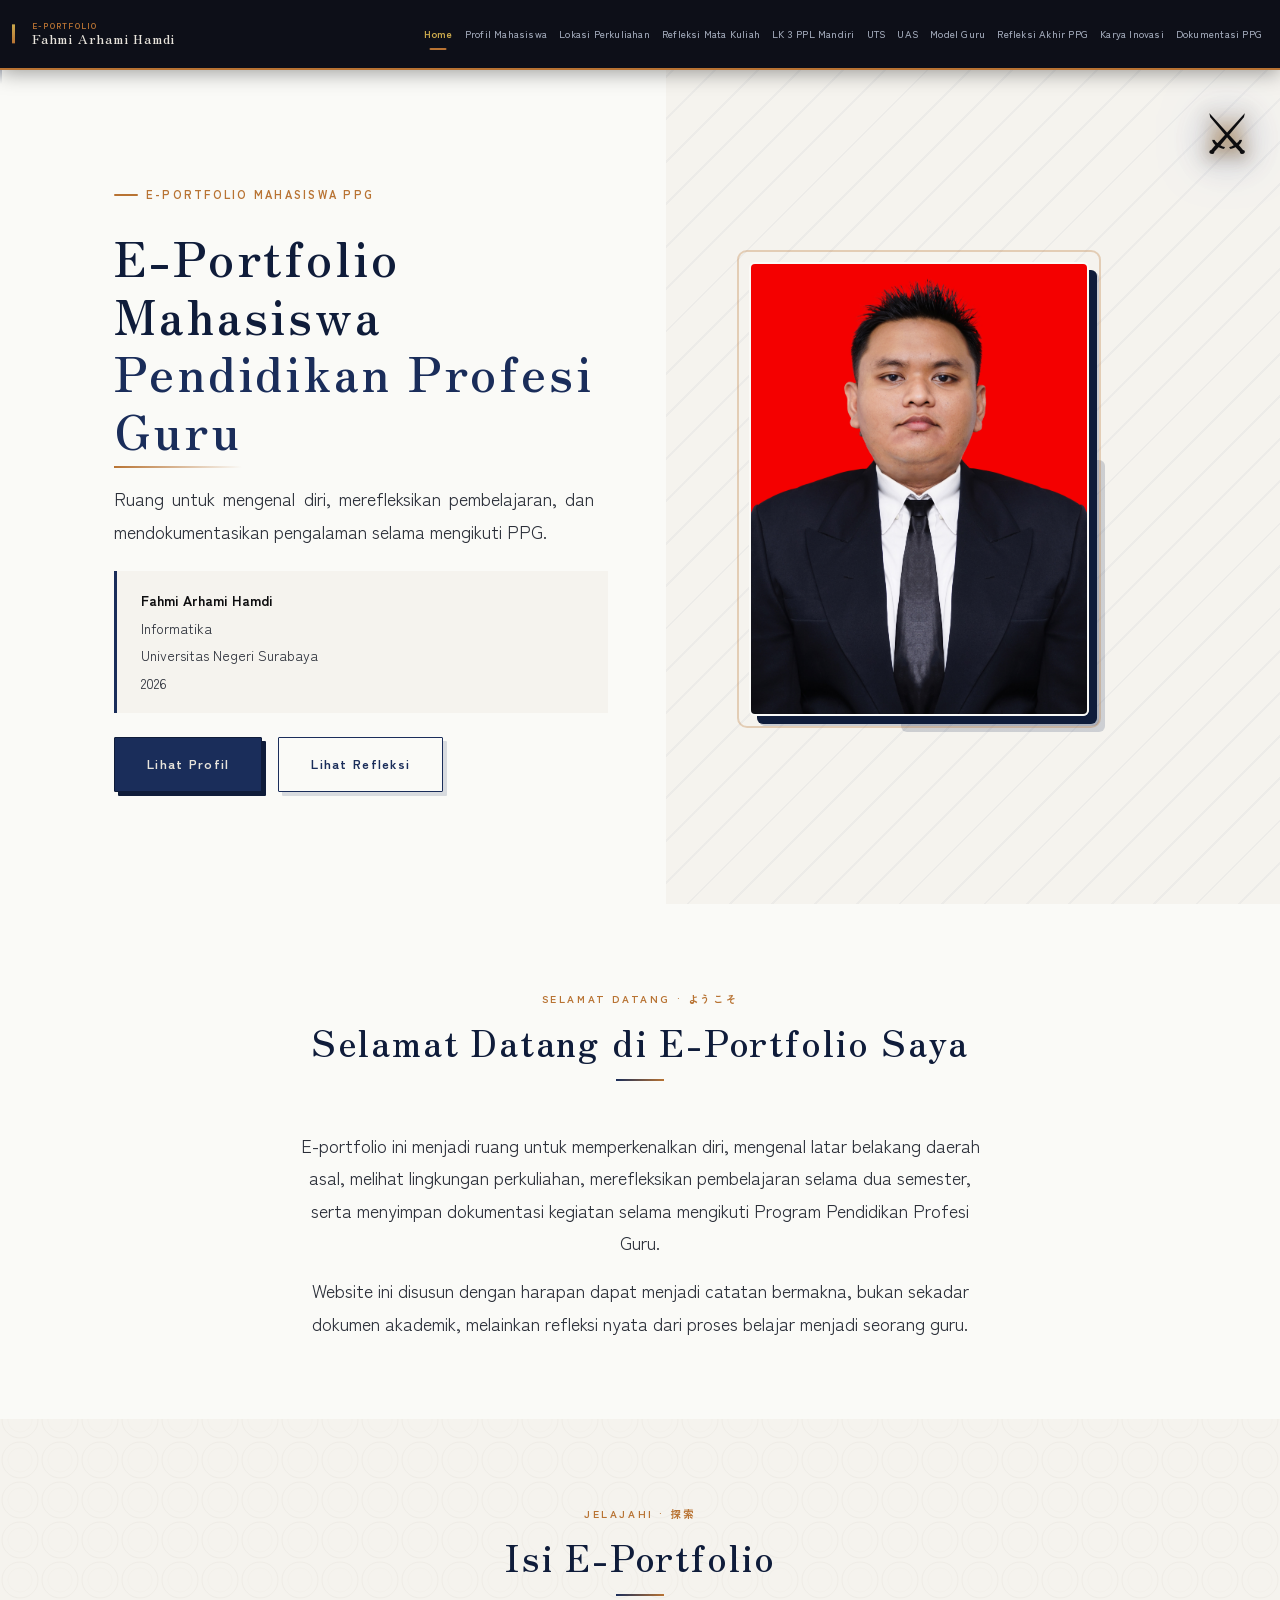
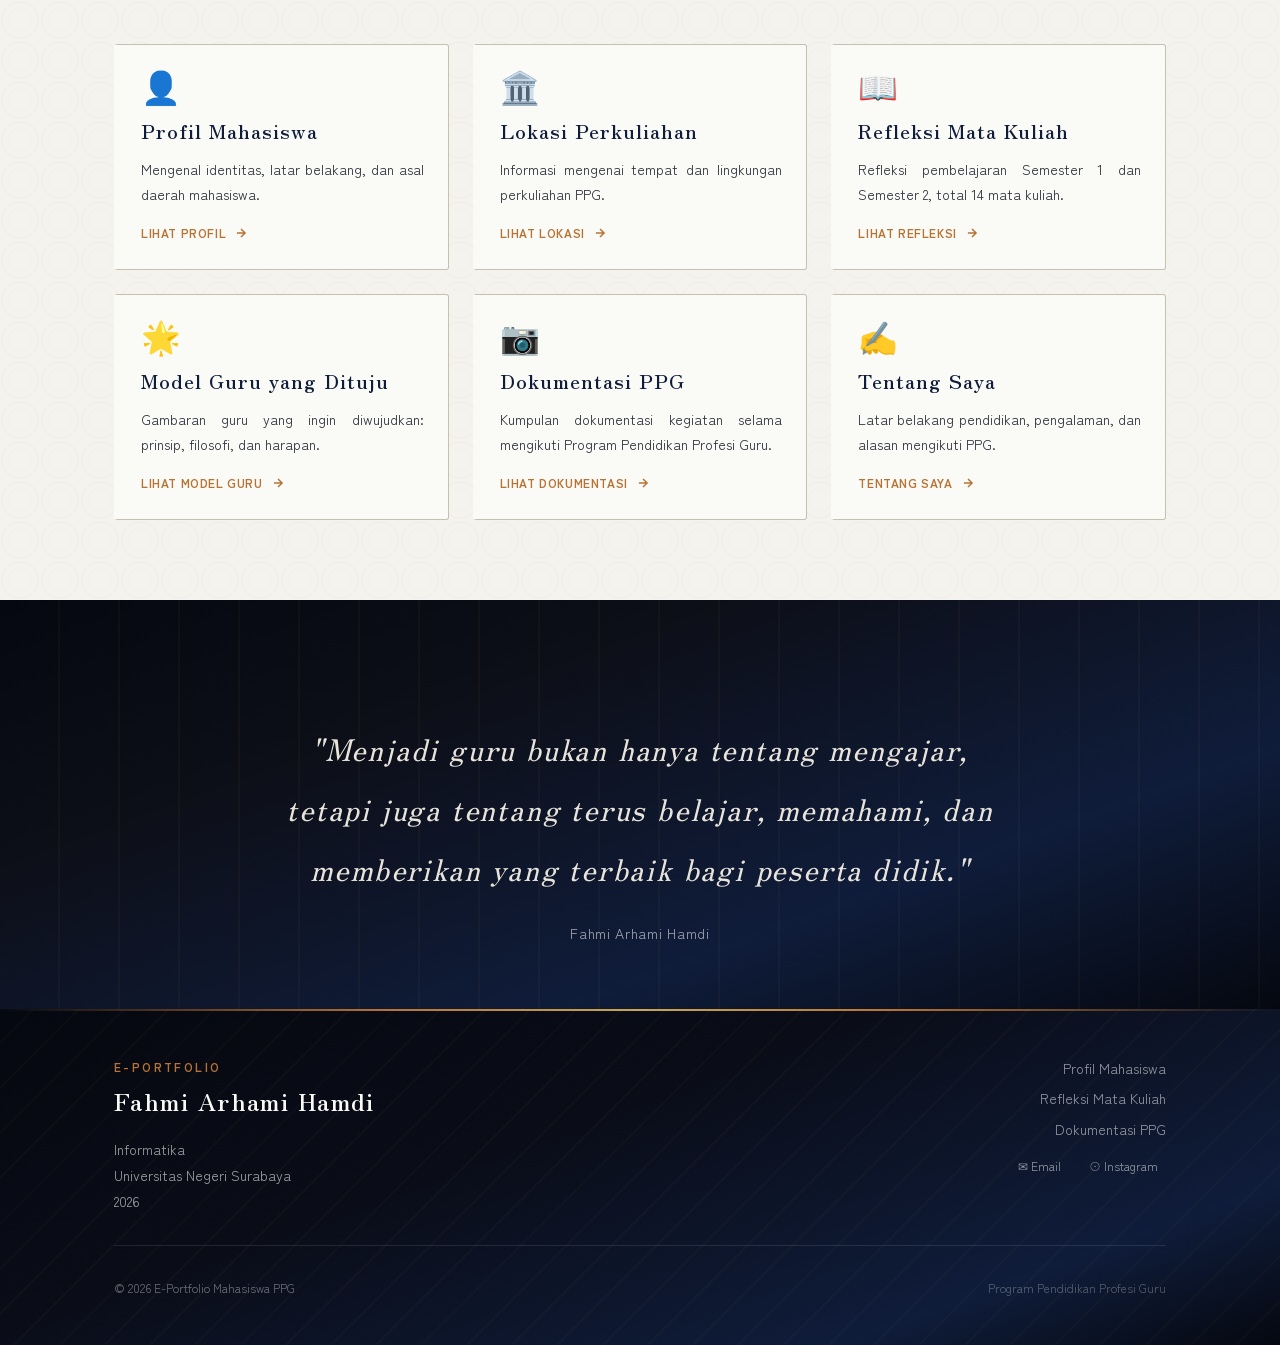
<file: index.html>
﻿<!DOCTYPE html>
<html lang="id">
<head>
  <meta charset="UTF-8" />
  <meta name="viewport" content="width=device-width, initial-scale=1.0" />
  <meta name="description" content="E-Portfolio Mahasiswa PPG — Ruang Refleksi dan Dokumentasi Akademik" />
  <title>E-Portfolio Mahasiswa PPG</title>
  <link rel="stylesheet" href="css/style.css" />
  <link rel="stylesheet" href="css/japan.css" />
  <link rel="preconnect" href="https://fonts.googleapis.com" />
  <link rel="preconnect" href="https://fonts.gstatic.com" crossorigin />
</head>
<body>

  <!-- ============================================================
       NAVBAR
  ============================================================ -->
  <header class="navbar" id="navbar" role="banner">
    <div class="navbar__inner">

      <a href="index.html" class="navbar__brand" aria-label="Beranda E-Portfolio PPG">
        <span class="navbar__brand-top">E-Portfolio</span>
        <span class="navbar__brand-name" id="navbar-name">Mahasiswa PPG</span>
      </a>

      <nav class="navbar__nav" role="navigation" aria-label="Navigasi Utama">
        <a href="index.html"        class="navbar__link active">Home</a>
        <a href="profil.html"       class="navbar__link">Profil Mahasiswa</a>
        <a href="lokasi.html"       class="navbar__link">Lokasi Perkuliahan</a>
        <a href="refleksi.html"     class="navbar__link">Refleksi Mata Kuliah</a>
        <a href="lk3.html"          class="navbar__link">LK 3 PPL Mandiri</a>
        <a href="uts.html"          class="navbar__link">UTS</a>
        <a href="uas.html"            class="navbar__link">UAS</a>
        <a href="model-guru.html"   class="navbar__link">Model Guru</a>
        <a href="refleksi-akhir.html" class="navbar__link">Refleksi Akhir PPG</a>
        <a href="karya-inovasi.html"   class="navbar__link">Karya Inovasi</a>
        <a href="dokumentasi.html"  class="navbar__link">Dokumentasi PPG</a>
      </nav>

      <button class="navbar__toggle" id="navToggle" aria-label="Buka menu" aria-expanded="false" aria-controls="navDrawer">
        <span></span>
        <span></span>
        <span></span>
      </button>

    </div>
  </header>

  <!-- Wave bar dekorasi Jepang -->
  <div class="jp-wave-bar" aria-hidden="true"></div>

  <!-- Mobile Drawer -->
  <nav class="navbar__drawer" id="navDrawer" role="navigation" aria-label="Menu Mobile">
    <a href="index.html"        class="navbar__link active">Home</a>
    <a href="profil.html"       class="navbar__link">Profil Mahasiswa</a>
    <a href="lokasi.html"       class="navbar__link">Lokasi Perkuliahan</a>
    <a href="refleksi.html"     class="navbar__link">Refleksi Mata Kuliah</a>
    <a href="lk3.html"          class="navbar__link">LK 3 PPL Mandiri</a>
    <a href="uts.html"          class="navbar__link">UTS</a>
        <a href="uas.html"            class="navbar__link">UAS</a>
    <a href="model-guru.html"   class="navbar__link">Model Guru</a>
        <a href="refleksi-akhir.html" class="navbar__link">Refleksi Akhir PPG</a>
    <a href="karya-inovasi.html"   class="navbar__link">Karya Inovasi</a>
        <a href="dokumentasi.html"  class="navbar__link">Dokumentasi PPG</a>
  </nav>

  <main id="main-content">

    <!-- ============================================================
         HERO SECTION
    ============================================================= -->
    <section class="hero" aria-label="Pengenalan">
      <!-- Ornamen samurai pojok -->
      <div class="hero__sakura-corner" aria-hidden="true">⚔</div>
      <div class="hero__inner">

        <div class="hero__content">
          <span class="hero__eyebrow fade-in">E-Portfolio Mahasiswa PPG</span>

          <h1 class="hero__title fade-up delay-1">
            E-Portfolio Mahasiswa<br>
            <span>Pendidikan Profesi Guru</span>
          </h1>

          <p class="hero__subtitle fade-up delay-2">
            Ruang untuk mengenal diri, merefleksikan pembelajaran, dan mendokumentasikan pengalaman selama mengikuti PPG.
          </p>

          <div class="hero__meta fade-up delay-3">
            <div class="hero__meta-item">
              <strong id="hero-nama">[ Nama Mahasiswa ]</strong>
            </div>
            <div class="hero__meta-item" id="hero-prodi">[ Bidang Studi ]</div>
            <div class="hero__meta-item" id="hero-univ">[ Universitas / LPTK ]</div>
            <div class="hero__meta-item" id="hero-tahun">[ Tahun PPG ]</div>
          </div>

          <div class="hero__actions fade-up delay-4">
            <a href="profil.html" class="btn btn--primary btn--lg">Lihat Profil</a>
            <a href="refleksi.html" class="btn btn--outline btn--lg">Lihat Refleksi</a>
          </div>
        </div>

        <div class="hero__visual fade-in delay-2">
          <div class="hero__photo-wrap">
            <div class="hero__photo-placeholder" id="hero-photo-wrap">
              <!-- Foto akan dimuat via JS -->
              <svg viewBox="0 0 24 24" fill="none" stroke="currentColor" stroke-width="1" aria-hidden="true">
                <path d="M20 21v-2a4 4 0 0 0-4-4H8a4 4 0 0 0-4 4v2"/>
                <circle cx="12" cy="7" r="4"/>
              </svg>
              <span>Foto Mahasiswa</span>
            </div>
          </div>
        </div>

      </div>
    </section>

    <!-- ============================================================
         PENGANTAR E-PORTFOLIO
    ============================================================ -->
    <section class="section section--white" aria-labelledby="pengantar-title">
      <div class="container">
        <div class="section-header fade-up">
          <span class="section-label">Selamat Datang · ようこそ</span>
          <h2 class="section-title" id="pengantar-title">Selamat Datang di E-Portfolio Saya</h2>
          <div class="divider"></div>
        </div>

        <div style="max-width: 680px; margin-inline: auto; text-align: center;" class="fade-up delay-2">
          <p style="font-size: var(--text-md); color: var(--color-text-secondary); line-height: var(--leading-loose);">
            E-portfolio ini menjadi ruang untuk memperkenalkan diri, mengenal latar belakang daerah asal,
            melihat lingkungan perkuliahan, merefleksikan pembelajaran selama dua semester, serta menyimpan
            dokumentasi kegiatan selama mengikuti Program Pendidikan Profesi Guru.
          </p>
          <p style="font-size: var(--text-md); color: var(--color-text-secondary); line-height: var(--leading-loose); margin-top: var(--space-4);">
            Website ini disusun dengan harapan dapat menjadi catatan bermakna, bukan sekadar dokumen
            akademik, melainkan refleksi nyata dari proses belajar menjadi seorang guru.
          </p>
        </div>
      </div>
    </section>

    <!-- ============================================================
         NAVIGASI CEPAT — 6 CARD
    ============================================================ -->
    <section class="section" aria-labelledby="navcard-title">
      <div class="container">
        <div class="section-header fade-up">
          <span class="section-label">Jelajahi · 探索</span>
          <h2 class="section-title" id="navcard-title">Isi E-Portfolio</h2>
          <div class="divider"></div>
        </div>

        <div class="grid-3" id="navcard-grid">
          <!-- Card 1: Profil Mahasiswa -->
          <a href="profil.html" class="card card--clickable fade-up delay-1" aria-label="Profil Mahasiswa">
            <div class="card__icon">👤</div>
            <h3 class="card__title">Profil Mahasiswa</h3>
            <p class="card__body">Mengenal identitas, latar belakang, dan asal daerah mahasiswa.</p>
            <span class="card__arrow">Lihat Profil <svg width="14" height="14" viewBox="0 0 24 24" fill="none" stroke="currentColor" stroke-width="2.5" aria-hidden="true"><path d="M5 12h14M12 5l7 7-7 7"/></svg></span>
          </a>

          <!-- Card 2: Lokasi Perkuliahan -->
          <a href="lokasi.html" class="card card--clickable fade-up delay-2" aria-label="Lokasi Perkuliahan">
            <div class="card__icon">🏛️</div>
            <h3 class="card__title">Lokasi Perkuliahan</h3>
            <p class="card__body">Informasi mengenai tempat dan lingkungan perkuliahan PPG.</p>
            <span class="card__arrow">Lihat Lokasi <svg width="14" height="14" viewBox="0 0 24 24" fill="none" stroke="currentColor" stroke-width="2.5" aria-hidden="true"><path d="M5 12h14M12 5l7 7-7 7"/></svg></span>
          </a>

          <!-- Card 3: Refleksi Mata Kuliah -->
          <a href="refleksi.html" class="card card--clickable fade-up delay-3" aria-label="Refleksi Mata Kuliah">
            <div class="card__icon">📖</div>
            <h3 class="card__title">Refleksi Mata Kuliah</h3>
            <p class="card__body">Refleksi pembelajaran Semester 1 dan Semester 2, total 14 mata kuliah.</p>
            <span class="card__arrow">Lihat Refleksi <svg width="14" height="14" viewBox="0 0 24 24" fill="none" stroke="currentColor" stroke-width="2.5" aria-hidden="true"><path d="M5 12h14M12 5l7 7-7 7"/></svg></span>
          </a>

          <!-- Card 4: Model Guru -->
          <a href="model-guru.html" class="card card--clickable fade-up delay-1" aria-label="Model Guru yang Dituju">
            <div class="card__icon">🌟</div>
            <h3 class="card__title">Model Guru yang Dituju</h3>
            <p class="card__body">Gambaran guru yang ingin diwujudkan: prinsip, filosofi, dan harapan.</p>
            <span class="card__arrow">Lihat Model Guru <svg width="14" height="14" viewBox="0 0 24 24" fill="none" stroke="currentColor" stroke-width="2.5" aria-hidden="true"><path d="M5 12h14M12 5l7 7-7 7"/></svg></span>
          </a>

          <!-- Card 5: Dokumentasi PPG -->
          <a href="dokumentasi.html" class="card card--clickable fade-up delay-2" aria-label="Dokumentasi PPG">
            <div class="card__icon">📷</div>
            <h3 class="card__title">Dokumentasi PPG</h3>
            <p class="card__body">Kumpulan dokumentasi kegiatan selama mengikuti Program Pendidikan Profesi Guru.</p>
            <span class="card__arrow">Lihat Dokumentasi <svg width="14" height="14" viewBox="0 0 24 24" fill="none" stroke="currentColor" stroke-width="2.5" aria-hidden="true"><path d="M5 12h14M12 5l7 7-7 7"/></svg></span>
          </a>

          <!-- Card 6: Tentang Saya -->
          <a href="profil.html#tentang-saya" class="card card--clickable fade-up delay-3" aria-label="Tentang Saya">
            <div class="card__icon">✍️</div>
            <h3 class="card__title">Tentang Saya</h3>
            <p class="card__body">Latar belakang pendidikan, pengalaman, dan alasan mengikuti PPG.</p>
            <span class="card__arrow">Tentang Saya <svg width="14" height="14" viewBox="0 0 24 24" fill="none" stroke="currentColor" stroke-width="2.5" aria-hidden="true"><path d="M5 12h14M12 5l7 7-7 7"/></svg></span>
          </a>
        </div>

      </div>
    </section>

    <!-- ============================================================
         QUOTE SECTION
    ============================================================ -->
    <section class="quote-section" aria-label="Kutipan inspirasi">
      <div class="quote-section__inner">
        <!-- Ornamen mon Jepang -->
        <div style="font-size:1.5rem; opacity:0.18; margin-bottom:var(--space-4); letter-spacing:0.6em;" aria-hidden="true">武 道 義</div>
        <p class="quote-section__text fade-up" id="home-quote">
          "Menjadi guru bukan hanya tentang mengajar, tetapi juga tentang terus belajar,
          memahami, dan memberikan yang terbaik bagi peserta didik."
        </p>
        <p class="quote-section__attr fade-up delay-2" id="home-quote-attr">E-Portfolio Mahasiswa PPG</p>
      </div>
    </section>

  </main>

  <!-- ============================================================
       FOOTER
  ============================================================ -->
  <footer class="footer" role="contentinfo">
    <div class="footer__inner">

      <div class="footer__brand">
        <span class="footer__brand-label">E-Portfolio</span>
        <span class="footer__brand-name" id="footer-nama">Mahasiswa PPG</span>
        <div class="footer__meta" style="margin-top: var(--space-3);">
          <span id="footer-prodi"></span>
          <span id="footer-univ"></span>
          <span id="footer-tahun"></span>
        </div>
      </div>

      <div style="display:flex; flex-direction:column; gap: var(--space-3); align-items: flex-end;">
        <nav aria-label="Tautan cepat footer" style="display:flex; flex-direction:column; gap: var(--space-2); align-items:flex-end;">
          <a href="profil.html"      style="font-size: var(--text-sm); color: rgba(255,255,255,0.55); transition: color var(--transition-fast);" onmouseover="this.style.color='#fff'" onmouseout="this.style.color='rgba(255,255,255,0.55)'">Profil Mahasiswa</a>
          <a href="refleksi.html"    style="font-size: var(--text-sm); color: rgba(255,255,255,0.55); transition: color var(--transition-fast);" onmouseover="this.style.color='#fff'" onmouseout="this.style.color='rgba(255,255,255,0.55)'">Refleksi Mata Kuliah</a>
          <a href="dokumentasi.html" style="font-size: var(--text-sm); color: rgba(255,255,255,0.55); transition: color var(--transition-fast);" onmouseover="this.style.color='#fff'" onmouseout="this.style.color='rgba(255,255,255,0.55)'">Dokumentasi PPG</a>
        </nav>
        <div class="footer__social" id="footer-social"></div>
      </div>

      <div class="footer__divider"></div>

      <div class="footer__bottom">
        <p class="footer__copyright" id="footer-copyright">© 2026 E-Portfolio Mahasiswa PPG</p>
        <p style="font-size: var(--text-xs); color: rgba(255,255,255,0.3);">Program Pendidikan Profesi Guru</p>
      </div>

    </div>
  </footer>

  <!-- Scripts -->
  <script src="js/data.js"></script>
  <script src="js/main.js"></script>
  <script src="js/sakura.js"></script>

  <!-- Inline init untuk halaman Home -->
  <script>
    document.addEventListener('DOMContentLoaded', function () {
      const p = DATA.profil;

      // Navbar brand name
      document.getElementById('navbar-name').textContent = p.namaLengkap || 'Mahasiswa PPG';

      // Hero
      document.getElementById('hero-nama').textContent      = p.namaLengkap  || '[ Nama Mahasiswa ]';
      document.getElementById('hero-prodi').textContent     = p.bidangStudi  || '[ Bidang Studi ]';
      document.getElementById('hero-univ').textContent      = p.universitas  || '[ Universitas / LPTK ]';
      document.getElementById('hero-tahun').textContent     = p.tahunPPG     || '[ Tahun PPG ]';

      // Hero foto
      const wrap = document.getElementById('hero-photo-wrap');
      if (p.fotoProfil && !p.fotoProfil.includes('[')) {
        wrap.outerHTML = `<img src="${p.fotoProfil}" alt="Foto ${p.namaLengkap}" class="hero__photo">`;
      }

      // Quote
      if (DATA.modelGuru && DATA.modelGuru.quote) {
        document.getElementById('home-quote').textContent = DATA.modelGuru.quote;
      }
      document.getElementById('home-quote-attr').textContent = p.namaLengkap || 'Mahasiswa PPG';

      // Footer
      document.getElementById('footer-nama').textContent      = p.namaLengkap || 'Mahasiswa PPG';
      document.getElementById('footer-prodi').textContent     = p.bidangStudi || '';
      document.getElementById('footer-univ').textContent      = p.universitas  || '';
      document.getElementById('footer-tahun').textContent     = p.tahunPPG     || '';
      document.getElementById('footer-copyright').textContent = '© ' + new Date().getFullYear() + ' E-Portfolio Mahasiswa PPG';

      // Footer social
      const socialWrap = document.getElementById('footer-social');
      if (p.email && !p.email.includes('[')) {
        const a = document.createElement('a');
        a.href    = 'https://mail.google.com/mail/?view=cm&to=' + p.email;
        a.target  = '_blank';
        a.rel     = 'noopener noreferrer';
        a.innerHTML = '✉ Email';
        socialWrap.appendChild(a);
      }
      if (p.instagram && !p.instagram.includes('[')) {
        const a = document.createElement('a');
        a.href = p.instagram;
        a.target = '_blank';
        a.rel = 'noopener noreferrer';
        a.textContent = '⊙ Instagram';
        socialWrap.appendChild(a);
      }
      if (p.linkedin && !p.linkedin.includes('[')) {
        const a = document.createElement('a');
        a.href = p.linkedin;
        a.target = '_blank';
        a.rel = 'noopener noreferrer';
        a.textContent = '⊞ LinkedIn';
        socialWrap.appendChild(a);
      }
    });
  </script>

</body>
</html>
</file>
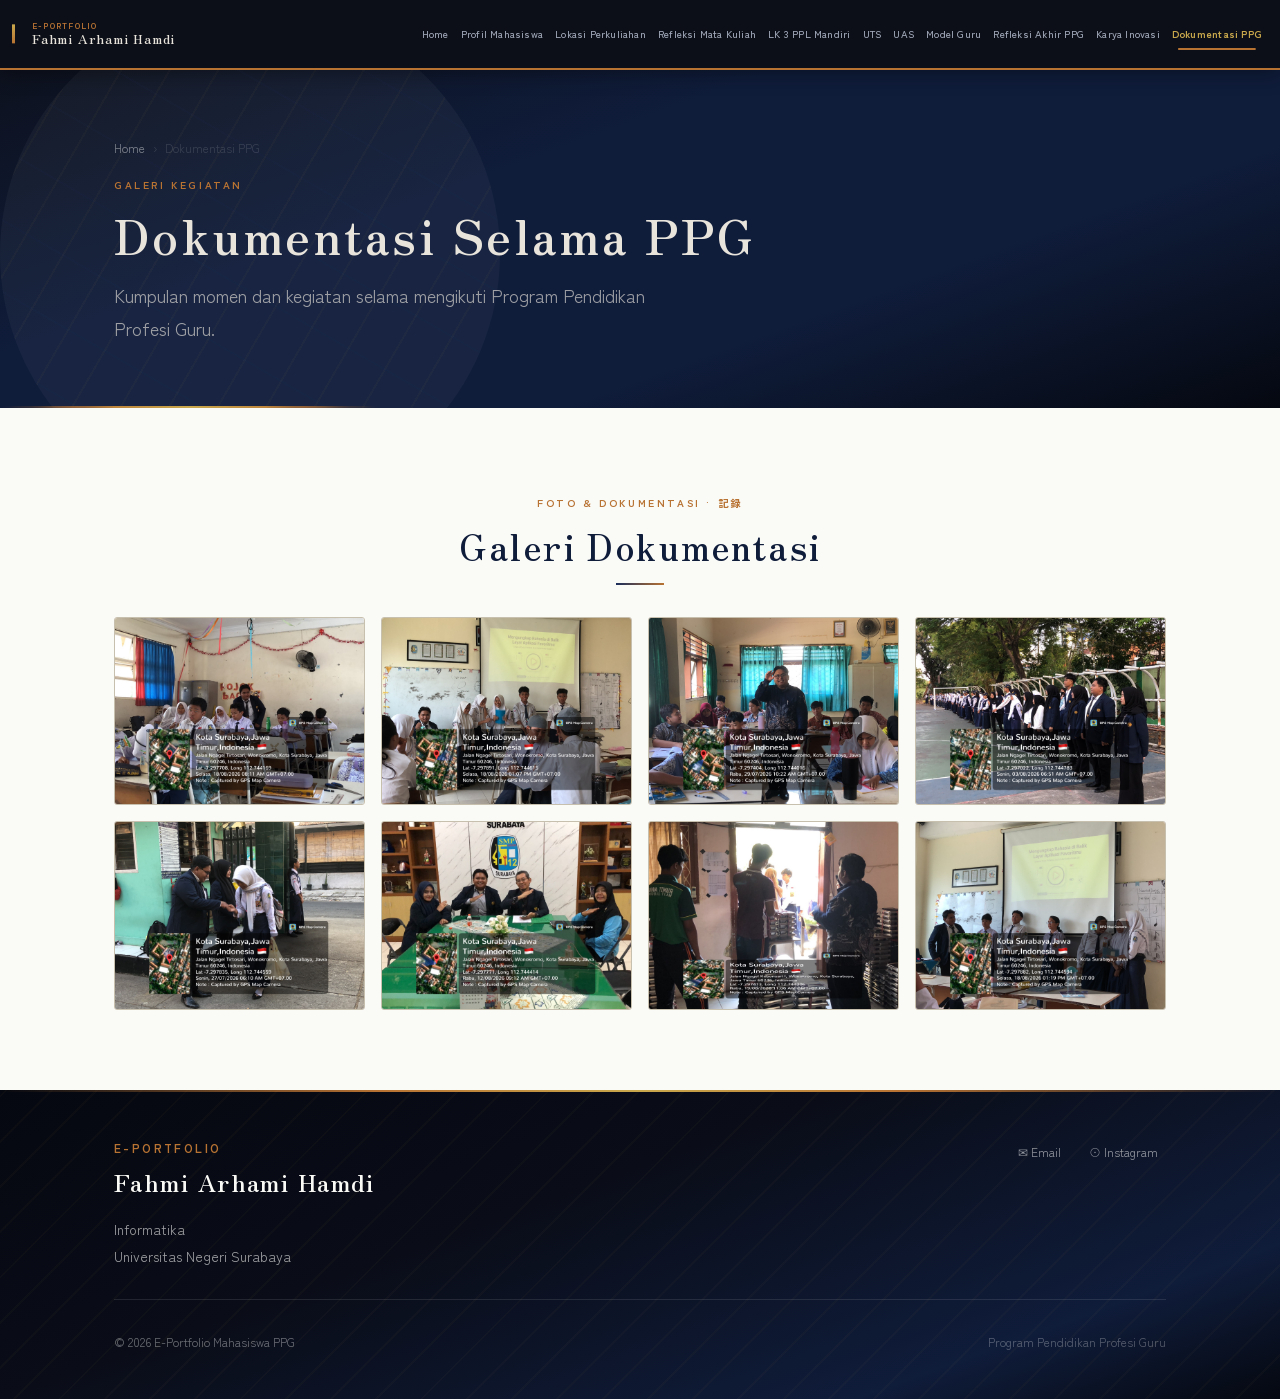
<file: dokumentasi.html>
﻿<!DOCTYPE html>
<html lang="id">
<head>
  <meta charset="UTF-8" />
  <meta name="viewport" content="width=device-width, initial-scale=1.0" />
  <meta name="description" content="Dokumentasi Kegiatan PPG — Galeri Foto Selama Program Pendidikan Profesi Guru" />
  <title>Dokumentasi PPG — E-Portfolio PPG</title>
  <link rel="stylesheet" href="css/style.css" />
  <link rel="stylesheet" href="css/japan.css" />
  <link rel="preconnect" href="https://fonts.googleapis.com" />
  <link rel="preconnect" href="https://fonts.gstatic.com" crossorigin />
</head>
<body>

  <!-- NAVBAR -->
  <header class="navbar" id="navbar" role="banner">
    <div class="navbar__inner">
      <a href="index.html" class="navbar__brand" aria-label="Beranda E-Portfolio PPG">
        <span class="navbar__brand-top">E-Portfolio</span>
        <span class="navbar__brand-name" id="navbar-name">Mahasiswa PPG</span>
      </a>
      <nav class="navbar__nav" role="navigation" aria-label="Navigasi Utama">
        <a href="index.html"        class="navbar__link">Home</a>
        <a href="profil.html"       class="navbar__link">Profil Mahasiswa</a>
        <a href="lokasi.html"       class="navbar__link">Lokasi Perkuliahan</a>
        <a href="refleksi.html"     class="navbar__link">Refleksi Mata Kuliah</a>
        <a href="lk3.html"          class="navbar__link">LK 3 PPL Mandiri</a>
        <a href="uts.html"          class="navbar__link">UTS</a>
        <a href="uas.html"            class="navbar__link">UAS</a>
        <a href="model-guru.html"   class="navbar__link">Model Guru</a>
        <a href="refleksi-akhir.html" class="navbar__link">Refleksi Akhir PPG</a>
        <a href="karya-inovasi.html"   class="navbar__link">Karya Inovasi</a>
        <a href="dokumentasi.html"  class="navbar__link active">Dokumentasi PPG</a>
      </nav>
      <button class="navbar__toggle" id="navToggle" aria-label="Buka menu" aria-expanded="false" aria-controls="navDrawer">
        <span></span><span></span><span></span>
      </button>
    </div>
  </header>

  <!-- Wave bar dekorasi Jepang -->
  <div class="jp-wave-bar" aria-hidden="true"></div>

  <nav class="navbar__drawer" id="navDrawer" role="navigation" aria-label="Menu Mobile">
    <a href="index.html"        class="navbar__link">Home</a>
    <a href="profil.html"       class="navbar__link">Profil Mahasiswa</a>
    <a href="lokasi.html"       class="navbar__link">Lokasi Perkuliahan</a>
    <a href="refleksi.html"     class="navbar__link">Refleksi Mata Kuliah</a>
    <a href="lk3.html"          class="navbar__link">LK 3 PPL Mandiri</a>
    <a href="uts.html"          class="navbar__link">UTS</a>
        <a href="uas.html"            class="navbar__link">UAS</a>
    <a href="model-guru.html"   class="navbar__link">Model Guru</a>
        <a href="refleksi-akhir.html" class="navbar__link">Refleksi Akhir PPG</a>
    <a href="karya-inovasi.html"   class="navbar__link">Karya Inovasi</a>
        <a href="dokumentasi.html"  class="navbar__link active">Dokumentasi PPG</a>
  </nav>

  <main id="main-content">

    <!-- PAGE HEADER -->
    <div class="page-header">
      <div class="page-header__inner">
        <nav class="page-header__breadcrumb" aria-label="Breadcrumb">
          <a href="index.html">Home</a>
          <span>›</span>
          <span>Dokumentasi PPG</span>
        </nav>
        <p class="page-header__label">Galeri Kegiatan</p>
        <h1 class="page-header__title">Dokumentasi Selama PPG</h1>
        <p class="page-header__subtitle">
          Kumpulan momen dan kegiatan selama mengikuti Program Pendidikan Profesi Guru.
        </p>
      </div>
    </div>

    <!-- ============================================================
         GALERI DOKUMENTASI
    ============================================================ -->
    <section class="section section--white" aria-labelledby="galeri-title">
      <div class="container">

        <div class="section-header fade-up" style="margin-bottom: var(--space-8);">
          <span class="section-label">Foto &amp; Dokumentasi · 記録</span>
          <h2 class="section-title" id="galeri-title">Galeri Dokumentasi</h2>
          <div class="divider"></div>
        </div>

        <!-- Gallery Grid -->
        <div class="gallery-grid fade-up delay-1" id="gallery-grid" role="list">
          <!-- Diisi via JS dari DATA.dokumentasi -->
        </div>

      </div>
    </section>

  </main>

  <!-- LIGHTBOX -->
  <div class="lightbox" id="lightbox" role="dialog" aria-modal="true" aria-label="Lihat foto" aria-hidden="true">
    <button class="lightbox__prev" id="lb-prev" aria-label="Foto sebelumnya" type="button">‹</button>
    <button class="lightbox__next" id="lb-next" aria-label="Foto berikutnya" type="button">›</button>
    <button class="lightbox__close" id="lb-close" aria-label="Tutup lightbox" type="button">✕</button>

    <div class="lightbox__img-only" id="lb-img-container">
      <!-- img dimuat via JS -->
    </div>
  </div>

  <!-- FOOTER -->
  <footer class="footer" role="contentinfo">
    <div class="footer__inner">
      <div class="footer__brand">
        <span class="footer__brand-label">E-Portfolio</span>
        <span class="footer__brand-name" id="footer-nama">Mahasiswa PPG</span>
        <div class="footer__meta" style="margin-top: var(--space-3);">
          <span id="footer-prodi"></span>
          <span id="footer-univ"></span>
        </div>
      </div>
      <div><div class="footer__social" id="footer-social"></div></div>
      <div class="footer__divider"></div>
      <div class="footer__bottom">
        <p class="footer__copyright" id="footer-copyright">© 2026 E-Portfolio Mahasiswa PPG</p>
        <p style="font-size: var(--text-xs); color: rgba(255,255,255,0.3);">Program Pendidikan Profesi Guru</p>
      </div>
    </div>
  </footer>

  <script src="js/data.js"></script>
  <script src="js/main.js"></script>
  <script src="js/sakura.js"></script>

  <script>
    document.addEventListener('DOMContentLoaded', function () {
      const p    = DATA.profil;
      const docs = DATA.dokumentasi;

      document.getElementById('navbar-name').textContent = p.namaLengkap || 'Mahasiswa PPG';

      // ── Bangun gallery grid ────────────────────────────────────
      const grid = document.getElementById('gallery-grid');
      if (grid && docs) {
        docs.forEach((item, i) => {
          const div = document.createElement('div');
          div.className  = 'gallery-item';
          div.dataset.category = item.kategori;
          div.dataset.index    = i;
          div.setAttribute('role', 'listitem');
          div.setAttribute('tabindex', '0');
          div.setAttribute('aria-label', item.judul || 'Foto dokumentasi');

          const isPlaceholder = !item.foto || item.foto.includes('[');
          if (isPlaceholder) {
            div.innerHTML = `
              <div class="gallery-placeholder">
                <span style="font-size:2.5rem; opacity:.35;">📷</span>
                <span>${item.judul || '[ Judul Kegiatan ]'}</span>
              </div>
            `;
          } else {
            div.innerHTML = `
              <img src="${item.foto}" alt="${item.judul || 'Dokumentasi PPG'}" loading="lazy" />
            `;
          }

          grid.appendChild(div);
        });
      }

      // Inisialisasi gallery & lightbox dilakukan di main.js

      // ── Footer ────────────────────────────────────────────────
      document.getElementById('footer-nama').textContent      = p.namaLengkap || 'Mahasiswa PPG';
      document.getElementById('footer-prodi').textContent     = p.bidangStudi  || '';
      document.getElementById('footer-univ').textContent      = p.universitas  || '';
      document.getElementById('footer-copyright').textContent =
        '© ' + new Date().getFullYear() + ' E-Portfolio Mahasiswa PPG';

      const social = document.getElementById('footer-social');
      if (p.email && !p.email.includes('[')) {
        const a = document.createElement('a');
        a.href = 'https://mail.google.com/mail/?view=cm&to=' + p.email; a.target = '_blank'; a.rel = 'noopener noreferrer'; a.innerHTML = '✉ Email'; social.appendChild(a);
      }
      if (p.instagram && !p.instagram.includes('[')) {
        const a = document.createElement('a');
        a.href = p.instagram; a.target = '_blank'; a.rel = 'noopener noreferrer';
        a.textContent = '⊙ Instagram'; social.appendChild(a);
      }
      if (p.linkedin && !p.linkedin.includes('[')) {
        const a = document.createElement('a');
        a.href = p.linkedin; a.target = '_blank'; a.rel = 'noopener noreferrer';
        a.textContent = '⊞ LinkedIn'; social.appendChild(a);
      }
    });
  </script>

</body>
</html>
</file>
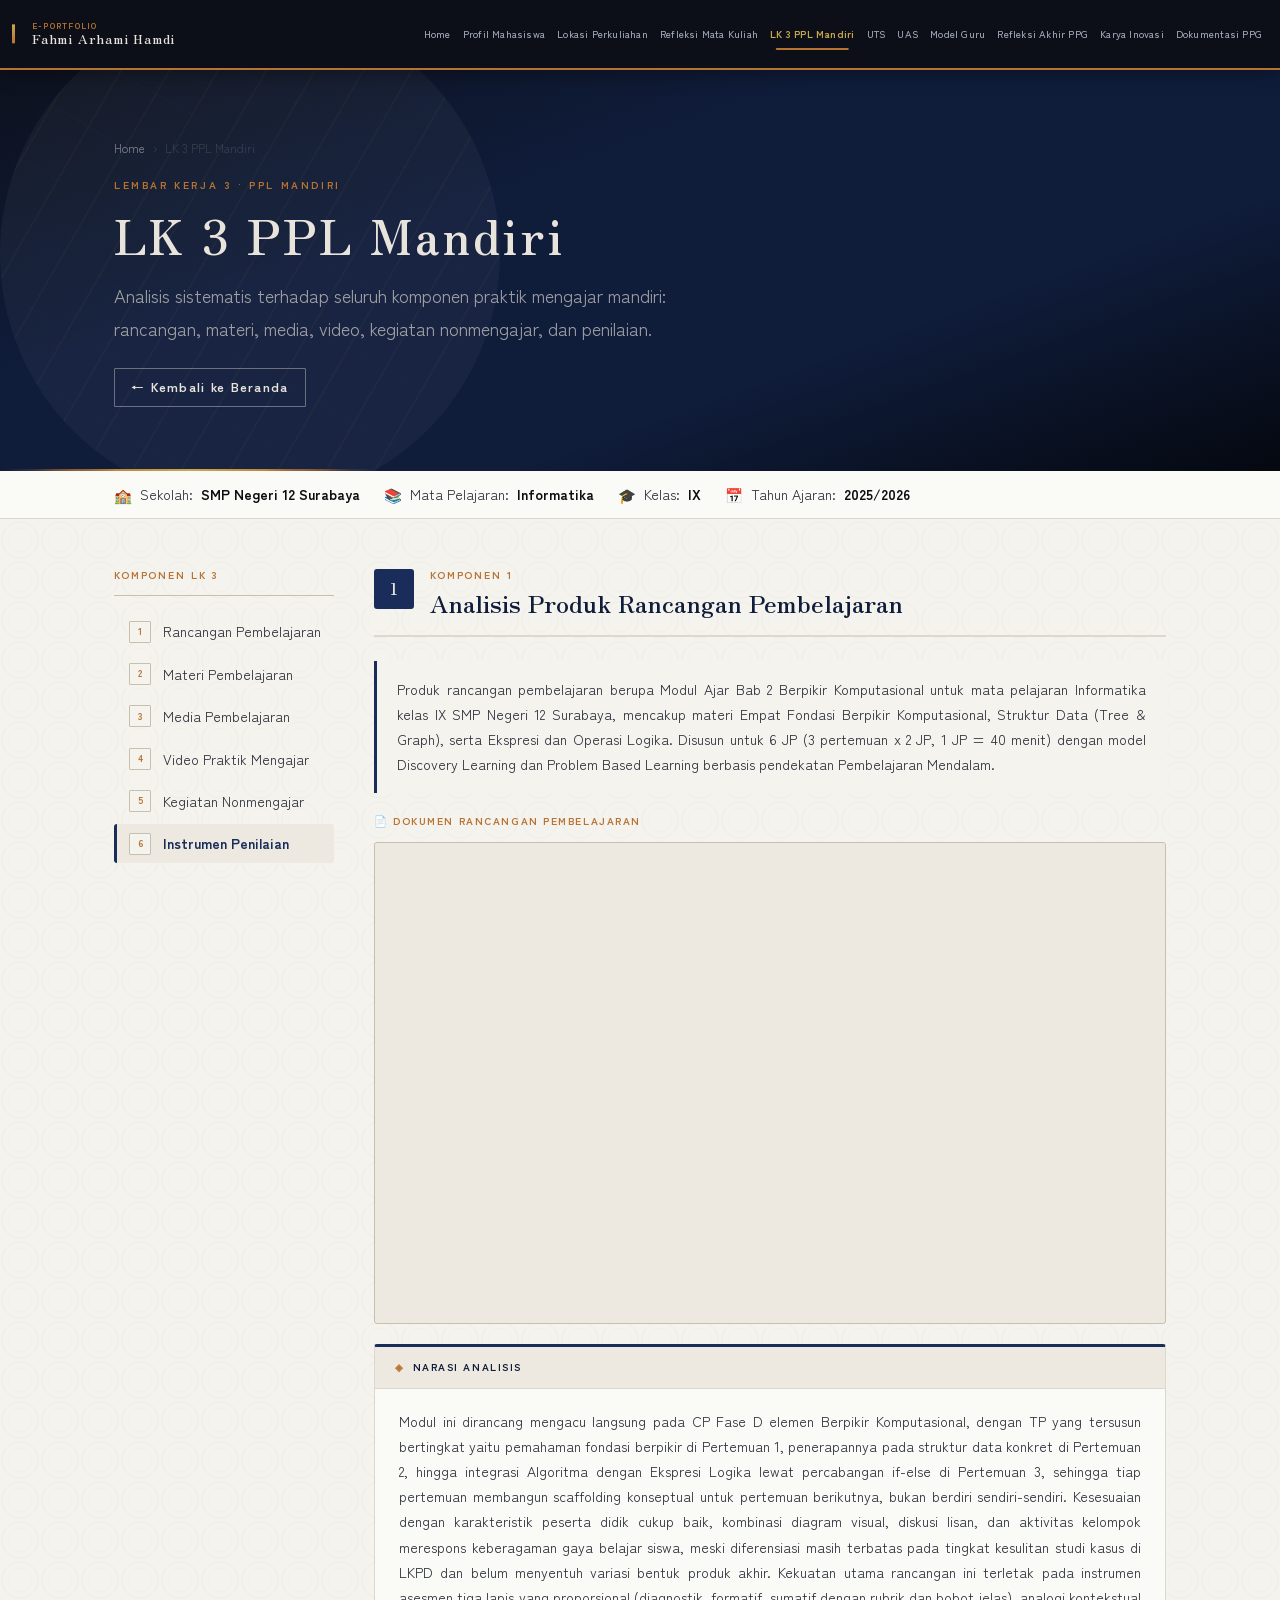
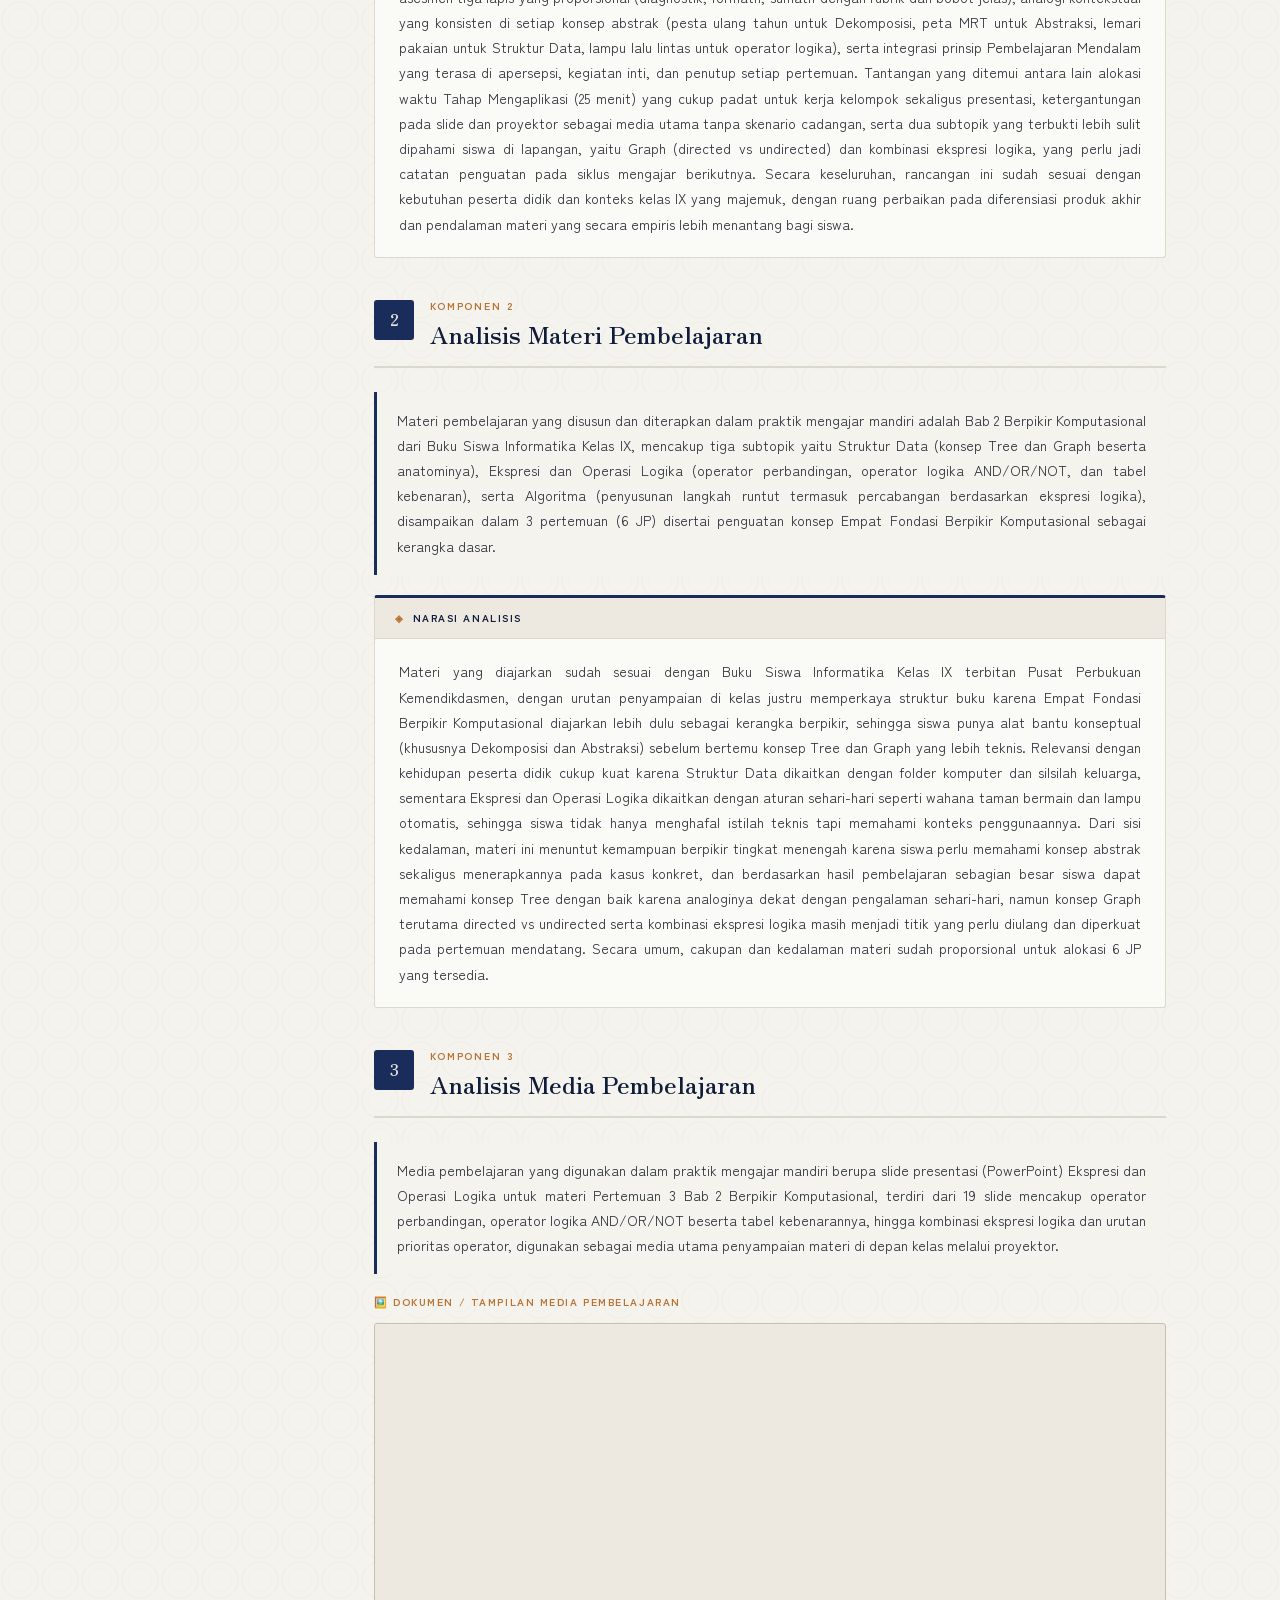
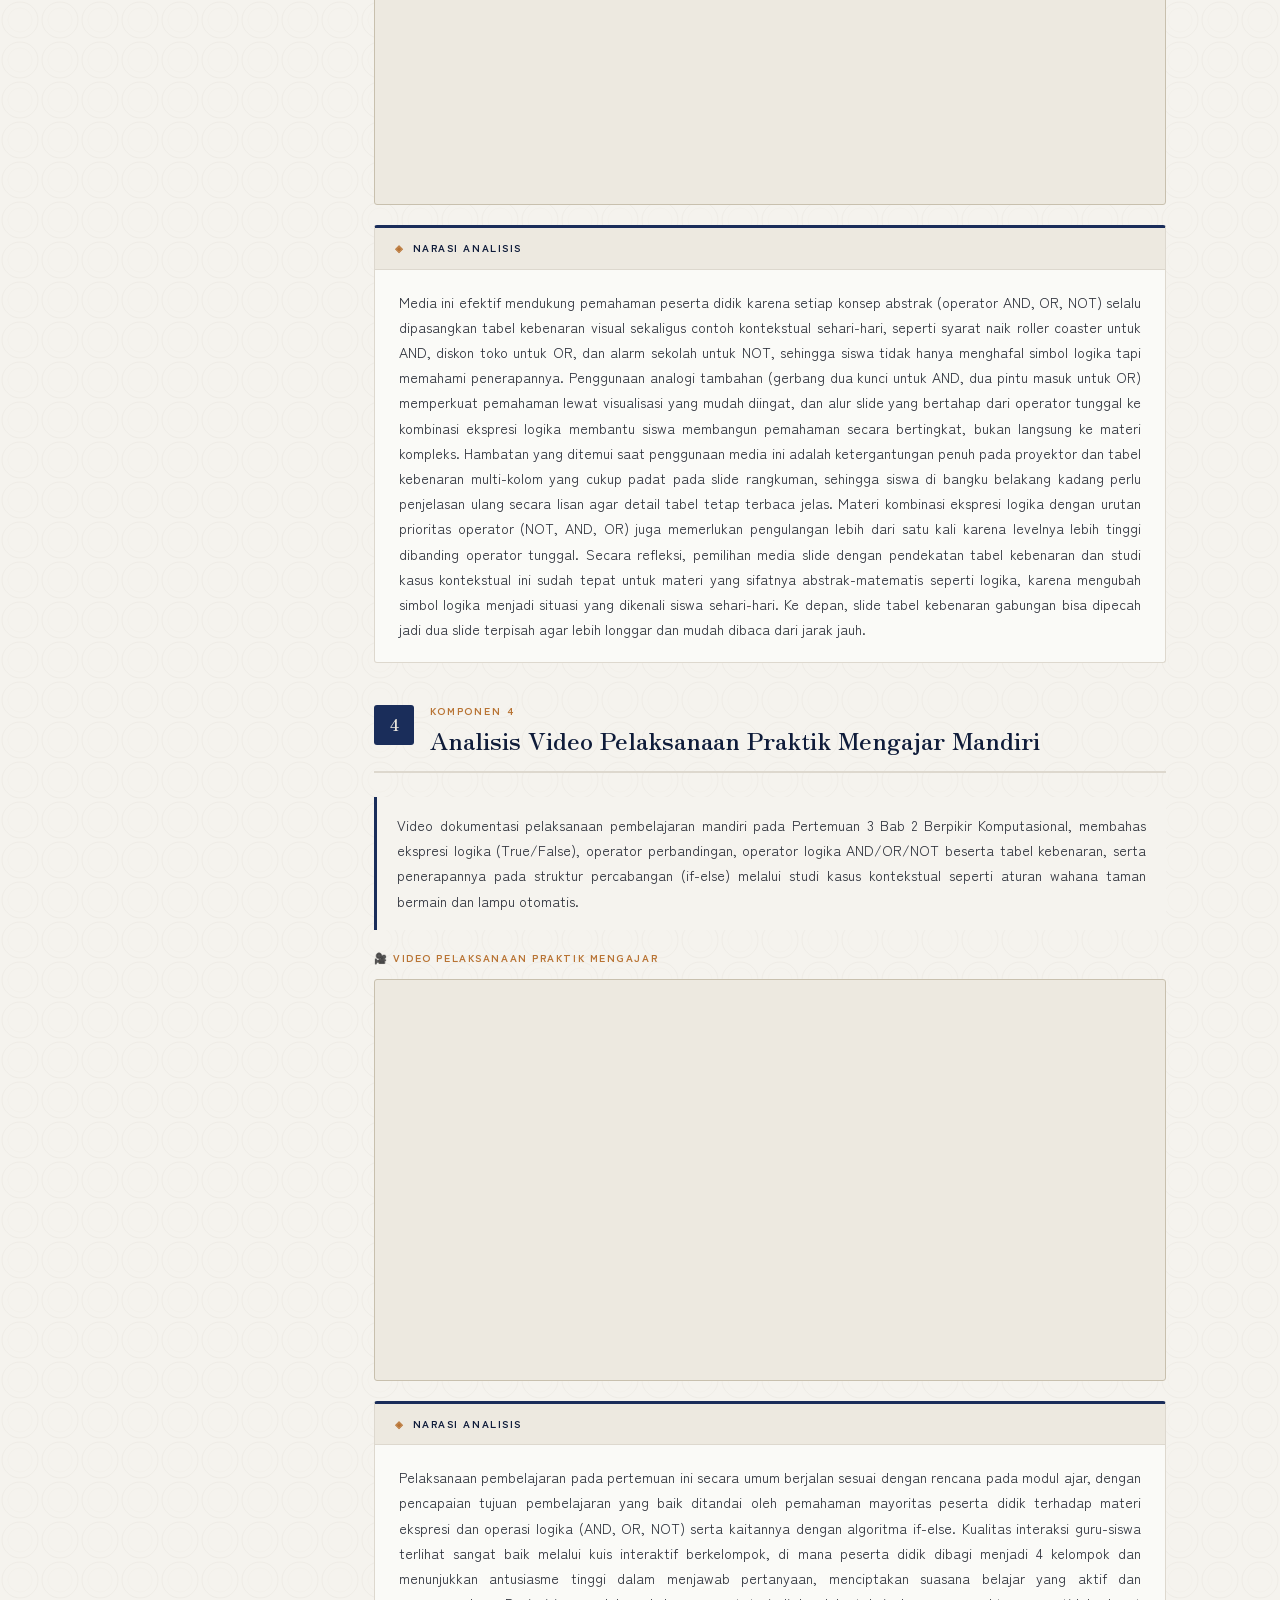
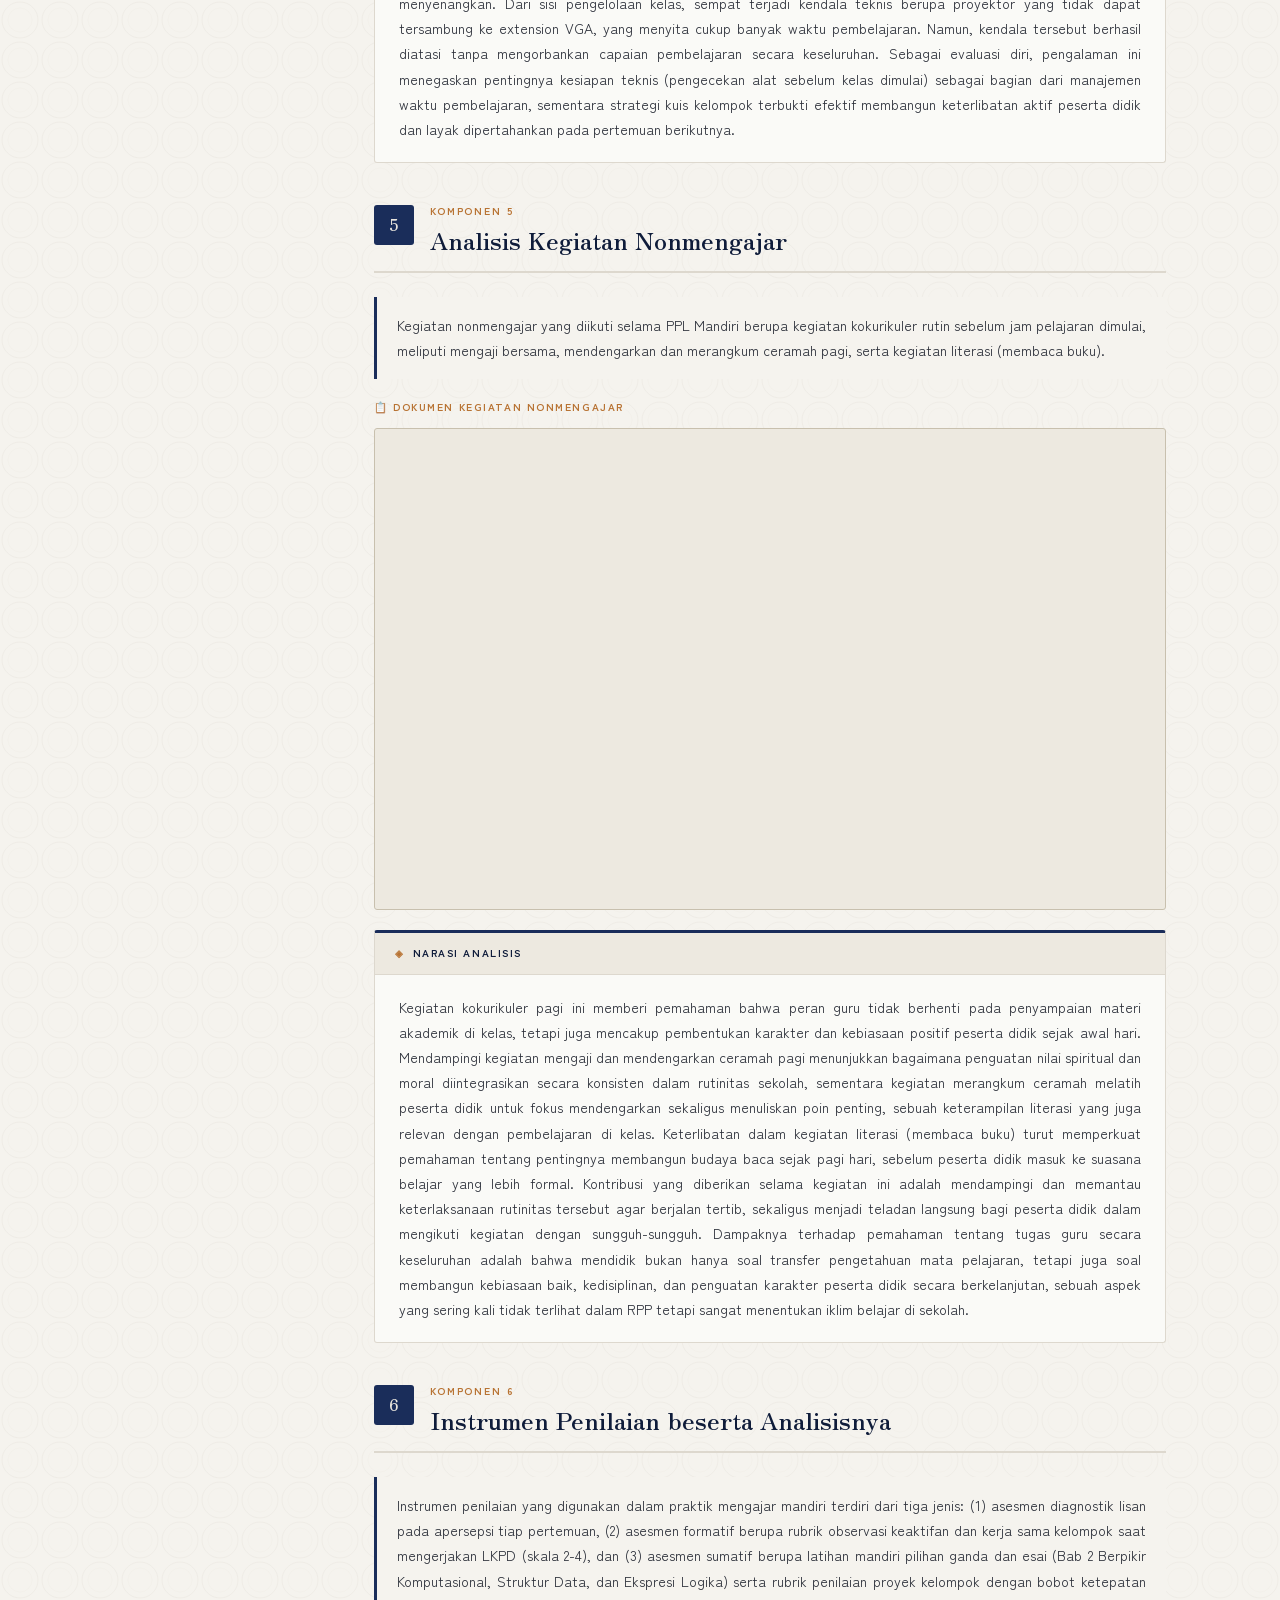
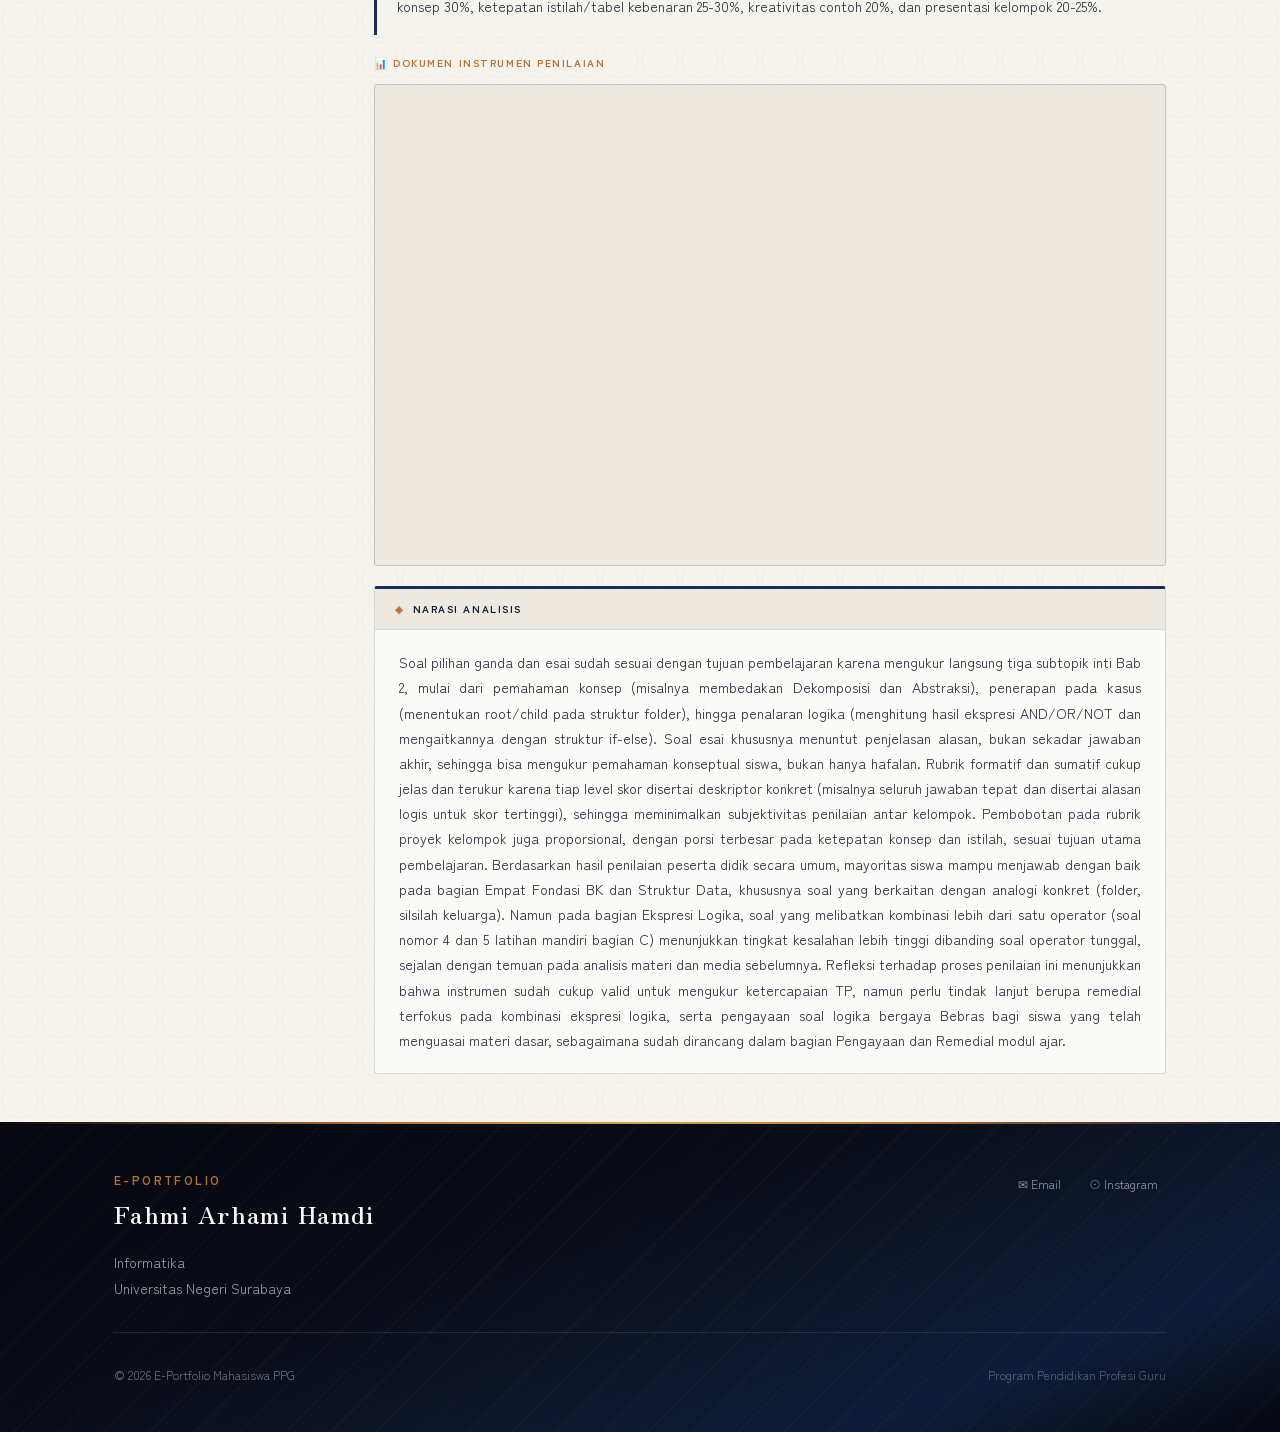
<file: lk3.html>
﻿<!DOCTYPE html>
<html lang="id">
<head>
  <meta charset="UTF-8" />
  <meta name="viewport" content="width=device-width, initial-scale=1.0" />
  <meta name="description" content="LK 3 PPL Mandiri — Analisis Praktik Mengajar Mandiri" />
  <title>LK 3 PPL Mandiri — E-Portfolio PPG</title>
  <link rel="stylesheet" href="css/style.css" />
  <link rel="stylesheet" href="css/japan.css" />
  <link rel="preconnect" href="https://fonts.googleapis.com" />
  <link rel="preconnect" href="https://fonts.gstatic.com" crossorigin />
  <style>
    /* ── SECTION NAV (sub-menu sticky kiri / top) ──────────── */
    .lk3-layout {
      display: grid;
      grid-template-columns: 220px 1fr;
      gap: var(--space-10);
      align-items: start;
      max-width: var(--container-max);
      margin-inline: auto;
      padding-inline: var(--container-pad);
      padding-block: var(--space-12);
    }

    /* Sidebar sub-nav */
    .lk3-sidenav {
      position: sticky;
      top: calc(var(--navbar-height) + 16px);
    }

    .lk3-sidenav__title {
      font-family: var(--font-sans);
      font-size: 0.65rem;
      font-weight: 700;
      letter-spacing: 0.18em;
      text-transform: uppercase;
      color: var(--color-accent);
      margin-bottom: var(--space-4);
      padding-bottom: var(--space-3);
      border-bottom: 1px solid var(--color-border);
    }

    .lk3-sidenav__list {
      display: flex;
      flex-direction: column;
      gap: var(--space-1);
    }

    .lk3-sidenav__link {
      display: flex;
      align-items: center;
      gap: var(--space-3);
      padding: var(--space-2) var(--space-3);
      border-radius: var(--radius-md);
      font-family: var(--font-sans);
      font-size: var(--text-sm);
      color: var(--color-text-secondary);
      text-decoration: none;
      transition: all 0.18s ease;
      border-left: 3px solid transparent;
    }

    .lk3-sidenav__link:hover {
      background-color: var(--color-bg-alt);
      color: var(--color-primary);
      border-left-color: var(--color-primary);
    }

    .lk3-sidenav__link.active {
      background-color: var(--color-bg-alt);
      color: var(--color-primary);
      border-left-color: var(--color-primary);
      font-weight: 600;
    }

    .lk3-sidenav__num {
      flex-shrink: 0;
      width: 22px;
      height: 22px;
      border-radius: var(--radius-sm);
      background: var(--color-bg);
      border: 1px solid var(--color-border);
      display: flex;
      align-items: center;
      justify-content: center;
      font-size: 0.6rem;
      font-weight: 700;
      color: var(--color-accent);
    }

    /* ── SECTION CARD ───────────────────────────────────────── */
    .lk3-content {
      display: flex;
      flex-direction: column;
      gap: var(--space-10);
    }

    .lk3-section {
      scroll-margin-top: calc(var(--navbar-height) + 24px);
    }

    .lk3-section__header {
      display: flex;
      align-items: flex-start;
      gap: var(--space-4);
      margin-bottom: var(--space-6);
      padding-bottom: var(--space-4);
      border-bottom: 2px solid var(--color-border-light);
    }

    .lk3-section__badge {
      flex-shrink: 0;
      width: 40px;
      height: 40px;
      border-radius: var(--radius-md);
      background: var(--color-primary);
      color: #E8E4DC;
      display: flex;
      align-items: center;
      justify-content: center;
      font-family: var(--font-serif);
      font-size: 1rem;
      font-weight: 700;
      margin-top: 2px;
    }

    .lk3-section__titles { flex: 1; }

    .lk3-section__label {
      font-family: var(--font-sans);
      font-size: 0.65rem;
      font-weight: 700;
      letter-spacing: 0.18em;
      text-transform: uppercase;
      color: var(--color-accent);
      margin-bottom: var(--space-1);
    }

    .lk3-section__title {
      font-family: var(--font-serif);
      font-size: var(--text-xl);
      font-weight: 700;
      color: var(--color-primary-dark);
      line-height: 1.3;
    }

    /* ── DESKRIPSI ──────────────────────────────────────────── */
    .lk3-desc {
      background: var(--color-bg);
      border-left: 3px solid var(--color-primary);
      border-radius: 0 var(--radius-md) var(--radius-md) 0;
      padding: var(--space-4) var(--space-5);
      font-size: var(--text-sm);
      color: var(--color-text-secondary);
      line-height: 1.8;
      margin-bottom: var(--space-5);
      text-align: justify;
      text-justify: inter-word;
    }

    /* ── EMBED BOX ──────────────────────────────────────────── */
    .lk3-embed {
      margin-bottom: var(--space-5);
    }

    .lk3-embed__label {
      font-family: var(--font-sans);
      font-size: 0.65rem;
      font-weight: 700;
      letter-spacing: 0.15em;
      text-transform: uppercase;
      color: var(--color-accent);
      margin-bottom: var(--space-3);
    }

    .lk3-embed__frame {
      width: 100%;
      border-radius: var(--radius-md);
      border: 1px solid var(--color-border);
      overflow: hidden;
      background: var(--color-bg-alt);
    }

    .lk3-embed__frame iframe {
      width: 100%;
      height: 480px;
      border: none;
      display: block;
    }

    .lk3-embed__video iframe {
      height: 400px;
    }

    .lk3-embed__placeholder {
      height: 200px;
      display: flex;
      flex-direction: column;
      align-items: center;
      justify-content: center;
      gap: var(--space-3);
      color: var(--color-text-muted);
      font-size: var(--text-sm);
      text-align: center;
      padding: var(--space-6);
    }

    .lk3-embed__placeholder-icon {
      font-size: 2.5rem;
      opacity: 0.35;
    }

    .lk3-embed__placeholder-hint {
      font-size: var(--text-xs);
      color: var(--color-text-light);
      font-family: var(--font-sans);
      background: var(--color-bg);
      padding: var(--space-2) var(--space-4);
      border-radius: var(--radius-full);
      border: 1px dashed var(--color-border);
    }

    /* ── ANALISIS BOX ───────────────────────────────────────── */
    .lk3-analisis {
      background: var(--color-white);
      border: 1px solid var(--color-border-light);
      border-top: 3px solid var(--color-primary);
      border-radius: var(--radius-md);
      overflow: hidden;
    }

    .lk3-analisis__header {
      display: flex;
      align-items: center;
      gap: var(--space-2);
      padding: var(--space-3) var(--space-5);
      background: var(--color-bg-alt);
      border-bottom: 1px solid var(--color-border-light);
      font-family: var(--font-sans);
      font-size: 0.65rem;
      font-weight: 700;
      letter-spacing: 0.15em;
      text-transform: uppercase;
      color: var(--color-primary-dark);
    }

    .lk3-analisis__icon { color: var(--color-accent); }

    .lk3-analisis__body {
      padding: var(--space-5) var(--space-6);
      font-size: var(--text-sm);
      color: var(--color-text-secondary);
      line-height: 1.8;
      white-space: pre-line;
      text-align: justify;
      text-justify: inter-word;
    }

    .lk3-analisis__body.placeholder {
      color: var(--color-text-light);
      font-style: italic;
    }

    /* ── INFO SEKOLAH (di bawah page-header) ────────────────── */
    .lk3-meta-bar {
      background: var(--color-white);
      border-bottom: 1px solid var(--color-border-light);
      padding-block: var(--space-3);
    }

    .lk3-meta-bar__inner {
      max-width: var(--container-max);
      margin-inline: auto;
      padding-inline: var(--container-pad);
      display: flex;
      flex-wrap: wrap;
      gap: var(--space-6);
      align-items: center;
    }

    .lk3-meta-item {
      display: flex;
      align-items: center;
      gap: var(--space-2);
      font-size: var(--text-sm);
      color: var(--color-text-secondary);
    }

    .lk3-meta-item__icon { color: var(--color-accent); font-size: 0.9rem; }
    .lk3-meta-item__val  { font-weight: 600; color: var(--color-text); }

    /* ── RESPONSIVE ─────────────────────────────────────────── */
    @media (max-width: 1024px) {
      .lk3-layout { grid-template-columns: 1fr; }
      .lk3-sidenav { position: static; }
      .lk3-sidenav__list { flex-direction: row; flex-wrap: wrap; gap: var(--space-2); }
      .lk3-sidenav__link { border-left: none; border-bottom: 2px solid transparent; border-radius: var(--radius-sm); }
      .lk3-sidenav__link:hover,
      .lk3-sidenav__link.active { border-left: none; border-bottom-color: var(--color-primary); }
    }

    @media (max-width: 768px) {
      .lk3-meta-bar__inner { gap: var(--space-4); }
      .lk3-embed__frame iframe { height: 320px; }
    }
  </style>
</head>
<body>

  <!-- NAVBAR -->
  <header class="navbar" id="navbar" role="banner">
    <div class="navbar__inner">
      <a href="index.html" class="navbar__brand" aria-label="Beranda E-Portfolio PPG">
        <span class="navbar__brand-top">E-Portfolio</span>
        <span class="navbar__brand-name" id="navbar-name">Mahasiswa PPG</span>
      </a>
      <nav class="navbar__nav" role="navigation" aria-label="Navigasi Utama">
        <a href="index.html"        class="navbar__link">Home</a>
        <a href="profil.html"       class="navbar__link">Profil Mahasiswa</a>
        <a href="lokasi.html"       class="navbar__link">Lokasi Perkuliahan</a>
        <a href="refleksi.html"     class="navbar__link">Refleksi Mata Kuliah</a>
        <a href="lk3.html"          class="navbar__link active">LK 3 PPL Mandiri</a>
        <a href="uts.html"          class="navbar__link">UTS</a>
        <a href="uas.html"            class="navbar__link">UAS</a>
        <a href="model-guru.html"   class="navbar__link">Model Guru</a>
        <a href="refleksi-akhir.html" class="navbar__link">Refleksi Akhir PPG</a>
        <a href="karya-inovasi.html"   class="navbar__link">Karya Inovasi</a>
        <a href="dokumentasi.html"  class="navbar__link">Dokumentasi PPG</a>
      </nav>
      <button class="navbar__toggle" id="navToggle" aria-label="Buka menu" aria-expanded="false" aria-controls="navDrawer">
        <span></span><span></span><span></span>
      </button>
    </div>
  </header>

  <div class="jp-wave-bar" aria-hidden="true"></div>

  <nav class="navbar__drawer" id="navDrawer" role="navigation" aria-label="Menu Mobile">
    <a href="index.html"        class="navbar__link">Home</a>
    <a href="profil.html"       class="navbar__link">Profil Mahasiswa</a>
    <a href="lokasi.html"       class="navbar__link">Lokasi Perkuliahan</a>
    <a href="refleksi.html"     class="navbar__link">Refleksi Mata Kuliah</a>
    <a href="lk3.html"          class="navbar__link active">LK 3 PPL Mandiri</a>
    <a href="uts.html"          class="navbar__link">UTS</a>
        <a href="uas.html"            class="navbar__link">UAS</a>
    <a href="model-guru.html"   class="navbar__link">Model Guru</a>
        <a href="refleksi-akhir.html" class="navbar__link">Refleksi Akhir PPG</a>
    <a href="karya-inovasi.html"   class="navbar__link">Karya Inovasi</a>
        <a href="dokumentasi.html"  class="navbar__link">Dokumentasi PPG</a>
  </nav>

  <main id="main-content">

    <!-- PAGE HEADER -->
    <div class="page-header">
      <div class="page-header__inner">
        <nav class="page-header__breadcrumb" aria-label="Breadcrumb">
          <a href="index.html">Home</a>
          <span>›</span>
          <span>LK 3 PPL Mandiri</span>
        </nav>
        <p class="page-header__label">Lembar Kerja 3 · PPL Mandiri</p>
        <h1 class="page-header__title">LK 3 PPL Mandiri</h1>
        <p class="page-header__subtitle">
          Analisis sistematis terhadap seluruh komponen praktik mengajar mandiri:
          rancangan, materi, media, video, kegiatan nonmengajar, dan penilaian.
        </p>
        <div style="margin-top: var(--space-6);">
          <a href="index.html" class="btn btn--outline btn--sm" style="color:#E8E4DC; border-color:rgba(232,228,220,0.4);">
            ← Kembali ke Beranda
          </a>
        </div>
      </div>
    </div>

    <!-- META BAR -->
    <div class="lk3-meta-bar" id="lk3-meta-bar">
      <div class="lk3-meta-bar__inner">
        <div class="lk3-meta-item">
          <span class="lk3-meta-item__icon">🏫</span>
          <span>Sekolah:</span>
          <span class="lk3-meta-item__val" id="meta-sekolah">SMP Negeri 12 Surabaya</span>
        </div>
        <div class="lk3-meta-item">
          <span class="lk3-meta-item__icon">📚</span>
          <span>Mata Pelajaran:</span>
          <span class="lk3-meta-item__val" id="meta-mapel">Informatika</span>
        </div>
        <div class="lk3-meta-item">
          <span class="lk3-meta-item__icon">🎓</span>
          <span>Kelas:</span>
          <span class="lk3-meta-item__val" id="meta-kelas">IX</span>
        </div>
        <div class="lk3-meta-item">
          <span class="lk3-meta-item__icon">📅</span>
          <span>Tahun Ajaran:</span>
          <span class="lk3-meta-item__val" id="meta-tahun">2025/2026</span>
        </div>
      </div>
    </div>

    <!-- MAIN LAYOUT -->
    <div class="lk3-layout">

      <!-- SIDEBAR SUB-NAV -->
      <aside class="lk3-sidenav fade-up" aria-label="Sub-navigasi LK 3">
        <div class="lk3-sidenav__title">Komponen LK 3</div>
        <ul class="lk3-sidenav__list" role="list">
          <li>
            <a href="#rancangan" class="lk3-sidenav__link active">
              <span class="lk3-sidenav__num">1</span>
              Rancangan Pembelajaran
            </a>
          </li>
          <li>
            <a href="#materi" class="lk3-sidenav__link">
              <span class="lk3-sidenav__num">2</span>
              Materi Pembelajaran
            </a>
          </li>
          <li>
            <a href="#media" class="lk3-sidenav__link">
              <span class="lk3-sidenav__num">3</span>
              Media Pembelajaran
            </a>
          </li>
          <li>
            <a href="#video" class="lk3-sidenav__link">
              <span class="lk3-sidenav__num">4</span>
              Video Praktik Mengajar
            </a>
          </li>
          <li>
            <a href="#nonmengajar" class="lk3-sidenav__link">
              <span class="lk3-sidenav__num">5</span>
              Kegiatan Nonmengajar
            </a>
          </li>
          <li>
            <a href="#penilaian" class="lk3-sidenav__link">
              <span class="lk3-sidenav__num">6</span>
              Instrumen Penilaian
            </a>
          </li>
        </ul>
      </aside>

      <!-- KONTEN UTAMA -->
      <div class="lk3-content">

        <!-- ── 1. RANCANGAN PEMBELAJARAN ──────────────────── -->
        <section class="lk3-section fade-up delay-1" id="rancangan" aria-labelledby="title-rancangan">
          <div class="lk3-section__header">
            <div class="lk3-section__badge">1</div>
            <div class="lk3-section__titles">
              <div class="lk3-section__label">Komponen 1</div>
              <h2 class="lk3-section__title" id="title-rancangan">
                Analisis Produk Rancangan Pembelajaran
              </h2>
            </div>
          </div>

          <p class="lk3-desc" id="desc-rancangan"></p>

          <div class="lk3-embed" id="embed-rancangan">
            <div class="lk3-embed__label">📄 Dokumen Rancangan Pembelajaran</div>
            <div class="lk3-embed__frame" id="frame-rancangan">
              <div class="lk3-embed__placeholder">
                <span class="lk3-embed__placeholder-icon">📄</span>
                <span>Dokumen belum tersedia</span>
                <span class="lk3-embed__placeholder-hint">
                  Isi <code>DATA.lk3.rancangan.linkDokumen</code> dengan link Google Drive, URL PDF, gambar (jpg/png), atau file PowerPoint
                </span>
              </div>
            </div>
          </div>

          <div class="lk3-analisis">
            <div class="lk3-analisis__header">
              <span class="lk3-analisis__icon">◈</span>
              Narasi Analisis
            </div>
            <div class="lk3-analisis__body" id="analisis-rancangan"></div>
          </div>
        </section>

        <!-- ── 2. MATERI PEMBELAJARAN ─────────────────────── -->
        <section class="lk3-section fade-up" id="materi" aria-labelledby="title-materi">
          <div class="lk3-section__header">
            <div class="lk3-section__badge">2</div>
            <div class="lk3-section__titles">
              <div class="lk3-section__label">Komponen 2</div>
              <h2 class="lk3-section__title" id="title-materi">
                Analisis Materi Pembelajaran
              </h2>
            </div>
          </div>

          <p class="lk3-desc" id="desc-materi"></p>

          <div class="lk3-analisis">
            <div class="lk3-analisis__header">
              <span class="lk3-analisis__icon">◈</span>
              Narasi Analisis
            </div>
            <div class="lk3-analisis__body" id="analisis-materi"></div>
          </div>
        </section>

        <!-- ── 3. MEDIA PEMBELAJARAN ──────────────────────── -->
        <section class="lk3-section fade-up" id="media" aria-labelledby="title-media">
          <div class="lk3-section__header">
            <div class="lk3-section__badge">3</div>
            <div class="lk3-section__titles">
              <div class="lk3-section__label">Komponen 3</div>
              <h2 class="lk3-section__title" id="title-media">
                Analisis Media Pembelajaran
              </h2>
            </div>
          </div>

          <p class="lk3-desc" id="desc-media"></p>

          <div class="lk3-embed">
            <div class="lk3-embed__label">🖼️ Dokumen / Tampilan Media Pembelajaran</div>
            <div class="lk3-embed__frame" id="frame-media">
              <div class="lk3-embed__placeholder">
                <span class="lk3-embed__placeholder-icon">🖼️</span>
                <span>Dokumen belum tersedia</span>
                <span class="lk3-embed__placeholder-hint">
                  Isi <code>DATA.lk3.media.linkDokumen</code> dengan link Google Drive, URL PDF, gambar (jpg/png), Google Slides, atau PowerPoint
                </span>
              </div>
            </div>
          </div>

          <div class="lk3-analisis">
            <div class="lk3-analisis__header">
              <span class="lk3-analisis__icon">◈</span>
              Narasi Analisis
            </div>
            <div class="lk3-analisis__body" id="analisis-media"></div>
          </div>
        </section>

        <!-- ── 4. VIDEO PRAKTIK MENGAJAR ──────────────────── -->
        <section class="lk3-section fade-up" id="video" aria-labelledby="title-video">
          <div class="lk3-section__header">
            <div class="lk3-section__badge">4</div>
            <div class="lk3-section__titles">
              <div class="lk3-section__label">Komponen 4</div>
              <h2 class="lk3-section__title" id="title-video">
                Analisis Video Pelaksanaan Praktik Mengajar Mandiri
              </h2>
            </div>
          </div>

          <p class="lk3-desc" id="desc-video"></p>

          <div class="lk3-embed">
            <div class="lk3-embed__label">🎥 Video Pelaksanaan Praktik Mengajar</div>
            <div class="lk3-embed__frame lk3-embed__video" id="frame-video">
              <div class="lk3-embed__placeholder">
                <span class="lk3-embed__placeholder-icon">🎥</span>
                <span>Video belum tersedia</span>
                <span class="lk3-embed__placeholder-hint">
                  Isi <code>DATA.lk3.video.linkVideo</code> dengan link YouTube atau Google Drive
                </span>
              </div>
            </div>
          </div>

          <div class="lk3-analisis">
            <div class="lk3-analisis__header">
              <span class="lk3-analisis__icon">◈</span>
              Narasi Analisis
            </div>
            <div class="lk3-analisis__body" id="analisis-video"></div>
          </div>
        </section>

        <!-- ── 5. KEGIATAN NONMENGAJAR ────────────────────── -->
        <section class="lk3-section fade-up" id="nonmengajar" aria-labelledby="title-nonmengajar">
          <div class="lk3-section__header">
            <div class="lk3-section__badge">5</div>
            <div class="lk3-section__titles">
              <div class="lk3-section__label">Komponen 5</div>
              <h2 class="lk3-section__title" id="title-nonmengajar">
                Analisis Kegiatan Nonmengajar
              </h2>
            </div>
          </div>

          <p class="lk3-desc" id="desc-nonmengajar"></p>

          <div class="lk3-embed">
            <div class="lk3-embed__label">📋 Dokumen Kegiatan Nonmengajar</div>
            <div class="lk3-embed__frame" id="frame-nonmengajar">
              <div class="lk3-embed__placeholder">
                <span class="lk3-embed__placeholder-icon">📋</span>
                <span>Dokumen belum tersedia</span>
                <span class="lk3-embed__placeholder-hint">
                  Isi <code>DATA.lk3.nonMengajar.linkDokumen</code> dengan link Google Drive, URL PDF, atau gambar (jpg/png)
                </span>
              </div>
            </div>
          </div>

          <div class="lk3-analisis">
            <div class="lk3-analisis__header">
              <span class="lk3-analisis__icon">◈</span>
              Narasi Analisis
            </div>
            <div class="lk3-analisis__body" id="analisis-nonmengajar"></div>
          </div>
        </section>

        <!-- ── 6. INSTRUMEN PENILAIAN ─────────────────────── -->
        <section class="lk3-section fade-up" id="penilaian" aria-labelledby="title-penilaian">
          <div class="lk3-section__header">
            <div class="lk3-section__badge">6</div>
            <div class="lk3-section__titles">
              <div class="lk3-section__label">Komponen 6</div>
              <h2 class="lk3-section__title" id="title-penilaian">
                Instrumen Penilaian beserta Analisisnya
              </h2>
            </div>
          </div>

          <p class="lk3-desc" id="desc-penilaian"></p>

          <div class="lk3-embed">
            <div class="lk3-embed__label">📊 Dokumen Instrumen Penilaian</div>
            <div class="lk3-embed__frame" id="frame-penilaian">
              <div class="lk3-embed__placeholder">
                <span class="lk3-embed__placeholder-icon">📊</span>
                <span>Dokumen belum tersedia</span>
                <span class="lk3-embed__placeholder-hint">
                  Isi <code>DATA.lk3.penilaian.linkDokumen</code> dengan link Google Drive, URL PDF, gambar (jpg/png), atau PowerPoint
                </span>
              </div>
            </div>
          </div>

          <div class="lk3-analisis">
            <div class="lk3-analisis__header">
              <span class="lk3-analisis__icon">◈</span>
              Narasi Analisis
            </div>
            <div class="lk3-analisis__body" id="analisis-penilaian"></div>
          </div>
        </section>

      </div><!-- /lk3-content -->
    </div><!-- /lk3-layout -->

  </main>

  <!-- FOOTER -->
  <footer class="footer" role="contentinfo">
    <div class="footer__inner">
      <div class="footer__brand">
        <span class="footer__brand-label">E-Portfolio</span>
        <span class="footer__brand-name" id="footer-nama">Mahasiswa PPG</span>
        <div class="footer__meta" style="margin-top: var(--space-3);">
          <span id="footer-prodi"></span>
          <span id="footer-univ"></span>
        </div>
      </div>
      <div><div class="footer__social" id="footer-social"></div></div>
      <div class="footer__divider"></div>
      <div class="footer__bottom">
        <p class="footer__copyright" id="footer-copyright">© 2026 E-Portfolio Mahasiswa PPG</p>
        <p style="font-size: var(--text-xs); color: rgba(255,255,255,0.3);">Program Pendidikan Profesi Guru</p>
      </div>
    </div>
  </footer>

  <script src="js/data.js"></script>
  <script src="js/main.js"></script>
  <script src="js/sakura.js"></script>

  <script>
  document.addEventListener('DOMContentLoaded', function () {
    const p  = DATA.profil;
    const lk = DATA.lk3;

    /* ── Navbar brand ── */
    document.getElementById('navbar-name').textContent = p.namaLengkap || 'Mahasiswa PPG';

    /* ── Meta bar ── */
    document.getElementById('meta-sekolah').textContent = lk.sekolah       || '';
    document.getElementById('meta-mapel').textContent   = lk.mataPelajaran || '';
    document.getElementById('meta-kelas').textContent   = lk.kelas         || '';
    document.getElementById('meta-tahun').textContent   = lk.tahunAjaran   || '';

    /* ── Helper: isi deskripsi & analisis ── */
    function isi(idDesc, idAnalisis, sectionData, iconEmbed, labelEmbed, idFrame, linkKey) {
      const s = sectionData;

      /* Deskripsi */
      const descEl = document.getElementById(idDesc);
      if (descEl) {
        descEl.textContent = s.deskripsi || '';
        if (!s.deskripsi || s.deskripsi.startsWith('[')) {
          descEl.classList.add('refl-placeholder');
        }
      }

      /* Embed — hanya jika idFrame tersedia (komponen 2 tidak punya frame) */
      const frameEl = idFrame ? document.getElementById(idFrame) : null;
      const link    = s[linkKey] || '';

      if (frameEl && link.trim() !== '') {
        const lower = link.toLowerCase();

        /* ── 1. YouTube ── */
        const ytMatch = link.match(/(?:youtu\.be\/|youtube\.com\/watch\?v=)([\w-]+)/);
        if (ytMatch) {
          frameEl.innerHTML = `<iframe src="https://www.youtube.com/embed/${ytMatch[1]}"
            allowfullscreen title="${labelEmbed}" loading="lazy"></iframe>`;

        /* ── 2. Gambar langsung (jpg, jpeg, png, gif, webp) ── */
        } else if (/\.(jpe?g|png|gif|webp)(\?|$)/.test(lower)) {
          frameEl.innerHTML = `
            <div style="padding:var(--space-4); background:#fff; border-radius:var(--radius-md);">
              <img src="${link}" alt="${labelEmbed}"
                style="max-width:100%; max-height:520px; display:block; margin:0 auto;
                       border-radius:var(--radius-md); box-shadow: var(--shadow-md);"
                loading="lazy" />
            </div>`;

        /* ── 3. Google Drive file ── */
        } else if (link.includes('drive.google.com')) {
          const gdMatch = link.match(/\/d\/([\w-]+)/);
          if (gdMatch) {
            frameEl.innerHTML = `<iframe src="https://drive.google.com/file/d/${gdMatch[1]}/preview"
              allowfullscreen title="${labelEmbed}" loading="lazy"></iframe>`;
          }

        /* ── 4. Google Slides (presentasi) ── */
        } else if (link.includes('docs.google.com/presentation')) {
          const slMatch = link.match(/\/d\/([\w-]+)/);
          if (slMatch) {
            frameEl.innerHTML = `<iframe
              src="https://docs.google.com/presentation/d/${slMatch[1]}/embed?start=false&loop=false"
              allowfullscreen title="${labelEmbed}" loading="lazy"></iframe>`;
          }

        /* ── 5. File .pptx / .ppt langsung via Office Online Viewer ── */
        } else if (/\.pptx?(\?|$)/.test(lower)) {
          const encoded = encodeURIComponent(link);
          frameEl.innerHTML = `<iframe
            src="https://view.officeapps.live.com/op/embed.aspx?src=${encoded}"
            allowfullscreen title="${labelEmbed}" loading="lazy"></iframe>`;

        /* ── 6. File .pdf langsung ── */
        } else if (/\.pdf(\?|$)/.test(lower)) {
          frameEl.innerHTML = `<iframe src="${link}"
            allowfullscreen title="${labelEmbed}" loading="lazy"></iframe>`;

        /* ── 7. Fallback: coba embed langsung ── */
        } else {
          frameEl.innerHTML = `<iframe src="${link}"
            allowfullscreen title="${labelEmbed}" loading="lazy"></iframe>`;
        }
      }

      /* Analisis */
      const analEl = document.getElementById(idAnalisis);
      if (analEl) {
        analEl.textContent = s.analisis || '';
        if (!s.analisis || s.analisis.startsWith('[')) {
          analEl.classList.add('placeholder');
        }
      }
    }

    /* Komponen 2 (materi) tidak punya frame — kirim null */
    isi('desc-rancangan',   'analisis-rancangan',   lk.rancangan,   '📄', 'Rancangan Pembelajaran', 'frame-rancangan',   'linkDokumen');
    isi('desc-materi',      'analisis-materi',      lk.materi,      '📑', 'Materi Pembelajaran',    null,                'linkDokumen');
    isi('desc-media',       'analisis-media',       lk.media,       '🖼️', 'Media Pembelajaran',     'frame-media',       'linkDokumen');
    isi('desc-video',       'analisis-video',       lk.video,       '🎥', 'Video Praktik Mengajar', 'frame-video',       'linkVideo');
    isi('desc-nonmengajar', 'analisis-nonmengajar', lk.nonMengajar, '📋', 'Kegiatan Nonmengajar',  'frame-nonmengajar', 'linkDokumen');
    isi('desc-penilaian',   'analisis-penilaian',   lk.penilaian,   '📊', 'Instrumen Penilaian',   'frame-penilaian',   'linkDokumen');

    /* ── Sidebar active state saat scroll ── */
    const sections = document.querySelectorAll('.lk3-section');
    const navLinks = document.querySelectorAll('.lk3-sidenav__link');
    const observer = new IntersectionObserver(function(entries) {
      entries.forEach(function(entry) {
        if (entry.isIntersecting) {
          navLinks.forEach(function(l) { l.classList.remove('active'); });
          const active = document.querySelector('.lk3-sidenav__link[href="#' + entry.target.id + '"]');
          if (active) active.classList.add('active');
        }
      });
    }, { rootMargin: '-30% 0px -60% 0px' });
    sections.forEach(function(s) { observer.observe(s); });

    /* ── Footer ── */
    document.getElementById('footer-nama').textContent      = p.namaLengkap || 'Mahasiswa PPG';
    document.getElementById('footer-prodi').textContent     = p.bidangStudi  || '';
    document.getElementById('footer-univ').textContent      = p.universitas  || '';
    document.getElementById('footer-copyright').textContent = '© ' + new Date().getFullYear() + ' E-Portfolio Mahasiswa PPG';

    const social = document.getElementById('footer-social');
    if (p.email && !p.email.includes('[')) {
      const a = document.createElement('a');
      a.href = 'https://mail.google.com/mail/?view=cm&to=' + p.email;
      a.target = '_blank'; a.rel = 'noopener noreferrer';
      a.innerHTML = '✉ Email'; social.appendChild(a);
    }
    if (p.instagram && !p.instagram.includes('[')) {
      const a = document.createElement('a');
      a.href = p.instagram; a.target = '_blank'; a.rel = 'noopener noreferrer';
      a.textContent = '⊙ Instagram'; social.appendChild(a);
    }
  });
  </script>

</body>
</html>
</file>
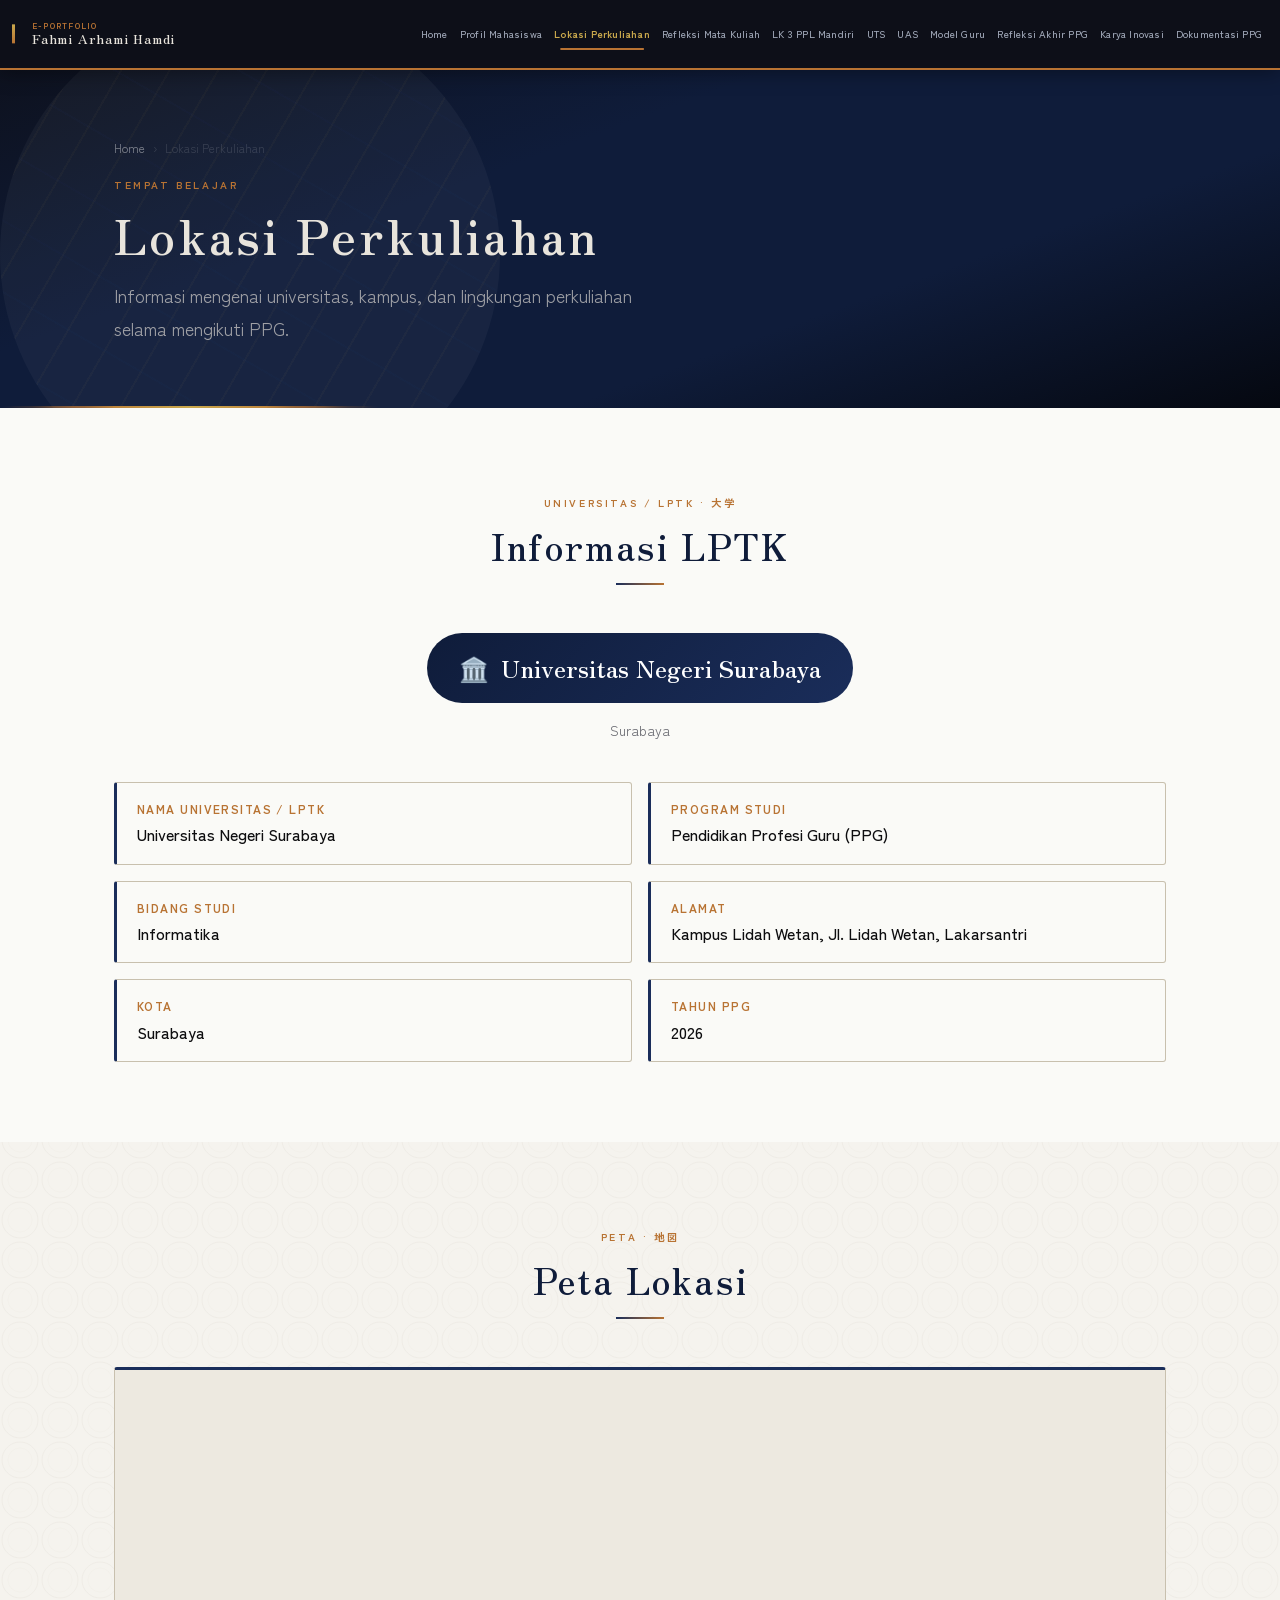
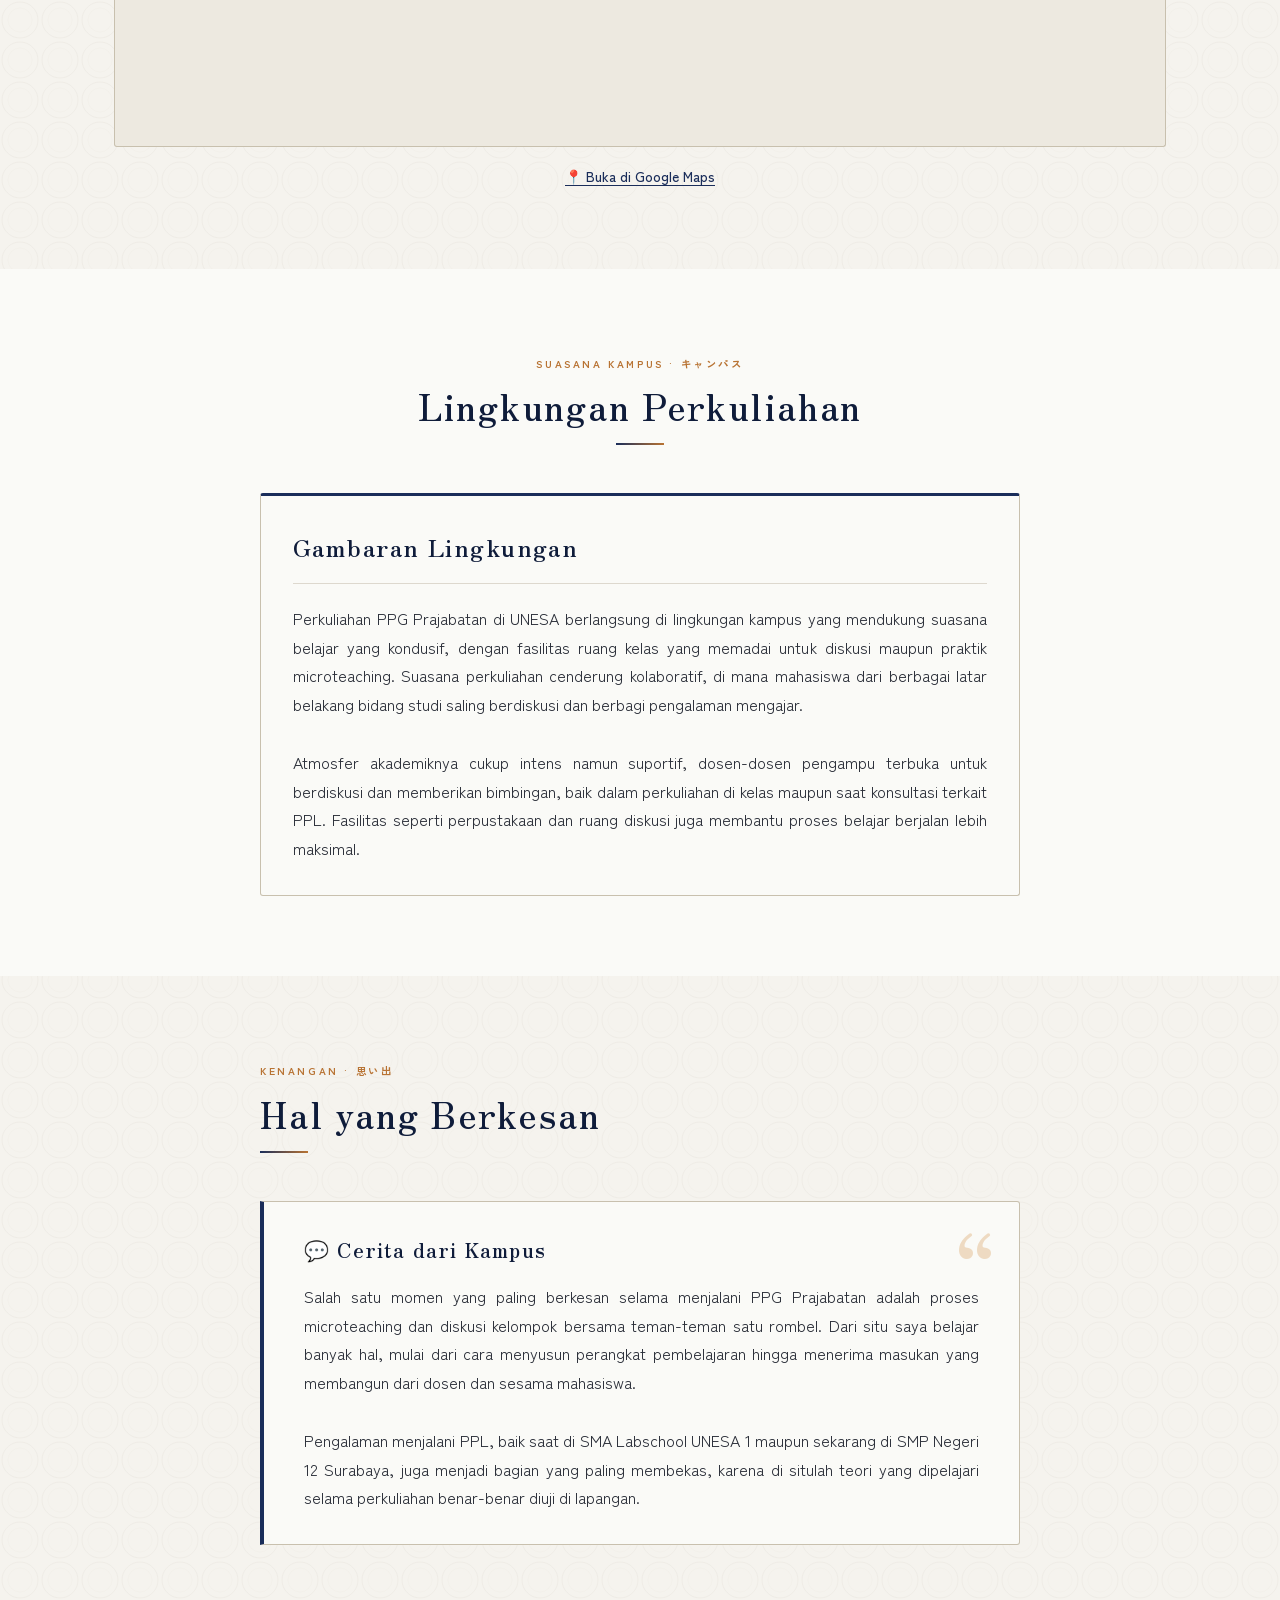
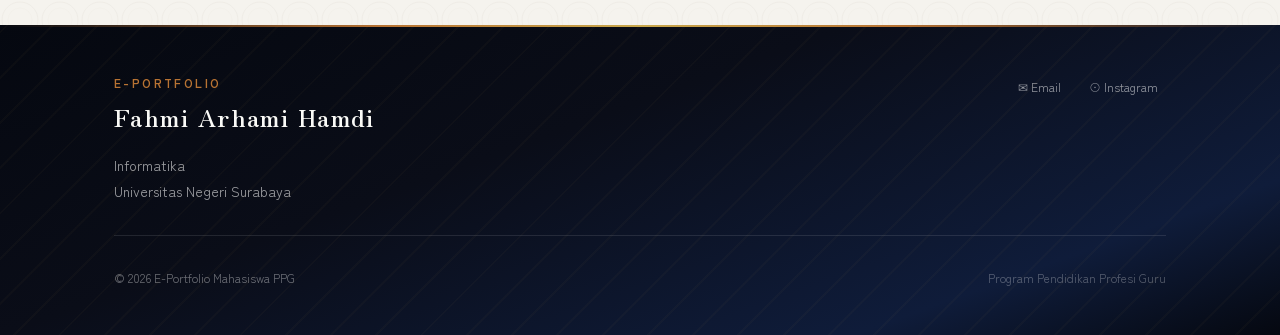
<file: lokasi.html>
﻿<!DOCTYPE html>
<html lang="id">
<head>
  <meta charset="UTF-8" />
  <meta name="viewport" content="width=device-width, initial-scale=1.0" />
  <meta name="description" content="Lokasi Perkuliahan PPG — Informasi LPTK dan Lingkungan Kampus" />
  <title>Lokasi Perkuliahan — E-Portfolio PPG</title>
  <link rel="stylesheet" href="css/style.css" />
  <link rel="stylesheet" href="css/japan.css" />
  <link rel="preconnect" href="https://fonts.googleapis.com" />
  <link rel="preconnect" href="https://fonts.gstatic.com" crossorigin />
</head>
<body>

  <!-- NAVBAR -->
  <header class="navbar" id="navbar" role="banner">
    <div class="navbar__inner">
      <a href="index.html" class="navbar__brand" aria-label="Beranda E-Portfolio PPG">
        <span class="navbar__brand-top">E-Portfolio</span>
        <span class="navbar__brand-name" id="navbar-name">Mahasiswa PPG</span>
      </a>
      <nav class="navbar__nav" role="navigation" aria-label="Navigasi Utama">
        <a href="index.html"        class="navbar__link">Home</a>
        <a href="profil.html"       class="navbar__link">Profil Mahasiswa</a>
        <a href="lokasi.html"       class="navbar__link active">Lokasi Perkuliahan</a>
        <a href="refleksi.html"     class="navbar__link">Refleksi Mata Kuliah</a>
        <a href="lk3.html"          class="navbar__link">LK 3 PPL Mandiri</a>
        <a href="uts.html"          class="navbar__link">UTS</a>
        <a href="uas.html"            class="navbar__link">UAS</a>
        <a href="model-guru.html"   class="navbar__link">Model Guru</a>
        <a href="refleksi-akhir.html" class="navbar__link">Refleksi Akhir PPG</a>
        <a href="karya-inovasi.html"   class="navbar__link">Karya Inovasi</a>
        <a href="dokumentasi.html"  class="navbar__link">Dokumentasi PPG</a>
      </nav>
      <button class="navbar__toggle" id="navToggle" aria-label="Buka menu" aria-expanded="false" aria-controls="navDrawer">
        <span></span><span></span><span></span>
      </button>
    </div>
  </header>

  <!-- Wave bar dekorasi Jepang -->
  <div class="jp-wave-bar" aria-hidden="true"></div>

  <nav class="navbar__drawer" id="navDrawer" role="navigation" aria-label="Menu Mobile">
    <a href="index.html"        class="navbar__link">Home</a>
    <a href="profil.html"       class="navbar__link">Profil Mahasiswa</a>
    <a href="lokasi.html"       class="navbar__link active">Lokasi Perkuliahan</a>
    <a href="refleksi.html"     class="navbar__link">Refleksi Mata Kuliah</a>
    <a href="lk3.html"          class="navbar__link">LK 3 PPL Mandiri</a>
    <a href="uts.html"          class="navbar__link">UTS</a>
        <a href="uas.html"            class="navbar__link">UAS</a>
    <a href="model-guru.html"   class="navbar__link">Model Guru</a>
        <a href="refleksi-akhir.html" class="navbar__link">Refleksi Akhir PPG</a>
    <a href="karya-inovasi.html"   class="navbar__link">Karya Inovasi</a>
        <a href="dokumentasi.html"  class="navbar__link">Dokumentasi PPG</a>
  </nav>

  <main id="main-content">

    <!-- PAGE HEADER -->
    <div class="page-header">
      <div class="page-header__inner">
        <nav class="page-header__breadcrumb" aria-label="Breadcrumb">
          <a href="index.html">Home</a>
          <span>›</span>
          <span>Lokasi Perkuliahan</span>
        </nav>
        <p class="page-header__label">Tempat Belajar</p>
        <h1 class="page-header__title">Lokasi Perkuliahan</h1>
        <p class="page-header__subtitle">
          Informasi mengenai universitas, kampus, dan lingkungan perkuliahan selama mengikuti PPG.
        </p>
      </div>
    </div>

    <!-- ============================================================
         SECTION 1: INFORMASI LPTK
    ============================================================ -->
    <section class="section section--white" aria-labelledby="lptk-title">
      <div class="container">
        <div class="section-header fade-up">
          <span class="section-label">Universitas / LPTK · 大学</span>
          <h2 class="section-title" id="lptk-title">Informasi LPTK</h2>
          <div class="divider"></div>
        </div>

        <!-- Nama universitas besar -->
        <div style="text-align:center; margin-bottom: var(--space-10);" class="fade-up delay-1">
          <div style="display:inline-flex; align-items:center; gap:var(--space-3); background: linear-gradient(135deg, var(--color-primary-dark), var(--color-primary)); color: white; padding: var(--space-4) var(--space-8); border-radius: var(--radius-full); margin-bottom: var(--space-4);">
            <span style="font-size:1.5rem;" aria-hidden="true">🏛️</span>
            <span style="font-family: var(--font-serif); font-size: var(--text-xl); font-weight: var(--weight-semi);" id="lptk-nama-besar">[ Nama Universitas / LPTK ]</span>
          </div>
          <div style="font-size: var(--text-sm); color: var(--color-text-muted);" id="lptk-kota-besar">[ Kota ]</div>
        </div>

        <!-- Grid informasi -->
        <div class="lptk-info-grid fade-up delay-2" id="lptk-grid">
          <!-- Diisi via JS -->
        </div>

      </div>
    </section>

    <!-- ============================================================
         SECTION 2: PETA LOKASI
    ============================================================ -->
    <section class="section" aria-labelledby="peta-title">
      <div class="container">
        <div class="section-header fade-up">
          <span class="section-label">Peta · 地図</span>
          <h2 class="section-title" id="peta-title">Peta Lokasi</h2>
          <div class="divider"></div>
        </div>

        <div class="maps-container fade-up delay-1" id="maps-container">
          <!-- Diisi via JS: iframe embed atau placeholder -->
        </div>

        <div style="text-align:center; margin-top: var(--space-4);" class="fade-up delay-2">
          <a id="maps-link" href="#" target="_blank" rel="noopener noreferrer"
             style="display:inline-flex; align-items:center; gap:var(--space-2); font-size: var(--text-sm); font-weight: var(--weight-medium); color: var(--color-primary); text-decoration: underline; text-underline-offset: 3px;">
            📍 Buka di Google Maps
          </a>
        </div>
      </div>
    </section>

    <!-- ============================================================
         SECTION 3: LINGKUNGAN PERKULIAHAN
    ============================================================ -->
    <section class="section section--white" aria-labelledby="lingkungan-title">
      <div class="container">
        <div class="section-header fade-up">
          <span class="section-label">Suasana Kampus · キャンパス</span>
          <h2 class="section-title" id="lingkungan-title">Lingkungan Perkuliahan</h2>
          <div class="divider"></div>
        </div>

        <div style="max-width: 760px; margin-inline: auto;">
          <div class="info-block fade-up delay-1">
            <h3 class="info-block__title">Gambaran Lingkungan</h3>
            <div class="info-block__text" id="lingkungan-text">
              [ Tuliskan secara singkat tentang lingkungan kampus, suasana perkuliahan,
              fasilitas yang tersedia, ruang belajar, dan atmosfer akademik yang Anda rasakan. ]
            </div>
          </div>
        </div>
      </div>
    </section>

    <!-- ============================================================
         SECTION 4: HAL YANG BERKESAN
    ============================================================ -->
    <section class="section" aria-labelledby="berkesan-title">
      <div class="container">
        <div style="max-width: 760px; margin-inline: auto;">
          <div class="section-header fade-up" style="text-align:left;">
            <span class="section-label">Kenangan · 思い出</span>
            <h2 class="section-title" id="berkesan-title" style="text-align:left;">Hal yang Berkesan</h2>
            <div class="divider divider--left"></div>
          </div>

          <!-- Quote-style block -->
          <div class="filosofi-block fade-up delay-1" style="margin-top: var(--space-6);">
            <div class="filosofi-block__title">💬 Cerita dari Kampus</div>
            <div class="filosofi-block__text" id="berkesan-text">
              [ Tuliskan pengalaman atau momen yang paling berkesan selama berkuliah di tempat ini.
              Bisa tentang dosen, teman, fasilitas, atau suasana belajar yang meninggalkan kesan mendalam. ]
            </div>
          </div>
        </div>
      </div>
    </section>

  </main>

  <!-- FOOTER -->
  <footer class="footer" role="contentinfo">
    <div class="footer__inner">
      <div class="footer__brand">
        <span class="footer__brand-label">E-Portfolio</span>
        <span class="footer__brand-name" id="footer-nama">Mahasiswa PPG</span>
        <div class="footer__meta" style="margin-top: var(--space-3);">
          <span id="footer-prodi"></span>
          <span id="footer-univ"></span>
        </div>
      </div>
      <div><div class="footer__social" id="footer-social"></div></div>
      <div class="footer__divider"></div>
      <div class="footer__bottom">
        <p class="footer__copyright" id="footer-copyright">© 2026 E-Portfolio Mahasiswa PPG</p>
        <p style="font-size: var(--text-xs); color: rgba(255,255,255,0.3);">Program Pendidikan Profesi Guru</p>
      </div>
    </div>
  </footer>

  <script src="js/data.js"></script>
  <script src="js/main.js"></script>
  <script src="js/sakura.js"></script>

  <script>
    document.addEventListener('DOMContentLoaded', function () {
      const p = DATA.profil;
      const l = DATA.lokasi;

      document.getElementById('navbar-name').textContent = p.namaLengkap || 'Mahasiswa PPG';

      // ── LPTK besar ────────────────────────────────────────────
      document.getElementById('lptk-nama-besar').textContent = l.namaUniversitas || '[ Nama Universitas / LPTK ]';
      document.getElementById('lptk-kota-besar').textContent = l.kota || '[ Kota ]';

      // ── LPTK grid info ────────────────────────────────────────
      const grid = document.getElementById('lptk-grid');
      const fields = [
        { label: 'Nama Universitas / LPTK', val: l.namaUniversitas },
        { label: 'Program Studi',           val: l.programStudi    },
        { label: 'Bidang Studi',            val: l.bidangStudi     },
        { label: 'Alamat',                  val: l.alamat          },
        { label: 'Kota',                    val: l.kota            },
        { label: 'Tahun PPG',               val: l.tahunPPG        },
      ];
      fields.forEach(f => {
        const div = document.createElement('div');
        div.className = 'lptk-info-item';
        div.innerHTML = `
          <div class="lptk-info-item__label">${f.label}</div>
          <div class="lptk-info-item__value">${(f.val && !f.val.includes('[')) ? f.val : ''}</div>
        `;
        grid.appendChild(div);
      });

      // ── Peta ──────────────────────────────────────────────────
      const mapsEl = document.getElementById('maps-container');
      const linkEl = document.getElementById('maps-link');
      if (l.linkGoogleMaps && l.linkGoogleMaps !== 'https://maps.google.com') {
        linkEl.href = l.linkGoogleMaps;
      } else {
        linkEl.style.display = 'none';
      }

      if (l.srcGoogleMaps && l.srcGoogleMaps.trim() !== '') {
        /* Pakai src iframe langsung jika tersedia */
        const iframe = document.createElement('iframe');
        iframe.src             = l.srcGoogleMaps;
        iframe.allowFullscreen = true;
        iframe.loading         = 'lazy';
        iframe.referrerPolicy  = 'no-referrer-when-downgrade';
        iframe.title           = 'Peta Lokasi Kampus';
        mapsEl.appendChild(iframe);
      } else {
        /* Fallback: embed via query nama universitas + kota */
        const query = encodeURIComponent(
          (l.namaUniversitas && !l.namaUniversitas.includes('[') ? l.namaUniversitas : '') +
          (l.kota && !l.kota.includes('[') ? ' ' + l.kota : '')
        );
        if (query.trim()) {
          const iframe = document.createElement('iframe');
          iframe.src = 'https://maps.google.com/maps?q=' + query + '&output=embed&z=16';
          iframe.allowFullscreen = true;
          iframe.loading         = 'lazy';
          iframe.referrerPolicy  = 'no-referrer-when-downgrade';
          iframe.title           = 'Peta Lokasi Kampus';
          mapsEl.appendChild(iframe);
        } else {
          mapsEl.innerHTML = `
            <div class="maps-placeholder">
              <div class="maps-placeholder__icon" aria-hidden="true">🗺️</div>
              <p style="font-size:var(--text-sm); color: var(--color-text-muted); max-width:320px; line-height:1.6;">
                Tambahkan embed Google Maps di <code>DATA.lokasi.srcGoogleMaps</code> pada file
                <code>js/data.js</code>
              </p>
            </div>
          `;
        }
      }

      // ── Lingkungan ────────────────────────────────────────────
      const lingkEl = document.getElementById('lingkungan-text');
      if (lingkEl && l.lingkunganPerkuliahan) lingkEl.textContent = l.lingkunganPerkuliahan;

      // ── Hal berkesan ──────────────────────────────────────────
      const berkesanEl = document.getElementById('berkesan-text');
      if (berkesanEl && l.halBerkesan) berkesanEl.textContent = l.halBerkesan;

      // ── Footer ────────────────────────────────────────────────
      document.getElementById('footer-nama').textContent      = p.namaLengkap || 'Mahasiswa PPG';
      document.getElementById('footer-prodi').textContent     = p.bidangStudi  || '';
      document.getElementById('footer-univ').textContent      = p.universitas  || '';
      document.getElementById('footer-copyright').textContent =
        '© ' + new Date().getFullYear() + ' E-Portfolio Mahasiswa PPG';

      const social = document.getElementById('footer-social');
      if (p.email && !p.email.includes('[')) {
        const a = document.createElement('a');
        a.href = 'https://mail.google.com/mail/?view=cm&to=' + p.email; a.target = '_blank'; a.rel = 'noopener noreferrer'; a.innerHTML = '✉ Email'; social.appendChild(a);
      }
      if (p.instagram && !p.instagram.includes('[')) {
        const a = document.createElement('a');
        a.href = p.instagram; a.target = '_blank'; a.rel = 'noopener noreferrer';
        a.textContent = '⊙ Instagram'; social.appendChild(a);
      }
      if (p.linkedin && !p.linkedin.includes('[')) {
        const a = document.createElement('a');
        a.href = p.linkedin; a.target = '_blank'; a.rel = 'noopener noreferrer';
        a.textContent = '⊞ LinkedIn'; social.appendChild(a);
      }
    });
  </script>

</body>
</html>
</file>
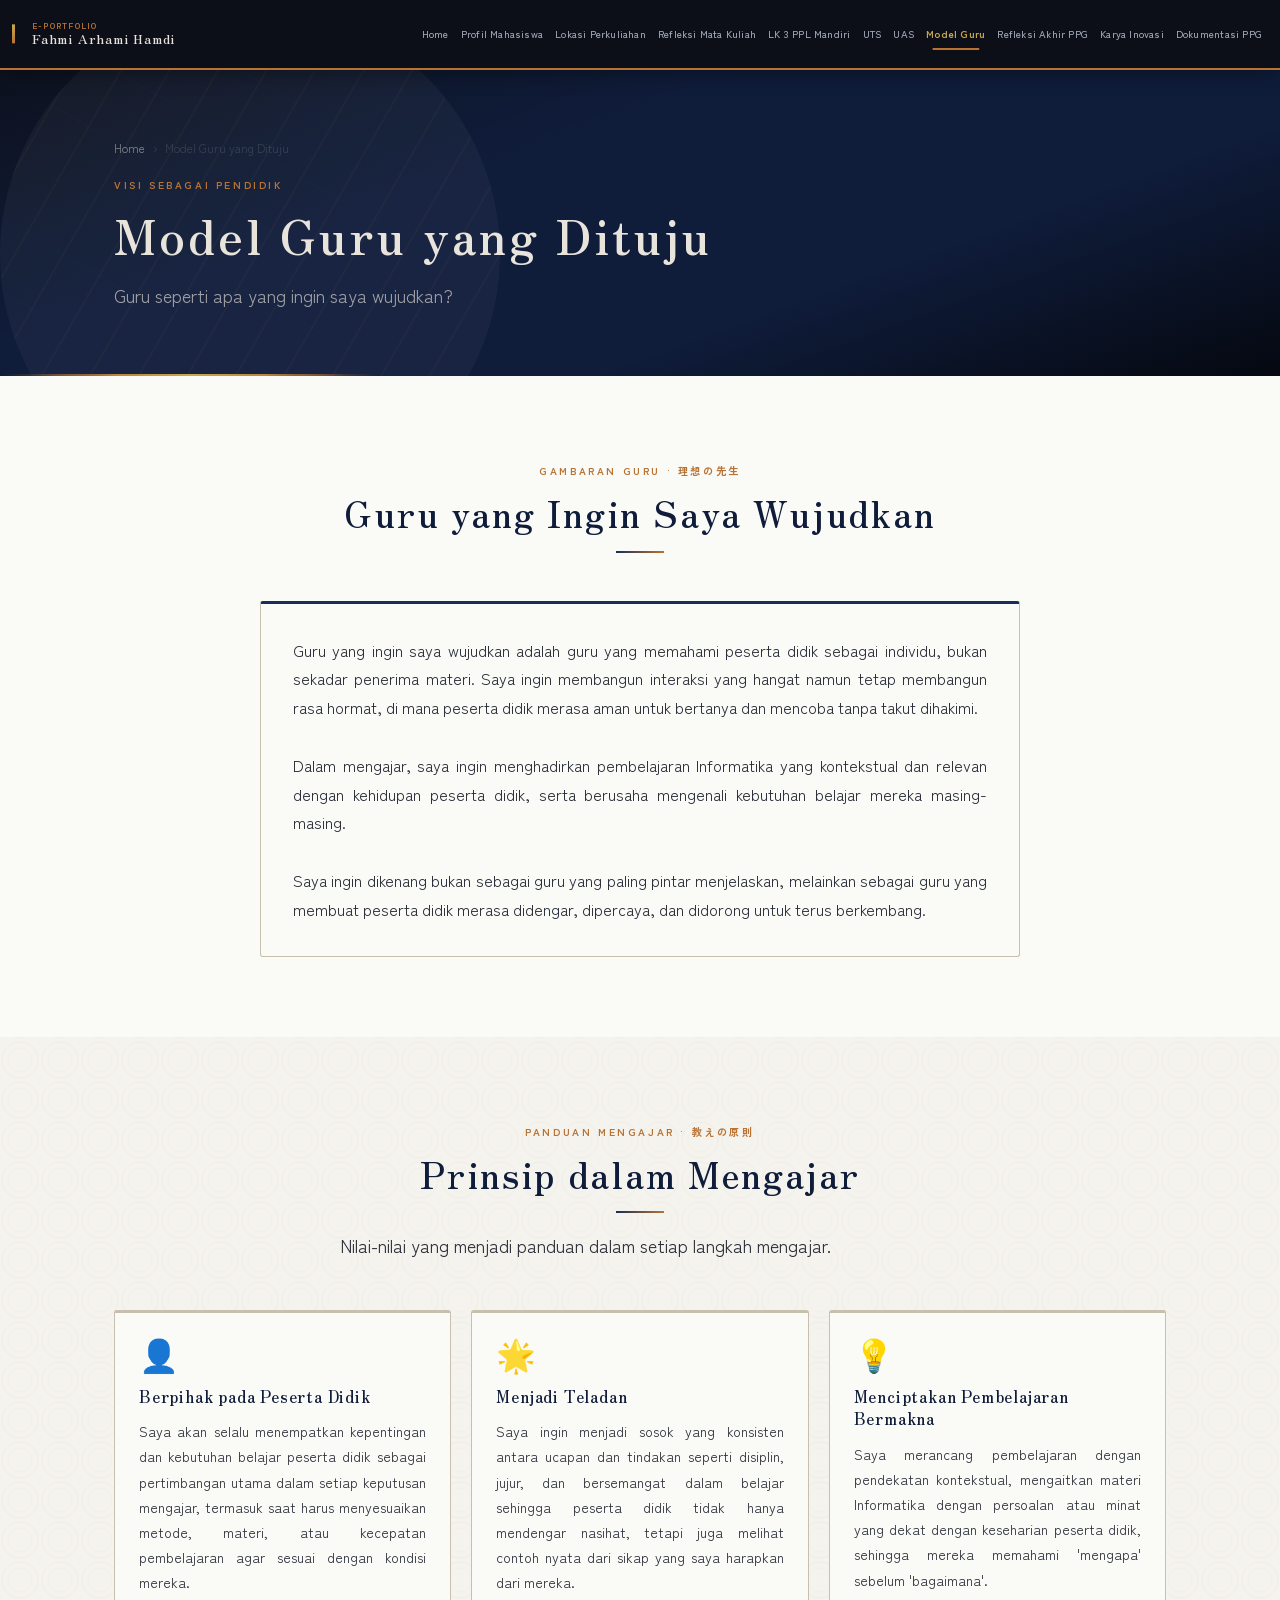
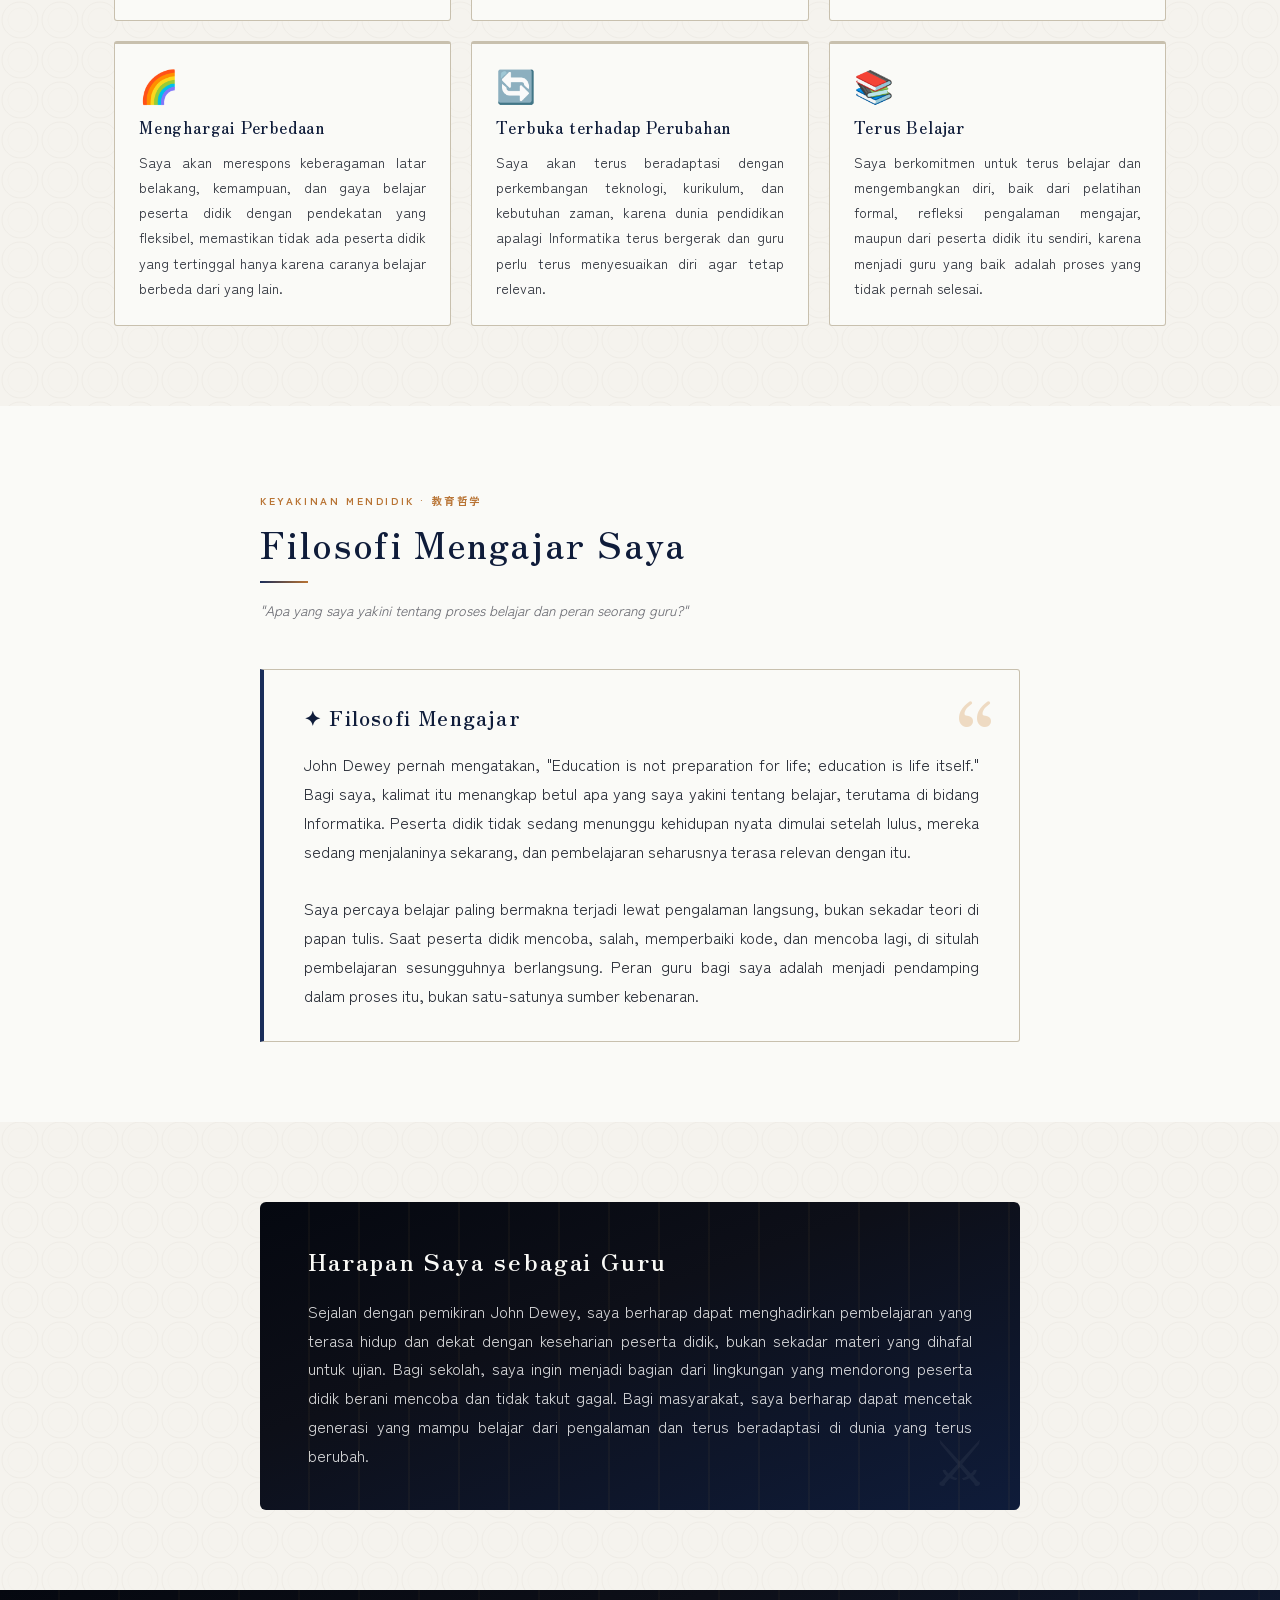
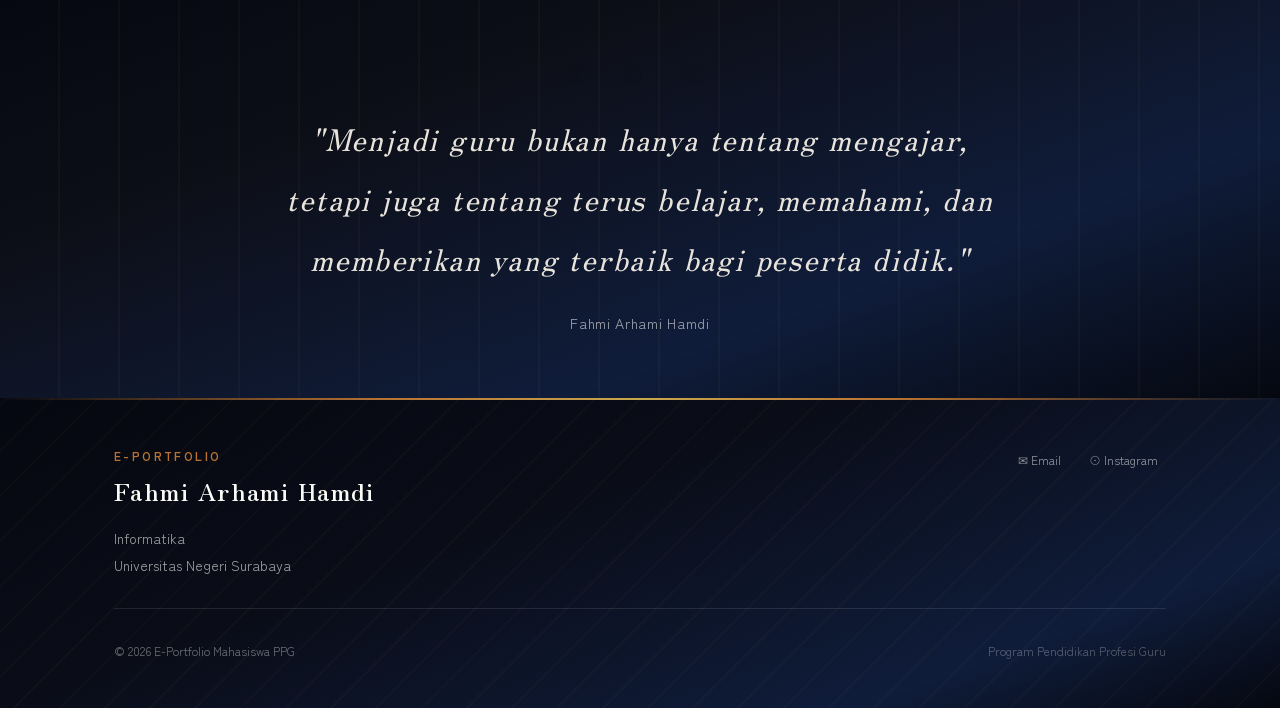
<file: model-guru.html>
﻿<!DOCTYPE html>
<html lang="id">
<head>
  <meta charset="UTF-8" />
  <meta name="viewport" content="width=device-width, initial-scale=1.0" />
  <meta name="description" content="Model Guru yang Dituju — Gambaran, Prinsip, Filosofi, dan Harapan" />
  <title>Model Guru yang Dituju — E-Portfolio PPG</title>
  <link rel="stylesheet" href="css/style.css" />
  <link rel="stylesheet" href="css/japan.css" />
  <link rel="preconnect" href="https://fonts.googleapis.com" />
  <link rel="preconnect" href="https://fonts.gstatic.com" crossorigin />
</head>
<body>

  <!-- NAVBAR -->
  <header class="navbar" id="navbar" role="banner">
    <div class="navbar__inner">
      <a href="index.html" class="navbar__brand" aria-label="Beranda E-Portfolio PPG">
        <span class="navbar__brand-top">E-Portfolio</span>
        <span class="navbar__brand-name" id="navbar-name">Mahasiswa PPG</span>
      </a>
      <nav class="navbar__nav" role="navigation" aria-label="Navigasi Utama">
        <a href="index.html"        class="navbar__link">Home</a>
        <a href="profil.html"       class="navbar__link">Profil Mahasiswa</a>
        <a href="lokasi.html"       class="navbar__link">Lokasi Perkuliahan</a>
        <a href="refleksi.html"     class="navbar__link">Refleksi Mata Kuliah</a>
        <a href="lk3.html"          class="navbar__link">LK 3 PPL Mandiri</a>
        <a href="uts.html"          class="navbar__link">UTS</a>
        <a href="uas.html"            class="navbar__link">UAS</a>
        <a href="model-guru.html"   class="navbar__link active">Model Guru</a>
        <a href="refleksi-akhir.html" class="navbar__link">Refleksi Akhir PPG</a>
        <a href="karya-inovasi.html"   class="navbar__link">Karya Inovasi</a>
        <a href="dokumentasi.html"  class="navbar__link">Dokumentasi PPG</a>
      </nav>
      <button class="navbar__toggle" id="navToggle" aria-label="Buka menu" aria-expanded="false" aria-controls="navDrawer">
        <span></span><span></span><span></span>
      </button>
    </div>
  </header>

  <!-- Wave bar dekorasi Jepang -->
  <div class="jp-wave-bar" aria-hidden="true"></div>

  <nav class="navbar__drawer" id="navDrawer" role="navigation" aria-label="Menu Mobile">
    <a href="index.html"        class="navbar__link">Home</a>
    <a href="profil.html"       class="navbar__link">Profil Mahasiswa</a>
    <a href="lokasi.html"       class="navbar__link">Lokasi Perkuliahan</a>
    <a href="refleksi.html"     class="navbar__link">Refleksi Mata Kuliah</a>
    <a href="lk3.html"          class="navbar__link">LK 3 PPL Mandiri</a>
    <a href="uts.html"          class="navbar__link">UTS</a>
        <a href="uas.html"            class="navbar__link">UAS</a>
    <a href="model-guru.html"   class="navbar__link active">Model Guru</a>
        <a href="refleksi-akhir.html" class="navbar__link">Refleksi Akhir PPG</a>
    <a href="karya-inovasi.html"   class="navbar__link">Karya Inovasi</a>
        <a href="dokumentasi.html"  class="navbar__link">Dokumentasi PPG</a>
  </nav>

  <main id="main-content">

    <!-- PAGE HEADER -->
    <div class="page-header">
      <div class="page-header__inner">
        <nav class="page-header__breadcrumb" aria-label="Breadcrumb">
          <a href="index.html">Home</a>
          <span>›</span>
          <span>Model Guru yang Dituju</span>
        </nav>
        <p class="page-header__label">Visi Sebagai Pendidik</p>
        <h1 class="page-header__title">Model Guru yang Dituju</h1>
        <p class="page-header__subtitle">
          Guru seperti apa yang ingin saya wujudkan?
        </p>
      </div>
    </div>

    <!-- ============================================================
         SECTION 1: GURU YANG INGIN DIWUJUDKAN
    ============================================================ -->
    <section class="section section--white" aria-labelledby="guru-title">
      <div class="container">
        <div class="section-header fade-up">
          <span class="section-label">Gambaran Guru · 理想の先生</span>
          <h2 class="section-title" id="guru-title">Guru yang Ingin Saya Wujudkan</h2>
          <div class="divider"></div>
        </div>

        <div style="max-width: 760px; margin-inline: auto;">
          <div class="info-block fade-up delay-1">
            <div class="info-block__text" id="gambaran-text">
              [ Tuliskan secara personal dan reflektif: guru seperti apa yang ingin Anda wujudkan?
              Bagaimana cara berinteraksi dengan peserta didik, cara mengajar, cara memahami
              kebutuhan mereka, dan bagaimana Anda ingin dikenang sebagai guru? ]
            </div>
          </div>
        </div>
      </div>
    </section>

    <!-- ============================================================
         SECTION 2: PRINSIP DALAM MENGAJAR
    ============================================================ -->
    <section class="section" aria-labelledby="prinsip-title">
      <div class="container">
        <div class="section-header fade-up">
          <span class="section-label">Panduan Mengajar · 教えの原則</span>
          <h2 class="section-title" id="prinsip-title">Prinsip dalam Mengajar</h2>
          <div class="divider"></div>
          <p class="section-desc" style="margin-top: var(--space-4);">
            Nilai-nilai yang menjadi panduan dalam setiap langkah mengajar.
          </p>
        </div>

        <div class="prinsip-grid" id="prinsip-grid">
          <!-- Diisi via JS dari DATA.modelGuru.prinsip -->
        </div>
      </div>
    </section>

    <!-- ============================================================
         SECTION 3: FILOSOFI MENGAJAR
    ============================================================ -->
    <section class="section section--white" aria-labelledby="filosofi-title">
      <div class="container">
        <div style="max-width: 760px; margin-inline: auto;">
          <div class="section-header fade-up" style="text-align:left;">
            <span class="section-label">Keyakinan Mendidik · 教育哲学</span>
            <h2 class="section-title" id="filosofi-title" style="text-align:left;">Filosofi Mengajar Saya</h2>
            <div class="divider divider--left"></div>
            <p style="margin-top: var(--space-4); font-size: var(--text-sm); color: var(--color-text-muted); font-style: italic;">
              "Apa yang saya yakini tentang proses belajar dan peran seorang guru?"
            </p>
          </div>

          <div class="filosofi-block fade-up delay-1" style="margin-top: var(--space-6);">
            <div class="filosofi-block__title">✦ Filosofi Mengajar</div>
            <div class="filosofi-block__text" id="filosofi-text">
              [ Tuliskan pandangan pribadi Anda tentang proses belajar dan peran seorang guru.
              Apa yang Anda yakini secara mendalam tentang pendidikan? Apa makna mengajar bagi Anda?
              Buat personal, reflektif, dan bermakna. ]
            </div>
          </div>
        </div>
      </div>
    </section>

    <!-- ============================================================
         SECTION 4: HARAPAN SEBAGAI GURU
    ============================================================ -->
    <section class="section" aria-labelledby="harapan-title">
      <div class="container">
        <div class="harapan-block fade-up" style="max-width:760px; margin-inline:auto;">
          <h2 class="harapan-block__title" id="harapan-title">Harapan Saya sebagai Guru</h2>
          <div class="harapan-block__text" id="harapan-text">
            [ Tuliskan harapan-harapan pribadi yang ingin Anda wujudkan ketika kelak menjalankan
            profesi guru. Apa dampak yang ingin Anda berikan kepada peserta didik, sekolah,
            dan masyarakat? Buat singkat dan personal. ]
          </div>
        </div>
      </div>
    </section>

    <!-- ============================================================
         QUOTE PENUTUP
    ============================================================ -->
    <section class="quote-section" aria-label="Kutipan penutup">
      <div class="quote-section__inner">
        <div style="font-size:1.5rem; opacity:0.18; margin-bottom:var(--space-4); letter-spacing:0.6em;" aria-hidden="true">武 道 義</div>
        <p class="quote-section__text fade-up" id="model-guru-quote">
          "Menjadi guru bukan hanya tentang mengajar, tetapi juga tentang terus belajar,
          memahami, dan memberikan yang terbaik bagi peserta didik."
        </p>
        <p class="quote-section__attr fade-up delay-2" id="model-guru-attr">Mahasiswa PPG</p>
      </div>
    </section>

  </main>

  <!-- FOOTER -->
  <footer class="footer" role="contentinfo">
    <div class="footer__inner">
      <div class="footer__brand">
        <span class="footer__brand-label">E-Portfolio</span>
        <span class="footer__brand-name" id="footer-nama">Mahasiswa PPG</span>
        <div class="footer__meta" style="margin-top: var(--space-3);">
          <span id="footer-prodi"></span>
          <span id="footer-univ"></span>
        </div>
      </div>
      <div><div class="footer__social" id="footer-social"></div></div>
      <div class="footer__divider"></div>
      <div class="footer__bottom">
        <p class="footer__copyright" id="footer-copyright">© 2026 E-Portfolio Mahasiswa PPG</p>
        <p style="font-size: var(--text-xs); color: rgba(255,255,255,0.3);">Program Pendidikan Profesi Guru</p>
      </div>
    </div>
  </footer>

  <script src="js/data.js"></script>
  <script src="js/main.js"></script>
  <script src="js/sakura.js"></script>

  <script>
    document.addEventListener('DOMContentLoaded', function () {
      const p  = DATA.profil;
      const mg = DATA.modelGuru;

      document.getElementById('navbar-name').textContent = p.namaLengkap || 'Mahasiswa PPG';

      // ── Gambaran guru ─────────────────────────────────────────
      const gambaranEl = document.getElementById('gambaran-text');
      if (gambaranEl && mg.gambaran) gambaranEl.textContent = mg.gambaran;

      // ── Prinsip cards ─────────────────────────────────────────
      const prinsipGrid = document.getElementById('prinsip-grid');
      if (prinsipGrid && mg.prinsip) {
        mg.prinsip.forEach((item, i) => {
          const delay = (i % 3) + 1;
          const card  = document.createElement('div');
          card.className = `prinsip-card fade-up delay-${delay}`;
          card.innerHTML = `
            <div class="prinsip-card__ikon" aria-hidden="true">${item.ikon}</div>
            <h3 class="prinsip-card__judul">${item.judul}</h3>
            <p class="prinsip-card__isi">${item.isi}</p>
          `;
          prinsipGrid.appendChild(card);
        });
      }

      // ── Filosofi ──────────────────────────────────────────────
      const filosofiEl = document.getElementById('filosofi-text');
      if (filosofiEl && mg.filosofi) filosofiEl.textContent = mg.filosofi;

      // ── Harapan ───────────────────────────────────────────────
      const harapanEl = document.getElementById('harapan-text');
      if (harapanEl && mg.harapan) harapanEl.textContent = mg.harapan;

      // ── Quote ─────────────────────────────────────────────────
      if (mg.quote) document.getElementById('model-guru-quote').textContent = mg.quote;
      document.getElementById('model-guru-attr').textContent = p.namaLengkap || 'Mahasiswa PPG';

      // ── Footer ────────────────────────────────────────────────
      document.getElementById('footer-nama').textContent      = p.namaLengkap || 'Mahasiswa PPG';
      document.getElementById('footer-prodi').textContent     = p.bidangStudi  || '';
      document.getElementById('footer-univ').textContent      = p.universitas  || '';
      document.getElementById('footer-copyright').textContent =
        '© ' + new Date().getFullYear() + ' E-Portfolio Mahasiswa PPG';

      const social = document.getElementById('footer-social');
      if (p.email && !p.email.includes('[')) {
        const a = document.createElement('a');
        a.href = 'https://mail.google.com/mail/?view=cm&to=' + p.email; a.target = '_blank'; a.rel = 'noopener noreferrer'; a.innerHTML = '✉ Email'; social.appendChild(a);
      }
      if (p.instagram && !p.instagram.includes('[')) {
        const a = document.createElement('a');
        a.href = p.instagram; a.target = '_blank'; a.rel = 'noopener noreferrer';
        a.textContent = '⊙ Instagram'; social.appendChild(a);
      }
      if (p.linkedin && !p.linkedin.includes('[')) {
        const a = document.createElement('a');
        a.href = p.linkedin; a.target = '_blank'; a.rel = 'noopener noreferrer';
        a.textContent = '⊞ LinkedIn'; social.appendChild(a);
      }
    });
  </script>

</body>
</html>
</file>
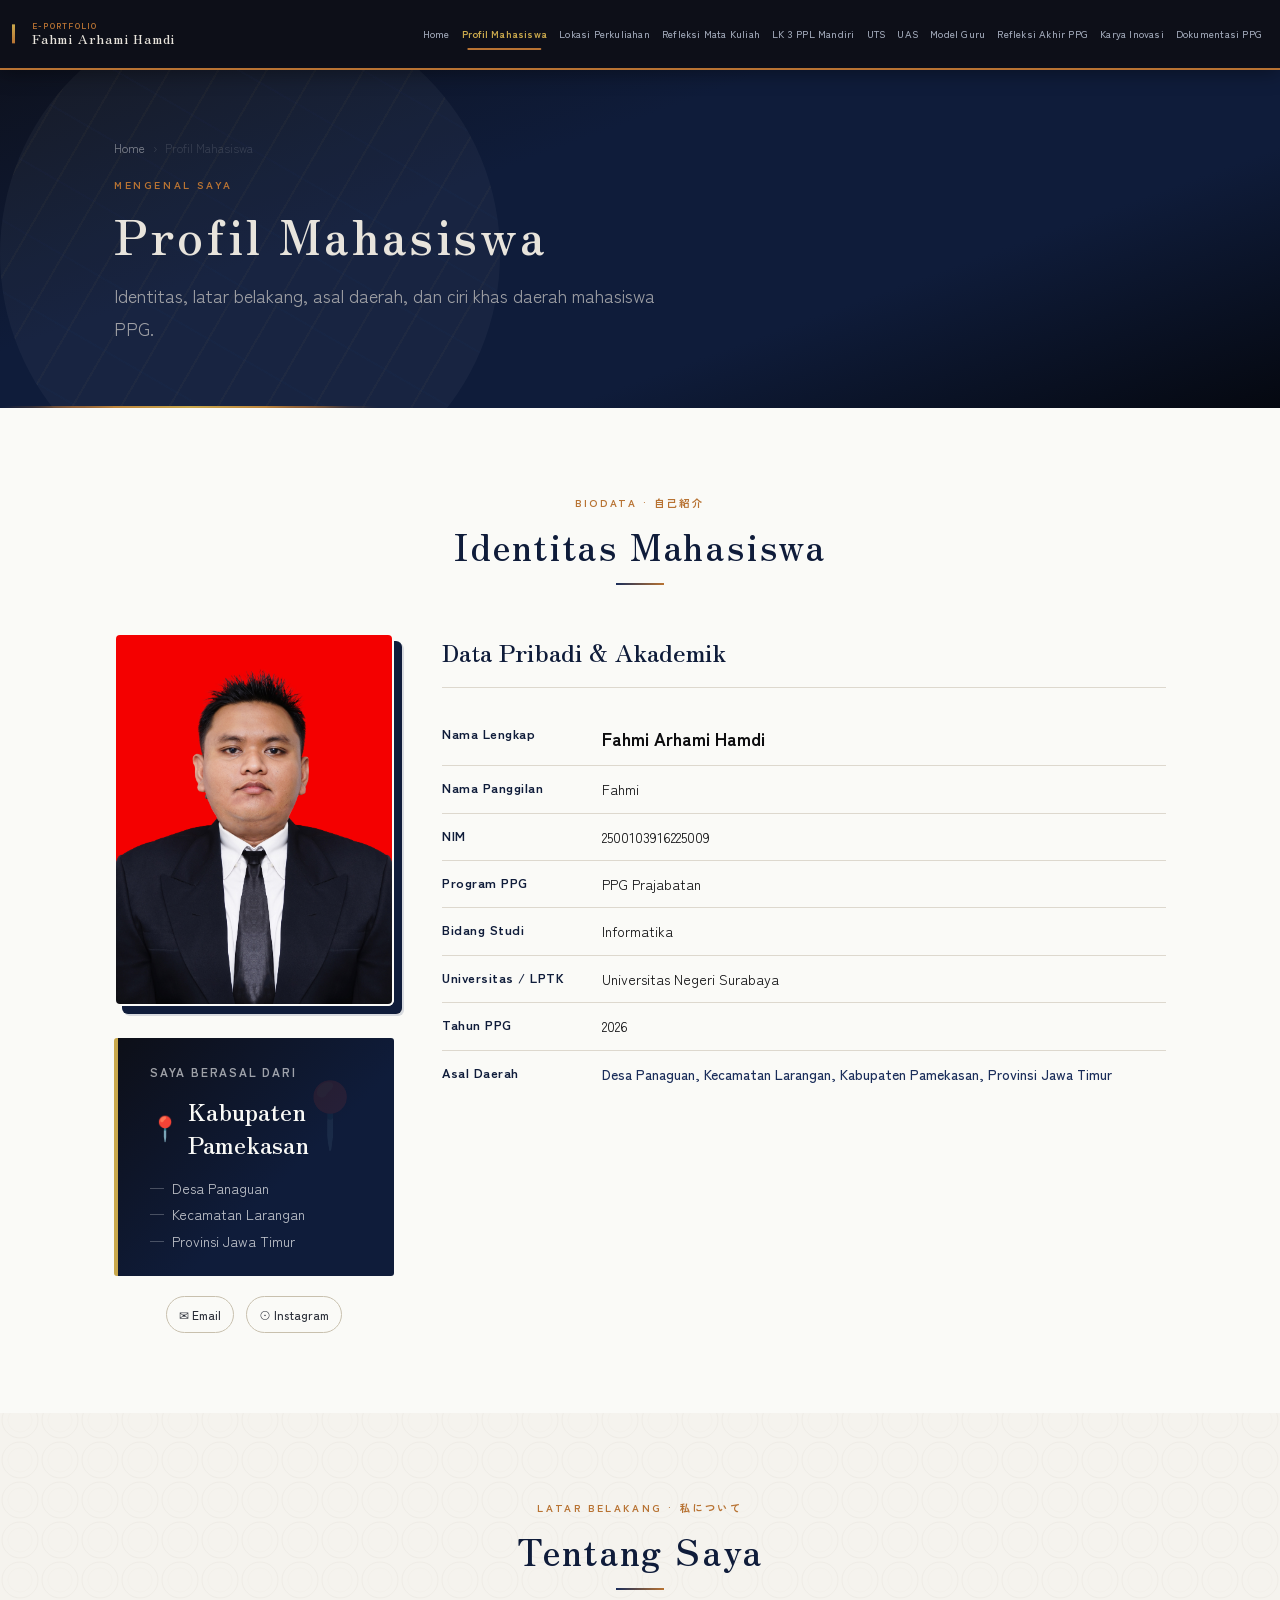
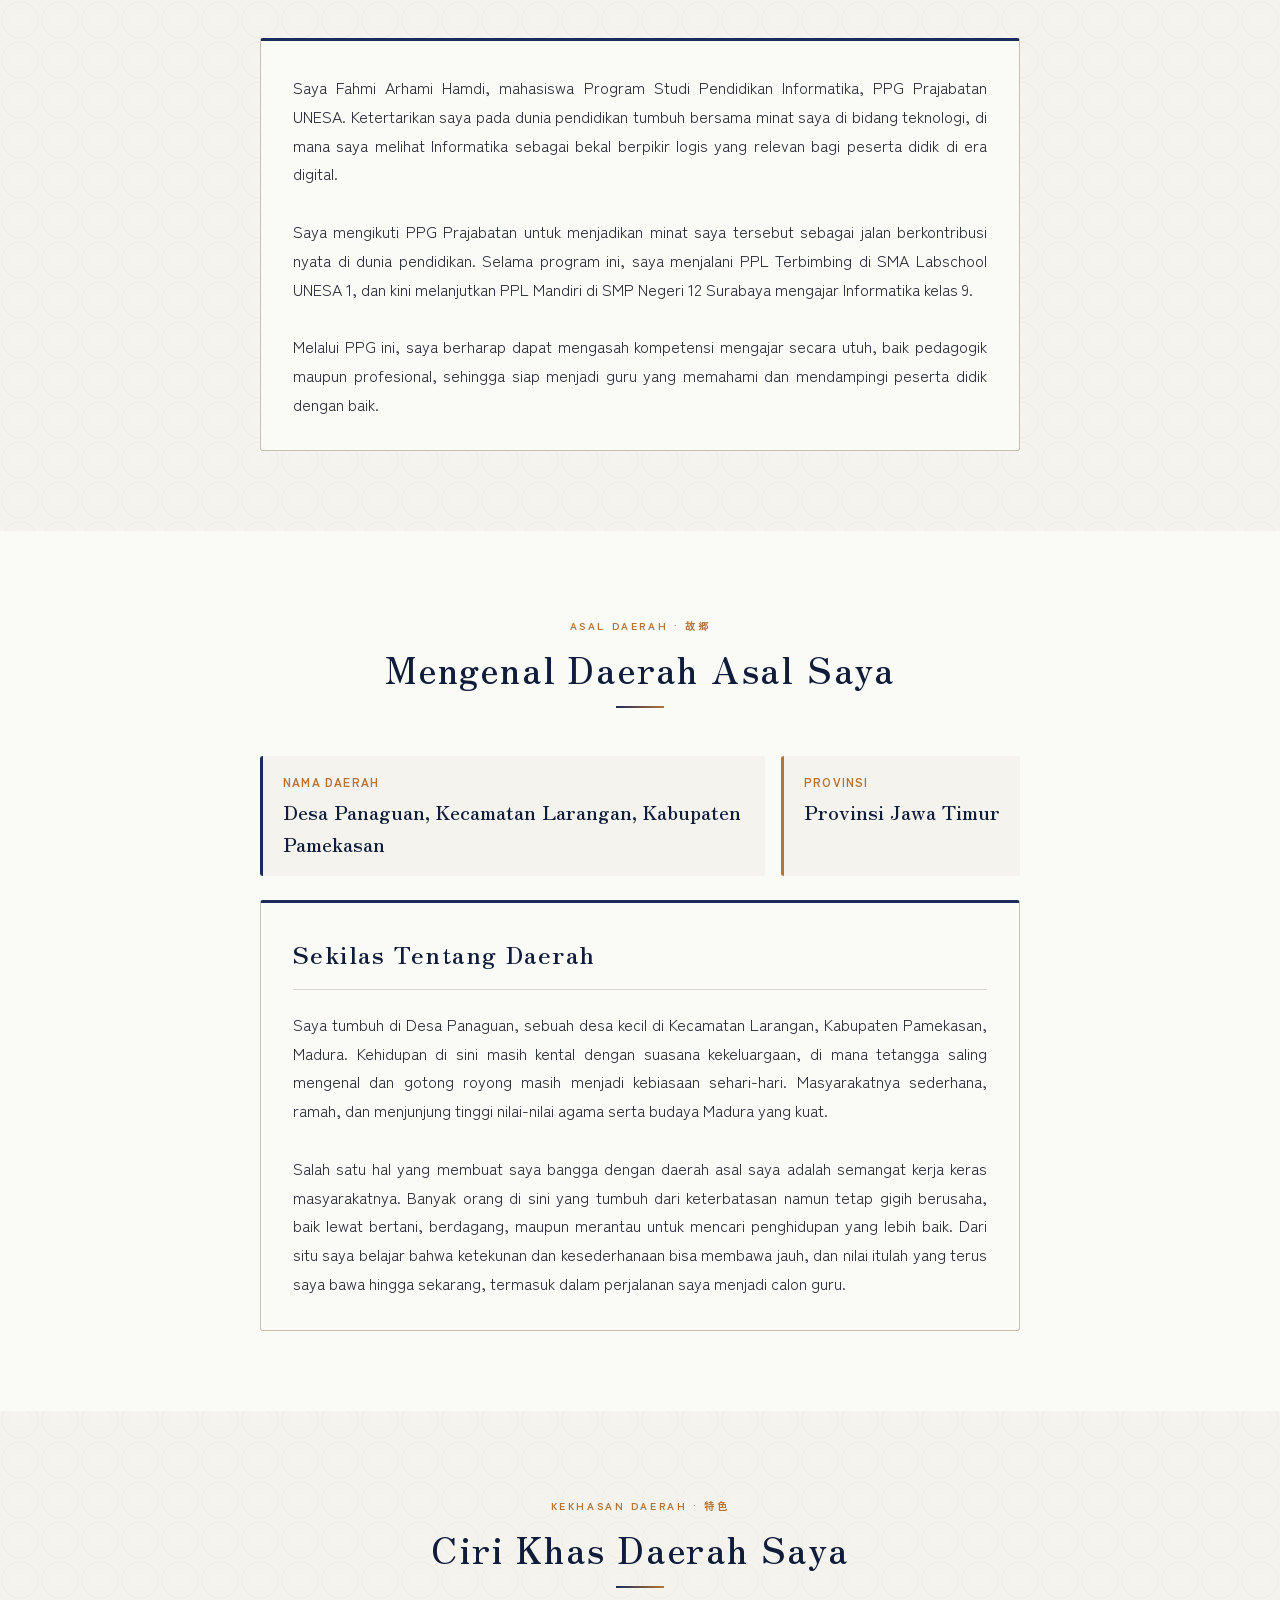
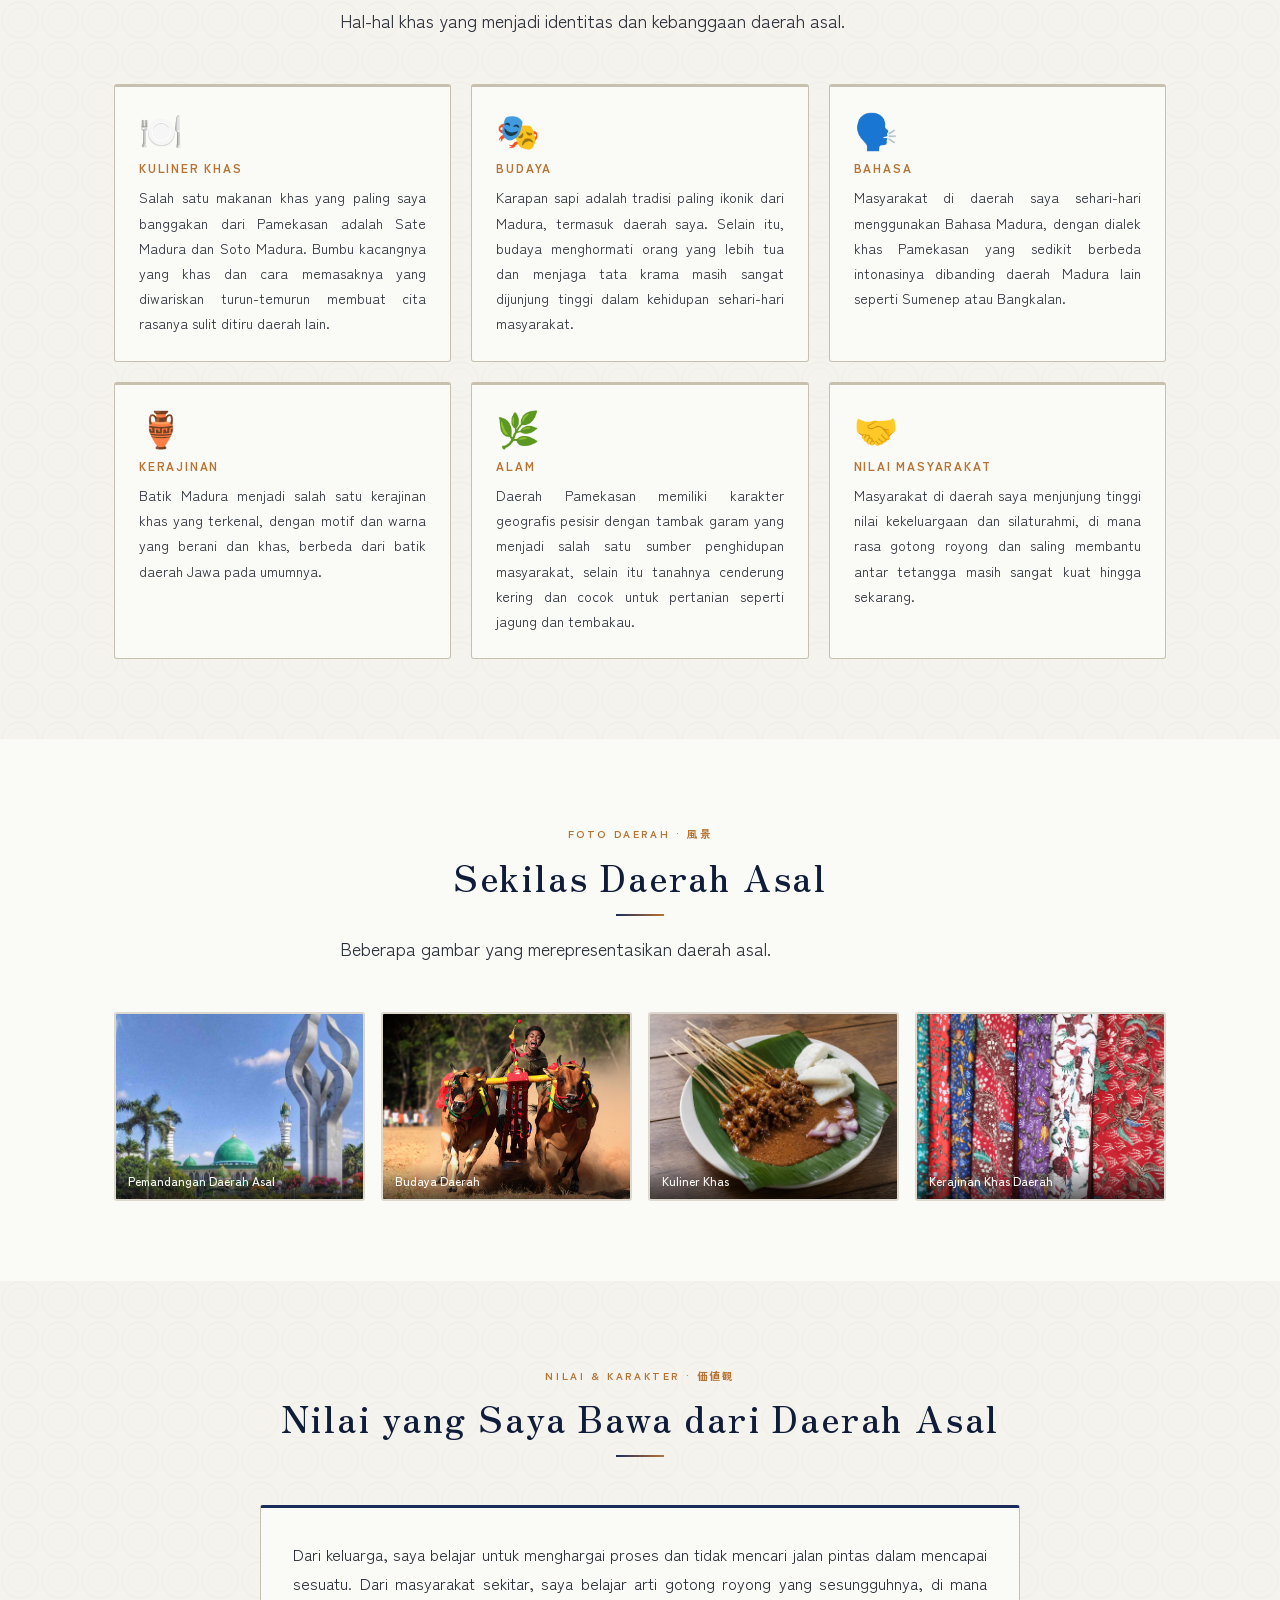
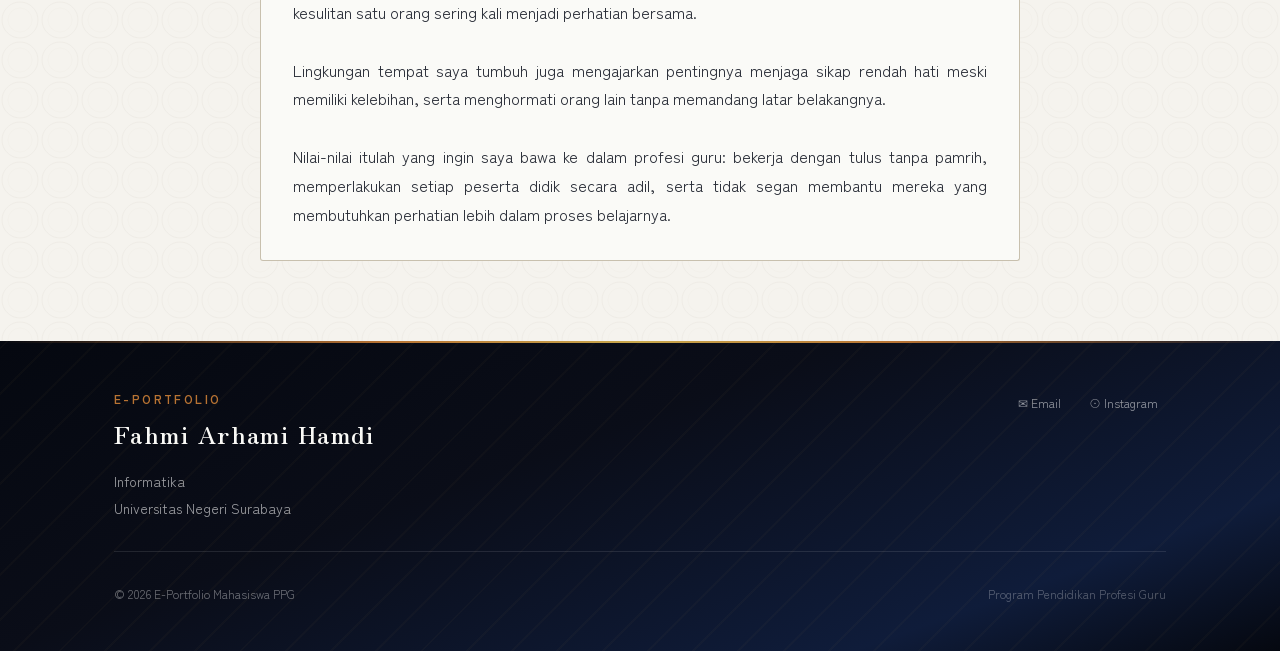
<file: profil.html>
﻿<!DOCTYPE html>
<html lang="id">
<head>
  <meta charset="UTF-8" />
  <meta name="viewport" content="width=device-width, initial-scale=1.0" />
  <meta name="description" content="Profil Mahasiswa PPG — Identitas, Asal Daerah, dan Ciri Khas Daerah" />
  <title>Profil Mahasiswa — E-Portfolio PPG</title>
  <link rel="stylesheet" href="css/style.css" />
  <link rel="stylesheet" href="css/japan.css" />
  <link rel="preconnect" href="https://fonts.googleapis.com" />
  <link rel="preconnect" href="https://fonts.gstatic.com" crossorigin />
</head>
<body>

  <!-- ============================================================
       NAVBAR
  ============================================================ -->
  <header class="navbar" id="navbar" role="banner">
    <div class="navbar__inner">
      <a href="index.html" class="navbar__brand" aria-label="Beranda E-Portfolio PPG">
        <span class="navbar__brand-top">E-Portfolio</span>
        <span class="navbar__brand-name" id="navbar-name">Mahasiswa PPG</span>
      </a>
      <nav class="navbar__nav" role="navigation" aria-label="Navigasi Utama">
        <a href="index.html"        class="navbar__link">Home</a>
        <a href="profil.html"       class="navbar__link active">Profil Mahasiswa</a>
        <a href="lokasi.html"       class="navbar__link">Lokasi Perkuliahan</a>
        <a href="refleksi.html"     class="navbar__link">Refleksi Mata Kuliah</a>
        <a href="lk3.html"          class="navbar__link">LK 3 PPL Mandiri</a>
        <a href="uts.html"          class="navbar__link">UTS</a>
        <a href="uas.html"            class="navbar__link">UAS</a>
        <a href="model-guru.html"   class="navbar__link">Model Guru</a>
        <a href="refleksi-akhir.html" class="navbar__link">Refleksi Akhir PPG</a>
        <a href="karya-inovasi.html"   class="navbar__link">Karya Inovasi</a>
        <a href="dokumentasi.html"  class="navbar__link">Dokumentasi PPG</a>
      </nav>
      <button class="navbar__toggle" id="navToggle" aria-label="Buka menu" aria-expanded="false" aria-controls="navDrawer">
        <span></span><span></span><span></span>
      </button>
    </div>
  </header>

  <!-- Wave bar dekorasi Jepang -->
  <div class="jp-wave-bar" aria-hidden="true"></div>

  <nav class="navbar__drawer" id="navDrawer" role="navigation" aria-label="Menu Mobile">
    <a href="index.html"        class="navbar__link">Home</a>
    <a href="profil.html"       class="navbar__link active">Profil Mahasiswa</a>
    <a href="lokasi.html"       class="navbar__link">Lokasi Perkuliahan</a>
    <a href="refleksi.html"     class="navbar__link">Refleksi Mata Kuliah</a>
    <a href="lk3.html"          class="navbar__link">LK 3 PPL Mandiri</a>
    <a href="uts.html"          class="navbar__link">UTS</a>
        <a href="uas.html"            class="navbar__link">UAS</a>
    <a href="model-guru.html"   class="navbar__link">Model Guru</a>
        <a href="refleksi-akhir.html" class="navbar__link">Refleksi Akhir PPG</a>
    <a href="karya-inovasi.html"   class="navbar__link">Karya Inovasi</a>
        <a href="dokumentasi.html"  class="navbar__link">Dokumentasi PPG</a>
  </nav>

  <main id="main-content">

    <!-- ============================================================
         PAGE HEADER
    ============================================================ -->
    <div class="page-header">
      <div class="page-header__inner">
        <nav class="page-header__breadcrumb" aria-label="Breadcrumb">
          <a href="index.html">Home</a>
          <span>›</span>
          <span>Profil Mahasiswa</span>
        </nav>
        <p class="page-header__label">Mengenal Saya</p>
        <h1 class="page-header__title">Profil Mahasiswa</h1>
        <p class="page-header__subtitle">
          Identitas, latar belakang, asal daerah, dan ciri khas daerah mahasiswa PPG.
        </p>
      </div>
    </div>

    <!-- ============================================================
         SECTION 1: IDENTITAS MAHASISWA
    ============================================================ -->
    <section class="section section--white" aria-labelledby="identitas-title">
      <div class="container">

        <div class="section-header fade-up">
          <span class="section-label">Biodata · 自己紹介</span>
          <h2 class="section-title" id="identitas-title">Identitas Mahasiswa</h2>
          <div class="divider"></div>
        </div>

        <div class="profil-layout">

          <!-- Kolom kiri: Foto + Sosial -->
          <div class="profil-photo-col fade-up delay-1">
            <div class="profil-photo-wrap" id="profil-photo-col">
              <!-- Foto atau placeholder dimuat via JS -->
              <div class="profil-photo-placeholder" id="profil-photo-placeholder">
                <svg width="56" height="56" viewBox="0 0 24 24" fill="none" stroke="currentColor" stroke-width="1" aria-hidden="true">
                  <path d="M20 21v-2a4 4 0 0 0-4-4H8a4 4 0 0 0-4 4v2"/>
                  <circle cx="12" cy="7" r="4"/>
                </svg>
                <span style="font-size: var(--text-xs); margin-top: var(--space-1);">Foto Mahasiswa</span>
              </div>
            </div>

            <!-- Asal daerah block di bawah foto (kolom kiri) -->
            <div class="asal-daerah-block fade-up delay-2" id="asal-daerah-block">
              <div class="asal-daerah-block__label">Saya berasal dari</div>
              <div class="asal-daerah-block__title">
                📍 <span id="asal-kabupaten">[ Kabupaten / Kota ]</span>
              </div>
              <div class="asal-daerah-block__details">
                <span id="asal-desa">[ Desa / Kelurahan ]</span>
                <span id="asal-kecamatan">[ Kecamatan ]</span>
                <span id="asal-provinsi">[ Provinsi ]</span>
              </div>
            </div>

            <!-- Sosial media -->
            <div class="profil-social fade-up delay-3" id="profil-social" style="margin-top: var(--space-5);"></div>
          </div>

          <!-- Kolom kanan: Biodata -->
          <div class="fade-up delay-2">
            <h3 style="font-family: var(--font-serif); font-size: var(--text-xl); color: var(--color-primary-dark); margin-bottom: var(--space-6); padding-bottom: var(--space-4); border-bottom: 1px solid var(--color-border-light);">
              Data Pribadi &amp; Akademik
            </h3>

            <table class="bio-table" id="bio-table" aria-label="Data biodata mahasiswa">
              <tbody>
                <tr>
                  <td>Nama Lengkap</td>
                  <td id="bio-nama" style="font-weight: var(--weight-semi); font-size: var(--text-md);">Fahmi Arhami Hamdi</td>
                </tr>
                <tr>
                  <td>Nama Panggilan</td>
                  <td id="bio-panggilan">Fahmi</td>
                </tr>
                <tr>
                  <td>NIM</td>
                  <td id="bio-nim">[ NIM ]</td>
                </tr>
                <tr>
                  <td>Program PPG</td>
                  <td id="bio-program">[ Program PPG ]</td>
                </tr>
                <tr>
                  <td>Bidang Studi</td>
                  <td id="bio-bidang">[ Bidang Studi ]</td>
                </tr>
                <tr>
                  <td>Universitas / LPTK</td>
                  <td id="bio-universitas">[ Universitas / LPTK ]</td>
                </tr>
                <tr>
                  <td>Tahun PPG</td>
                  <td id="bio-tahun">[ Tahun PPG ]</td>
                </tr>
                <tr>
                  <td>Asal Daerah</td>
                  <td id="bio-daerah" style="font-weight: var(--weight-medium); color: var(--color-primary);">[ Desa, Kecamatan, Kabupaten/Kota, Provinsi ]</td>
                </tr>
              </tbody>
            </table>
          </div>

        </div>
      </div>
    </section>

    <!-- ============================================================
         SECTION 2: TENTANG SAYA
    ============================================================ -->
    <section class="section" id="tentang-saya" aria-labelledby="tentang-title">
      <div class="container">
        <div class="section-header fade-up">
          <span class="section-label">Latar Belakang · 私について</span>
          <h2 class="section-title" id="tentang-title">Tentang Saya</h2>
          <div class="divider"></div>
        </div>

        <div style="max-width: 760px; margin-inline: auto;">
          <div class="info-block fade-up delay-1">
            <div class="info-block__text" id="tentang-text">
              [ Tulis di sini latar belakang pendidikan, pengalaman mengajar, ketertarikan terhadap
              dunia pendidikan, alasan mengikuti PPG, dan harapan yang ingin dicapai selama program
              berlangsung. Gunakan gaya bahasa personal namun tetap profesional. ]
            </div>
          </div>
        </div>
      </div>
    </section>

    <!-- ============================================================
         SECTION 3: MENGENAL DAERAH ASAL
    ============================================================ -->
    <section class="section section--white" aria-labelledby="daerah-title">
      <div class="container">
        <div class="section-header fade-up">
          <span class="section-label">Asal Daerah · 故郷</span>
          <h2 class="section-title" id="daerah-title">Mengenal Daerah Asal Saya</h2>
          <div class="divider"></div>
        </div>

        <div style="max-width: 760px; margin-inline: auto;">
          <!-- Nama & Provinsi -->
          <div style="display: flex; gap: var(--space-4); margin-bottom: var(--space-6); flex-wrap: wrap;" class="fade-up delay-1">
            <div style="flex: 1; min-width: 200px; background: var(--color-bg); border-radius: var(--radius-md); padding: var(--space-4) var(--space-5); border-left: 3px solid var(--color-primary);">
              <div style="font-size: var(--text-xs); font-weight: var(--weight-semi); letter-spacing: 0.1em; text-transform: uppercase; color: var(--color-accent); margin-bottom: var(--space-1);">Nama Daerah</div>
              <div style="font-family: var(--font-serif); font-size: var(--text-lg); font-weight: var(--weight-semi); color: var(--color-primary-dark);" id="daerah-nama">[ Desa/Kelurahan, Kecamatan, Kabupaten/Kota ]</div>
            </div>
            <div style="min-width: 160px; background: var(--color-bg); border-radius: var(--radius-md); padding: var(--space-4) var(--space-5); border-left: 3px solid var(--color-accent);">
              <div style="font-size: var(--text-xs); font-weight: var(--weight-semi); letter-spacing: 0.1em; text-transform: uppercase; color: var(--color-accent); margin-bottom: var(--space-1);">Provinsi</div>
              <div style="font-family: var(--font-serif); font-size: var(--text-lg); font-weight: var(--weight-semi); color: var(--color-primary-dark);" id="daerah-provinsi">[ Provinsi ]</div>
            </div>
          </div>

          <!-- Sekilas tentang daerah -->
          <div class="info-block fade-up delay-2">
            <h3 class="info-block__title">Sekilas Tentang Daerah</h3>
            <div class="info-block__text" id="daerah-sekilas">
              [ Ceritakan secara singkat dan personal tentang kondisi lingkungan, kehidupan masyarakat,
              karakter daerah, serta hal-hal yang membuat Anda bangga dengan daerah asal Anda. ]
            </div>
          </div>
        </div>
      </div>
    </section>

    <!-- ============================================================
         SECTION 4: CIRI KHAS DAERAH
    ============================================================ -->
    <section class="section" aria-labelledby="ciri-khas-title">
      <div class="container">
        <div class="section-header fade-up">
          <span class="section-label">Kekhasan Daerah · 特色</span>
          <h2 class="section-title" id="ciri-khas-title">Ciri Khas Daerah Saya</h2>
          <div class="divider"></div>
          <p class="section-desc" style="margin-top: var(--space-4);">
            Hal-hal khas yang menjadi identitas dan kebanggaan daerah asal.
          </p>
        </div>

        <div class="ciri-khas-grid" id="ciri-khas-grid">
          <!-- Diisi via JS dari DATA.daerah.ciriKhas -->
        </div>
      </div>
    </section>

    <!-- ============================================================
         SECTION 5: GALERI MINI DAERAH ASAL
    ============================================================ -->
    <section class="section section--white" aria-labelledby="galeri-daerah-title">
      <div class="container">
        <div class="section-header fade-up">
          <span class="section-label">Foto Daerah · 風景</span>
          <h2 class="section-title" id="galeri-daerah-title">Sekilas Daerah Asal</h2>
          <div class="divider"></div>
          <p class="section-desc" style="margin-top: var(--space-4);">
            Beberapa gambar yang merepresentasikan daerah asal.
          </p>
        </div>

        <div class="galeri-mini fade-up delay-1" id="galeri-daerah-grid">
          <!-- Diisi via JS dari DATA.daerah.galeri -->
        </div>
      </div>
    </section>

    <!-- ============================================================
         SECTION 6: NILAI DARI DAERAH ASAL
    ============================================================ -->
    <section class="section" aria-labelledby="nilai-title">
      <div class="container">
        <div class="section-header fade-up">
          <span class="section-label">Nilai &amp; Karakter · 価値観</span>
          <h2 class="section-title" id="nilai-title">Nilai yang Saya Bawa dari Daerah Asal</h2>
          <div class="divider"></div>
        </div>

        <div style="max-width: 760px; margin-inline: auto;">
          <div class="info-block fade-up delay-1">
            <div class="info-block__text" id="nilai-text">
              [ Ceritakan nilai keluarga, nilai masyarakat, kebiasaan yang membentuk karakter,
              dan pengaruh lingkungan terhadap kepribadian Anda. Apa yang ingin Anda bawa dari
              daerah asal ke dalam profesi guru? ]
            </div>
          </div>
        </div>
      </div>
    </section>

  </main>

  <!-- ============================================================
       FOOTER
  ============================================================ -->
  <footer class="footer" role="contentinfo">
    <div class="footer__inner">
      <div class="footer__brand">
        <span class="footer__brand-label">E-Portfolio</span>
        <span class="footer__brand-name" id="footer-nama">Mahasiswa PPG</span>
        <div class="footer__meta" style="margin-top: var(--space-3);">
          <span id="footer-prodi"></span>
          <span id="footer-univ"></span>
        </div>
      </div>
      <div>
        <div class="footer__social" id="footer-social"></div>
      </div>
      <div class="footer__divider"></div>
      <div class="footer__bottom">
        <p class="footer__copyright" id="footer-copyright">© 2026 E-Portfolio Mahasiswa PPG</p>
        <p style="font-size: var(--text-xs); color: rgba(255,255,255,0.3);">Program Pendidikan Profesi Guru</p>
      </div>
    </div>
  </footer>

  <!-- Scripts -->
  <script src="js/data.js"></script>
  <script src="js/main.js"></script>
  <script src="js/sakura.js"></script>

  <script>
    document.addEventListener('DOMContentLoaded', function () {
      const p = DATA.profil;
      const d = DATA.daerah;

      // ── Navbar brand ──────────────────────────────────────────
      document.getElementById('navbar-name').textContent = p.namaLengkap || 'Mahasiswa PPG';

      // ── Foto profil ───────────────────────────────────────────
      if (p.fotoProfil && !p.fotoProfil.includes('[')) {
        const wrap = document.getElementById('profil-photo-col');
        const placeholder = document.getElementById('profil-photo-placeholder');
        if (placeholder) {
          const img = document.createElement('img');
          img.src   = p.fotoProfil;
          img.alt   = 'Foto ' + p.namaLengkap;
          img.className = 'profil-photo';
          placeholder.replaceWith(img);
        }
      }

      // ── Biodata ───────────────────────────────────────────────
      const set = (id, val, fallback) => {
        const el = document.getElementById(id);
        if (el) el.textContent = (val && !val.includes('[')) ? val : (fallback || val);
      };

      set('bio-nama',        p.namaLengkap,   '[ Nama Lengkap ]');
      set('bio-panggilan',   p.namaPanggilan, '[ Nama Panggilan ]');
      set('bio-nim',         p.nim,           '[ NIM ]');
      set('bio-program',     p.programPPG,    '[ Program PPG ]');
      set('bio-bidang',      p.bidangStudi,   '[ Bidang Studi ]');
      set('bio-universitas', p.universitas,   '[ Universitas / LPTK ]');
      set('bio-tahun',       p.tahunPPG,      '[ Tahun PPG ]');

      // Asal daerah di bio
      const asalLengkap = [d.desa, d.kecamatan, d.kabupaten, d.provinsi]
        .filter(v => v && !v.includes('['))
        .join(', ');
      set('bio-daerah', asalLengkap || '[ Desa, Kecamatan, Kabupaten/Kota, Provinsi ]', '');

      // ── Asal daerah block ─────────────────────────────────────
      set('asal-kabupaten', d.kabupaten, '[ Kabupaten / Kota ]');
      set('asal-desa',      d.desa,      '[ Desa / Kelurahan ]');
      set('asal-kecamatan', d.kecamatan, '[ Kecamatan ]');
      set('asal-provinsi',  d.provinsi,  '[ Provinsi ]');

      // ── Tentang saya ──────────────────────────────────────────
      const tentangEl = document.getElementById('tentang-text');
      if (tentangEl && p.tentangSaya) tentangEl.textContent = p.tentangSaya;

      // ── Daerah: Nama & Provinsi ───────────────────────────────
      const namaDaerah = [d.desa, d.kecamatan, d.kabupaten]
        .filter(v => v && !v.includes('['))
        .join(', ');
      set('daerah-nama',    namaDaerah || '[ Desa/Kelurahan, Kecamatan, Kabupaten/Kota ]', '');
      set('daerah-provinsi', d.provinsi, '[ Provinsi ]');

      // ── Sekilas daerah ────────────────────────────────────────
      const sekilasEl = document.getElementById('daerah-sekilas');
      if (sekilasEl && d.sekilas) sekilasEl.textContent = d.sekilas;

      // ── Ciri Khas Daerah cards ────────────────────────────────
      const ciriGrid = document.getElementById('ciri-khas-grid');
      if (ciriGrid && d.ciriKhas) {
        d.ciriKhas.forEach((item, i) => {
          const delay = (i % 3) + 1;
          const card = document.createElement('div');
          card.className = `ciri-khas-card fade-up delay-${delay}`;
          card.innerHTML = `
            <div class="ciri-khas-card__ikon" aria-hidden="true">${item.ikon}</div>
            <div class="ciri-khas-card__kategori">${item.kategori}</div>
            <p class="ciri-khas-card__isi">${item.isi}</p>
          `;
          ciriGrid.appendChild(card);
        });
      }

      // ── Galeri Mini Daerah ────────────────────────────────────
      const galeriGrid = document.getElementById('galeri-daerah-grid');
      if (galeriGrid && d.galeri) {
        d.galeri.forEach((item, i) => {
          const delay = (i % 4) + 1;
          const div = document.createElement('div');
          div.className = `galeri-mini__item fade-up delay-${delay}`;

          const isPlaceholder = !item.foto || item.foto.includes('[');
          if (isPlaceholder) {
            div.innerHTML = `
              <div class="galeri-mini__placeholder">
                <span style="font-size: 2rem; opacity:.4;">🖼️</span>
                <span>${item.keterangan}</span>
              </div>
            `;
          } else {
            div.innerHTML = `
              <img src="${item.foto}" alt="${item.keterangan}" loading="lazy" />
              <div class="galeri-mini__caption">${item.keterangan}</div>
            `;
          }
          galeriGrid.appendChild(div);
        });
      }

      // ── Nilai daerah ──────────────────────────────────────────
      const nilaiEl = document.getElementById('nilai-text');
      if (nilaiEl && d.nilaiDaerah) nilaiEl.textContent = d.nilaiDaerah;

      // ── Social media ──────────────────────────────────────────
      const buildSocial = (containerId) => {
        const wrap = document.getElementById(containerId);
        if (!wrap) return;
        if (p.email && !p.email.includes('[')) {
          const a = document.createElement('a');
          a.href   = 'https://mail.google.com/mail/?view=cm&to=' + p.email;
          a.target = '_blank';
          a.rel    = 'noopener noreferrer';
          a.innerHTML = '✉ Email';
          wrap.appendChild(a);
        }
        if (p.instagram && !p.instagram.includes('[')) {
          const a = document.createElement('a');
          a.href = p.instagram;
          a.target = '_blank';
          a.rel = 'noopener noreferrer';
          a.textContent = '⊙ Instagram';
          wrap.appendChild(a);
        }
        if (p.linkedin && !p.linkedin.includes('[')) {
          const a = document.createElement('a');
          a.href = p.linkedin;
          a.target = '_blank';
          a.rel = 'noopener noreferrer';
          a.textContent = '⊞ LinkedIn';
          wrap.appendChild(a);
        }
      };
      buildSocial('profil-social');
      buildSocial('footer-social');

      // ── Footer ────────────────────────────────────────────────
      document.getElementById('footer-nama').textContent      = p.namaLengkap || 'Mahasiswa PPG';
      document.getElementById('footer-prodi').textContent     = p.bidangStudi  || '';
      document.getElementById('footer-univ').textContent      = p.universitas  || '';
      document.getElementById('footer-copyright').textContent =
        '© ' + new Date().getFullYear() + ' E-Portfolio Mahasiswa PPG';
    });
  </script>

</body>
</html>
</file>
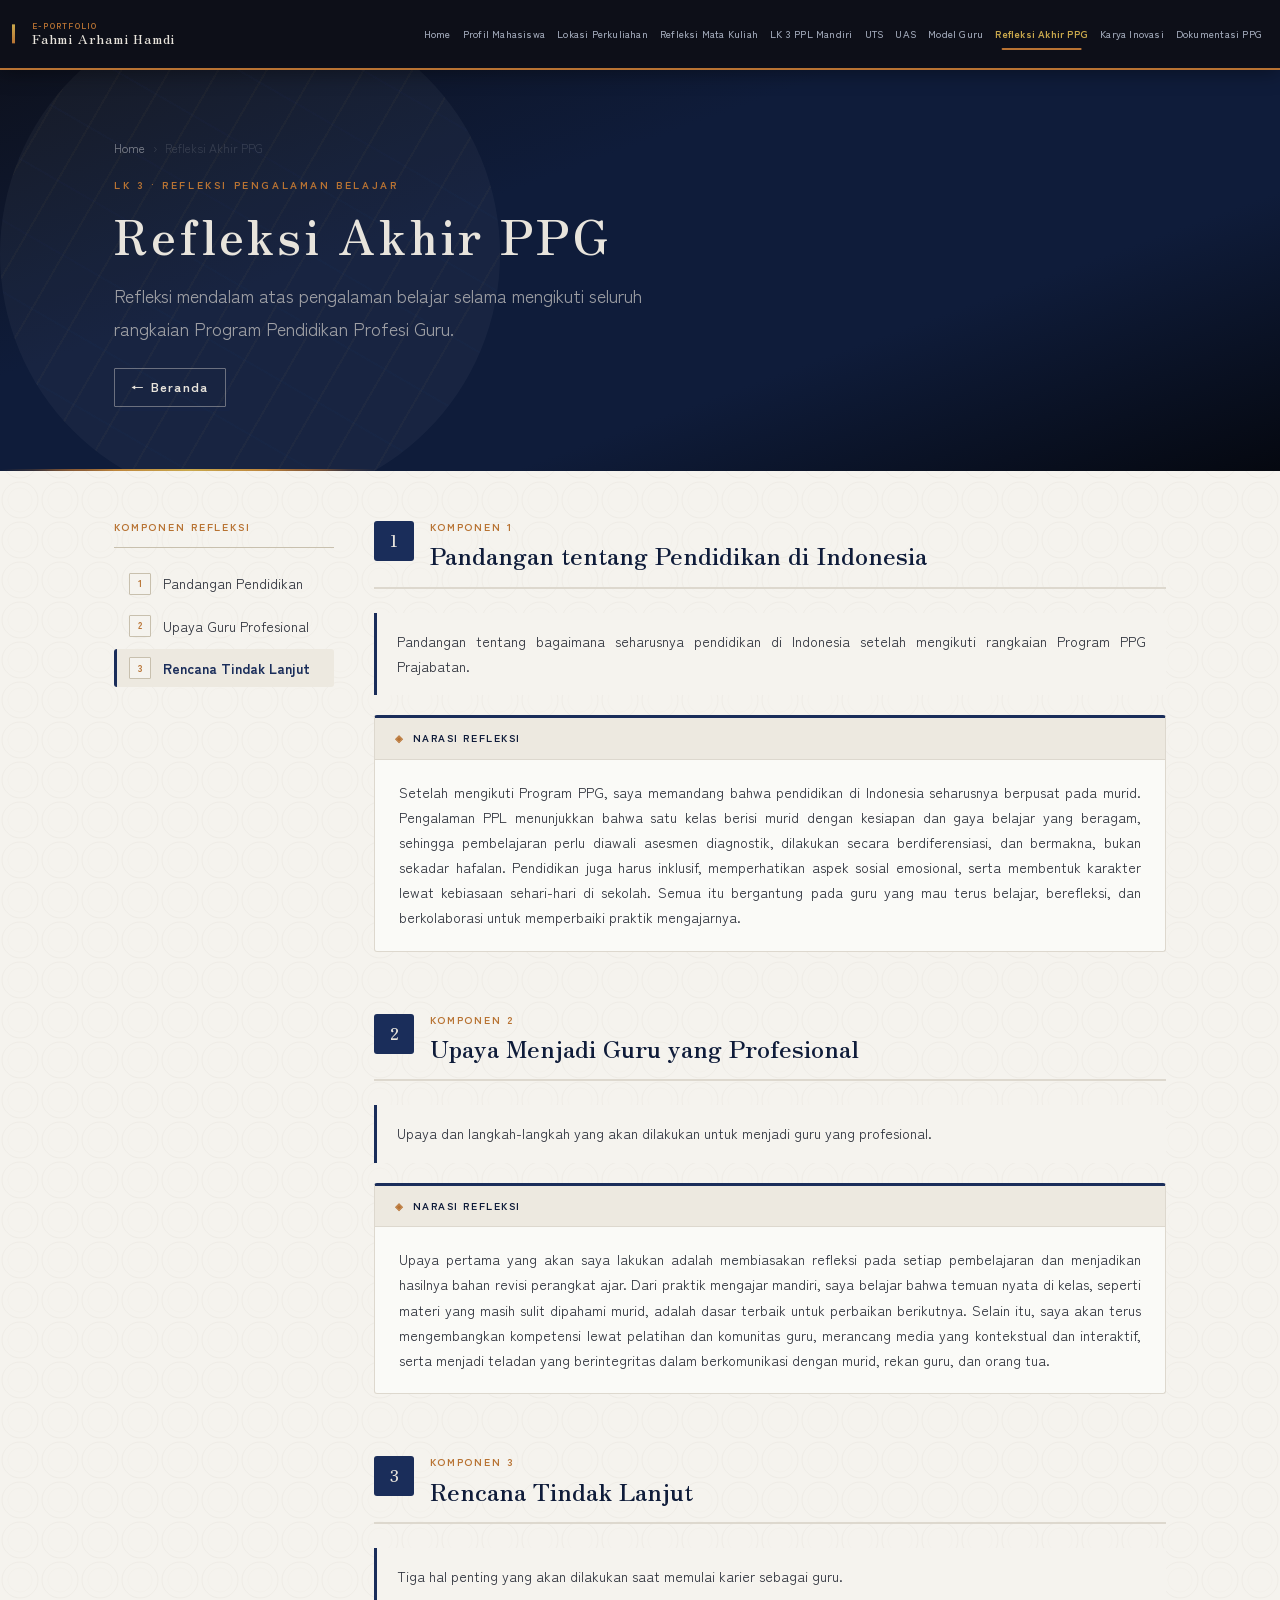
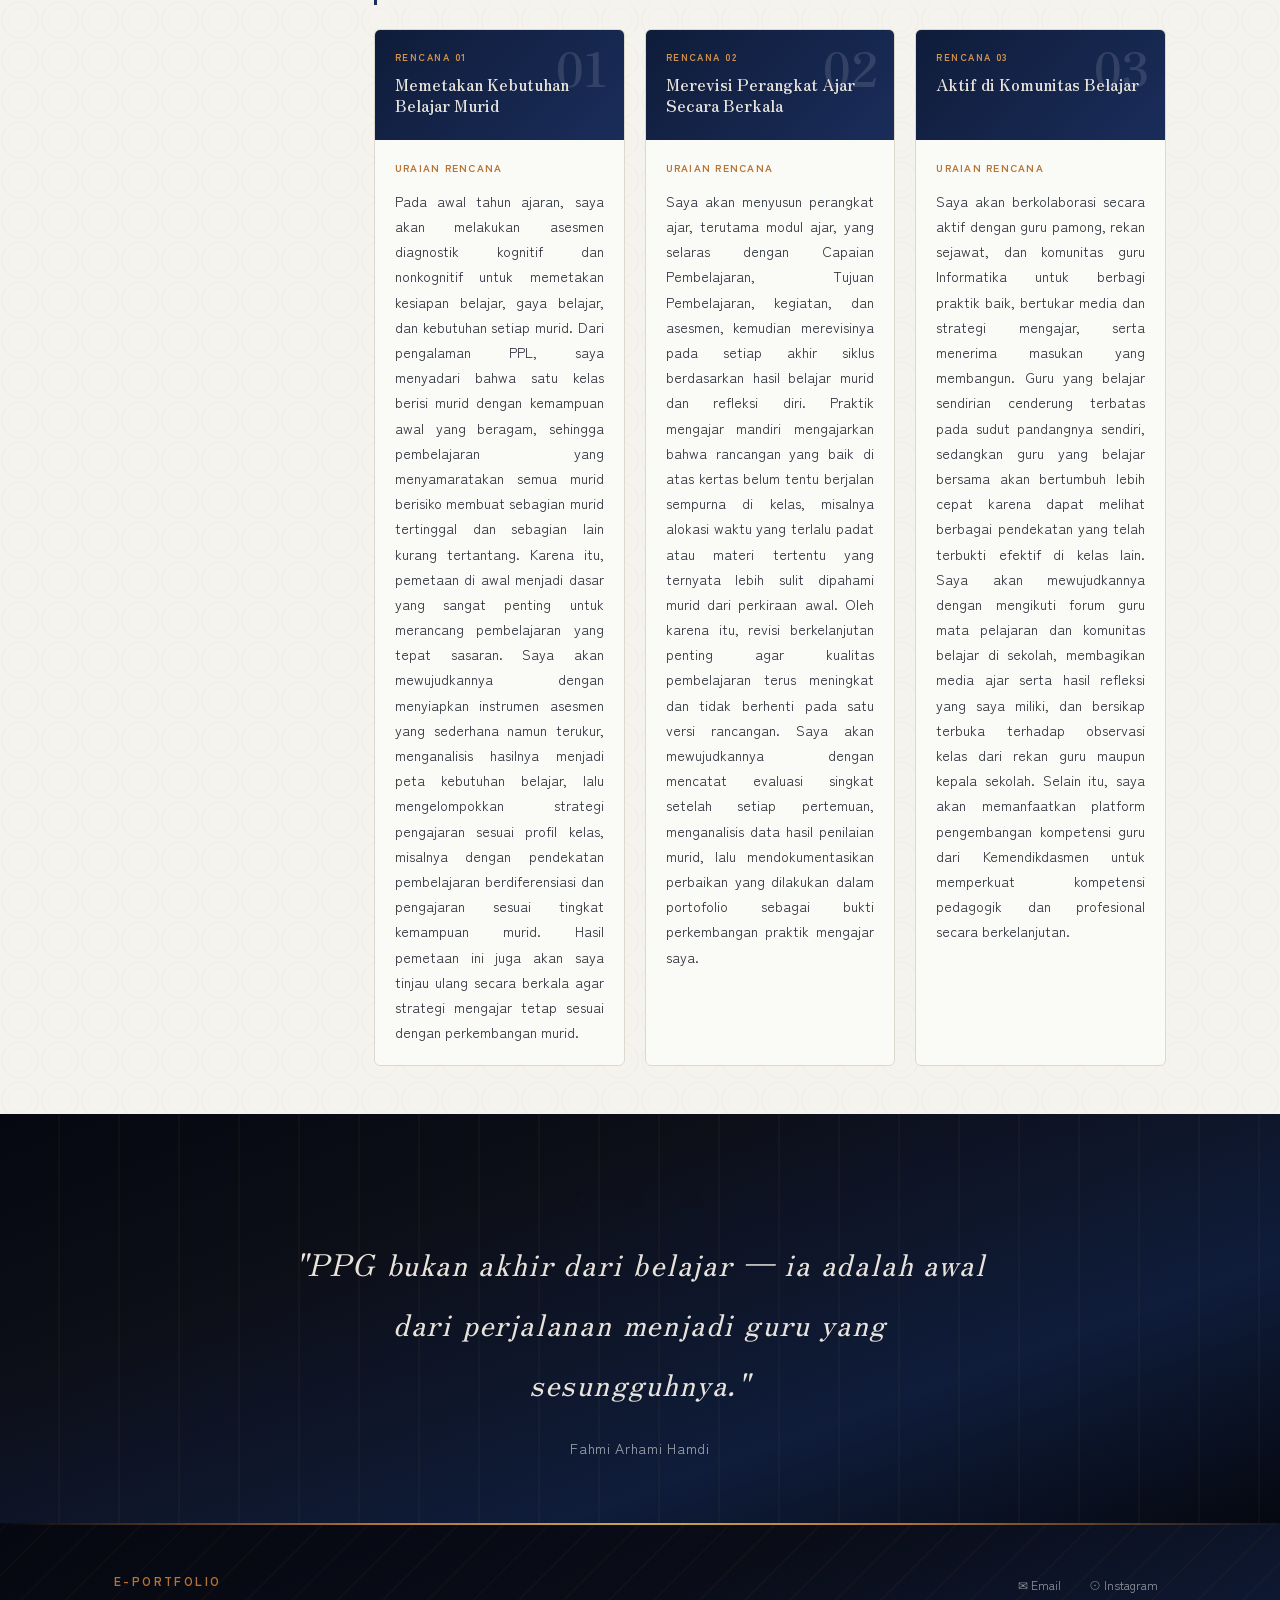
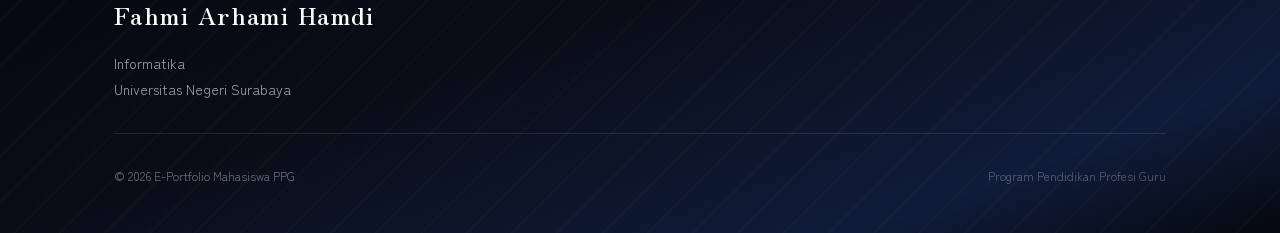
<file: refleksi-akhir.html>
﻿<!DOCTYPE html>
<html lang="id">
<head>
  <meta charset="UTF-8" />
  <meta name="viewport" content="width=device-width, initial-scale=1.0" />
  <meta name="description" content="Refleksi Akhir PPG — LK 3 Refleksi Pengalaman Belajar Selama Program PPG" />
  <title>Refleksi Akhir PPG — E-Portfolio PPG</title>
  <link rel="stylesheet" href="css/style.css" />
  <link rel="stylesheet" href="css/japan.css" />
  <link rel="preconnect" href="https://fonts.googleapis.com" />
  <link rel="preconnect" href="https://fonts.gstatic.com" crossorigin />
  <style>
    /* Reuse lk3 layout */
    .lk3-layout{display:grid;grid-template-columns:220px 1fr;gap:var(--space-10);align-items:start;max-width:var(--container-max);margin-inline:auto;padding-inline:var(--container-pad);padding-block:var(--space-12)}
    .lk3-sidenav{position:sticky;top:calc(var(--navbar-height) + 16px)}
    .lk3-sidenav__title{font-family:var(--font-sans);font-size:.65rem;font-weight:700;letter-spacing:.18em;text-transform:uppercase;color:var(--color-accent);margin-bottom:var(--space-4);padding-bottom:var(--space-3);border-bottom:1px solid var(--color-border)}
    .lk3-sidenav__list{display:flex;flex-direction:column;gap:var(--space-1)}
    .lk3-sidenav__link{display:flex;align-items:center;gap:var(--space-3);padding:var(--space-2) var(--space-3);border-radius:var(--radius-md);font-family:var(--font-sans);font-size:var(--text-sm);color:var(--color-text-secondary);text-decoration:none;transition:all .18s ease;border-left:3px solid transparent}
    .lk3-sidenav__link:hover,.lk3-sidenav__link.active{background-color:var(--color-bg-alt);color:var(--color-primary);border-left-color:var(--color-primary)}
    .lk3-sidenav__link.active{font-weight:600}
    .lk3-sidenav__num{flex-shrink:0;width:22px;height:22px;border-radius:var(--radius-sm);background:var(--color-bg);border:1px solid var(--color-border);display:flex;align-items:center;justify-content:center;font-size:.6rem;font-weight:700;color:var(--color-accent)}
    .lk3-content{display:flex;flex-direction:column;gap:var(--space-10)}
    .lk3-section{scroll-margin-top:calc(var(--navbar-height) + 24px)}
    .lk3-section__header{display:flex;align-items:flex-start;gap:var(--space-4);margin-bottom:var(--space-6);padding-bottom:var(--space-4);border-bottom:2px solid var(--color-border-light)}
    .lk3-section__badge{flex-shrink:0;width:40px;height:40px;border-radius:var(--radius-md);background:var(--color-primary);color:#E8E4DC;display:flex;align-items:center;justify-content:center;font-family:var(--font-serif);font-size:1rem;font-weight:700;margin-top:2px}
    .lk3-section__titles{flex:1}
    .lk3-section__label{font-family:var(--font-sans);font-size:.65rem;font-weight:700;letter-spacing:.18em;text-transform:uppercase;color:var(--color-accent);margin-bottom:var(--space-1)}
    .lk3-section__title{font-family:var(--font-serif);font-size:var(--text-xl);font-weight:700;color:var(--color-primary-dark);line-height:1.3}
    .lk3-desc{background:var(--color-bg);border-left:3px solid var(--color-primary);border-radius:0 var(--radius-md) var(--radius-md) 0;padding:var(--space-4) var(--space-5);font-size:var(--text-sm);color:var(--color-text-secondary);line-height:1.8;margin-bottom:var(--space-5);text-align:justify;text-justify:inter-word}
    .lk3-analisis{background:var(--color-white);border:1px solid var(--color-border-light);border-top:3px solid var(--color-primary);border-radius:var(--radius-md);overflow:hidden;margin-bottom:var(--space-5)}
    .lk3-analisis__header{display:flex;align-items:center;gap:var(--space-2);padding:var(--space-3) var(--space-5);background:var(--color-bg-alt);border-bottom:1px solid var(--color-border-light);font-family:var(--font-sans);font-size:.65rem;font-weight:700;letter-spacing:.15em;text-transform:uppercase;color:var(--color-primary-dark)}
    .lk3-analisis__icon{color:var(--color-accent)}
    .lk3-analisis__body{padding:var(--space-5) var(--space-6);font-size:var(--text-sm);color:var(--color-text-secondary);line-height:1.8;white-space:pre-line;text-align:justify;text-justify:inter-word}
    .lk3-analisis__body.placeholder{color:var(--color-text-light);font-style:italic}

    /* ── 3 KARTU RENCANA TINDAK LANJUT ── */
    .rtl-grid {
      display: grid;
      grid-template-columns: repeat(3, 1fr);
      gap: var(--space-5);
      margin-top: var(--space-2);
    }

    .rtl-card {
      background: var(--color-white);
      border: 1px solid var(--color-border-light);
      border-radius: var(--radius-lg);
      overflow: hidden;
      transition: transform .2s ease, box-shadow .2s ease;
    }

    .rtl-card:hover {
      transform: translateY(-3px);
      box-shadow: var(--shadow-md);
    }

    .rtl-card__top {
      background: linear-gradient(135deg, var(--color-primary-dark), var(--color-primary));
      padding: var(--space-5) var(--space-5) var(--space-4);
      position: relative;
      min-height: 110px;
    }

    .rtl-card__judul {
      font-family: var(--font-serif);
      font-size: var(--text-base);
      font-weight: 700;
      color: #E8E4DC;
      line-height: 1.35;
      min-height: 2.7em;   /* ruang untuk 2 baris agar semua kartu sama */
    }

    .rtl-card__nomor {
      font-family: var(--font-serif);
      font-size: 3rem;
      font-weight: 900;
      color: rgba(255,255,255,0.12);
      line-height: 1;
      position: absolute;
      top: var(--space-3);
      right: var(--space-4);
      user-select: none;
    }

    .rtl-card__judul-label {
      font-family: var(--font-sans);
      font-size: .6rem;
      font-weight: 700;
      letter-spacing: .15em;
      text-transform: uppercase;
      color: var(--color-accent-light);
      margin-bottom: var(--space-2);
    }

    .rtl-card__judul.placeholder {
      color: rgba(232,228,220,.45);
      font-style: italic;
    }

    .rtl-card__body {
      padding: var(--space-5);
    }

    .rtl-card__narasi-label {
      font-family: var(--font-sans);
      font-size: .65rem;
      font-weight: 700;
      letter-spacing: .12em;
      text-transform: uppercase;
      color: var(--color-accent);
      margin-bottom: var(--space-3);
    }

    .rtl-card__narasi {
      font-size: var(--text-sm);
      color: var(--color-text-secondary);
      line-height: 1.8;
      text-align: justify;
      text-justify: inter-word;
      white-space: pre-line;
    }

    .rtl-card__narasi.placeholder {
      color: var(--color-text-light);
      font-style: italic;
    }

    @media(max-width:1024px){
      .lk3-layout{grid-template-columns:1fr}
      .lk3-sidenav{position:static}
      .lk3-sidenav__list{flex-direction:row;flex-wrap:wrap;gap:var(--space-2)}
      .lk3-sidenav__link{border-left:none;border-bottom:2px solid transparent;border-radius:var(--radius-sm)}
      .lk3-sidenav__link:hover,.lk3-sidenav__link.active{border-left:none;border-bottom-color:var(--color-primary)}
      .rtl-grid{grid-template-columns:1fr}
    }

    @media(max-width:768px){
      .rtl-grid{grid-template-columns:1fr}
    }
  </style>
</head>
<body>

  <!-- NAVBAR -->
  <header class="navbar" id="navbar" role="banner">
    <div class="navbar__inner">
      <a href="index.html" class="navbar__brand" aria-label="Beranda E-Portfolio PPG">
        <span class="navbar__brand-top">E-Portfolio</span>
        <span class="navbar__brand-name" id="navbar-name">Mahasiswa PPG</span>
      </a>
      <nav class="navbar__nav" role="navigation" aria-label="Navigasi Utama">
        <a href="index.html"          class="navbar__link">Home</a>
        <a href="profil.html"         class="navbar__link">Profil Mahasiswa</a>
        <a href="lokasi.html"         class="navbar__link">Lokasi Perkuliahan</a>
        <a href="refleksi.html"       class="navbar__link">Refleksi Mata Kuliah</a>
        <a href="lk3.html"            class="navbar__link">LK 3 PPL Mandiri</a>
        <a href="uts.html"            class="navbar__link">UTS</a>
        <a href="uas.html"            class="navbar__link">UAS</a>
        <a href="model-guru.html"     class="navbar__link">Model Guru</a>
        <a href="refleksi-akhir.html" class="navbar__link active">Refleksi Akhir PPG</a>
        <a href="karya-inovasi.html"   class="navbar__link">Karya Inovasi</a>
        <a href="dokumentasi.html"    class="navbar__link">Dokumentasi PPG</a>
      </nav>
      <button class="navbar__toggle" id="navToggle" aria-label="Buka menu" aria-expanded="false" aria-controls="navDrawer">
        <span></span><span></span><span></span>
      </button>
    </div>
  </header>

  <div class="jp-wave-bar" aria-hidden="true"></div>

  <nav class="navbar__drawer" id="navDrawer" role="navigation" aria-label="Menu Mobile">
    <a href="index.html"          class="navbar__link">Home</a>
    <a href="profil.html"         class="navbar__link">Profil Mahasiswa</a>
    <a href="lokasi.html"         class="navbar__link">Lokasi Perkuliahan</a>
    <a href="refleksi.html"       class="navbar__link">Refleksi Mata Kuliah</a>
    <a href="lk3.html"            class="navbar__link">LK 3 PPL Mandiri</a>
    <a href="uts.html"            class="navbar__link">UTS</a>
    <a href="uas.html"            class="navbar__link">UAS</a>
    <a href="model-guru.html"     class="navbar__link">Model Guru</a>
    <a href="refleksi-akhir.html" class="navbar__link active">Refleksi Akhir PPG</a>
    <a href="karya-inovasi.html"   class="navbar__link">Karya Inovasi</a>
        <a href="dokumentasi.html"    class="navbar__link">Dokumentasi PPG</a>
  </nav>

  <main id="main-content">

    <!-- PAGE HEADER -->
    <div class="page-header">
      <div class="page-header__inner">
        <nav class="page-header__breadcrumb" aria-label="Breadcrumb">
          <a href="index.html">Home</a>
          <span>›</span>
          <span>Refleksi Akhir PPG</span>
        </nav>
        <p class="page-header__label">LK 3 · Refleksi Pengalaman Belajar</p>
        <h1 class="page-header__title">Refleksi Akhir PPG</h1>
        <p class="page-header__subtitle">
          Refleksi mendalam atas pengalaman belajar selama mengikuti seluruh
          rangkaian Program Pendidikan Profesi Guru.
        </p>
        <div style="display:flex;gap:var(--space-3);margin-top:var(--space-6);flex-wrap:wrap;">
          <a href="index.html" class="btn btn--outline btn--sm" style="color:#E8E4DC;border-color:rgba(232,228,220,0.4);">← Beranda</a>
        </div>
      </div>
    </div>

    <!-- MAIN LAYOUT -->
    <div class="lk3-layout">

      <!-- SIDEBAR -->
      <aside class="lk3-sidenav fade-up" aria-label="Sub-navigasi Refleksi Akhir PPG">
        <div class="lk3-sidenav__title">Komponen Refleksi</div>
        <ul class="lk3-sidenav__list" role="list">
          <li><a href="#ra-pandangan" class="lk3-sidenav__link active">
            <span class="lk3-sidenav__num">1</span>Pandangan Pendidikan
          </a></li>
          <li><a href="#ra-upaya" class="lk3-sidenav__link">
            <span class="lk3-sidenav__num">2</span>Upaya Guru Profesional
          </a></li>
          <li><a href="#ra-rtl" class="lk3-sidenav__link">
            <span class="lk3-sidenav__num">3</span>Rencana Tindak Lanjut
          </a></li>
        </ul>
      </aside>

      <!-- KONTEN -->
      <div class="lk3-content">

        <!-- ── 1. PANDANGAN TENTANG PENDIDIKAN ── -->
        <section class="lk3-section fade-up delay-1" id="ra-pandangan" aria-labelledby="title-ra-pandangan">
          <div class="lk3-section__header">
            <div class="lk3-section__badge">1</div>
            <div class="lk3-section__titles">
              <div class="lk3-section__label">Komponen 1</div>
              <h2 class="lk3-section__title" id="title-ra-pandangan">
                Pandangan tentang Pendidikan di Indonesia
              </h2>
            </div>
          </div>

          <p class="lk3-desc" id="ra-desc-pandangan"></p>

          <div class="lk3-analisis">
            <div class="lk3-analisis__header"><span class="lk3-analisis__icon">◈</span>Narasi Refleksi</div>
            <div class="lk3-analisis__body" id="ra-narasi-pandangan"></div>
          </div>
        </section>

        <!-- ── 2. UPAYA MENJADI GURU PROFESIONAL ── -->
        <section class="lk3-section fade-up" id="ra-upaya" aria-labelledby="title-ra-upaya">
          <div class="lk3-section__header">
            <div class="lk3-section__badge">2</div>
            <div class="lk3-section__titles">
              <div class="lk3-section__label">Komponen 2</div>
              <h2 class="lk3-section__title" id="title-ra-upaya">
                Upaya Menjadi Guru yang Profesional
              </h2>
            </div>
          </div>

          <p class="lk3-desc" id="ra-desc-upaya"></p>

          <div class="lk3-analisis">
            <div class="lk3-analisis__header"><span class="lk3-analisis__icon">◈</span>Narasi Refleksi</div>
            <div class="lk3-analisis__body" id="ra-narasi-upaya"></div>
          </div>
        </section>

        <!-- ── 3. RENCANA TINDAK LANJUT ── -->
        <section class="lk3-section fade-up" id="ra-rtl" aria-labelledby="title-ra-rtl">
          <div class="lk3-section__header">
            <div class="lk3-section__badge">3</div>
            <div class="lk3-section__titles">
              <div class="lk3-section__label">Komponen 3</div>
              <h2 class="lk3-section__title" id="title-ra-rtl">
                Rencana Tindak Lanjut
              </h2>
            </div>
          </div>

          <p class="lk3-desc" style="margin-bottom:var(--space-6);">
            Tiga hal penting yang akan dilakukan saat memulai karier sebagai guru.
          </p>

          <div class="rtl-grid" id="rtl-grid">
            <!-- Diisi via JS dari DATA.refleksiAkhir.rencanaTindakLanjut -->
          </div>
        </section>

      </div><!-- /lk3-content -->
    </div><!-- /lk3-layout -->

    <!-- QUOTE PENUTUP -->
    <section class="quote-section" aria-label="Kutipan penutup">
      <div class="quote-section__inner">
        <div style="font-size:1.5rem;opacity:.18;margin-bottom:var(--space-4);letter-spacing:.6em;" aria-hidden="true">武 道 義</div>
        <p class="quote-section__text fade-up">
          "PPG bukan akhir dari belajar — ia adalah awal dari perjalanan menjadi guru yang sesungguhnya."
        </p>
        <p class="quote-section__attr fade-up delay-2" id="ra-quote-attr">Mahasiswa PPG</p>
      </div>
    </section>

  </main>

  <!-- FOOTER -->
  <footer class="footer" role="contentinfo">
    <div class="footer__inner">
      <div class="footer__brand">
        <span class="footer__brand-label">E-Portfolio</span>
        <span class="footer__brand-name" id="footer-nama">Mahasiswa PPG</span>
        <div class="footer__meta" style="margin-top:var(--space-3);">
          <span id="footer-prodi"></span><span id="footer-univ"></span>
        </div>
      </div>
      <div><div class="footer__social" id="footer-social"></div></div>
      <div class="footer__divider"></div>
      <div class="footer__bottom">
        <p class="footer__copyright" id="footer-copyright">© 2026 E-Portfolio Mahasiswa PPG</p>
        <p style="font-size:var(--text-xs);color:rgba(255,255,255,0.3);">Program Pendidikan Profesi Guru</p>
      </div>
    </div>
  </footer>

  <script src="js/data.js"></script>
  <script src="js/main.js"></script>
  <script src="js/sakura.js"></script>
  <script>
  document.addEventListener('DOMContentLoaded', function () {
    const p  = DATA.profil;
    const ra = DATA.refleksiAkhir;

    document.getElementById('navbar-name').textContent = p.namaLengkap || 'Mahasiswa PPG';
    document.getElementById('ra-quote-attr').textContent = p.namaLengkap || 'Mahasiswa PPG';

    function setEl(id, val, fb) {
      const el = document.getElementById(id);
      if (!el) return;
      el.textContent = (val && !val.startsWith('[')) ? val : (fb || '');
      if (!val || val.startsWith('[')) el.style.color = 'var(--color-text-light)';
    }
    function setBody(id, val) {
      const el = document.getElementById(id);
      if (!el) return;
      el.textContent = val || '';
      if (!val || val.startsWith('[')) el.classList.add('placeholder');
    }

    /* Komponen 1 */
    setEl('ra-desc-pandangan',   ra.pandangan.deskripsi, '[Deskripsi singkat]');
    setBody('ra-narasi-pandangan', ra.pandangan.narasi);

    /* Komponen 2 */
    setEl('ra-desc-upaya',   ra.upaya.deskripsi, '[Deskripsi singkat]');
    setBody('ra-narasi-upaya', ra.upaya.narasi);

    /* Komponen 3 — 3 kartu RTL */
    const rtlGrid = document.getElementById('rtl-grid');
    if (rtlGrid && ra.rencanaTindakLanjut) {
      ra.rencanaTindakLanjut.forEach(function(item, i) {
        const isJudulPH = !item.judul  || item.judul.startsWith('[');
        const isNarPH   = !item.narasi || item.narasi.startsWith('[');
        const delay     = i + 1;
        const card = document.createElement('div');
        card.className = 'rtl-card fade-up delay-' + delay;
        card.innerHTML = `
          <div class="rtl-card__top">
            <span class="rtl-card__nomor" aria-hidden="true">${item.nomor}</span>
            <div class="rtl-card__judul-label">Rencana ${item.nomor}</div>
            <div class="rtl-card__judul ${isJudulPH ? 'placeholder' : ''}">${item.judul}</div>
          </div>
          <div class="rtl-card__body">
            <div class="rtl-card__narasi-label">Uraian Rencana</div>
            <p class="rtl-card__narasi ${isNarPH ? 'placeholder' : ''}">${item.narasi}</p>
          </div>
        `;
        rtlGrid.appendChild(card);
      });
    }

    /* Sidebar scroll highlight */
    const sections = document.querySelectorAll('.lk3-section');
    const navLinks = document.querySelectorAll('.lk3-sidenav__link');
    sections.forEach(function(s) {
      new IntersectionObserver(function(entries) {
        entries.forEach(function(e) {
          if (e.isIntersecting) {
            navLinks.forEach(function(l) { l.classList.remove('active'); });
            const a = document.querySelector('.lk3-sidenav__link[href="#' + e.target.id + '"]');
            if (a) a.classList.add('active');
          }
        });
      }, { rootMargin: '-30% 0px -60% 0px' }).observe(s);
    });

    /* Footer */
    document.getElementById('footer-nama').textContent      = p.namaLengkap || 'Mahasiswa PPG';
    document.getElementById('footer-prodi').textContent     = p.bidangStudi  || '';
    document.getElementById('footer-univ').textContent      = p.universitas  || '';
    document.getElementById('footer-copyright').textContent = '© ' + new Date().getFullYear() + ' E-Portfolio Mahasiswa PPG';
    const social = document.getElementById('footer-social');
    if (p.email && !p.email.includes('[')) { const a=document.createElement('a'); a.href='https://mail.google.com/mail/?view=cm&to='+p.email; a.target='_blank'; a.rel='noopener noreferrer'; a.innerHTML='✉ Email'; social.appendChild(a); }
    if (p.instagram && !p.instagram.includes('[')) { const a=document.createElement('a'); a.href=p.instagram; a.target='_blank'; a.rel='noopener noreferrer'; a.textContent='⊙ Instagram'; social.appendChild(a); }
  });
  </script>
</body>
</html>
</file>
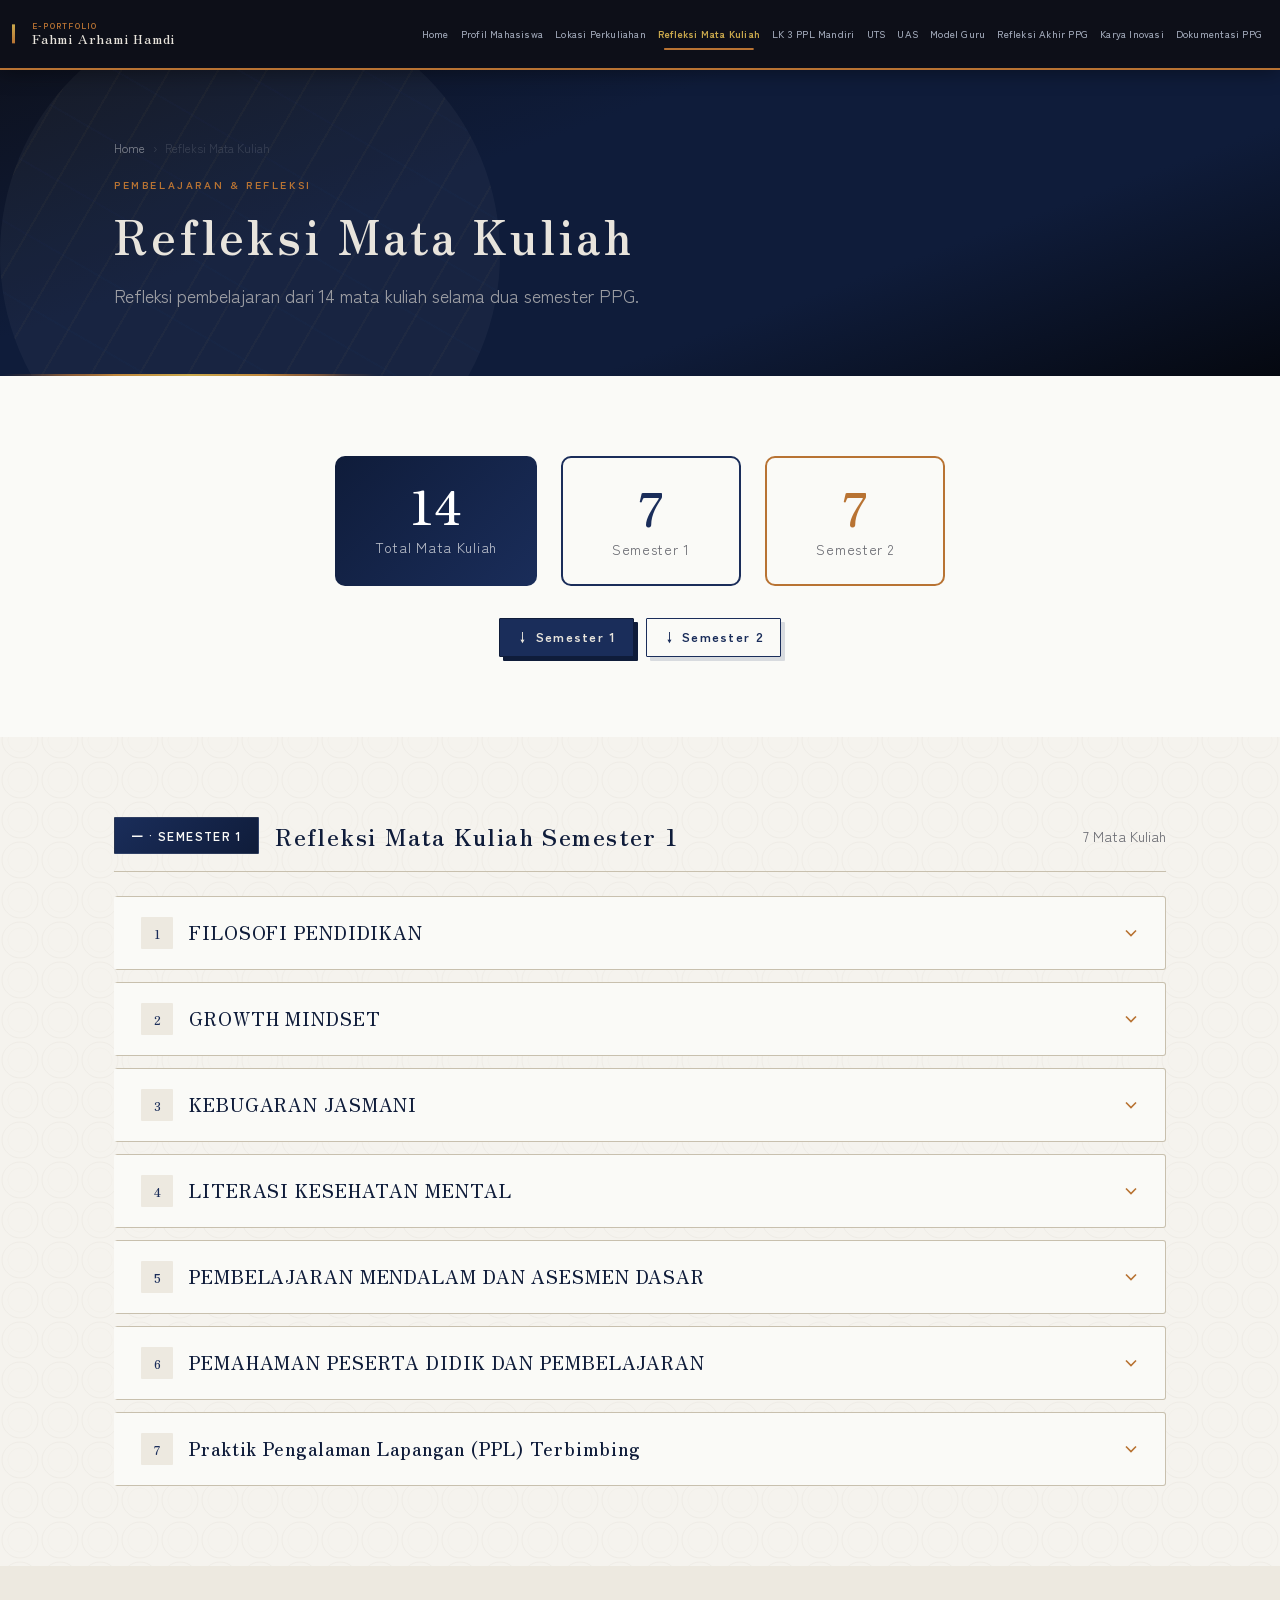
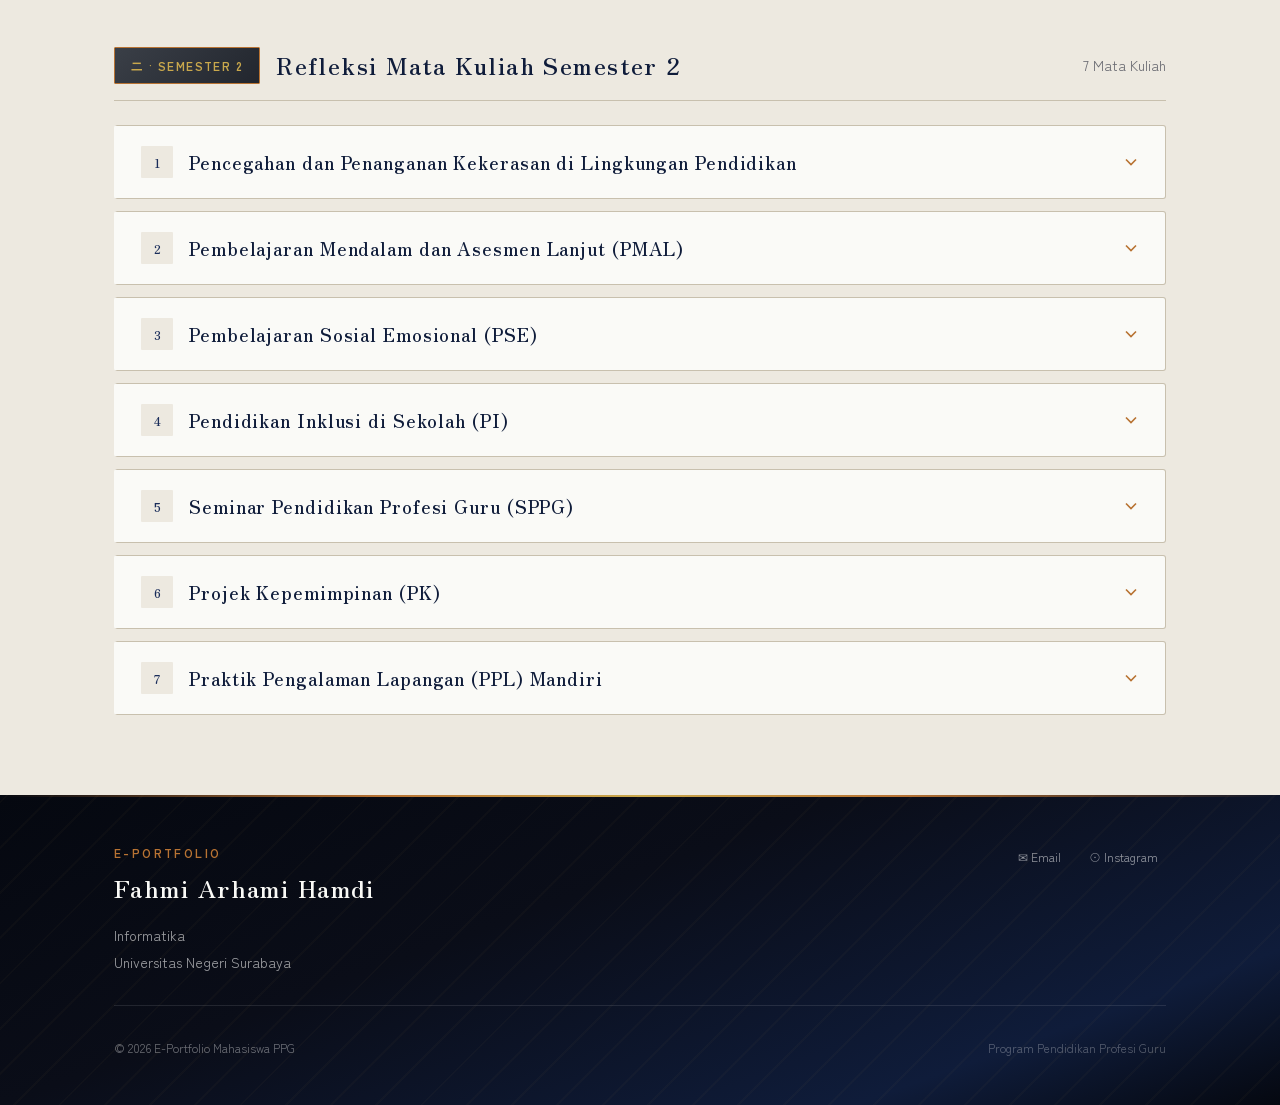
<file: refleksi.html>
﻿<!DOCTYPE html>
<html lang="id">
<head>
  <meta charset="UTF-8" />
  <meta name="viewport" content="width=device-width, initial-scale=1.0" />
  <meta name="description" content="Refleksi Mata Kuliah PPG — Semester 1 dan Semester 2" />
  <title>Refleksi Mata Kuliah — E-Portfolio PPG</title>
  <link rel="stylesheet" href="css/style.css" />
  <link rel="stylesheet" href="css/japan.css" />
  <link rel="preconnect" href="https://fonts.googleapis.com" />
  <link rel="preconnect" href="https://fonts.gstatic.com" crossorigin />
  <style>
    /* ── REFLEKSI BODY INNER ─────────────────────────────────── */
    .refl-body-inner {
      padding-left: var(--space-6) !important;
    }

    /* ── HEADER INFO (nama + dosen) ─────────────────────────── */
    .refl-header-info {
      display: grid;
      grid-template-columns: 1fr 1fr;
      gap: var(--space-4);
      background: var(--color-bg);
      border: 1px solid var(--color-border-light);
      border-left: 4px solid var(--color-primary);
      border-radius: 0 var(--radius-md) var(--radius-md) 0;
      padding: var(--space-4) var(--space-5);
      margin-bottom: var(--space-6);
    }
    .refl-header-label {
      font-size: 0.65rem;
      font-weight: 600;
      letter-spacing: 0.15em;
      text-transform: uppercase;
      color: var(--color-accent);
      margin-bottom: var(--space-1);
      font-family: var(--font-sans);
    }
    .refl-header-nama {
      font-family: var(--font-serif);
      font-size: var(--text-lg);
      font-weight: 700;
      color: var(--color-primary-dark);
      line-height: 1.3;
    }
    .refl-header-dosen {
      font-size: var(--text-sm);
      font-weight: 500;
      color: var(--color-text-secondary);
    }

    /* ── NAMA DOSEN di trigger (ringkas) ────────────────────── */
    .accordion-trigger__dosen-inline {
      font-size: 0.72rem;
      color: var(--color-text-muted);
      font-family: var(--font-sans);
      margin-left: auto;
      margin-right: var(--space-3);
      white-space: nowrap;
      overflow: hidden;
      text-overflow: ellipsis;
      max-width: 200px;
      flex-shrink: 0;
    }

    /* ── SECTION BLOCK (pembungkus tiap kelompok) ───────────── */
    .refl-section-block {
      margin-bottom: var(--space-6);
      border: 1px solid var(--color-border-light);
      border-radius: var(--radius-md);
      overflow: hidden;
    }
    .refl-section-block--last { margin-bottom: 0; }

    .refl-section-title {
      display: flex;
      align-items: center;
      gap: var(--space-2);
      background: var(--color-bg-alt);
      border-bottom: 1px solid var(--color-border-light);
      padding: var(--space-3) var(--space-5);
      font-family: var(--font-sans);
      font-size: 0.72rem;
      font-weight: 700;
      letter-spacing: 0.12em;
      text-transform: uppercase;
      color: var(--color-primary-dark);
    }
    .refl-section-icon {
      color: var(--color-accent);
      font-size: 0.85rem;
    }
    .refl-section-sub {
      font-weight: 400;
      color: var(--color-text-muted);
      letter-spacing: 0.06em;
      font-size: 0.68rem;
      margin-left: var(--space-1);
    }

    /* ── PLACEHOLDER teks ───────────────────────────────────── */
    .refl-placeholder {
      color: var(--color-text-light) !important;
      font-style: italic;
    }

    /* ══════════════════════════════════════════════════════════
       BLOK 1 — REFLEKSI 4C
    ══════════════════════════════════════════════════════════ */
    .refl-4c-grid {
      display: grid;
      grid-template-columns: 1fr 1fr;
      gap: 0;
    }
    .refl-4c-item {
      display: flex;
      gap: var(--space-3);
      padding: var(--space-5);
      border-right: 1px solid var(--color-border-light);
      border-bottom: 1px solid var(--color-border-light);
      transition: background 0.2s;
    }
    .refl-4c-item:nth-child(2n) { border-right: none; }
    .refl-4c-item:nth-child(3),
    .refl-4c-item:nth-child(4)  { border-bottom: none; }
    .refl-4c-item:hover         { background: rgba(26,45,90,0.025); }

    .refl-4c-badge {
      flex-shrink: 0;
      width: 36px;
      height: 36px;
      border-radius: var(--radius-sm);
      display: flex;
      align-items: center;
      justify-content: center;
      font-family: var(--font-serif);
      font-size: 0.72rem;
      font-weight: 700;
      color: #fff;
      letter-spacing: 0.05em;
      margin-top: 2px;
    }
    .refl-4c-content { flex: 1; min-width: 0; }
    .refl-4c-label {
      font-family: var(--font-sans);
      font-size: 0.68rem;
      font-weight: 700;
      letter-spacing: 0.1em;
      text-transform: uppercase;
      color: var(--color-text-muted);
      margin-bottom: var(--space-2);
    }
    .refl-4c-text {
      font-size: var(--text-sm);
      color: var(--color-text-secondary);
      line-height: 1.75;
      margin: 0;
      white-space: pre-line;
    }

    /* ══════════════════════════════════════════════════════════
       BLOK 2 — ARTEFAK (1 kolom)
    ══════════════════════════════════════════════════════════ */
    /* ══════════════════════════════════════════════════════════
       BLOK 3 — KAITAN PRAKTIS (1 kolom)
    ══════════════════════════════════════════════════════════ */
    .refl-single-wrap {
      padding: var(--space-5);
    }
    .refl-single-text {
      font-size: var(--text-sm);
      color: var(--color-text-secondary);
      line-height: 1.8;
      margin: 0;
      white-space: pre-line;
    }

    /* ── RESPONSIVE ─────────────────────────────────────────── */
    @media (max-width: 768px) {
      .refl-header-info    { grid-template-columns: 1fr; }
      .refl-4c-grid        { grid-template-columns: 1fr; }
      .refl-4c-item        { border-right: none !important; }
      .refl-4c-item:nth-child(3),
      .refl-4c-item:nth-child(4) { border-bottom: 1px solid var(--color-border-light); }
      .refl-4c-item:last-child   { border-bottom: none; }
      .accordion-trigger__dosen-inline { display: none; }
      .refl-body-inner { padding-left: var(--space-4) !important; }
    }
  </style>
</head>
<body>

  <!-- NAVBAR -->
  <header class="navbar" id="navbar" role="banner">
    <div class="navbar__inner">
      <a href="index.html" class="navbar__brand" aria-label="Beranda E-Portfolio PPG">
        <span class="navbar__brand-top">E-Portfolio</span>
        <span class="navbar__brand-name" id="navbar-name">Mahasiswa PPG</span>
      </a>
      <nav class="navbar__nav" role="navigation" aria-label="Navigasi Utama">
        <a href="index.html"        class="navbar__link">Home</a>
        <a href="profil.html"       class="navbar__link">Profil Mahasiswa</a>
        <a href="lokasi.html"       class="navbar__link">Lokasi Perkuliahan</a>
        <a href="refleksi.html"     class="navbar__link active">Refleksi Mata Kuliah</a>
        <a href="lk3.html"          class="navbar__link">LK 3 PPL Mandiri</a>
        <a href="uts.html"          class="navbar__link">UTS</a>
        <a href="uas.html"            class="navbar__link">UAS</a>
        <a href="model-guru.html"   class="navbar__link">Model Guru</a>
        <a href="refleksi-akhir.html" class="navbar__link">Refleksi Akhir PPG</a>
        <a href="karya-inovasi.html"   class="navbar__link">Karya Inovasi</a>
        <a href="dokumentasi.html"  class="navbar__link">Dokumentasi PPG</a>
      </nav>
      <button class="navbar__toggle" id="navToggle" aria-label="Buka menu" aria-expanded="false" aria-controls="navDrawer">
        <span></span><span></span><span></span>
      </button>
    </div>
  </header>

  <!-- Wave bar dekorasi Jepang -->
  <div class="jp-wave-bar" aria-hidden="true"></div>

  <nav class="navbar__drawer" id="navDrawer" role="navigation" aria-label="Menu Mobile">
    <a href="index.html"        class="navbar__link">Home</a>
    <a href="profil.html"       class="navbar__link">Profil Mahasiswa</a>
    <a href="lokasi.html"       class="navbar__link">Lokasi Perkuliahan</a>
    <a href="refleksi.html"     class="navbar__link active">Refleksi Mata Kuliah</a>
    <a href="lk3.html"          class="navbar__link">LK 3 PPL Mandiri</a>
    <a href="uts.html"          class="navbar__link">UTS</a>
        <a href="uas.html"            class="navbar__link">UAS</a>
    <a href="model-guru.html"   class="navbar__link">Model Guru</a>
        <a href="refleksi-akhir.html" class="navbar__link">Refleksi Akhir PPG</a>
    <a href="karya-inovasi.html"   class="navbar__link">Karya Inovasi</a>
        <a href="dokumentasi.html"  class="navbar__link">Dokumentasi PPG</a>
  </nav>

  <main id="main-content">

    <!-- PAGE HEADER -->
    <div class="page-header">
      <div class="page-header__inner">
        <nav class="page-header__breadcrumb" aria-label="Breadcrumb">
          <a href="index.html">Home</a>
          <span>›</span>
          <span>Refleksi Mata Kuliah</span>
        </nav>
        <p class="page-header__label">Pembelajaran & Refleksi</p>
        <h1 class="page-header__title">Refleksi Mata Kuliah</h1>
        <p class="page-header__subtitle">
          Refleksi pembelajaran dari 14 mata kuliah selama dua semester PPG.
        </p>
      </div>
    </div>

    <!-- ============================================================
         RINGKASAN TOTAL MK
    ============================================================ -->
    <section class="section section--white" aria-label="Ringkasan mata kuliah">
      <div class="container">
        <div style="display:flex; gap: var(--space-6); justify-content:center; flex-wrap:wrap;" class="fade-up">
          <div style="text-align:center; padding: var(--space-6) var(--space-10); background: linear-gradient(135deg, var(--color-primary-dark), var(--color-primary)); border-radius: var(--radius-xl); color:white; min-width: 180px;">
            <div style="font-family: var(--font-serif); font-size: var(--text-4xl); font-weight: var(--weight-semi); line-height:1;">14</div>
            <div style="font-size: var(--text-sm); color: rgba(255,255,255,0.7); margin-top: var(--space-2); letter-spacing:0.05em;">Total Mata Kuliah</div>
          </div>
          <div style="text-align:center; padding: var(--space-6) var(--space-10); background: var(--color-white); border: 2px solid var(--color-primary); border-radius: var(--radius-xl); min-width: 180px;">
            <div style="font-family: var(--font-serif); font-size: var(--text-4xl); font-weight: var(--weight-semi); color: var(--color-primary); line-height:1;">7</div>
            <div style="font-size: var(--text-sm); color: var(--color-text-muted); margin-top: var(--space-2); letter-spacing:0.05em;">Semester 1</div>
          </div>
          <div style="text-align:center; padding: var(--space-6) var(--space-10); background: var(--color-white); border: 2px solid var(--color-accent); border-radius: var(--radius-xl); min-width: 180px;">
            <div style="font-family: var(--font-serif); font-size: var(--text-4xl); font-weight: var(--weight-semi); color: var(--color-accent); line-height:1;">7</div>
            <div style="font-size: var(--text-sm); color: var(--color-text-muted); margin-top: var(--space-2); letter-spacing:0.05em;">Semester 2</div>
          </div>
        </div>

        <!-- Jump nav -->
        <div style="display:flex; gap:var(--space-3); justify-content:center; margin-top: var(--space-8); flex-wrap:wrap;" class="fade-up delay-2">
          <a href="#semester-1" class="btn btn--primary btn--sm">↓ Semester 1</a>
          <a href="#semester-2" class="btn btn--outline btn--sm">↓ Semester 2</a>
        </div>
      </div>
    </section>

    <!-- ============================================================
         SEMESTER 1 — 7 MATA KULIAH
    ============================================================ -->
    <section class="section" id="semester-1" aria-labelledby="smt1-title">
      <div class="container">

        <div class="semester-header fade-up">
          <span class="semester-badge">一 · Semester 1</span>
          <h2 class="semester-title" id="smt1-title">Refleksi Mata Kuliah Semester 1</h2>
          <span class="mk-count">7 Mata Kuliah</span>
        </div>

        <div class="accordion" id="accordion-smt1" role="list">
          <!-- Diisi via JS dari DATA.semester1 -->
        </div>

      </div>
    </section>

    <!-- ============================================================
         SEMESTER 2 — 7 MATA KULIAH
    ============================================================ -->
    <section class="section section--alt" id="semester-2" aria-labelledby="smt2-title">
      <div class="container">

        <div class="semester-header fade-up">
          <span class="semester-badge semester-badge--2">二 · Semester 2</span>
          <h2 class="semester-title" id="smt2-title">Refleksi Mata Kuliah Semester 2</h2>
          <span class="mk-count">7 Mata Kuliah</span>
        </div>

        <div class="accordion" id="accordion-smt2" role="list">
          <!-- Diisi via JS dari DATA.semester2 -->
        </div>

      </div>
    </section>

  </main>

  <!-- FOOTER -->
  <footer class="footer" role="contentinfo">
    <div class="footer__inner">
      <div class="footer__brand">
        <span class="footer__brand-label">E-Portfolio</span>
        <span class="footer__brand-name" id="footer-nama">Mahasiswa PPG</span>
        <div class="footer__meta" style="margin-top: var(--space-3);">
          <span id="footer-prodi"></span>
          <span id="footer-univ"></span>
        </div>
      </div>
      <div><div class="footer__social" id="footer-social"></div></div>
      <div class="footer__divider"></div>
      <div class="footer__bottom">
        <p class="footer__copyright" id="footer-copyright">© 2026 E-Portfolio Mahasiswa PPG</p>
        <p style="font-size: var(--text-xs); color: rgba(255,255,255,0.3);">Program Pendidikan Profesi Guru</p>
      </div>
    </div>
  </footer>

  <script src="js/data.js"></script>
  <script src="js/main.js"></script>
  <script src="js/sakura.js"></script>

  <script>
    document.addEventListener('DOMContentLoaded', function () {
      const p = DATA.profil;

      document.getElementById('navbar-name').textContent = p.namaLengkap || 'Mahasiswa PPG';

      // ── Helper: aman ambil nilai, return fallback jika placeholder ──
      function val(str, fallback) {
        return (str && !str.startsWith('[')) ? str : (fallback || str || '');
      }

      // ── Helper: buat satu baris field 4C ─────────────────────
      function field4C(huruf, warna, label, isi) {
        const isEmpty = !isi || isi.startsWith('[');
        return `
          <div class="refl-4c-item">
            <div class="refl-4c-badge" style="background:${warna};">${huruf}</div>
            <div class="refl-4c-content">
              <div class="refl-4c-label">${label}</div>
              <p class="refl-4c-text ${isEmpty ? 'refl-placeholder' : ''}">${isi || ''}</p>
            </div>
          </div>`;
      }

      // ── Fungsi bangun accordion ────────────────────────────────
      function buildAccordion(containerId, mataKuliahArr, semesterNum) {
        const container = document.getElementById(containerId);
        if (!container || !mataKuliahArr) return;

        mataKuliahArr.forEach(function(mk, i) {
          const idx    = i + 1;
          const itemId = 'acc-' + semesterNum + '-' + idx;

          const namaDisplay = val(mk.nama, 'Mata Kuliah ' + idx + ' (Semester ' + semesterNum + ')');

          // ── Blok 4C ─────────────────────────────────────
          const c4 = mk.c4 || {};
          const blok4C = `
            <div class="refl-section-block">
              <div class="refl-section-title">
                <span class="refl-section-icon">◈</span>
                Refleksi 4C
                <span class="refl-section-sub">Connection · Challenge · Concept · Change</span>
              </div>
              <div class="refl-4c-grid">
                ${field4C('C1', '#1A2D5A', 'Connection · Keterkaitan',
                    c4.connection || '[Isi Connection]')}
                ${field4C('C2', '#C0392B', 'Challenge · Tantangan',
                    c4.challenge  || '[Isi Challenge]')}
                ${field4C('C3', '#B87333', 'Concept · Konsep Utama',
                    c4.concept    || '[Isi Concept]')}
                ${field4C('C4', '#2E7D52', 'Change · Perubahan',
                    c4.change     || '[Isi Change]')}
              </div>
            </div>`;

          // ── Blok Artefak ─────────────────────────────────
          const artTeks = (mk.artefak && typeof mk.artefak === 'string') ? mk.artefak : '[Isi analisis artefak]';
          const artIsEmpty = artTeks.startsWith('[');
          const blokArtefak = `
            <div class="refl-section-block">
              <div class="refl-section-title">
                <span class="refl-section-icon">◆</span>
                Analisis Artefak Pembelajaran
              </div>
              <div class="refl-single-wrap">
                <p class="refl-single-text ${artIsEmpty ? 'refl-placeholder' : ''}">${artTeks}</p>
              </div>
            </div>`;

          // ── Blok Kaitan Praktis ───────────────────────────
          const kaiTeks = (mk.kaitan && typeof mk.kaitan === 'string') ? mk.kaitan : '[Isi kaitan praktis]';
          const kaiIsEmpty = kaiTeks.startsWith('[');
          const blokKaitan = `
            <div class="refl-section-block refl-section-block--last">
              <div class="refl-section-title">
                <span class="refl-section-icon">▶</span>
                Kaitan Praktis
              </div>
              <div class="refl-single-wrap">
                <p class="refl-single-text ${kaiIsEmpty ? 'refl-placeholder' : ''}">${kaiTeks}</p>
              </div>
            </div>`;

          // ── Rakitan accordion item ─────────────────────────
          const item = document.createElement('div');
          item.className = 'accordion-item';
          item.setAttribute('role', 'listitem');

          item.innerHTML = `
            <button
              class="accordion-trigger"
              aria-expanded="false"
              aria-controls="${itemId}-body"
              id="${itemId}-btn"
              type="button"
            >
              <span class="accordion-trigger__left">
                <span class="accordion-trigger__num" aria-hidden="true">${idx}</span>
                <span class="accordion-trigger__title">${namaDisplay}</span>
              </span>
              <svg class="accordion-trigger__icon" viewBox="0 0 24 24" fill="none"
                   stroke="currentColor" stroke-width="2" aria-hidden="true">
                <path d="M6 9l6 6 6-6"/>
              </svg>
            </button>

            <div
              class="accordion-body"
              id="${itemId}-body"
              role="region"
              aria-labelledby="${itemId}-btn"
            >
              <div class="accordion-body__inner refl-body-inner">

                <!-- Info atas: nama mata kuliah -->
                <div class="refl-header-info" style="grid-template-columns:1fr;">
                  <div>
                    <div class="refl-header-label">Mata Kuliah</div>
                    <div class="refl-header-nama">${namaDisplay}</div>
                  </div>
                </div>

                ${blok4C}
                ${blokArtefak}
                ${blokKaitan}

              </div>
            </div>
          `;

          container.appendChild(item);
        });
      }

      buildAccordion('accordion-smt1', DATA.semester1, 1);
      buildAccordion('accordion-smt2', DATA.semester2, 2);

      // ── Footer ────────────────────────────────────────────────
      document.getElementById('footer-nama').textContent      = p.namaLengkap || 'Mahasiswa PPG';
      document.getElementById('footer-prodi').textContent     = p.bidangStudi  || '';
      document.getElementById('footer-univ').textContent      = p.universitas  || '';
      document.getElementById('footer-copyright').textContent =
        '© ' + new Date().getFullYear() + ' E-Portfolio Mahasiswa PPG';

      const social = document.getElementById('footer-social');
      if (p.email && !p.email.includes('[')) {
        const a = document.createElement('a');
        a.href = 'https://mail.google.com/mail/?view=cm&to=' + p.email; a.target = '_blank'; a.rel = 'noopener noreferrer'; a.innerHTML = '✉ Email'; social.appendChild(a);
      }
      if (p.instagram && !p.instagram.includes('[')) {
        const a = document.createElement('a');
        a.href = p.instagram; a.target = '_blank'; a.rel = 'noopener noreferrer';
        a.textContent = '⊙ Instagram'; social.appendChild(a);
      }
      if (p.linkedin && !p.linkedin.includes('[')) {
        const a = document.createElement('a');
        a.href = p.linkedin; a.target = '_blank'; a.rel = 'noopener noreferrer';
        a.textContent = '⊞ LinkedIn'; social.appendChild(a);
      }
    });
  </script>

</body>
</html>
</file>
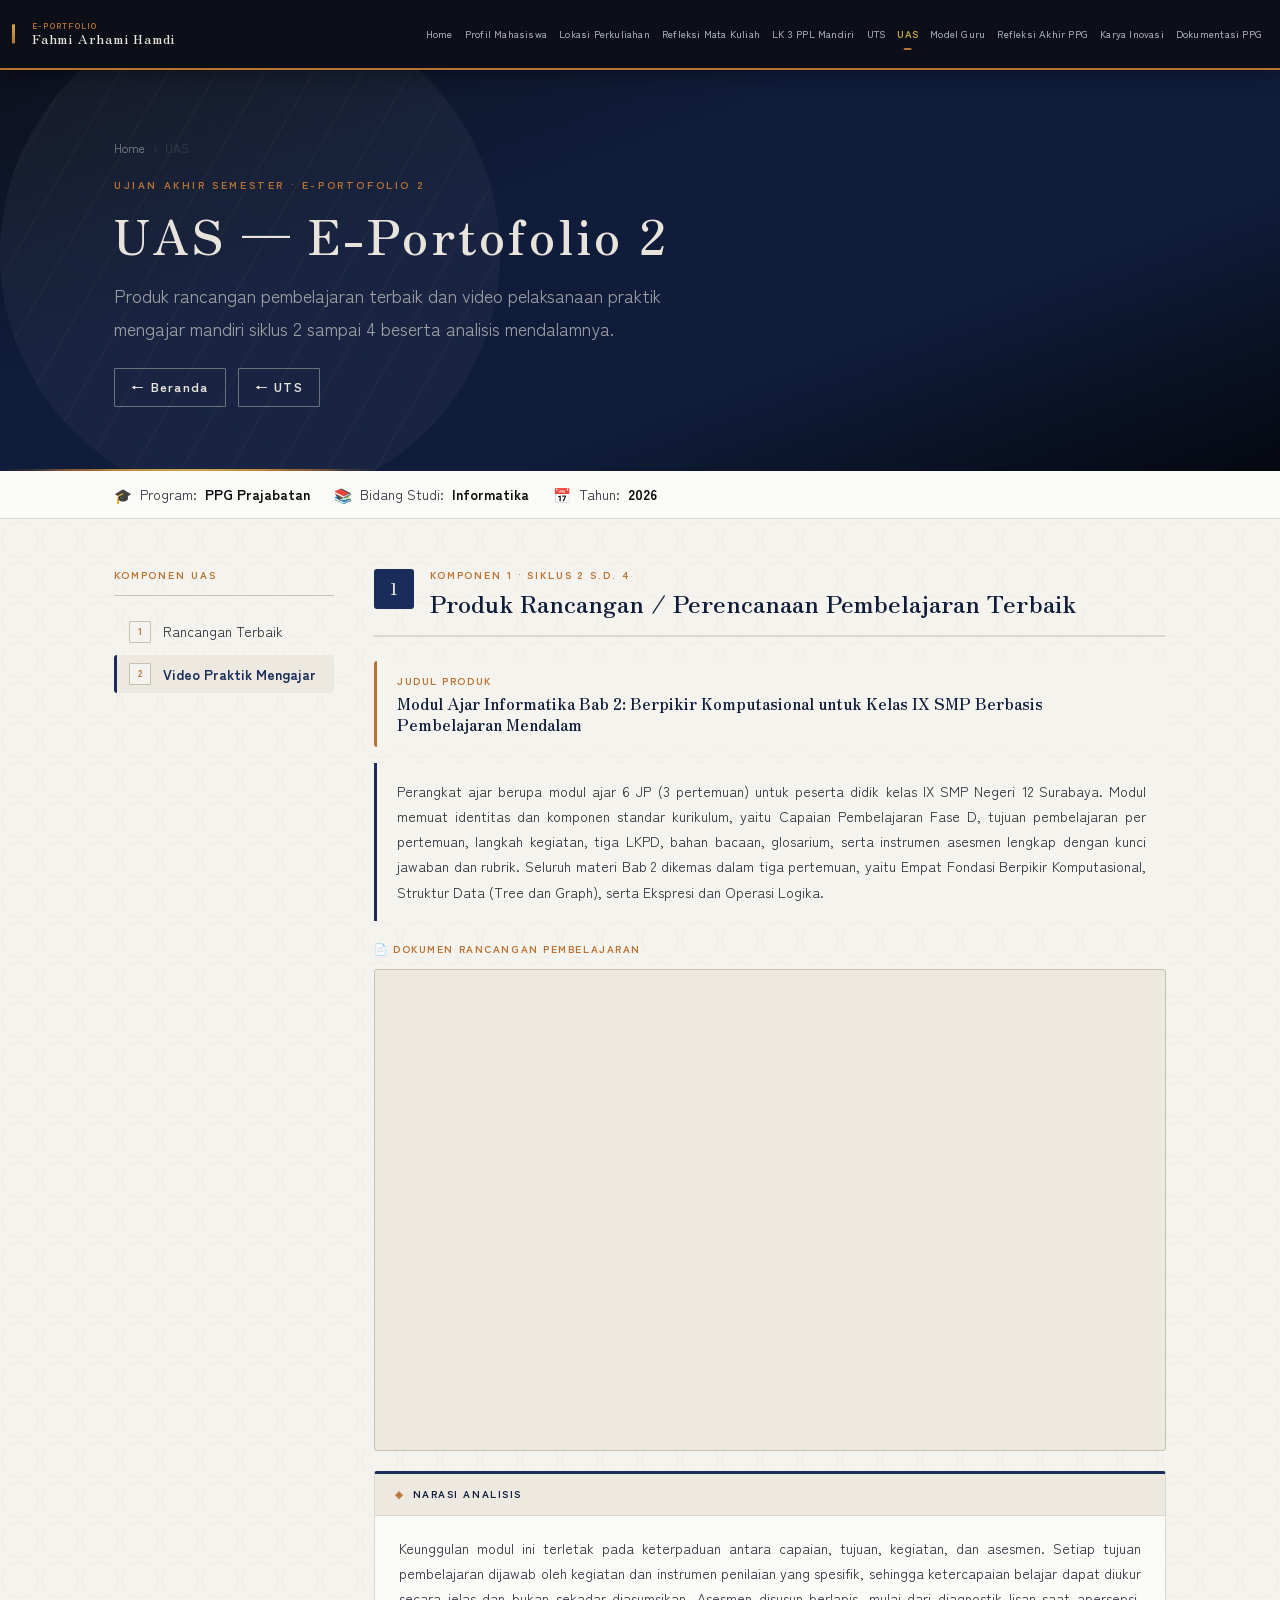
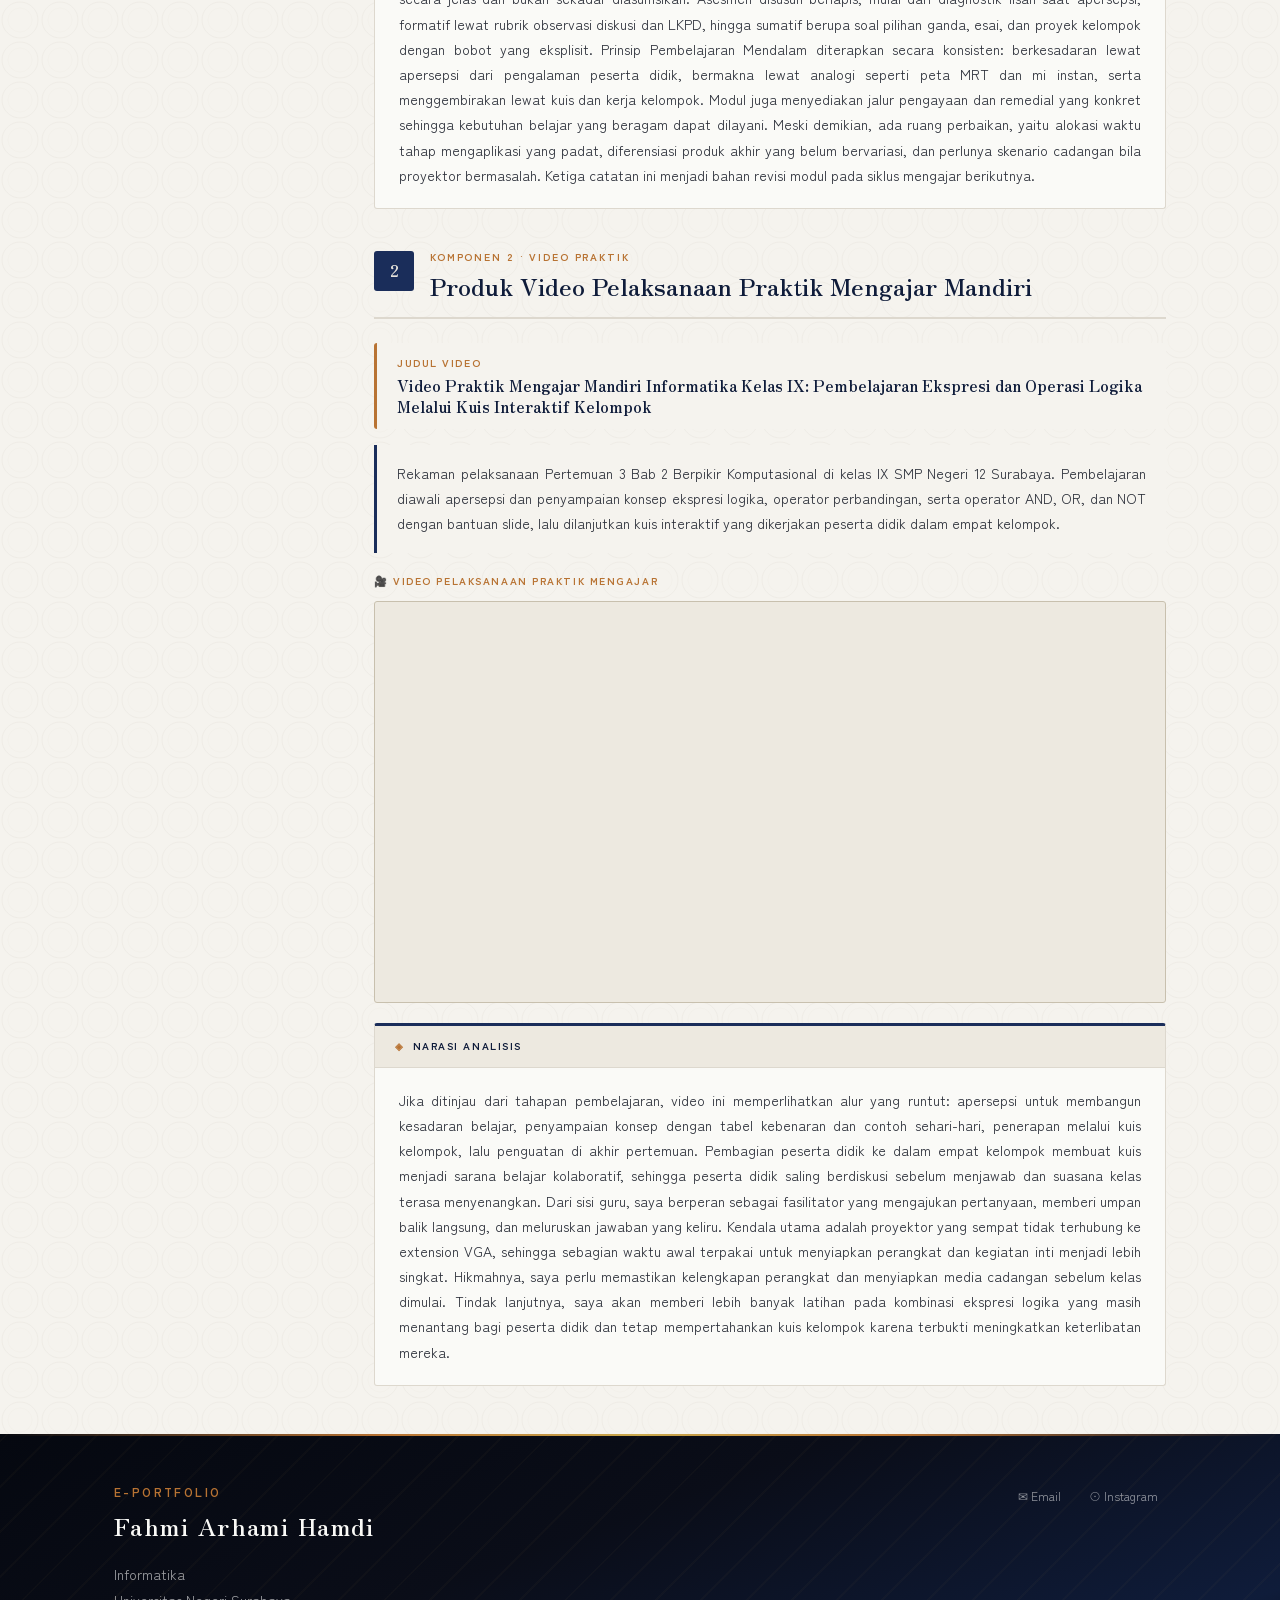
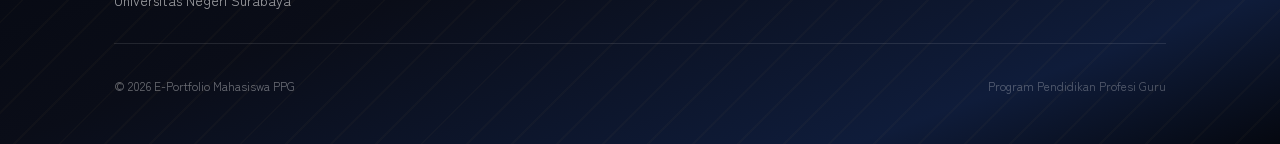
<file: uas.html>
﻿<!DOCTYPE html>
<html lang="id">
<head>
  <meta charset="UTF-8" />
  <meta name="viewport" content="width=device-width, initial-scale=1.0" />
  <meta name="description" content="UAS E-Portofolio 2 PPG — Produk Terbaik Praktik Mengajar Siklus 2 s.d. 4" />
  <title>UAS — E-Portfolio PPG</title>
  <link rel="stylesheet" href="css/style.css" />
  <link rel="stylesheet" href="css/japan.css" />
  <link rel="preconnect" href="https://fonts.googleapis.com" />
  <link rel="preconnect" href="https://fonts.gstatic.com" crossorigin />
  <style>
    /* Reuse lk3 layout classes */
    .lk3-layout{display:grid;grid-template-columns:220px 1fr;gap:var(--space-10);align-items:start;max-width:var(--container-max);margin-inline:auto;padding-inline:var(--container-pad);padding-block:var(--space-12)}
    .lk3-sidenav{position:sticky;top:calc(var(--navbar-height) + 16px)}
    .lk3-sidenav__title{font-family:var(--font-sans);font-size:.65rem;font-weight:700;letter-spacing:.18em;text-transform:uppercase;color:var(--color-accent);margin-bottom:var(--space-4);padding-bottom:var(--space-3);border-bottom:1px solid var(--color-border)}
    .lk3-sidenav__list{display:flex;flex-direction:column;gap:var(--space-1)}
    .lk3-sidenav__link{display:flex;align-items:center;gap:var(--space-3);padding:var(--space-2) var(--space-3);border-radius:var(--radius-md);font-family:var(--font-sans);font-size:var(--text-sm);color:var(--color-text-secondary);text-decoration:none;transition:all .18s ease;border-left:3px solid transparent}
    .lk3-sidenav__link:hover,.lk3-sidenav__link.active{background-color:var(--color-bg-alt);color:var(--color-primary);border-left-color:var(--color-primary)}
    .lk3-sidenav__link.active{font-weight:600}
    .lk3-sidenav__num{flex-shrink:0;width:22px;height:22px;border-radius:var(--radius-sm);background:var(--color-bg);border:1px solid var(--color-border);display:flex;align-items:center;justify-content:center;font-size:.6rem;font-weight:700;color:var(--color-accent)}
    .lk3-content{display:flex;flex-direction:column;gap:var(--space-10)}
    .lk3-section{scroll-margin-top:calc(var(--navbar-height) + 24px)}
    .lk3-section__header{display:flex;align-items:flex-start;gap:var(--space-4);margin-bottom:var(--space-6);padding-bottom:var(--space-4);border-bottom:2px solid var(--color-border-light)}
    .lk3-section__badge{flex-shrink:0;width:40px;height:40px;border-radius:var(--radius-md);background:var(--color-primary);color:#E8E4DC;display:flex;align-items:center;justify-content:center;font-family:var(--font-serif);font-size:1rem;font-weight:700;margin-top:2px}
    .lk3-section__titles{flex:1}
    .lk3-section__label{font-family:var(--font-sans);font-size:.65rem;font-weight:700;letter-spacing:.18em;text-transform:uppercase;color:var(--color-accent);margin-bottom:var(--space-1)}
    .lk3-section__title{font-family:var(--font-serif);font-size:var(--text-xl);font-weight:700;color:var(--color-primary-dark);line-height:1.3}
    .lk3-desc{background:var(--color-bg);border-left:3px solid var(--color-primary);border-radius:0 var(--radius-md) var(--radius-md) 0;padding:var(--space-4) var(--space-5);font-size:var(--text-sm);color:var(--color-text-secondary);line-height:1.8;margin-bottom:var(--space-5);text-align:justify;text-justify:inter-word}
    .lk3-embed{margin-bottom:var(--space-5)}
    .lk3-embed__label{font-family:var(--font-sans);font-size:.65rem;font-weight:700;letter-spacing:.15em;text-transform:uppercase;color:var(--color-accent);margin-bottom:var(--space-3)}
    .lk3-embed__frame{width:100%;border-radius:var(--radius-md);border:1px solid var(--color-border);overflow:hidden;background:var(--color-bg-alt)}
    .lk3-embed__frame iframe{width:100%;height:480px;border:none;display:block}
    .lk3-embed__video iframe{height:400px}
    .lk3-embed__placeholder{height:200px;display:flex;flex-direction:column;align-items:center;justify-content:center;gap:var(--space-3);color:var(--color-text-muted);font-size:var(--text-sm);text-align:center;padding:var(--space-6)}
    .lk3-embed__placeholder-icon{font-size:2.5rem;opacity:.35}
    .lk3-embed__placeholder-hint{font-size:var(--text-xs);color:var(--color-text-light);font-family:var(--font-sans);background:var(--color-bg);padding:var(--space-2) var(--space-4);border-radius:var(--radius-full);border:1px dashed var(--color-border)}
    .lk3-analisis{background:var(--color-white);border:1px solid var(--color-border-light);border-top:3px solid var(--color-primary);border-radius:var(--radius-md);overflow:hidden}
    .lk3-analisis__header{display:flex;align-items:center;gap:var(--space-2);padding:var(--space-3) var(--space-5);background:var(--color-bg-alt);border-bottom:1px solid var(--color-border-light);font-family:var(--font-sans);font-size:.65rem;font-weight:700;letter-spacing:.15em;text-transform:uppercase;color:var(--color-primary-dark)}
    .lk3-analisis__icon{color:var(--color-accent)}
    .lk3-analisis__body{padding:var(--space-5) var(--space-6);font-size:var(--text-sm);color:var(--color-text-secondary);line-height:1.8;white-space:pre-line;text-align:justify;text-justify:inter-word}
    .lk3-analisis__body.placeholder{color:var(--color-text-light);font-style:italic}
    .lk3-meta-bar{background:var(--color-white);border-bottom:1px solid var(--color-border-light);padding-block:var(--space-3)}
    .lk3-meta-bar__inner{max-width:var(--container-max);margin-inline:auto;padding-inline:var(--container-pad);display:flex;flex-wrap:wrap;gap:var(--space-6);align-items:center}
    .lk3-meta-item{display:flex;align-items:center;gap:var(--space-2);font-size:var(--text-sm);color:var(--color-text-secondary)}
    .lk3-meta-item__icon{color:var(--color-accent);font-size:.9rem}
    .lk3-meta-item__val{font-weight:600;color:var(--color-text)}
    @media(max-width:1024px){.lk3-layout{grid-template-columns:1fr}.lk3-sidenav{position:static}.lk3-sidenav__list{flex-direction:row;flex-wrap:wrap;gap:var(--space-2)}.lk3-sidenav__link{border-left:none;border-bottom:2px solid transparent;border-radius:var(--radius-sm)}.lk3-sidenav__link:hover,.lk3-sidenav__link.active{border-left:none;border-bottom-color:var(--color-primary)}}
    @media(max-width:768px){.lk3-embed__frame iframe{height:320px}}
  </style>
</head>
<body>

  <!-- NAVBAR -->
  <header class="navbar" id="navbar" role="banner">
    <div class="navbar__inner">
      <a href="index.html" class="navbar__brand" aria-label="Beranda E-Portfolio PPG">
        <span class="navbar__brand-top">E-Portfolio</span>
        <span class="navbar__brand-name" id="navbar-name">Mahasiswa PPG</span>
      </a>
      <nav class="navbar__nav" role="navigation" aria-label="Navigasi Utama">
        <a href="index.html"          class="navbar__link">Home</a>
        <a href="profil.html"         class="navbar__link">Profil Mahasiswa</a>
        <a href="lokasi.html"         class="navbar__link">Lokasi Perkuliahan</a>
        <a href="refleksi.html"       class="navbar__link">Refleksi Mata Kuliah</a>
        <a href="lk3.html"            class="navbar__link">LK 3 PPL Mandiri</a>
        <a href="uts.html"            class="navbar__link">UTS</a>
        <a href="uas.html"            class="navbar__link active">UAS</a>
        <a href="model-guru.html"     class="navbar__link">Model Guru</a>
        <a href="refleksi-akhir.html" class="navbar__link">Refleksi Akhir PPG</a>
        <a href="karya-inovasi.html"   class="navbar__link">Karya Inovasi</a>
        <a href="dokumentasi.html"    class="navbar__link">Dokumentasi PPG</a>
      </nav>
      <button class="navbar__toggle" id="navToggle" aria-label="Buka menu" aria-expanded="false" aria-controls="navDrawer">
        <span></span><span></span><span></span>
      </button>
    </div>
  </header>

  <div class="jp-wave-bar" aria-hidden="true"></div>

  <nav class="navbar__drawer" id="navDrawer" role="navigation" aria-label="Menu Mobile">
    <a href="index.html"          class="navbar__link">Home</a>
    <a href="profil.html"         class="navbar__link">Profil Mahasiswa</a>
    <a href="lokasi.html"         class="navbar__link">Lokasi Perkuliahan</a>
    <a href="refleksi.html"       class="navbar__link">Refleksi Mata Kuliah</a>
    <a href="lk3.html"            class="navbar__link">LK 3 PPL Mandiri</a>
    <a href="uts.html"            class="navbar__link">UTS</a>
    <a href="uas.html"            class="navbar__link active">UAS</a>
    <a href="model-guru.html"     class="navbar__link">Model Guru</a>
    <a href="refleksi-akhir.html" class="navbar__link">Refleksi Akhir PPG</a>
    <a href="karya-inovasi.html"   class="navbar__link">Karya Inovasi</a>
        <a href="dokumentasi.html"    class="navbar__link">Dokumentasi PPG</a>
  </nav>

  <main id="main-content">

    <!-- PAGE HEADER -->
    <div class="page-header">
      <div class="page-header__inner">
        <nav class="page-header__breadcrumb" aria-label="Breadcrumb">
          <a href="index.html">Home</a>
          <span>›</span>
          <span>UAS</span>
        </nav>
        <p class="page-header__label">Ujian Akhir Semester · E-Portofolio 2</p>
        <h1 class="page-header__title">UAS — E-Portofolio 2</h1>
        <p class="page-header__subtitle">
          Produk rancangan pembelajaran terbaik dan video pelaksanaan praktik mengajar
          mandiri siklus 2 sampai 4 beserta analisis mendalamnya.
        </p>
        <div style="display:flex;gap:var(--space-3);margin-top:var(--space-6);flex-wrap:wrap;">
          <a href="index.html" class="btn btn--outline btn--sm" style="color:#E8E4DC;border-color:rgba(232,228,220,0.4);">← Beranda</a>
          <a href="uts.html"   class="btn btn--outline btn--sm" style="color:#E8E4DC;border-color:rgba(232,228,220,0.4);">← UTS</a>
        </div>
      </div>
    </div>

    <!-- META BAR -->
    <div class="lk3-meta-bar">
      <div class="lk3-meta-bar__inner">
        <div class="lk3-meta-item">
          <span class="lk3-meta-item__icon">🎓</span>
          <span>Program:</span>
          <span class="lk3-meta-item__val" id="meta-program"></span>
        </div>
        <div class="lk3-meta-item">
          <span class="lk3-meta-item__icon">📚</span>
          <span>Bidang Studi:</span>
          <span class="lk3-meta-item__val" id="meta-bidang"></span>
        </div>
        <div class="lk3-meta-item">
          <span class="lk3-meta-item__icon">📅</span>
          <span>Tahun:</span>
          <span class="lk3-meta-item__val" id="meta-tahun"></span>
        </div>
      </div>
    </div>

    <!-- MAIN LAYOUT -->
    <div class="lk3-layout">

      <!-- SIDEBAR -->
      <aside class="lk3-sidenav fade-up" aria-label="Sub-navigasi UAS">
        <div class="lk3-sidenav__title">Komponen UAS</div>
        <ul class="lk3-sidenav__list" role="list">
          <li><a href="#uas-rancangan" class="lk3-sidenav__link active">
            <span class="lk3-sidenav__num">1</span>Rancangan Terbaik
          </a></li>
          <li><a href="#uas-video" class="lk3-sidenav__link">
            <span class="lk3-sidenav__num">2</span>Video Praktik Mengajar
          </a></li>
        </ul>
      </aside>

      <!-- KONTEN -->
      <div class="lk3-content">

        <!-- ── 1. RANCANGAN TERBAIK ── -->
        <section class="lk3-section fade-up delay-1" id="uas-rancangan" aria-labelledby="title-uas-rancangan">
          <div class="lk3-section__header">
            <div class="lk3-section__badge">1</div>
            <div class="lk3-section__titles">
              <div class="lk3-section__label">Komponen 1 · Siklus 2 s.d. 4</div>
              <h2 class="lk3-section__title" id="title-uas-rancangan">
                Produk Rancangan / Perencanaan Pembelajaran Terbaik
              </h2>
            </div>
          </div>

          <!-- Judul produk -->
          <div style="margin-bottom:var(--space-4);padding:var(--space-3) var(--space-5);background:var(--color-bg);border-radius:var(--radius-md);border-left:3px solid var(--color-accent);">
            <div style="font-family:var(--font-sans);font-size:.65rem;font-weight:700;letter-spacing:.15em;text-transform:uppercase;color:var(--color-accent);margin-bottom:var(--space-1);">Judul Produk</div>
            <div class="lk3-section__title" id="uas-judul-rancangan" style="font-size:var(--text-base);"></div>
          </div>

          <p class="lk3-desc" id="uas-desc-rancangan"></p>

          <div class="lk3-embed">
            <div class="lk3-embed__label">📄 Dokumen Rancangan Pembelajaran</div>
            <div class="lk3-embed__frame" id="uas-frame-rancangan">
              <div class="lk3-embed__placeholder">
                <span class="lk3-embed__placeholder-icon">📄</span>
                <span>Dokumen belum tersedia</span>
                <span class="lk3-embed__placeholder-hint">Isi <code>DATA.uas.rancangan.linkDokumen</code> di <code>js/data.js</code></span>
              </div>
            </div>
          </div>

          <div class="lk3-analisis">
            <div class="lk3-analisis__header"><span class="lk3-analisis__icon">◈</span>Narasi Analisis</div>
            <div class="lk3-analisis__body" id="uas-analisis-rancangan"></div>
          </div>
        </section>

        <!-- ── 2. VIDEO PRAKTIK MENGAJAR ── -->
        <section class="lk3-section fade-up" id="uas-video" aria-labelledby="title-uas-video">
          <div class="lk3-section__header">
            <div class="lk3-section__badge">2</div>
            <div class="lk3-section__titles">
              <div class="lk3-section__label">Komponen 2 · Video Praktik</div>
              <h2 class="lk3-section__title" id="title-uas-video">
                Produk Video Pelaksanaan Praktik Mengajar Mandiri
              </h2>
            </div>
          </div>

          <!-- Judul video -->
          <div style="margin-bottom:var(--space-4);padding:var(--space-3) var(--space-5);background:var(--color-bg);border-radius:var(--radius-md);border-left:3px solid var(--color-accent);">
            <div style="font-family:var(--font-sans);font-size:.65rem;font-weight:700;letter-spacing:.15em;text-transform:uppercase;color:var(--color-accent);margin-bottom:var(--space-1);">Judul Video</div>
            <div class="lk3-section__title" id="uas-judul-video" style="font-size:var(--text-base);"></div>
          </div>

          <p class="lk3-desc" id="uas-desc-video"></p>

          <div class="lk3-embed">
            <div class="lk3-embed__label">🎥 Video Pelaksanaan Praktik Mengajar</div>
            <div class="lk3-embed__frame lk3-embed__video" id="uas-frame-video">
              <div class="lk3-embed__placeholder">
                <span class="lk3-embed__placeholder-icon">🎥</span>
                <span>Video belum tersedia</span>
                <span class="lk3-embed__placeholder-hint">Isi <code>DATA.uas.video.linkVideo</code> di <code>js/data.js</code></span>
              </div>
            </div>
          </div>

          <div class="lk3-analisis">
            <div class="lk3-analisis__header"><span class="lk3-analisis__icon">◈</span>Narasi Analisis</div>
            <div class="lk3-analisis__body" id="uas-analisis-video"></div>
          </div>
        </section>

      </div><!-- /lk3-content -->
    </div><!-- /lk3-layout -->
  </main>

  <!-- FOOTER -->
  <footer class="footer" role="contentinfo">
    <div class="footer__inner">
      <div class="footer__brand">
        <span class="footer__brand-label">E-Portfolio</span>
        <span class="footer__brand-name" id="footer-nama">Mahasiswa PPG</span>
        <div class="footer__meta" style="margin-top:var(--space-3);">
          <span id="footer-prodi"></span><span id="footer-univ"></span>
        </div>
      </div>
      <div><div class="footer__social" id="footer-social"></div></div>
      <div class="footer__divider"></div>
      <div class="footer__bottom">
        <p class="footer__copyright" id="footer-copyright">© 2026 E-Portfolio Mahasiswa PPG</p>
        <p style="font-size:var(--text-xs);color:rgba(255,255,255,0.3);">Program Pendidikan Profesi Guru</p>
      </div>
    </div>
  </footer>

  <script src="js/data.js"></script>
  <script src="js/main.js"></script>
  <script src="js/sakura.js"></script>
  <script>
  document.addEventListener('DOMContentLoaded', function () {
    const p   = DATA.profil;
    const uas = DATA.uas;

    document.getElementById('navbar-name').textContent = p.namaLengkap || 'Mahasiswa PPG';
    document.getElementById('meta-program').textContent = p.programPPG  || '';
    document.getElementById('meta-bidang').textContent  = p.bidangStudi || '';
    document.getElementById('meta-tahun').textContent   = p.tahunPPG    || '';

    function toEmbed(frameId, link, label) {
      const frame = document.getElementById(frameId);
      if (!frame || !link || link.trim() === '') return;
      const lower = link.toLowerCase();
      const yt = link.match(/(?:youtu\.be\/|youtube\.com\/watch\?v=)([\w-]+)/);
      if (yt) { frame.innerHTML = `<iframe src="https://www.youtube.com/embed/${yt[1]}" allowfullscreen title="${label}" loading="lazy"></iframe>`; return; }
      if (/\.(jpe?g|png|gif|webp)(\?|$)/.test(lower)) { frame.innerHTML = `<div style="padding:var(--space-4);background:#fff;border-radius:var(--radius-md);"><img src="${link}" alt="${label}" style="max-width:100%;max-height:520px;display:block;margin:0 auto;border-radius:var(--radius-md);box-shadow:var(--shadow-md);" loading="lazy"/></div>`; return; }
      if (link.includes('drive.google.com')) { const gd = link.match(/\/d\/([\w-]+)/); if (gd) frame.innerHTML = `<iframe src="https://drive.google.com/file/d/${gd[1]}/preview" allowfullscreen title="${label}" loading="lazy"></iframe>`; return; }
      if (link.includes('docs.google.com/presentation')) { const sl = link.match(/\/d\/([\w-]+)/); if (sl) frame.innerHTML = `<iframe src="https://docs.google.com/presentation/d/${sl[1]}/embed?start=false&loop=false" allowfullscreen title="${label}" loading="lazy"></iframe>`; return; }
      if (/\.pptx?(\?|$)/.test(lower)) { frame.innerHTML = `<iframe src="https://view.officeapps.live.com/op/embed.aspx?src=${encodeURIComponent(link)}" allowfullscreen title="${label}" loading="lazy"></iframe>`; return; }
      frame.innerHTML = `<iframe src="${link}" allowfullscreen title="${label}" loading="lazy"></iframe>`;
    }

    function setEl(id, val, fb) { const el = document.getElementById(id); if (!el) return; el.textContent = (val && !val.startsWith('[')) ? val : (fb || ''); if (!val || val.startsWith('[')) el.style.color = 'var(--color-text-light)'; }
    function setBody(id, val)    { const el = document.getElementById(id); if (!el) return; el.textContent = val || ''; if (!val || val.startsWith('[')) el.classList.add('placeholder'); }

    const r = uas.rancangan;
    setEl('uas-judul-rancangan', r.judul,    '[Judul Rancangan]');
    setEl('uas-desc-rancangan',  r.deskripsi,'[Deskripsi produk rancangan]');
    toEmbed('uas-frame-rancangan', r.linkDokumen, 'Dokumen Rancangan');
    setBody('uas-analisis-rancangan', r.analisis);

    const v = uas.video;
    setEl('uas-judul-video',  v.judul,    '[Judul Video]');
    setEl('uas-desc-video',   v.deskripsi,'[Deskripsi video]');
    toEmbed('uas-frame-video', v.linkVideo, 'Video Praktik Mengajar');
    setBody('uas-analisis-video', v.analisis);

    /* Sidebar scroll highlight */
    const sections = document.querySelectorAll('.lk3-section');
    const navLinks = document.querySelectorAll('.lk3-sidenav__link');
    new IntersectionObserver(function(entries) {
      entries.forEach(function(e) {
        if (e.isIntersecting) {
          navLinks.forEach(function(l){ l.classList.remove('active'); });
          const a = document.querySelector('.lk3-sidenav__link[href="#'+e.target.id+'"]');
          if (a) a.classList.add('active');
        }
      });
    }, { rootMargin: '-30% 0px -60% 0px' }).observe && sections.forEach(function(s){ new IntersectionObserver(function(entries){ entries.forEach(function(e){ if(e.isIntersecting){ navLinks.forEach(function(l){l.classList.remove('active');}); const a=document.querySelector('.lk3-sidenav__link[href="#'+e.target.id+'"]'); if(a) a.classList.add('active'); }}); },{ rootMargin:'-30% 0px -60% 0px' }).observe(s); });

    document.getElementById('footer-nama').textContent      = p.namaLengkap || 'Mahasiswa PPG';
    document.getElementById('footer-prodi').textContent     = p.bidangStudi  || '';
    document.getElementById('footer-univ').textContent      = p.universitas  || '';
    document.getElementById('footer-copyright').textContent = '© ' + new Date().getFullYear() + ' E-Portfolio Mahasiswa PPG';
    const social = document.getElementById('footer-social');
    if (p.email && !p.email.includes('[')) { const a=document.createElement('a'); a.href='https://mail.google.com/mail/?view=cm&to='+p.email; a.target='_blank'; a.rel='noopener noreferrer'; a.innerHTML='✉ Email'; social.appendChild(a); }
    if (p.instagram && !p.instagram.includes('[')) { const a=document.createElement('a'); a.href=p.instagram; a.target='_blank'; a.rel='noopener noreferrer'; a.textContent='⊙ Instagram'; social.appendChild(a); }
  });
  </script>
</body>
</html>
</file>
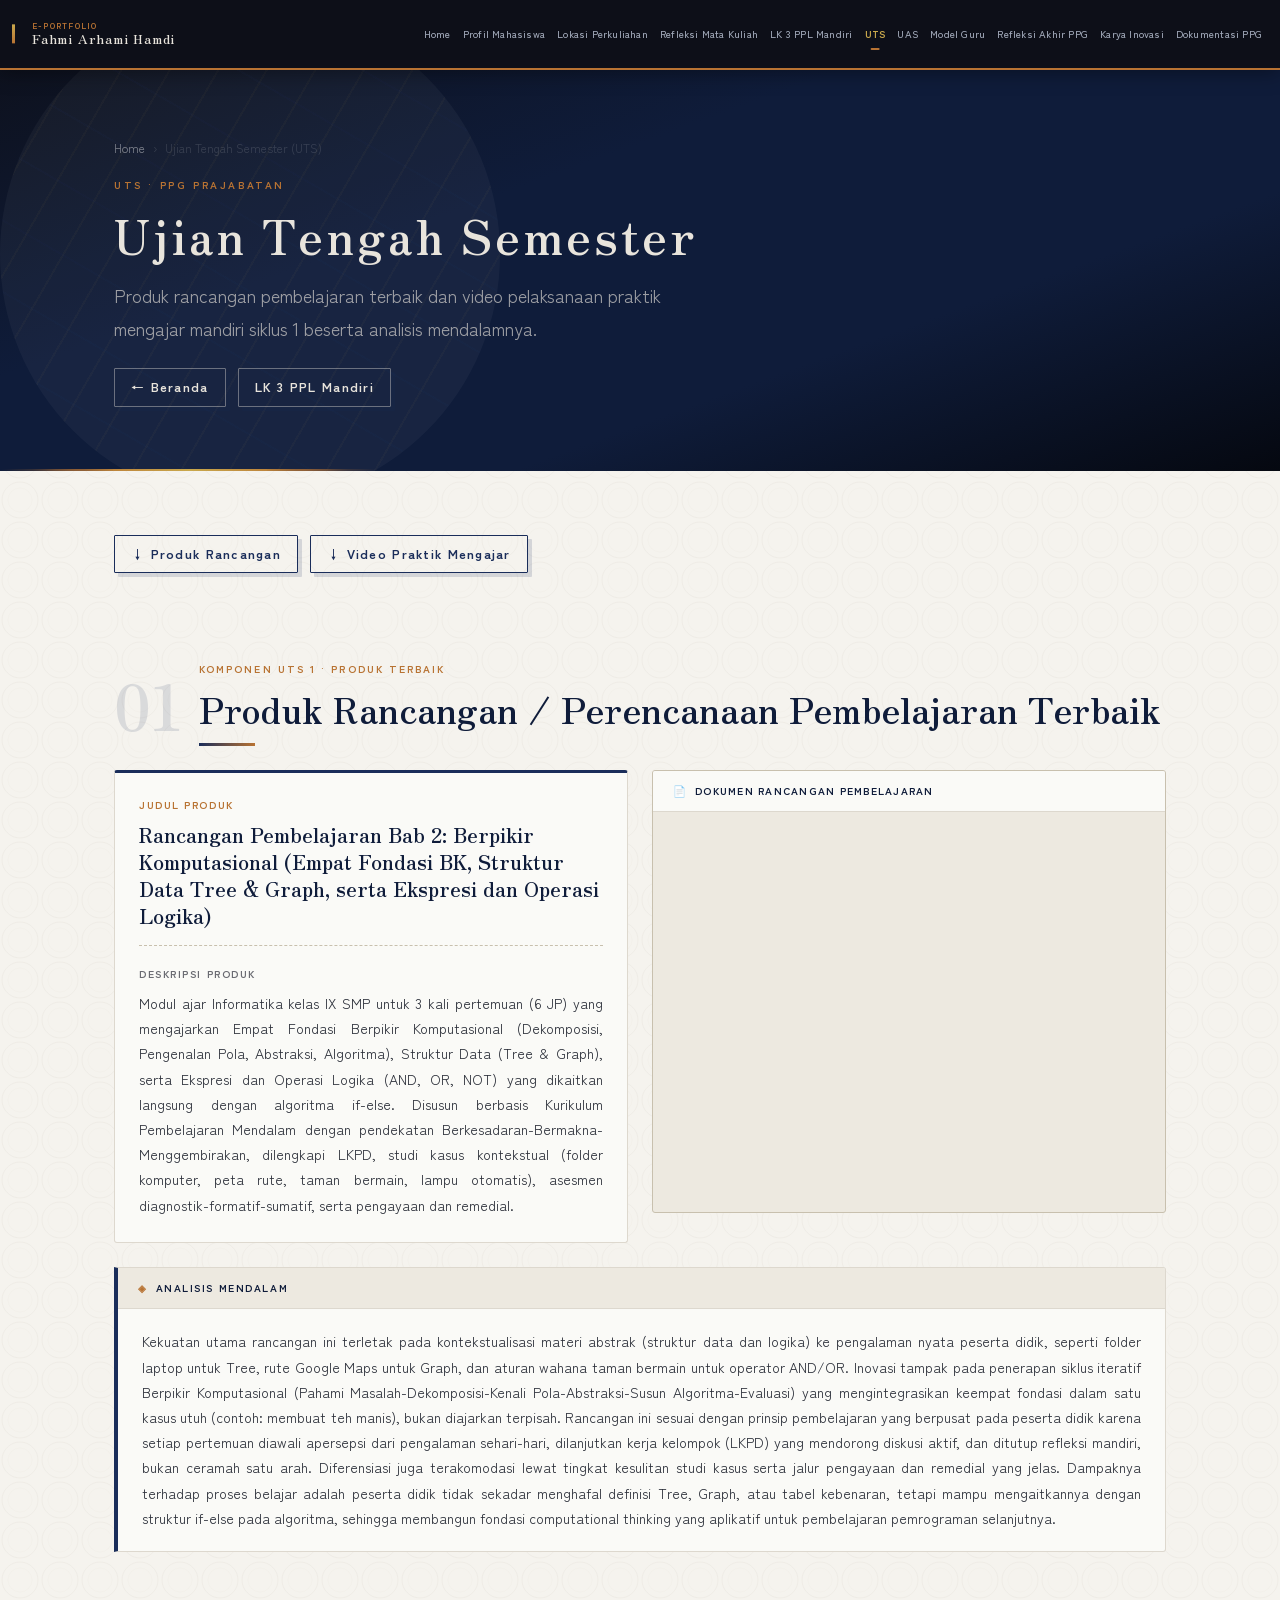
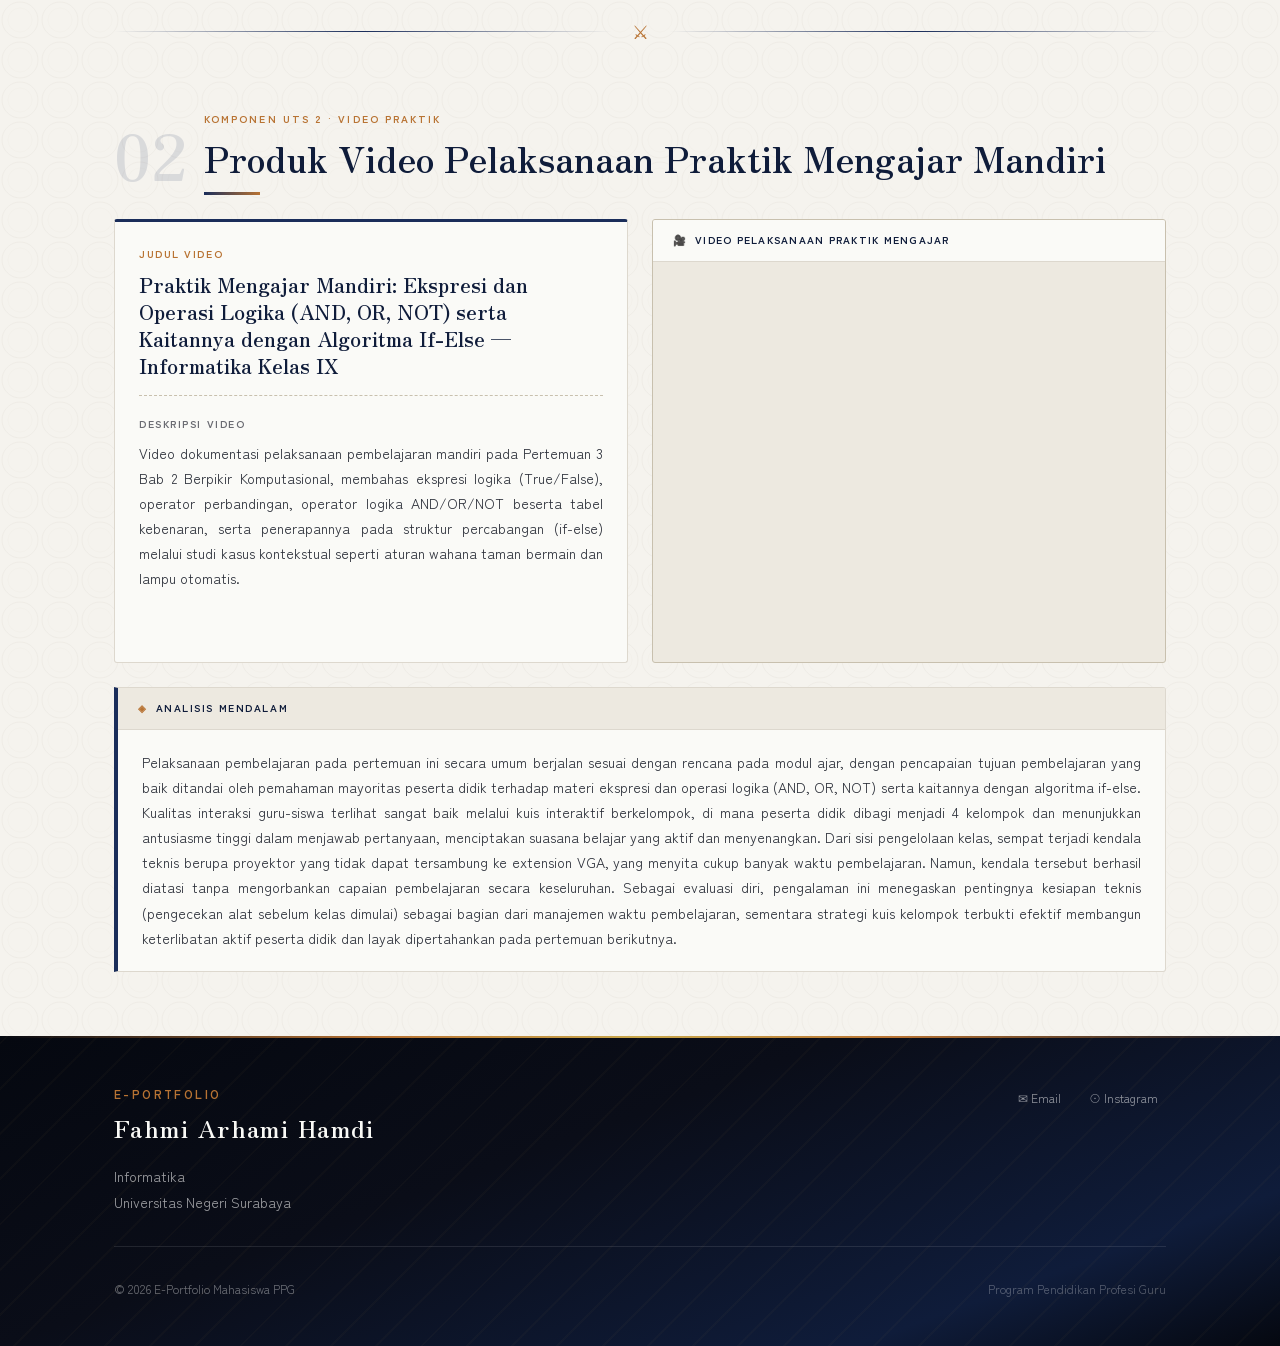
<file: uts.html>
﻿<!DOCTYPE html>
<html lang="id">
<head>
  <meta charset="UTF-8" />
  <meta name="viewport" content="width=device-width, initial-scale=1.0" />
  <meta name="description" content="Ujian Tengah Semester (UTS) PPG — Produk Terbaik Praktik Mengajar Mandiri" />
  <title>UTS — E-Portfolio PPG</title>
  <link rel="stylesheet" href="css/style.css" />
  <link rel="stylesheet" href="css/japan.css" />
  <link rel="preconnect" href="https://fonts.googleapis.com" />
  <link rel="preconnect" href="https://fonts.gstatic.com" crossorigin />
  <style>
    /* ── UTS LAYOUT ────────────────────────────────────────── */
    .uts-container {
      max-width: var(--container-max);
      margin-inline: auto;
      padding-inline: var(--container-pad);
      padding-block: var(--space-16);
      display: flex;
      flex-direction: column;
      gap: var(--space-16);
    }

    /* ── SECTION WRAPPER ────────────────────────────────────── */
    .uts-section {
      scroll-margin-top: calc(var(--navbar-height) + 24px);
    }

    /* Nomor besar dekoratif */
    .uts-section__eyebrow {
      display: flex;
      align-items: center;
      gap: var(--space-4);
      margin-bottom: var(--space-6);
    }

    .uts-section__num {
      font-family: var(--font-serif);
      font-size: 4rem;
      font-weight: 900;
      line-height: 1;
      color: var(--color-primary);
      opacity: 0.12;
      user-select: none;
      min-width: 60px;
    }

    .uts-section__head { flex: 1; }

    .uts-section__label {
      font-family: var(--font-sans);
      font-size: 0.65rem;
      font-weight: 700;
      letter-spacing: 0.2em;
      text-transform: uppercase;
      color: var(--color-accent);
      margin-bottom: var(--space-2);
    }

    .uts-section__title {
      font-family: var(--font-serif);
      font-size: clamp(var(--text-xl), 3vw, var(--text-3xl));
      font-weight: 700;
      color: var(--color-primary-dark);
      line-height: 1.25;
    }

    /* Garis dekoratif bawah judul */
    .uts-section__title-bar {
      width: 56px;
      height: 3px;
      background: linear-gradient(90deg, var(--color-primary), var(--color-accent));
      border-radius: 0;
      margin-top: var(--space-3);
    }

    /* ── KONTEN SECTION ─────────────────────────────────────── */
    .uts-body {
      display: grid;
      grid-template-columns: 1fr 1fr;
      gap: var(--space-6);
      align-items: start;
    }

    .uts-body--full {
      grid-template-columns: 1fr;
    }

    /* Blok kiri: deskripsi + judul produk */
    .uts-info-card {
      background: var(--color-white);
      border: 1px solid var(--color-border-light);
      border-top: 3px solid var(--color-primary);
      border-radius: var(--radius-md);
      padding: var(--space-6);
      height: 100%;
    }

    .uts-info-card__title-label {
      font-family: var(--font-sans);
      font-size: 0.65rem;
      font-weight: 700;
      letter-spacing: 0.15em;
      text-transform: uppercase;
      color: var(--color-accent);
      margin-bottom: var(--space-2);
    }

    .uts-info-card__title {
      font-family: var(--font-serif);
      font-size: var(--text-lg);
      font-weight: 700;
      color: var(--color-primary-dark);
      line-height: 1.35;
      margin-bottom: var(--space-5);
      padding-bottom: var(--space-4);
      border-bottom: 1px dashed var(--color-border);
    }

    .uts-info-card__desc-label {
      font-family: var(--font-sans);
      font-size: 0.65rem;
      font-weight: 700;
      letter-spacing: 0.15em;
      text-transform: uppercase;
      color: var(--color-text-muted);
      margin-bottom: var(--space-2);
    }

    .uts-info-card__desc {
      font-size: var(--text-sm);
      color: var(--color-text-secondary);
      line-height: 1.8;
      text-align: justify;
      text-justify: inter-word;
    }

    /* Blok kanan: embed dokumen/video */
    .uts-embed-card {
      background: var(--color-bg-alt);
      border: 1px solid var(--color-border);
      border-radius: var(--radius-md);
      overflow: hidden;
    }

    .uts-embed-card__label {
      display: flex;
      align-items: center;
      gap: var(--space-2);
      padding: var(--space-3) var(--space-5);
      background: var(--color-white);
      border-bottom: 1px solid var(--color-border-light);
      font-family: var(--font-sans);
      font-size: 0.65rem;
      font-weight: 700;
      letter-spacing: 0.12em;
      text-transform: uppercase;
      color: var(--color-primary-dark);
    }

    .uts-embed-card__frame iframe {
      width: 100%;
      height: 400px;
      border: none;
      display: block;
    }

    .uts-embed-card__placeholder {
      height: 260px;
      display: flex;
      flex-direction: column;
      align-items: center;
      justify-content: center;
      gap: var(--space-3);
      padding: var(--space-6);
      text-align: center;
      color: var(--color-text-muted);
      font-size: var(--text-sm);
    }

    .uts-embed-card__placeholder-icon { font-size: 2.5rem; opacity: 0.3; }

    .uts-embed-card__placeholder-hint {
      font-size: var(--text-xs);
      color: var(--color-text-light);
      font-family: var(--font-sans);
      background: var(--color-white);
      padding: var(--space-2) var(--space-4);
      border-radius: var(--radius-full);
      border: 1px dashed var(--color-border);
    }

    /* ── ANALISIS BOX ───────────────────────────────────────── */
    .uts-analisis {
      margin-top: var(--space-6);
      background: var(--color-white);
      border: 1px solid var(--color-border-light);
      border-left: 4px solid var(--color-primary);
      border-radius: 0 var(--radius-md) var(--radius-md) 0;
      overflow: hidden;
    }

    .uts-analisis__header {
      display: flex;
      align-items: center;
      gap: var(--space-2);
      padding: var(--space-3) var(--space-5);
      background: var(--color-bg-alt);
      border-bottom: 1px solid var(--color-border-light);
      font-family: var(--font-sans);
      font-size: 0.65rem;
      font-weight: 700;
      letter-spacing: 0.15em;
      text-transform: uppercase;
      color: var(--color-primary-dark);
    }

    .uts-analisis__icon { color: var(--color-accent); }

    .uts-analisis__body {
      padding: var(--space-5) var(--space-6);
      font-size: var(--text-sm);
      color: var(--color-text-secondary);
      line-height: 1.8;
      white-space: pre-line;
      text-align: justify;
      text-justify: inter-word;
    }

    .uts-analisis__body.placeholder {
      color: var(--color-text-light);
      font-style: italic;
    }

    /* ── DIVIDER ANTARSECTION ───────────────────────────────── */
    .uts-divider {
      display: flex;
      align-items: center;
      gap: var(--space-5);
      opacity: 0.3;
    }

    .uts-divider::before,
    .uts-divider::after {
      content: '';
      flex: 1;
      height: 1px;
      background: linear-gradient(90deg, transparent, var(--color-primary), transparent);
    }

    .uts-divider__icon {
      font-size: 1.2rem;
      color: var(--color-accent);
      flex-shrink: 0;
    }

    /* ── JUMP NAV ───────────────────────────────────────────── */
    .uts-jumpnav {
      display: flex;
      gap: var(--space-3);
      flex-wrap: wrap;
      margin-bottom: var(--space-6);
    }

    /* ── RESPONSIVE ─────────────────────────────────────────── */
    @media (max-width: 1024px) {
      .uts-body { grid-template-columns: 1fr; }
      .uts-section__num { font-size: 3rem; }
    }

    @media (max-width: 768px) {
      .uts-container { padding-block: var(--space-10); gap: var(--space-10); }
      .uts-embed-card__frame iframe { height: 280px; }
    }
  </style>
</head>
<body>

  <!-- NAVBAR -->
  <header class="navbar" id="navbar" role="banner">
    <div class="navbar__inner">
      <a href="index.html" class="navbar__brand" aria-label="Beranda E-Portfolio PPG">
        <span class="navbar__brand-top">E-Portfolio</span>
        <span class="navbar__brand-name" id="navbar-name">Mahasiswa PPG</span>
      </a>
      <nav class="navbar__nav" role="navigation" aria-label="Navigasi Utama">
        <a href="index.html"        class="navbar__link">Home</a>
        <a href="profil.html"       class="navbar__link">Profil Mahasiswa</a>
        <a href="lokasi.html"       class="navbar__link">Lokasi Perkuliahan</a>
        <a href="refleksi.html"     class="navbar__link">Refleksi Mata Kuliah</a>
        <a href="lk3.html"          class="navbar__link">LK 3 PPL Mandiri</a>
        <a href="uts.html"          class="navbar__link active">UTS</a>
        <a href="uas.html"            class="navbar__link">UAS</a>
        <a href="model-guru.html"   class="navbar__link">Model Guru</a>
        <a href="refleksi-akhir.html" class="navbar__link">Refleksi Akhir PPG</a>
        <a href="karya-inovasi.html"   class="navbar__link">Karya Inovasi</a>
        <a href="dokumentasi.html"  class="navbar__link">Dokumentasi PPG</a>
      </nav>
      <button class="navbar__toggle" id="navToggle" aria-label="Buka menu" aria-expanded="false" aria-controls="navDrawer">
        <span></span><span></span><span></span>
      </button>
    </div>
  </header>

  <div class="jp-wave-bar" aria-hidden="true"></div>

  <nav class="navbar__drawer" id="navDrawer" role="navigation" aria-label="Menu Mobile">
    <a href="index.html"        class="navbar__link">Home</a>
    <a href="profil.html"       class="navbar__link">Profil Mahasiswa</a>
    <a href="lokasi.html"       class="navbar__link">Lokasi Perkuliahan</a>
    <a href="refleksi.html"     class="navbar__link">Refleksi Mata Kuliah</a>
    <a href="lk3.html"          class="navbar__link">LK 3 PPL Mandiri</a>
    <a href="uts.html"          class="navbar__link active">UTS</a>
        <a href="uas.html"            class="navbar__link">UAS</a>
    <a href="model-guru.html"   class="navbar__link">Model Guru</a>
        <a href="refleksi-akhir.html" class="navbar__link">Refleksi Akhir PPG</a>
    <a href="karya-inovasi.html"   class="navbar__link">Karya Inovasi</a>
        <a href="dokumentasi.html"  class="navbar__link">Dokumentasi PPG</a>
  </nav>

  <main id="main-content">

    <!-- PAGE HEADER -->
    <div class="page-header">
      <div class="page-header__inner">
        <nav class="page-header__breadcrumb" aria-label="Breadcrumb">
          <a href="index.html">Home</a>
          <span>›</span>
          <span>Ujian Tengah Semester (UTS)</span>
        </nav>
        <p class="page-header__label">UTS · PPG Prajabatan</p>
        <h1 class="page-header__title">Ujian Tengah Semester</h1>
        <p class="page-header__subtitle">
          Produk rancangan pembelajaran terbaik dan video pelaksanaan
          praktik mengajar mandiri siklus 1 beserta analisis mendalamnya.
        </p>
        <div style="display:flex; gap:var(--space-3); margin-top:var(--space-6); flex-wrap:wrap;">
          <a href="index.html" class="btn btn--outline btn--sm" style="color:#E8E4DC; border-color:rgba(232,228,220,0.4);">
            ← Beranda
          </a>
          <a href="lk3.html" class="btn btn--outline btn--sm" style="color:#E8E4DC; border-color:rgba(232,228,220,0.4);">
            LK 3 PPL Mandiri
          </a>
        </div>
      </div>
    </div>

    <div class="uts-container">

      <!-- Jump nav -->
      <div class="uts-jumpnav fade-up">
        <a href="#uts-rancangan" class="btn btn--outline btn--sm">↓ Produk Rancangan</a>
        <a href="#uts-video"     class="btn btn--outline btn--sm">↓ Video Praktik Mengajar</a>
      </div>

      <!-- ══════════════════════════════════════════════════════
           SECTION 1 — PRODUK RANCANGAN PEMBELAJARAN TERBAIK
      ══════════════════════════════════════════════════════ -->
      <section class="uts-section fade-up" id="uts-rancangan" aria-labelledby="uts-title-rancangan">

        <div class="uts-section__eyebrow">
          <span class="uts-section__num" aria-hidden="true">01</span>
          <div class="uts-section__head">
            <div class="uts-section__label">Komponen UTS 1 · Produk Terbaik</div>
            <h2 class="uts-section__title" id="uts-title-rancangan">
              Produk Rancangan / Perencanaan Pembelajaran Terbaik
            </h2>
            <div class="uts-section__title-bar"></div>
          </div>
        </div>

        <div class="uts-body">
          <!-- Info + Deskripsi -->
          <div class="uts-info-card fade-up delay-1">
            <div class="uts-info-card__title-label">Judul Produk</div>
            <div class="uts-info-card__title" id="uts-judul-rancangan">
              [ Judul rancangan akan muncul di sini ]
            </div>
            <div class="uts-info-card__desc-label">Deskripsi Produk</div>
            <p class="uts-info-card__desc" id="uts-desc-rancangan">
              [ Deskripsi produk rancangan ]
            </p>
          </div>

          <!-- Embed Dokumen -->
          <div class="uts-embed-card fade-up delay-2">
            <div class="uts-embed-card__label">
              <span>📄</span> Dokumen Rancangan Pembelajaran
            </div>
            <div class="uts-embed-card__frame" id="uts-frame-rancangan">
              <div class="uts-embed-card__placeholder">
                <span class="uts-embed-card__placeholder-icon">📄</span>
                <span>Dokumen belum tersedia</span>
                <span class="uts-embed-card__placeholder-hint">
                  Isi <code>DATA.uts.rancangan.linkDokumen</code> di <code>js/data.js</code>
                </span>
              </div>
            </div>
          </div>
        </div>

        <!-- Analisis -->
        <div class="uts-analisis fade-up delay-3">
          <div class="uts-analisis__header">
            <span class="uts-analisis__icon">◈</span>
            Analisis Mendalam
          </div>
          <div class="uts-analisis__body" id="uts-analisis-rancangan"></div>
        </div>

      </section>

      <!-- Divider -->
      <div class="uts-divider fade-up" aria-hidden="true">
        <span class="uts-divider__icon">⚔</span>
      </div>

      <!-- ══════════════════════════════════════════════════════
           SECTION 2 — VIDEO PELAKSANAAN PRAKTIK MENGAJAR
      ══════════════════════════════════════════════════════ -->
      <section class="uts-section fade-up" id="uts-video" aria-labelledby="uts-title-video">

        <div class="uts-section__eyebrow">
          <span class="uts-section__num" aria-hidden="true">02</span>
          <div class="uts-section__head">
            <div class="uts-section__label">Komponen UTS 2 · Video Praktik</div>
            <h2 class="uts-section__title" id="uts-title-video">
              Produk Video Pelaksanaan Praktik Mengajar Mandiri
            </h2>
            <div class="uts-section__title-bar"></div>
          </div>
        </div>

        <div class="uts-body">
          <!-- Info + Deskripsi -->
          <div class="uts-info-card fade-up delay-1">
            <div class="uts-info-card__title-label">Judul Video</div>
            <div class="uts-info-card__title" id="uts-judul-video">
              [ Judul video akan muncul di sini ]
            </div>
            <div class="uts-info-card__desc-label">Deskripsi Video</div>
            <p class="uts-info-card__desc" id="uts-desc-video">
              [ Deskripsi video praktik mengajar ]
            </p>
          </div>

          <!-- Embed Video -->
          <div class="uts-embed-card fade-up delay-2">
            <div class="uts-embed-card__label">
              <span>🎥</span> Video Pelaksanaan Praktik Mengajar
            </div>
            <div class="uts-embed-card__frame" id="uts-frame-video">
              <div class="uts-embed-card__placeholder">
                <span class="uts-embed-card__placeholder-icon">🎥</span>
                <span>Video belum tersedia</span>
                <span class="uts-embed-card__placeholder-hint">
                  Isi <code>DATA.uts.video.linkVideo</code> di <code>js/data.js</code>
                </span>
              </div>
            </div>
          </div>
        </div>

        <!-- Analisis -->
        <div class="uts-analisis fade-up delay-3">
          <div class="uts-analisis__header">
            <span class="uts-analisis__icon">◈</span>
            Analisis Mendalam
          </div>
          <div class="uts-analisis__body" id="uts-analisis-video"></div>
        </div>

      </section>

    </div><!-- /uts-container -->
  </main>

  <!-- FOOTER -->
  <footer class="footer" role="contentinfo">
    <div class="footer__inner">
      <div class="footer__brand">
        <span class="footer__brand-label">E-Portfolio</span>
        <span class="footer__brand-name" id="footer-nama">Mahasiswa PPG</span>
        <div class="footer__meta" style="margin-top: var(--space-3);">
          <span id="footer-prodi"></span>
          <span id="footer-univ"></span>
        </div>
      </div>
      <div><div class="footer__social" id="footer-social"></div></div>
      <div class="footer__divider"></div>
      <div class="footer__bottom">
        <p class="footer__copyright" id="footer-copyright">© 2026 E-Portfolio Mahasiswa PPG</p>
        <p style="font-size: var(--text-xs); color: rgba(255,255,255,0.3);">Program Pendidikan Profesi Guru</p>
      </div>
    </div>
  </footer>

  <script src="js/data.js"></script>
  <script src="js/main.js"></script>
  <script src="js/sakura.js"></script>

  <script>
  document.addEventListener('DOMContentLoaded', function () {
    const p   = DATA.profil;
    const uts = DATA.uts;

    /* ── Navbar brand ── */
    document.getElementById('navbar-name').textContent = p.namaLengkap || 'Mahasiswa PPG';

    /* ── Helper: konversi link ke embed ── */
    function toEmbed(frameId, link, label) {
      const frame = document.getElementById(frameId);
      if (!frame || !link || link.trim() === '') return;
      const lower = link.toLowerCase();

      /* YouTube */
      const yt = link.match(/(?:youtu\.be\/|youtube\.com\/watch\?v=)([\w-]+)/);
      if (yt) {
        frame.innerHTML = `<iframe src="https://www.youtube.com/embed/${yt[1]}"
          allowfullscreen title="${label}" loading="lazy"></iframe>`;
        return;
      }
      /* Gambar langsung */
      if (/\.(jpe?g|png|gif|webp)(\?|$)/.test(lower)) {
        frame.innerHTML = `
          <div style="padding:var(--space-4); background:#fff; border-radius:var(--radius-md);">
            <img src="${link}" alt="${label}"
              style="max-width:100%; max-height:480px; display:block; margin:0 auto;
                     border-radius:var(--radius-md); box-shadow: var(--shadow-md);"
              loading="lazy" />
          </div>`;
        return;
      }
      /* Google Drive */
      if (link.includes('drive.google.com')) {
        const gd = link.match(/\/d\/([\w-]+)/);
        if (gd) {
          frame.innerHTML = `<iframe src="https://drive.google.com/file/d/${gd[1]}/preview"
            allowfullscreen title="${label}" loading="lazy"></iframe>`;
        }
        return;
      }
      /* Google Slides */
      if (link.includes('docs.google.com/presentation')) {
        const sl = link.match(/\/d\/([\w-]+)/);
        if (sl) {
          frame.innerHTML = `<iframe
            src="https://docs.google.com/presentation/d/${sl[1]}/embed?start=false&loop=false"
            allowfullscreen title="${label}" loading="lazy"></iframe>`;
        }
        return;
      }
      /* PowerPoint langsung */
      if (/\.pptx?(\?|$)/.test(lower)) {
        frame.innerHTML = `<iframe
          src="https://view.officeapps.live.com/op/embed.aspx?src=${encodeURIComponent(link)}"
          allowfullscreen title="${label}" loading="lazy"></iframe>`;
        return;
      }
      /* PDF atau fallback */
      frame.innerHTML = `<iframe src="${link}"
        allowfullscreen title="${label}" loading="lazy"></iframe>`;
    }

    /* ── Isi placeholder helper ── */
    function setEl(id, val, fallback) {
      const el = document.getElementById(id);
      if (!el) return;
      const v = (val && !val.startsWith('[')) ? val : (fallback || '');
      el.textContent = v;
      if (!val || val.startsWith('[')) el.style.color = 'var(--color-text-light)';
    }

    function setEmbed(frameId, link, icon, label) {
      toEmbed(frameId, link, label);
    }

    function setAnalisis(id, val) {
      const el = document.getElementById(id);
      if (!el) return;
      el.textContent = val || '';
      if (!val || val.startsWith('[')) el.classList.add('placeholder');
    }

    /* ── Section 1: Rancangan ── */
    const r = uts.rancangan;
    setEl('uts-judul-rancangan',    r.judul,       '[ Judul Rancangan Pembelajaran Terbaik ]');
    setEl('uts-desc-rancangan',     r.deskripsi,   '[ Deskripsi produk rancangan ]');
    setEmbed('uts-frame-rancangan', r.linkDokumen, '📄', 'Dokumen Rancangan Pembelajaran');
    setAnalisis('uts-analisis-rancangan', r.analisis);

    /* ── Section 2: Video ── */
    const v = uts.video;
    setEl('uts-judul-video',    v.judul,     '[ Judul Video Praktik Mengajar ]');
    setEl('uts-desc-video',     v.deskripsi, '[ Deskripsi video praktik mengajar ]');
    setEmbed('uts-frame-video', v.linkVideo, '🎥', 'Video Pelaksanaan Praktik Mengajar');
    setAnalisis('uts-analisis-video', v.analisis);

    /* ── Footer ── */
    document.getElementById('footer-nama').textContent      = p.namaLengkap || 'Mahasiswa PPG';
    document.getElementById('footer-prodi').textContent     = p.bidangStudi  || '';
    document.getElementById('footer-univ').textContent      = p.universitas  || '';
    document.getElementById('footer-copyright').textContent = '© ' + new Date().getFullYear() + ' E-Portfolio Mahasiswa PPG';

    const social = document.getElementById('footer-social');
    if (p.email && !p.email.includes('[')) {
      const a = document.createElement('a');
      a.href = 'https://mail.google.com/mail/?view=cm&to=' + p.email;
      a.target = '_blank'; a.rel = 'noopener noreferrer';
      a.innerHTML = '✉ Email'; social.appendChild(a);
    }
    if (p.instagram && !p.instagram.includes('[')) {
      const a = document.createElement('a');
      a.href = p.instagram; a.target = '_blank'; a.rel = 'noopener noreferrer';
      a.textContent = '⊙ Instagram'; social.appendChild(a);
    }
  });
  </script>

</body>
</html>
</file>
<file: css/style.css>
/* ============================================================
   E-PORTFOLIO MAHASISWA PPG
   style.css — Design System & Global Styles
   ============================================================ */

/* ============================================================
   1. GOOGLE FONTS IMPORT
   ============================================================ */
@import url('https://fonts.googleapis.com/css2?family=Playfair+Display:ital,wght@0,400;0,600;0,700;1,400&family=Inter:wght@300;400;500;600&display=swap');

/* ============================================================
   2. CSS CUSTOM PROPERTIES (DESIGN TOKENS)
   ============================================================ */
:root {
  /* Color Palette — Pendidikan, Tenang, Elegan */
  --color-primary:        #2C5F8A;   /* Biru akademik */
  --color-primary-light:  #3D7AB5;
  --color-primary-dark:   #1E4268;
  --color-accent:         #C8974A;   /* Emas hangat */
  --color-accent-light:   #E0B870;
  --color-accent-dark:    #A67A35;

  /* Neutrals */
  --color-white:          #FFFFFF;
  --color-bg:             #F8F6F2;   /* Krem lembut */
  --color-bg-alt:         #F0EDE6;
  --color-surface:        #FFFFFF;
  --color-border:         #E2DDD6;
  --color-border-light:   #EEECE8;

  /* Text */
  --color-text:           #2A2A2A;
  --color-text-secondary: #5A5A5A;
  --color-text-muted:     #8A8A8A;
  --color-text-light:     #AAAAAA;

  /* Typography */
  --font-serif:           'Playfair Display', Georgia, serif;
  --font-sans:            'Inter', system-ui, sans-serif;

  --text-xs:    0.75rem;
  --text-sm:    0.875rem;
  --text-base:  1rem;
  --text-md:    1.125rem;
  --text-lg:    1.25rem;
  --text-xl:    1.5rem;
  --text-2xl:   1.875rem;
  --text-3xl:   2.25rem;
  --text-4xl:   3rem;
  --text-5xl:   3.75rem;

  --weight-light:   300;
  --weight-regular: 400;
  --weight-medium:  500;
  --weight-semi:    600;

  --leading-tight:  1.2;
  --leading-snug:   1.4;
  --leading-normal: 1.6;
  --leading-loose:  1.8;

  /* Spacing */
  --space-1:  0.25rem;
  --space-2:  0.5rem;
  --space-3:  0.75rem;
  --space-4:  1rem;
  --space-5:  1.25rem;
  --space-6:  1.5rem;
  --space-8:  2rem;
  --space-10: 2.5rem;
  --space-12: 3rem;
  --space-16: 4rem;
  --space-20: 5rem;
  --space-24: 6rem;

  /* Layout */
  --container-max:  1100px;
  --container-pad:  1.5rem;
  --navbar-height:  70px;

  /* Borders */
  --radius-sm:  4px;
  --radius-md:  8px;
  --radius-lg:  12px;
  --radius-xl:  20px;
  --radius-full: 9999px;

  /* Shadows */
  --shadow-xs:  0 1px 2px rgba(0,0,0,0.06);
  --shadow-sm:  0 2px 8px rgba(0,0,0,0.08);
  --shadow-md:  0 4px 16px rgba(0,0,0,0.10);
  --shadow-lg:  0 8px 32px rgba(0,0,0,0.12);
  --shadow-xl:  0 16px 48px rgba(0,0,0,0.15);

  /* Transitions */
  --transition-fast:   150ms ease;
  --transition-base:   250ms ease;
  --transition-slow:   400ms ease;
}

/* ============================================================
   3. CSS RESET & BASE
   ============================================================ */
*, *::before, *::after {
  box-sizing: border-box;
  margin: 0;
  padding: 0;
}

html {
  scroll-behavior: smooth;
  font-size: 16px;
  -webkit-text-size-adjust: 100%;
}

body {
  font-family: var(--font-sans);
  font-size: var(--text-base);
  font-weight: var(--weight-regular);
  line-height: var(--leading-normal);
  color: var(--color-text);
  background-color: var(--color-bg);
  -webkit-font-smoothing: antialiased;
  -moz-osx-font-smoothing: grayscale;
}

img {
  max-width: 100%;
  height: auto;
  display: block;
}

a {
  color: inherit;
  text-decoration: none;
}

ul, ol {
  list-style: none;
}

button {
  cursor: pointer;
  border: none;
  background: none;
  font-family: inherit;
}

input, textarea, select {
  font-family: inherit;
}

/* ============================================================
   4. UTILITY CLASSES
   ============================================================ */
.container {
  max-width: var(--container-max);
  margin-inline: auto;
  padding-inline: var(--container-pad);
}

.section {
  padding-block: var(--space-20);
}

.section--alt {
  background-color: var(--color-bg-alt);
}

.section--white {
  background-color: var(--color-white);
}

/* Section Header */
.section-header {
  text-align: center;
  margin-bottom: var(--space-12);
}

.section-label {
  display: inline-block;
  font-family: var(--font-sans);
  font-size: var(--text-xs);
  font-weight: var(--weight-semi);
  letter-spacing: 0.15em;
  text-transform: uppercase;
  color: var(--color-accent);
  margin-bottom: var(--space-3);
}

.section-title {
  font-family: var(--font-serif);
  font-size: var(--text-3xl);
  font-weight: var(--weight-semi);
  line-height: var(--leading-tight);
  color: var(--color-primary-dark);
  margin-bottom: var(--space-4);
}

.section-desc {
  font-size: var(--text-md);
  color: var(--color-text-secondary);
  line-height: var(--leading-loose);
  max-width: 600px;
  margin-inline: auto;
}

.divider {
  width: 48px;
  height: 3px;
  background: linear-gradient(90deg, var(--color-accent), var(--color-accent-light));
  border-radius: var(--radius-full);
  margin: var(--space-4) auto 0;
}

.divider--left {
  margin-inline: 0;
}

/* Text Utilities */
.text-serif     { font-family: var(--font-serif); }
.text-primary   { color: var(--color-primary); }
.text-accent    { color: var(--color-accent); }
.text-muted     { color: var(--color-text-muted); }
.text-secondary { color: var(--color-text-secondary); }

/* Visually hidden */
.sr-only {
  position: absolute;
  width: 1px;
  height: 1px;
  padding: 0;
  margin: -1px;
  overflow: hidden;
  clip: rect(0,0,0,0);
  white-space: nowrap;
  border: 0;
}

/* ============================================================
   5. NAVBAR
   ============================================================ */
.navbar {
  position: fixed;
  top: 0;
  left: 0;
  right: 0;
  z-index: 1000;
  height: var(--navbar-height);
  background-color: rgba(255, 255, 255, 0.96);
  backdrop-filter: blur(10px);
  -webkit-backdrop-filter: blur(10px);
  border-bottom: 1px solid transparent;
  transition: border-color var(--transition-base),
              box-shadow var(--transition-base);
}

.navbar.scrolled {
  border-color: var(--color-border);
  box-shadow: var(--shadow-sm);
}

.navbar__inner {
  display: flex;
  align-items: center;
  justify-content: space-between;
  height: 100%;
  max-width: var(--container-max);
  margin-inline: auto;
  padding-inline: var(--container-pad);
}

.navbar__brand {
  display: flex;
  flex-direction: column;
  line-height: 1.2;
}

.navbar__brand-top {
  font-family: var(--font-sans);
  font-size: var(--text-xs);
  font-weight: var(--weight-semi);
  letter-spacing: 0.12em;
  text-transform: uppercase;
  color: var(--color-accent);
}

.navbar__brand-name {
  font-family: var(--font-serif);
  font-size: var(--text-md);
  font-weight: var(--weight-semi);
  color: var(--color-primary-dark);
  white-space: nowrap;
}

.navbar__nav {
  display: flex;
  align-items: center;
  gap: var(--space-1);
}

.navbar__link {
  font-size: var(--text-sm);
  font-weight: var(--weight-medium);
  color: var(--color-text-secondary);
  padding: var(--space-2) var(--space-3);
  border-radius: var(--radius-sm);
  transition: color var(--transition-fast),
              background-color var(--transition-fast);
  white-space: nowrap;
  position: relative;
}

.navbar__link::after {
  content: '';
  position: absolute;
  bottom: 0;
  left: 50%;
  transform: translateX(-50%);
  width: 0;
  height: 2px;
  background-color: var(--color-accent);
  border-radius: var(--radius-full);
  transition: width var(--transition-base);
}

.navbar__link:hover {
  color: var(--color-primary);
  background-color: var(--color-bg);
}

.navbar__link:hover::after,
.navbar__link.active::after {
  width: calc(100% - var(--space-6));
}

.navbar__link.active {
  color: var(--color-primary);
  font-weight: var(--weight-semi);
}

/* Hamburger */
.navbar__toggle {
  display: none;
  flex-direction: column;
  justify-content: center;
  gap: 5px;
  width: 36px;
  height: 36px;
  padding: 6px;
  border-radius: var(--radius-sm);
  transition: background-color var(--transition-fast);
}

.navbar__toggle:hover {
  background-color: var(--color-bg);
}

.navbar__toggle span {
  display: block;
  width: 100%;
  height: 2px;
  background-color: var(--color-text);
  border-radius: var(--radius-full);
  transition: transform var(--transition-base),
              opacity var(--transition-base);
  transform-origin: center;
}

.navbar__toggle.open span:nth-child(1) {
  transform: translateY(7px) rotate(45deg);
}
.navbar__toggle.open span:nth-child(2) {
  opacity: 0;
  transform: scaleX(0);
}
.navbar__toggle.open span:nth-child(3) {
  transform: translateY(-7px) rotate(-45deg);
}

/* Mobile Nav Drawer */
.navbar__drawer {
  display: none;
  position: fixed;
  top: var(--navbar-height);
  left: 0;
  right: 0;
  background-color: var(--color-white);
  border-bottom: 1px solid var(--color-border);
  box-shadow: var(--shadow-md);
  padding: var(--space-4) var(--container-pad) var(--space-6);
  z-index: 999;
  flex-direction: column;
  gap: var(--space-1);
  transform: translateY(-10px);
  opacity: 0;
  transition: transform var(--transition-base),
              opacity var(--transition-base);
  pointer-events: none;
}

.navbar__drawer.open {
  opacity: 1;
  transform: translateY(0);
  pointer-events: all;
}

.navbar__drawer .navbar__link {
  display: block;
  padding: var(--space-3) var(--space-4);
  border-radius: var(--radius-md);
  font-size: var(--text-base);
}

.navbar__drawer .navbar__link::after {
  display: none;
}

/* ============================================================
   6. HERO SECTION
   ============================================================ */
.hero {
  min-height: 100vh;
  display: flex;
  align-items: center;
  padding-top: var(--navbar-height);
  background-color: var(--color-white);
  position: relative;
  overflow: hidden;
}

.hero::before {
  content: '';
  position: absolute;
  top: 0;
  right: 0;
  width: 45%;
  height: 100%;
  background: linear-gradient(135deg, var(--color-bg) 0%, var(--color-bg-alt) 100%);
  z-index: 0;
}

.hero::after {
  content: '';
  position: absolute;
  bottom: -1px;
  left: 0;
  right: 0;
  height: 80px;
  background: linear-gradient(to bottom, transparent, var(--color-bg));
  z-index: 1;
}

.hero__inner {
  position: relative;
  z-index: 2;
  display: grid;
  grid-template-columns: 1fr 1fr;
  gap: var(--space-16);
  align-items: center;
  width: 100%;
  max-width: var(--container-max);
  margin-inline: auto;
  padding-inline: var(--container-pad);
  padding-block: var(--space-20);
}

.hero__content {
  display: flex;
  flex-direction: column;
  gap: var(--space-6);
}

.hero__eyebrow {
  display: inline-flex;
  align-items: center;
  gap: var(--space-2);
  font-size: var(--text-xs);
  font-weight: var(--weight-semi);
  letter-spacing: 0.15em;
  text-transform: uppercase;
  color: var(--color-accent);
}

.hero__eyebrow::before {
  content: '';
  display: block;
  width: 24px;
  height: 2px;
  background-color: var(--color-accent);
  border-radius: var(--radius-full);
}

.hero__title {
  font-family: var(--font-serif);
  font-size: clamp(var(--text-2xl), 4vw, var(--text-4xl));
  font-weight: var(--weight-semi);
  line-height: var(--leading-tight);
  color: var(--color-primary-dark);
}

.hero__title span {
  color: var(--color-accent);
  font-style: italic;
}

.hero__subtitle {
  font-size: var(--text-md);
  line-height: var(--leading-loose);
  color: var(--color-text-secondary);
  max-width: 480px;
}

.hero__meta {
  display: flex;
  flex-direction: column;
  gap: var(--space-2);
  padding: var(--space-5) var(--space-6);
  background-color: var(--color-bg);
  border-left: 3px solid var(--color-accent);
  border-radius: 0 var(--radius-md) var(--radius-md) 0;
}

.hero__meta-item {
  font-size: var(--text-sm);
  color: var(--color-text-secondary);
  line-height: var(--leading-snug);
}

.hero__meta-item strong {
  font-weight: var(--weight-semi);
  color: var(--color-text);
}

.hero__actions {
  display: flex;
  gap: var(--space-4);
  flex-wrap: wrap;
}

.hero__visual {
  display: flex;
  justify-content: center;
  align-items: center;
}

.hero__photo-wrap {
  position: relative;
  width: 340px;
  max-width: 100%;
}

.hero__photo-wrap::before {
  content: '';
  position: absolute;
  inset: -12px;
  border: 2px solid var(--color-accent-light);
  border-radius: var(--radius-xl);
  opacity: 0.4;
}

.hero__photo-wrap::after {
  content: '';
  position: absolute;
  bottom: -16px;
  right: -16px;
  width: 60%;
  height: 60%;
  background: linear-gradient(135deg, var(--color-primary-dark), var(--color-primary));
  border-radius: var(--radius-lg);
  z-index: -1;
  opacity: 0.12;
}

.hero__photo {
  width: 100%;
  aspect-ratio: 3/4;
  object-fit: cover;
  border-radius: var(--radius-xl);
  box-shadow: var(--shadow-xl);
}

.hero__photo-placeholder {
  width: 100%;
  aspect-ratio: 3/4;
  border-radius: var(--radius-xl);
  background: linear-gradient(135deg, var(--color-bg-alt) 0%, var(--color-border) 100%);
  display: flex;
  flex-direction: column;
  align-items: center;
  justify-content: center;
  gap: var(--space-3);
  color: var(--color-text-muted);
  font-size: var(--text-sm);
  box-shadow: var(--shadow-xl);
}

.hero__photo-placeholder svg {
  width: 64px;
  height: 64px;
  opacity: 0.4;
}

/* ============================================================
   7. BUTTONS
   ============================================================ */
.btn {
  display: inline-flex;
  align-items: center;
  justify-content: center;
  gap: var(--space-2);
  font-family: var(--font-sans);
  font-size: var(--text-sm);
  font-weight: var(--weight-semi);
  letter-spacing: 0.02em;
  padding: var(--space-3) var(--space-6);
  border-radius: var(--radius-md);
  transition: all var(--transition-base);
  cursor: pointer;
  white-space: nowrap;
  text-decoration: none;
}

.btn--primary {
  background-color: var(--color-primary);
  color: var(--color-white);
  box-shadow: 0 2px 8px rgba(44, 95, 138, 0.3);
}

.btn--primary:hover {
  background-color: var(--color-primary-light);
  box-shadow: 0 4px 16px rgba(44, 95, 138, 0.4);
  transform: translateY(-1px);
}

.btn--primary:active {
  transform: translateY(0);
}

.btn--outline {
  background-color: transparent;
  color: var(--color-primary);
  border: 1.5px solid var(--color-primary);
}

.btn--outline:hover {
  background-color: var(--color-primary);
  color: var(--color-white);
  transform: translateY(-1px);
}

.btn--accent {
  background-color: var(--color-accent);
  color: var(--color-white);
  box-shadow: 0 2px 8px rgba(200, 151, 74, 0.3);
}

.btn--accent:hover {
  background-color: var(--color-accent-dark);
  transform: translateY(-1px);
}

.btn--sm {
  font-size: var(--text-xs);
  padding: var(--space-2) var(--space-4);
}

.btn--lg {
  font-size: var(--text-base);
  padding: var(--space-4) var(--space-8);
}

/* ============================================================
   8. CARDS
   ============================================================ */
.card {
  background-color: var(--color-white);
  border: 1px solid var(--color-border-light);
  border-radius: var(--radius-lg);
  padding: var(--space-6);
  transition: transform var(--transition-base),
              box-shadow var(--transition-base),
              border-color var(--transition-base);
}

.card:hover {
  transform: translateY(-3px);
  box-shadow: var(--shadow-md);
  border-color: var(--color-border);
}

.card--clickable {
  cursor: pointer;
}

.card__icon {
  font-size: 2rem;
  margin-bottom: var(--space-4);
  line-height: 1;
}

.card__title {
  font-family: var(--font-serif);
  font-size: var(--text-lg);
  font-weight: var(--weight-semi);
  color: var(--color-primary-dark);
  margin-bottom: var(--space-3);
  line-height: var(--leading-snug);
}

.card__body {
  font-size: var(--text-sm);
  color: var(--color-text-secondary);
  line-height: var(--leading-loose);
}

.card__arrow {
  display: inline-flex;
  align-items: center;
  gap: var(--space-2);
  margin-top: var(--space-4);
  font-size: var(--text-xs);
  font-weight: var(--weight-semi);
  letter-spacing: 0.05em;
  text-transform: uppercase;
  color: var(--color-accent);
  transition: gap var(--transition-base);
}

.card:hover .card__arrow {
  gap: var(--space-3);
}

/* ============================================================
   9. GRID LAYOUTS
   ============================================================ */
.grid-2 {
  display: grid;
  grid-template-columns: repeat(2, 1fr);
  gap: var(--space-6);
}

.grid-3 {
  display: grid;
  grid-template-columns: repeat(3, 1fr);
  gap: var(--space-6);
}

.grid-4 {
  display: grid;
  grid-template-columns: repeat(4, 1fr);
  gap: var(--space-6);
}

.grid-auto {
  display: grid;
  grid-template-columns: repeat(auto-fill, minmax(280px, 1fr));
  gap: var(--space-6);
}

/* ============================================================
   10. QUOTE SECTION
   ============================================================ */
.quote-section {
  background: linear-gradient(135deg, var(--color-primary-dark) 0%, var(--color-primary) 100%);
  padding-block: var(--space-16);
  position: relative;
  overflow: hidden;
}

.quote-section::before {
  content: '\201C';
  position: absolute;
  top: -20px;
  left: 5%;
  font-family: var(--font-serif);
  font-size: 18rem;
  color: rgba(255,255,255,0.04);
  line-height: 1;
  pointer-events: none;
}

.quote-section__inner {
  max-width: 760px;
  margin-inline: auto;
  padding-inline: var(--container-pad);
  text-align: center;
}

.quote-section__text {
  font-family: var(--font-serif);
  font-size: clamp(var(--text-lg), 2.5vw, var(--text-2xl));
  font-style: italic;
  font-weight: var(--weight-regular);
  line-height: var(--leading-loose);
  color: var(--color-white);
  margin-bottom: var(--space-6);
}

.quote-section__attr {
  font-size: var(--text-sm);
  color: rgba(255,255,255,0.6);
  letter-spacing: 0.05em;
}

/* ============================================================
   11. PROFIL — IDENTITAS
   ============================================================ */
.profil-layout {
  display: grid;
  grid-template-columns: 280px 1fr;
  gap: var(--space-12);
  align-items: start;
}

.profil-photo-col {
  position: sticky;
  top: calc(var(--navbar-height) + var(--space-6));
}

.profil-photo-wrap {
  position: relative;
  margin-bottom: var(--space-6);
}

.profil-photo-wrap::after {
  content: '';
  position: absolute;
  bottom: -8px;
  right: -8px;
  width: 80%;
  height: 80%;
  border: 2px solid var(--color-accent-light);
  border-radius: var(--radius-lg);
  z-index: -1;
}

.profil-photo {
  width: 100%;
  aspect-ratio: 3/4;
  object-fit: cover;
  object-position: center top;
  border-radius: var(--radius-lg);
  box-shadow: var(--shadow-md);
}

.profil-photo-placeholder {
  width: 100%;
  aspect-ratio: 3/4;
  border-radius: var(--radius-lg);
  background: linear-gradient(135deg, var(--color-bg-alt), var(--color-border));
  display: flex;
  flex-direction: column;
  align-items: center;
  justify-content: center;
  gap: var(--space-2);
  color: var(--color-text-muted);
  font-size: var(--text-xs);
  box-shadow: var(--shadow-md);
}

.profil-social {
  display: flex;
  gap: var(--space-3);
  justify-content: center;
  flex-wrap: wrap;
}

.profil-social a {
  display: inline-flex;
  align-items: center;
  gap: var(--space-1);
  font-size: var(--text-xs);
  font-weight: var(--weight-medium);
  color: var(--color-text-secondary);
  padding: var(--space-2) var(--space-3);
  border: 1px solid var(--color-border);
  border-radius: var(--radius-full);
  transition: all var(--transition-fast);
}

.profil-social a:hover {
  color: var(--color-primary);
  border-color: var(--color-primary);
  background-color: rgba(44, 95, 138, 0.05);
}

/* Bio Data */
.bio-table {
  width: 100%;
  border-collapse: collapse;
}

.bio-table tr {
  border-bottom: 1px solid var(--color-border-light);
}

.bio-table tr:last-child {
  border-bottom: none;
}

.bio-table td {
  padding: var(--space-3) var(--space-4) var(--space-3) 0;
  font-size: var(--text-sm);
  vertical-align: top;
}

.bio-table td:first-child {
  width: 160px;
  font-weight: var(--weight-medium);
  color: var(--color-text-secondary);
  white-space: nowrap;
}

.bio-table td:last-child {
  color: var(--color-text);
  font-weight: var(--weight-regular);
}

/* Asal Daerah Block */
.asal-daerah-block {
  background: linear-gradient(135deg, var(--color-primary-dark) 0%, var(--color-primary) 100%);
  border-radius: var(--radius-lg);
  padding: var(--space-6) var(--space-8);
  color: var(--color-white);
  position: relative;
  overflow: hidden;
  margin-top: var(--space-8);
}

.asal-daerah-block::before {
  content: '📍';
  position: absolute;
  right: var(--space-6);
  top: var(--space-5);
  font-size: 4rem;
  opacity: 0.1;
}

.asal-daerah-block__label {
  font-size: var(--text-xs);
  font-weight: var(--weight-semi);
  letter-spacing: 0.15em;
  text-transform: uppercase;
  color: rgba(255,255,255,0.6);
  margin-bottom: var(--space-3);
}

.asal-daerah-block__title {
  font-family: var(--font-serif);
  font-size: var(--text-xl);
  font-weight: var(--weight-semi);
  line-height: var(--leading-snug);
  margin-bottom: var(--space-4);
  display: flex;
  align-items: center;
  gap: var(--space-2);
}

.asal-daerah-block__details {
  display: flex;
  flex-direction: column;
  gap: var(--space-1);
}

.asal-daerah-block__details span {
  font-size: var(--text-sm);
  color: rgba(255,255,255,0.75);
  display: flex;
  align-items: center;
  gap: var(--space-2);
}

.asal-daerah-block__details span::before {
  content: '—';
  opacity: 0.4;
}

/* ============================================================
   12. CIRI KHAS DAERAH
   ============================================================ */
.ciri-khas-grid {
  display: grid;
  grid-template-columns: repeat(3, 1fr);
  gap: var(--space-5);
}

.ciri-khas-card {
  background-color: var(--color-white);
  border: 1px solid var(--color-border-light);
  border-radius: var(--radius-lg);
  padding: var(--space-6);
  transition: transform var(--transition-base), box-shadow var(--transition-base);
}

.ciri-khas-card:hover {
  transform: translateY(-3px);
  box-shadow: var(--shadow-md);
}

.ciri-khas-card__ikon {
  font-size: 2.2rem;
  margin-bottom: var(--space-3);
  line-height: 1;
}

.ciri-khas-card__kategori {
  font-size: var(--text-xs);
  font-weight: var(--weight-semi);
  letter-spacing: 0.12em;
  text-transform: uppercase;
  color: var(--color-accent);
  margin-bottom: var(--space-2);
}

.ciri-khas-card__isi {
  font-size: var(--text-sm);
  color: var(--color-text-secondary);
  line-height: var(--leading-loose);
}

/* Galeri Mini Daerah */
.galeri-mini {
  display: grid;
  grid-template-columns: repeat(4, 1fr);
  gap: var(--space-4);
}

.galeri-mini__item {
  position: relative;
  border-radius: var(--radius-md);
  overflow: hidden;
  aspect-ratio: 4/3;
  background-color: var(--color-bg-alt);
}

.galeri-mini__item img {
  width: 100%;
  height: 100%;
  object-fit: cover;
  transition: transform var(--transition-slow);
}

.galeri-mini__item:hover img {
  transform: scale(1.05);
}

.galeri-mini__caption {
  position: absolute;
  bottom: 0;
  left: 0;
  right: 0;
  padding: var(--space-2) var(--space-3);
  background: linear-gradient(to top, rgba(0,0,0,0.6), transparent);
  color: var(--color-white);
  font-size: var(--text-xs);
  font-weight: var(--weight-medium);
}

.galeri-mini__placeholder {
  width: 100%;
  height: 100%;
  display: flex;
  flex-direction: column;
  align-items: center;
  justify-content: center;
  gap: var(--space-2);
  color: var(--color-text-muted);
  font-size: var(--text-xs);
  text-align: center;
  padding: var(--space-4);
}

/* ============================================================
   13. LOKASI PERKULIAHAN
   ============================================================ */
.lptk-info-grid {
  display: grid;
  grid-template-columns: 1fr 1fr;
  gap: var(--space-4);
}

.lptk-info-item {
  background-color: var(--color-white);
  border: 1px solid var(--color-border-light);
  border-radius: var(--radius-md);
  padding: var(--space-4) var(--space-5);
}

.lptk-info-item__label {
  font-size: var(--text-xs);
  font-weight: var(--weight-semi);
  letter-spacing: 0.1em;
  text-transform: uppercase;
  color: var(--color-accent);
  margin-bottom: var(--space-1);
}

.lptk-info-item__value {
  font-size: var(--text-base);
  font-weight: var(--weight-medium);
  color: var(--color-text);
}

.maps-container {
  width: 100%;
  height: 380px;
  border-radius: var(--radius-lg);
  overflow: hidden;
  background-color: var(--color-bg-alt);
  border: 1px solid var(--color-border);
  display: flex;
  align-items: center;
  justify-content: center;
  position: relative;
}

.maps-container iframe {
  width: 100%;
  height: 100%;
  border: none;
}

.maps-placeholder {
  display: flex;
  flex-direction: column;
  align-items: center;
  justify-content: center;
  gap: var(--space-4);
  padding: var(--space-8);
  text-align: center;
  color: var(--color-text-muted);
  height: 100%;
}

.maps-placeholder__icon {
  font-size: 3rem;
  opacity: 0.4;
}

.maps-placeholder a {
  display: inline-flex;
  align-items: center;
  gap: var(--space-2);
  font-size: var(--text-sm);
  font-weight: var(--weight-semi);
  color: var(--color-primary);
  padding: var(--space-2) var(--space-4);
  border: 1.5px solid var(--color-primary);
  border-radius: var(--radius-full);
  transition: all var(--transition-fast);
}

.maps-placeholder a:hover {
  background-color: var(--color-primary);
  color: var(--color-white);
}

/* ============================================================
   14. ACCORDION (REFLEKSI MATA KULIAH)
   ============================================================ */
.accordion {
  display: flex;
  flex-direction: column;
  gap: var(--space-3);
}

.accordion-item {
  background-color: var(--color-white);
  border: 1px solid var(--color-border-light);
  border-radius: var(--radius-lg);
  overflow: hidden;
  transition: box-shadow var(--transition-base),
              border-color var(--transition-base);
}

.accordion-item:hover {
  box-shadow: var(--shadow-sm);
}

.accordion-item.open {
  border-color: var(--color-primary);
  box-shadow: 0 0 0 3px rgba(44, 95, 138, 0.08);
}

.accordion-trigger {
  width: 100%;
  display: flex;
  align-items: center;
  justify-content: space-between;
  gap: var(--space-4);
  padding: var(--space-5) var(--space-6);
  text-align: left;
  cursor: pointer;
  background: none;
  border: none;
  font-family: inherit;
  transition: background-color var(--transition-fast);
}

.accordion-trigger:hover {
  background-color: rgba(44, 95, 138, 0.03);
}

.accordion-trigger__left {
  display: flex;
  align-items: center;
  gap: var(--space-4);
}

.accordion-trigger__num {
  display: flex;
  align-items: center;
  justify-content: center;
  width: 32px;
  height: 32px;
  background-color: var(--color-bg);
  border-radius: var(--radius-sm);
  font-size: var(--text-xs);
  font-weight: var(--weight-semi);
  color: var(--color-primary);
  flex-shrink: 0;
  transition: background-color var(--transition-fast), color var(--transition-fast);
}

.accordion-item.open .accordion-trigger__num {
  background-color: var(--color-primary);
  color: var(--color-white);
}

.accordion-trigger__title {
  font-family: var(--font-serif);
  font-size: var(--text-md);
  font-weight: var(--weight-semi);
  color: var(--color-primary-dark);
  line-height: var(--leading-snug);
}

.accordion-trigger__icon {
  flex-shrink: 0;
  width: 20px;
  height: 20px;
  color: var(--color-text-muted);
  transition: transform var(--transition-base), color var(--transition-base);
}

.accordion-item.open .accordion-trigger__icon {
  transform: rotate(180deg);
  color: var(--color-primary);
}

.accordion-body {
  height: 0;
  overflow: hidden;
  transition: height var(--transition-slow);
}

.accordion-body__inner {
  padding: 0 var(--space-6) var(--space-6);
  padding-left: calc(var(--space-6) + 32px + var(--space-4));
}

.accordion-field {
  margin-bottom: var(--space-5);
}

.accordion-field:last-child {
  margin-bottom: 0;
}

.accordion-field__label {
  font-size: var(--text-xs);
  font-weight: var(--weight-semi);
  letter-spacing: 0.12em;
  text-transform: uppercase;
  color: var(--color-accent);
  margin-bottom: var(--space-2);
}

.accordion-field__dosen {
  font-size: var(--text-sm);
  font-weight: var(--weight-medium);
  color: var(--color-text);
}

.accordion-field__text {
  font-size: var(--text-sm);
  color: var(--color-text-secondary);
  line-height: var(--leading-loose);
  white-space: pre-line;
}

/* Semester Badge */
.semester-header {
  display: flex;
  align-items: center;
  gap: var(--space-4);
  margin-bottom: var(--space-6);
  padding-bottom: var(--space-4);
  border-bottom: 1px solid var(--color-border);
}

.semester-badge {
  display: inline-flex;
  align-items: center;
  gap: var(--space-2);
  background-color: var(--color-primary);
  color: var(--color-white);
  font-size: var(--text-xs);
  font-weight: var(--weight-semi);
  letter-spacing: 0.08em;
  text-transform: uppercase;
  padding: var(--space-2) var(--space-4);
  border-radius: var(--radius-full);
}

.semester-badge--2 {
  background-color: var(--color-accent);
}

.semester-title {
  font-family: var(--font-serif);
  font-size: var(--text-xl);
  font-weight: var(--weight-semi);
  color: var(--color-primary-dark);
}

.mk-count {
  margin-left: auto;
  font-size: var(--text-sm);
  color: var(--color-text-muted);
}

/* ============================================================
   15. MODEL GURU
   ============================================================ */
.prinsip-grid {
  display: grid;
  grid-template-columns: repeat(3, 1fr);
  gap: var(--space-5);
}

.prinsip-card {
  background-color: var(--color-white);
  border: 1px solid var(--color-border-light);
  border-radius: var(--radius-lg);
  padding: var(--space-6);
  transition: transform var(--transition-base), box-shadow var(--transition-base);
  border-top: 3px solid transparent;
}

.prinsip-card:hover {
  transform: translateY(-3px);
  box-shadow: var(--shadow-md);
  border-top-color: var(--color-primary);
}

.prinsip-card__ikon {
  font-size: 2rem;
  margin-bottom: var(--space-4);
  line-height: 1;
}

.prinsip-card__judul {
  font-family: var(--font-serif);
  font-size: var(--text-base);
  font-weight: var(--weight-semi);
  color: var(--color-primary-dark);
  margin-bottom: var(--space-3);
  line-height: var(--leading-snug);
}

.prinsip-card__isi {
  font-size: var(--text-sm);
  color: var(--color-text-secondary);
  line-height: var(--leading-loose);
}

.filosofi-block {
  background: linear-gradient(135deg, var(--color-bg) 0%, var(--color-white) 100%);
  border: 1px solid var(--color-border);
  border-left: 4px solid var(--color-accent);
  border-radius: 0 var(--radius-lg) var(--radius-lg) 0;
  padding: var(--space-8) var(--space-10);
  position: relative;
}

.filosofi-block::before {
  content: '\201C';
  position: absolute;
  top: var(--space-4);
  right: var(--space-6);
  font-family: var(--font-serif);
  font-size: 5rem;
  color: var(--color-accent-light);
  line-height: 1;
  opacity: 0.3;
}

.filosofi-block__title {
  font-family: var(--font-serif);
  font-size: var(--text-lg);
  font-weight: var(--weight-semi);
  color: var(--color-primary-dark);
  margin-bottom: var(--space-4);
}

.filosofi-block__text {
  font-size: var(--text-base);
  color: var(--color-text-secondary);
  line-height: var(--leading-loose);
  white-space: pre-line;
}

.harapan-block {
  background: linear-gradient(135deg, var(--color-primary-dark) 0%, var(--color-primary) 100%);
  border-radius: var(--radius-xl);
  padding: var(--space-10) var(--space-12);
  color: var(--color-white);
  position: relative;
  overflow: hidden;
}

.harapan-block::after {
  content: '✦';
  position: absolute;
  bottom: var(--space-4);
  right: var(--space-8);
  font-size: 5rem;
  opacity: 0.06;
}

.harapan-block__title {
  font-family: var(--font-serif);
  font-size: var(--text-xl);
  font-weight: var(--weight-semi);
  margin-bottom: var(--space-4);
}

.harapan-block__text {
  font-size: var(--text-base);
  color: rgba(255,255,255,0.82);
  line-height: var(--leading-loose);
  white-space: pre-line;
}

/* ============================================================
   16. DOKUMENTASI — GALLERY
   ============================================================ */
.gallery-filter {
  display: flex;
  flex-wrap: wrap;
  gap: var(--space-2);
  justify-content: center;
  margin-bottom: var(--space-10);
}

.filter-btn {
  font-size: var(--text-sm);
  font-weight: var(--weight-medium);
  padding: var(--space-2) var(--space-4);
  border-radius: var(--radius-full);
  border: 1.5px solid var(--color-border);
  color: var(--color-text-secondary);
  background-color: transparent;
  transition: all var(--transition-fast);
  cursor: pointer;
}

.filter-btn:hover,
.filter-btn.active {
  background-color: var(--color-primary);
  border-color: var(--color-primary);
  color: var(--color-white);
}

.gallery-grid {
  display: grid;
  grid-template-columns: repeat(4, 1fr);
  gap: var(--space-4);
}

.gallery-item {
  position: relative;
  border-radius: var(--radius-md);
  overflow: hidden;
  aspect-ratio: 4/3;
  background-color: var(--color-bg-alt);
  cursor: pointer;
}

.gallery-item img {
  width: 100%;
  height: 100%;
  object-fit: cover;
  transition: transform var(--transition-slow);
}

.gallery-item:hover img {
  transform: scale(1.06);
}

.gallery-item__overlay {
  position: absolute;
  inset: 0;
  background: linear-gradient(to top, rgba(0,0,0,0.75) 0%, rgba(0,0,0,0.1) 50%, transparent 100%);
  opacity: 0;
  transition: opacity var(--transition-base);
  display: flex;
  flex-direction: column;
  justify-content: flex-end;
  padding: var(--space-4);
}

.gallery-item:hover .gallery-item__overlay {
  opacity: 1;
}

.gallery-item__title {
  font-family: var(--font-serif);
  font-size: var(--text-sm);
  font-weight: var(--weight-semi);
  color: var(--color-white);
  margin-bottom: var(--space-1);
  line-height: var(--leading-snug);
}

.gallery-item__meta {
  font-size: var(--text-xs);
  color: rgba(255,255,255,0.7);
}

.gallery-item__category {
  position: absolute;
  top: var(--space-3);
  left: var(--space-3);
  font-size: var(--text-xs);
  font-weight: var(--weight-semi);
  letter-spacing: 0.06em;
  background-color: rgba(44, 95, 138, 0.85);
  color: var(--color-white);
  padding: var(--space-1) var(--space-2);
  border-radius: var(--radius-sm);
  backdrop-filter: blur(4px);
}

.gallery-placeholder {
  width: 100%;
  height: 100%;
  display: flex;
  flex-direction: column;
  align-items: center;
  justify-content: center;
  gap: var(--space-2);
  color: var(--color-text-muted);
  font-size: var(--text-xs);
  text-align: center;
  padding: var(--space-4);
}

.gallery-item.hidden {
  display: none;
}

/* ============================================================
   17. LIGHTBOX
   ============================================================ */
.lightbox {
  position: fixed;
  inset: 0;
  z-index: 9000;
  background-color: rgba(0, 0, 0, 0.92);
  display: flex;
  align-items: center;
  justify-content: center;
  padding: var(--space-6);
  opacity: 0;
  pointer-events: none;
  transition: opacity var(--transition-base);
}

.lightbox.open {
  opacity: 1;
  pointer-events: all;
}

.lightbox__inner {
  max-width: 900px;
  width: 100%;
  display: grid;
  grid-template-columns: 1fr 300px;
  gap: var(--space-6);
  align-items: center;
  position: relative;
}

.lightbox__img-wrap {
  position: relative;
  border-radius: var(--radius-lg);
  overflow: hidden;
  background-color: rgba(255,255,255,0.05);
}

.lightbox__img {
  width: 100%;
  max-height: 70vh;
  object-fit: contain;
  display: block;
  border-radius: var(--radius-lg);
}

.lightbox__img-placeholder {
  width: 100%;
  aspect-ratio: 4/3;
  display: flex;
  align-items: center;
  justify-content: center;
  color: rgba(255,255,255,0.3);
  font-size: var(--text-sm);
  border-radius: var(--radius-lg);
  border: 1px dashed rgba(255,255,255,0.2);
}

.lightbox__info {
  color: var(--color-white);
}

.lightbox__category {
  display: inline-block;
  font-size: var(--text-xs);
  font-weight: var(--weight-semi);
  letter-spacing: 0.1em;
  text-transform: uppercase;
  color: var(--color-accent-light);
  margin-bottom: var(--space-4);
}

.lightbox__title {
  font-family: var(--font-serif);
  font-size: var(--text-xl);
  font-weight: var(--weight-semi);
  line-height: var(--leading-snug);
  margin-bottom: var(--space-4);
}

.lightbox__meta {
  display: flex;
  flex-direction: column;
  gap: var(--space-2);
  margin-bottom: var(--space-5);
  padding-bottom: var(--space-5);
  border-bottom: 1px solid rgba(255,255,255,0.1);
}

.lightbox__meta-item {
  display: flex;
  align-items: center;
  gap: var(--space-2);
  font-size: var(--text-sm);
  color: rgba(255,255,255,0.65);
}

.lightbox__desc {
  font-size: var(--text-sm);
  color: rgba(255,255,255,0.75);
  line-height: var(--leading-loose);
}

.lightbox__counter {
  font-size: var(--text-xs);
  color: rgba(255,255,255,0.4);
  margin-top: var(--space-6);
}

/* Lightbox Controls */
.lightbox__close {
  position: absolute;
  top: -50px;
  right: 0;
  width: 40px;
  height: 40px;
  border-radius: var(--radius-full);
  background-color: rgba(255,255,255,0.1);
  color: var(--color-white);
  display: flex;
  align-items: center;
  justify-content: center;
  transition: background-color var(--transition-fast);
  font-size: 1.25rem;
}

.lightbox__close:hover {
  background-color: rgba(255,255,255,0.2);
}

.lightbox__nav {
  position: fixed;
  top: 50%;
  transform: translateY(-50%);
  width: 44px;
  height: 44px;
  border-radius: var(--radius-full);
  background-color: rgba(255,255,255,0.1);
  color: var(--color-white);
  display: flex;
  align-items: center;
  justify-content: center;
  font-size: 1.25rem;
  transition: background-color var(--transition-fast);
  z-index: 9001;
}

.lightbox__nav:hover {
  background-color: rgba(255,255,255,0.25);
}

.lightbox__prev { left: var(--space-4); }
.lightbox__next { right: var(--space-4); }

/* ============================================================
   18. FOOTER
   ============================================================ */
.footer {
  background: linear-gradient(135deg, var(--color-primary-dark) 0%, #12293E 100%);
  color: var(--color-white);
  padding-block: var(--space-12);
}

.footer__inner {
  max-width: var(--container-max);
  margin-inline: auto;
  padding-inline: var(--container-pad);
  display: grid;
  grid-template-columns: 1fr auto;
  gap: var(--space-8);
  align-items: start;
}

.footer__brand {
  display: flex;
  flex-direction: column;
  gap: var(--space-2);
}

.footer__brand-label {
  font-size: var(--text-xs);
  font-weight: var(--weight-semi);
  letter-spacing: 0.15em;
  text-transform: uppercase;
  color: var(--color-accent-light);
}

.footer__brand-name {
  font-family: var(--font-serif);
  font-size: var(--text-xl);
  font-weight: var(--weight-semi);
  line-height: var(--leading-snug);
}

.footer__meta {
  display: flex;
  flex-direction: column;
  gap: var(--space-1);
}

.footer__meta span {
  font-size: var(--text-sm);
  color: rgba(255,255,255,0.6);
}

.footer__divider {
  grid-column: 1 / -1;
  height: 1px;
  background-color: rgba(255,255,255,0.1);
}

.footer__bottom {
  grid-column: 1 / -1;
  display: flex;
  align-items: center;
  justify-content: space-between;
  gap: var(--space-4);
}

.footer__copyright {
  font-size: var(--text-xs);
  color: rgba(255,255,255,0.4);
}

.footer__social {
  display: flex;
  gap: var(--space-3);
}

.footer__social a {
  display: inline-flex;
  align-items: center;
  gap: var(--space-1);
  font-size: var(--text-xs);
  color: rgba(255,255,255,0.55);
  padding: var(--space-1) var(--space-2);
  border-radius: var(--radius-sm);
  transition: color var(--transition-fast);
}

.footer__social a:hover {
  color: var(--color-accent-light);
}

/* ============================================================
   19. PAGE HEADER (halaman dalam)
   ============================================================ */
.page-header {
  background: linear-gradient(135deg, var(--color-primary-dark) 0%, var(--color-primary) 100%);
  padding-top: calc(var(--navbar-height) + var(--space-16));
  padding-bottom: var(--space-16);
  position: relative;
  overflow: hidden;
}

.page-header::before {
  content: '';
  position: absolute;
  top: -30%;
  right: -10%;
  width: 500px;
  height: 500px;
  border-radius: 50%;
  background: rgba(255,255,255,0.04);
  pointer-events: none;
}

.page-header::after {
  content: '';
  position: absolute;
  bottom: -40%;
  left: -5%;
  width: 380px;
  height: 380px;
  border-radius: 50%;
  background: rgba(255,255,255,0.03);
  pointer-events: none;
}

.page-header__inner {
  position: relative;
  z-index: 1;
  max-width: var(--container-max);
  margin-inline: auto;
  padding-inline: var(--container-pad);
}

.page-header__breadcrumb {
  display: flex;
  align-items: center;
  gap: var(--space-2);
  margin-bottom: var(--space-5);
  font-size: var(--text-xs);
  color: rgba(255,255,255,0.5);
}

.page-header__breadcrumb a {
  color: rgba(255,255,255,0.6);
  transition: color var(--transition-fast);
}

.page-header__breadcrumb a:hover {
  color: var(--color-white);
}

.page-header__breadcrumb span {
  opacity: 0.4;
}

.page-header__label {
  font-size: var(--text-xs);
  font-weight: var(--weight-semi);
  letter-spacing: 0.15em;
  text-transform: uppercase;
  color: var(--color-accent-light);
  margin-bottom: var(--space-3);
}

.page-header__title {
  font-family: var(--font-serif);
  font-size: clamp(var(--text-2xl), 4vw, var(--text-4xl));
  font-weight: var(--weight-semi);
  color: var(--color-white);
  line-height: var(--leading-tight);
  margin-bottom: var(--space-4);
}

.page-header__subtitle {
  font-size: var(--text-md);
  color: rgba(255,255,255,0.7);
  line-height: var(--leading-loose);
  max-width: 560px;
}

/* ============================================================
   20. INFO BLOCKS (text areas)
   ============================================================ */
.info-block {
  background-color: var(--color-white);
  border: 1px solid var(--color-border-light);
  border-radius: var(--radius-lg);
  padding: var(--space-8);
}

.info-block__title {
  font-family: var(--font-serif);
  font-size: var(--text-xl);
  font-weight: var(--weight-semi);
  color: var(--color-primary-dark);
  margin-bottom: var(--space-5);
  padding-bottom: var(--space-4);
  border-bottom: 1px solid var(--color-border-light);
}

.info-block__text {
  font-size: var(--text-base);
  color: var(--color-text-secondary);
  line-height: var(--leading-loose);
  white-space: pre-line;
}

/* ============================================================
   21. SCROLL ANIMATIONS
   ============================================================ */
.fade-up {
  opacity: 0;
  transform: translateY(24px);
  transition: opacity 0.6s ease, transform 0.6s ease;
}

.fade-up.visible {
  opacity: 1;
  transform: translateY(0);
}

.fade-in {
  opacity: 0;
  transition: opacity 0.6s ease;
}

.fade-in.visible {
  opacity: 1;
}

/* Stagger delays */
.delay-1 { transition-delay: 0.1s; }
.delay-2 { transition-delay: 0.2s; }
.delay-3 { transition-delay: 0.3s; }
.delay-4 { transition-delay: 0.4s; }
.delay-5 { transition-delay: 0.5s; }
.delay-6 { transition-delay: 0.6s; }

/* ============================================================
   22. RESPONSIVE — TABLET (max 1024px)
   ============================================================ */
@media (max-width: 1024px) {
  :root {
    --container-pad: 1.25rem;
  }

  .hero__inner {
    grid-template-columns: 1fr;
    gap: var(--space-10);
    text-align: center;
  }

  .hero::before {
    display: none;
  }

  .hero__subtitle {
    margin-inline: auto;
  }

  .hero__meta {
    align-self: center;
    border-left: none;
    border-top: 3px solid var(--color-accent);
    border-radius: var(--radius-md) var(--radius-md) 0 0;
    text-align: left;
    max-width: 480px;
    margin-inline: auto;
  }

  .hero__actions {
    justify-content: center;
  }

  .hero__visual {
    order: -1;
  }

  .hero__photo-wrap {
    width: 260px;
    margin-inline: auto;
  }

  .profil-layout {
    grid-template-columns: 240px 1fr;
    gap: var(--space-8);
  }

  .profil-photo-col {
    position: static;
  }

  .ciri-khas-grid {
    grid-template-columns: repeat(2, 1fr);
  }

  .galeri-mini {
    grid-template-columns: repeat(2, 1fr);
  }

  .prinsip-grid {
    grid-template-columns: repeat(2, 1fr);
  }

  .gallery-grid {
    grid-template-columns: repeat(3, 1fr);
  }

  .lightbox__inner {
    grid-template-columns: 1fr;
    max-width: 560px;
  }

  .lightbox__info {
    padding: var(--space-4);
    background-color: rgba(255,255,255,0.05);
    border-radius: var(--radius-md);
  }
}

/* ============================================================
   23. RESPONSIVE — MOBILE (max 768px)
   ============================================================ */
@media (max-width: 768px) {
  :root {
    --space-20: 3.5rem;
    --space-16: 3rem;
    --space-12: 2.5rem;
  }

  /* Navbar Mobile */
  .navbar__nav {
    display: none;
  }

  .navbar__toggle {
    display: flex;
  }

  .navbar__drawer {
    display: flex;
  }

  /* Grids to single column */
  .grid-2,
  .grid-3,
  .grid-4,
  .grid-auto {
    grid-template-columns: 1fr;
  }

  .lptk-info-grid {
    grid-template-columns: 1fr;
  }

  .profil-layout {
    grid-template-columns: 1fr;
  }

  .profil-photo-col {
    display: flex;
    flex-direction: column;
    align-items: center;
  }

  .profil-photo-wrap {
    width: 200px;
  }

  .ciri-khas-grid {
    grid-template-columns: 1fr;
  }

  .galeri-mini {
    grid-template-columns: repeat(2, 1fr);
  }

  .prinsip-grid {
    grid-template-columns: 1fr;
  }

  .gallery-grid {
    grid-template-columns: repeat(2, 1fr);
  }

  .section-title {
    font-size: var(--text-2xl);
  }

  .hero__photo-wrap {
    width: 220px;
  }

  .asal-daerah-block {
    padding: var(--space-5);
  }

  .harapan-block {
    padding: var(--space-8);
  }

  .footer__inner {
    grid-template-columns: 1fr;
  }

  .footer__bottom {
    flex-direction: column;
    gap: var(--space-3);
    text-align: center;
  }

  .accordion-body__inner {
    padding-left: var(--space-6);
  }

  .lightbox__inner {
    grid-template-columns: 1fr;
    gap: var(--space-4);
    max-height: 90vh;
    overflow-y: auto;
  }

  .lightbox__close {
    top: var(--space-4);
    right: var(--space-4);
    position: fixed;
  }
}

/* ============================================================
   24. RESPONSIVE — SMALL MOBILE (max 480px)
   ============================================================ */
@media (max-width: 480px) {
  .gallery-grid {
    grid-template-columns: 1fr;
  }

  .galeri-mini {
    grid-template-columns: 1fr;
  }

  .hero__actions {
    flex-direction: column;
    width: 100%;
  }

  .hero__actions .btn {
    width: 100%;
    justify-content: center;
  }

  .semester-header {
    flex-wrap: wrap;
  }

  .mk-count {
    margin-left: 0;
    width: 100%;
  }
}

/* ============================================================
   25. PRINT STYLES
   ============================================================ */
@media print {
  .navbar,
  .lightbox,
  .gallery-filter {
    display: none !important;
  }

  .section {
    padding-block: var(--space-8);
  }

  .accordion-body {
    height: auto !important;
  }

  .accordion-body__inner {
    display: block;
  }
}

/* ============================================================
   JUSTIFY TEXT — Semua paragraf konten rata kiri-kanan
   ============================================================ */

/* Area teks utama */
.info-block__text,
.accordion-field__text,
.section-desc,
.hero__subtitle,
.card__body,

/* Refleksi 4C + artefak + kaitan */
.refl-4c-text,
.refl-artefak-text,
.refl-kaitan-text,
.refl-single-text,

/* Profil & daerah */
.ciri-khas-card__isi,
.filosofi-block__text,
.harapan-block__text,
.prinsip-card__isi,
.asal-daerah-block__details,

/* Accordion body */
.accordion-body__inner p,

/* Lightbox */
.lightbox__desc {
  text-align: justify;
  text-justify: inter-word;
  /* Cegah kata terlalu meregang di layar sempit */
  overflow-wrap: break-word;
  word-break: break-word;
  hyphens: auto;
}

/* Quote tetap center — tidak dijustify */
.quote-section__text {
  text-align: center !important;
}

/* Section title & label tetap center */
.section-title,
.section-label,
.section-header {
  text-align: center;
}

/* Header info refleksi tetap left */
.refl-header-nama,
.refl-header-dosen,
.refl-4c-label,
.refl-artefak-label,
.refl-kaitan-label,
.accordion-trigger__title,
.lptk-info-item__value {
  text-align: left;
}

/* Mobile: matikan hyphens karena sering aneh di Android */
@media (max-width: 480px) {
  .info-block__text,
  .accordion-field__text,
  .refl-4c-text,
  .refl-single-text,
  .ciri-khas-card__isi,
  .prinsip-card__isi {
    hyphens: manual;
  }
}

/* ============================================================
   LIGHTBOX — Image Only Mode
   ============================================================ */
.lightbox__img-only {
  position: relative;
  max-width: 90vw;
  max-height: 90vh;
  display: flex;
  align-items: center;
  justify-content: center;
}

.lightbox__img-only img {
  max-width: 90vw;
  max-height: 88vh;
  width: auto;
  height: auto;
  object-fit: contain;
  border-radius: var(--radius-lg);
  display: block;
  box-shadow: 0 8px 48px rgba(0,0,0,0.6);
}

/* Posisi close di kanan atas layar */
.lightbox .lightbox__close {
  position: fixed;
  top: var(--space-5);
  right: var(--space-5);
  width: 44px;
  height: 44px;
  border-radius: var(--radius-full);
  background-color: rgba(255,255,255,0.15);
  color: white;
  font-size: 1.25rem;
  display: flex;
  align-items: center;
  justify-content: center;
  transition: background-color var(--transition-fast);
  z-index: 9002;
}

.lightbox .lightbox__close:hover {
  background-color: rgba(255,255,255,0.3);
}

@media (max-width: 768px) {
  .lightbox__img-only img {
    max-width: 95vw;
    max-height: 80vh;
  }
}
</file>
<file: css/japan.css>
/* ============================================================
   E-PORTFOLIO MAHASISWA PPG — JAPAN MASCULINE THEME
   japan.css — Sumi-e · Samurai · Indigo · Bushido
   
   Konsep Visual:
   ─────────────────────────────────────────────────────────────
   Terinspirasi estetika Jepang maskulin klasik:
   
   • Sumi-e (墨絵) — lukisan tinta hitam
   • Kachi-iro (勝色) — biru indigo "warna kemenangan" samurai
   • Tetsu-iro (鉄色) — abu-abu besi
   • Kincha (金茶) — emas tembaga (aksen)
   • Washi (和紙) — kertas Jepang putih keabuan
   
   Palet:
   • Kachi-iro    #1A2D5A  → primary (biru indigo gelap)
   • Tetsu-iro    #3A3F47  → dark surface
   • Kincha       #B87333  → accent (tembaga/emas)
   • Sumi         #0D0D0F  → teks hitam tinta
   • Washi        #F5F3EE  → background
   • Akane        #8B2020  → aksen merah samurai (header/active)
   ============================================================ */

/* ============================================================
   1. GOOGLE FONTS — Noto Serif JP + Zen Old Mincho
   ============================================================ */
@import url('https://fonts.googleapis.com/css2?family=Noto+Serif+JP:wght@300;400;500;600;700&family=Zen+Old+Mincho:wght@400;500;600;700;900&family=Zen+Kaku+Gothic+New:wght@300;400;500;700&display=swap');

/* ============================================================
   2. DESIGN TOKENS — Override
   ============================================================ */
:root {
  /* ── Warna Utama ── */
  --color-primary:        #1A2D5A;   /* Kachi-iro — biru indigo samurai */
  --color-primary-light:  #2A4580;
  --color-primary-dark:   #0F1C3A;

  --color-accent:         #B87333;   /* Kincha — tembaga hangat */
  --color-accent-light:   #D4944A;
  --color-accent-dark:    #8A5520;

  /* ── Background — Washi Keabuan ── */
  --color-bg:             #F5F3EE;
  --color-bg-alt:         #EDE9E0;
  --color-white:          #FAFAF7;
  --color-surface:        #FAFAF7;
  --color-border:         #C8C0AE;
  --color-border-light:   #DDD8CE;

  /* ── Teks Sumi-e ── */
  --color-text:           #0D0D0F;
  --color-text-secondary: #2A2E38;
  --color-text-muted:     #6A6B72;

  /* ── Font ── */
  --font-serif:  'Zen Old Mincho', 'Noto Serif JP', Georgia, serif;
  --font-sans:   'Zen Kaku Gothic New', 'Noto Serif JP', sans-serif;

  /* ── Border radius lebih tajam / angular ── */
  --radius-sm:   1px;
  --radius-md:   3px;
  --radius-lg:   6px;
  --radius-xl:   10px;

  /* ── Token tambahan ── */
  --akane:       #8B2020;   /* Merah samurai */
  --gold-mon:    #C9A84C;   /* Emas kamon */
  --tetsu:       #3A3F47;   /* Abu-abu besi */
  --sumi-shadow: rgba(10, 15, 30, 0.15);
  --kachi-glow:  rgba(26, 45, 90, 0.12);
}

/* ============================================================
   3. BODY — Washi + Subtle Seigaiha (青海波) Pattern
   ============================================================ */
body {
  background-color: var(--color-bg);
  /* Seigaiha wave pattern — motif tradisional Jepang maskulin */
  background-image: url("data:image/svg+xml,%3Csvg xmlns='http://www.w3.org/2000/svg' width='40' height='40'%3E%3Ccircle cx='20' cy='20' r='18' fill='none' stroke='%23C8C0AE' stroke-width='0.4' opacity='0.35'/%3E%3Ccircle cx='20' cy='20' r='12' fill='none' stroke='%23C8C0AE' stroke-width='0.3' opacity='0.2'/%3E%3C/svg%3E");
  background-size: 40px 40px;
}

/* ============================================================
   4. NAVBAR — Samurai Dark Header
   ============================================================ */
.navbar {
  background-color: #0D0F18;   /* Gelap hampir hitam — gaya armor samurai */
  border-bottom: 2px solid var(--color-accent);
  box-shadow: 0 2px 20px rgba(0,0,0,0.4);
}

.navbar.scrolled {
  box-shadow: 0 3px 24px rgba(0,0,0,0.5);
  border-color: var(--gold-mon);
}

/* Brand — garis emas vertikal kiri seperti mon samurai */
.navbar__brand {
  position: relative;
  padding-left: var(--space-5);
}

.navbar__brand::before {
  content: '';
  position: absolute;
  left: 0;
  top: 50%;
  transform: translateY(-50%);
  width: 3px;
  height: 75%;
  background: linear-gradient(to bottom, var(--gold-mon), var(--color-accent));
  border-radius: 0;
}

.navbar__brand-top {
  font-family: var(--font-sans);
  font-size: 0.65rem;
  letter-spacing: 0.25em;
  color: var(--color-accent);
}

.navbar__brand-name {
  font-family: var(--font-serif);
  color: #E8E4DC;   /* Putih gading */
  letter-spacing: 0.06em;
  font-size: 1rem;
}

.navbar__link {
  font-family: var(--font-sans);
  font-size: 0.8rem;
  letter-spacing: 0.1em;
  color: #A0A8B8;   /* Abu-abu kebiruan */
  transition: color 0.2s, background 0.2s;
}

.navbar__link::after {
  background-color: var(--color-accent);
  height: 2px;
}

.navbar__link:hover {
  color: #E8E4DC;
  background-color: rgba(255,255,255,0.05);
}

.navbar__link.active {
  color: var(--gold-mon);
}

.navbar__toggle span {
  background-color: #E8E4DC;
}

.navbar__drawer {
  background-color: #12151E;
  border-bottom: 2px solid var(--color-accent);
}

.navbar__drawer .navbar__link {
  color: #A0A8B8;
}

.navbar__drawer .navbar__link:hover,
.navbar__drawer .navbar__link.active {
  color: var(--gold-mon);
  background-color: rgba(200,160,76,0.08);
}

/* ============================================================
   5. WAVE BAR — Gradient Indigo ke Emas
   ============================================================ */
@keyframes wave-pulse {
  0%, 100% { background-position: 0% 50%; }
  50%       { background-position: 100% 50%; }
}

.jp-wave-bar {
  width: 100%;
  height: 4px;
  background: linear-gradient(90deg,
    var(--color-primary-dark),
    var(--color-primary),
    var(--color-accent),
    var(--gold-mon),
    var(--color-accent),
    var(--color-primary),
    var(--color-primary-dark)
  );
  background-size: 300% 100%;
  animation: wave-pulse 6s ease infinite;
}

/* ============================================================
   6. SECTION LABELS & DIVIDER
   ============================================================ */
.section-label {
  font-family: var(--font-sans);
  font-size: 0.65rem;
  letter-spacing: 0.25em;
  color: var(--color-accent);
}

.section-title {
  font-family: var(--font-serif);
  letter-spacing: 0.05em;
  color: var(--color-primary-dark);
}

.divider {
  width: 48px;
  height: 2px;
  background: linear-gradient(90deg, var(--color-primary), var(--color-accent));
  border-radius: 0;
}

/* ============================================================
   7. HERO — Sumi-e Aesthetic
   ============================================================ */
.hero {
  background-color: var(--color-white);
  position: relative;
}

/* Seigaiha wave di background kanan */
.hero::before {
  content: '';
  position: absolute;
  top: 0;
  right: 0;
  width: 48%;
  height: 100%;
  background-color: var(--color-bg);
  background-image:
    /* Garis diagonal sumi-e */
    repeating-linear-gradient(
      -45deg,
      transparent,
      transparent 28px,
      rgba(26,45,90,0.04) 28px,
      rgba(26,45,90,0.04) 30px
    );
  z-index: 0;
}

/* Garis sumi-e vertikal kanan hero */
.hero::after {
  content: '';
  position: absolute;
  top: 0;
  bottom: 0;
  right: 48%;
  width: 2px;
  background: linear-gradient(to bottom,
    transparent 0%,
    var(--color-primary) 20%,
    var(--color-accent) 50%,
    var(--color-primary) 80%,
    transparent 100%
  );
  opacity: 0.3;
  z-index: 1;
}

.hero__eyebrow {
  color: var(--color-accent);
  letter-spacing: 0.2em;
  font-family: var(--font-sans);
  font-size: 0.7rem;
}

.hero__eyebrow::before {
  background-color: var(--color-accent);
}

.hero__title {
  font-family: var(--font-serif);
  letter-spacing: 0.06em;
  color: var(--color-primary-dark);
  font-weight: 700;
}

.hero__title span {
  color: var(--color-primary);
  font-style: normal;
  position: relative;
}

/* Garis bawah aksen emas di span */
.hero__title span::after {
  content: '';
  position: absolute;
  bottom: -4px;
  left: 0;
  right: 0;
  height: 2px;
  background: linear-gradient(90deg, var(--color-accent), transparent);
}

.hero__meta {
  border-left: 3px solid var(--color-primary);
  background-color: var(--color-bg);
  border-radius: 0;   /* Angular — gaya samurai */
}

/* Foto — frame sumi-e dengan shadow kanan-bawah offset */
.hero__photo {
  border-radius: var(--radius-lg);
  border: 2px solid var(--color-white);
  box-shadow:
    8px 8px 0 var(--color-primary-dark),
    10px 10px 0 rgba(26,45,90,0.2);
}

.hero__photo-placeholder {
  border-radius: var(--radius-lg);
  border: 2px solid var(--color-border);
  box-shadow: 8px 8px 0 var(--color-border);
}

.hero__photo-wrap::before {
  border-color: var(--color-accent);
  opacity: 0.3;
}

.hero__photo-wrap::after {
  background: linear-gradient(135deg, var(--color-primary-dark), var(--color-primary));
  opacity: 0.18;
}

/* Ornamen pojok hero — ⚔ dengan glow kontras & fully visible */
.hero__sakura-corner {
  position: absolute;
  top: calc(var(--navbar-height) + 28px);
  right: 28px;
  font-size: 3.5rem;
  opacity: 1;
  pointer-events: none;
  z-index: 3;
  line-height: 1;
  animation: float-gentle 6s ease-in-out infinite;
  /* Glow lapis: emas + indigo + shadow gelap */
  filter:
    drop-shadow(0 0 10px rgba(212,137,26,0.95))
    drop-shadow(0 0 24px rgba(42,79,214,0.60))
    drop-shadow(0 4px 8px rgba(0,0,0,0.45));
}

/* ============================================================
   8. BUTTONS — Samurai Bold Style
   ============================================================ */
.btn--primary {
  font-family: var(--font-sans);
  letter-spacing: 0.1em;
  font-size: 0.8rem;
  background: var(--color-primary);
  border: 1.5px solid var(--color-primary-dark);
  border-radius: var(--radius-sm);
  box-shadow: 4px 4px 0 var(--color-primary-dark);
  transition: all 0.18s ease;
  color: #E8E4DC;
}

.btn--primary:hover {
  background: var(--color-primary-light);
  transform: translate(-3px, -3px);
  box-shadow: 7px 7px 0 var(--color-primary-dark);
}

.btn--primary:active {
  transform: translate(0, 0);
  box-shadow: 1px 1px 0 var(--color-primary-dark);
}

.btn--outline {
  font-family: var(--font-sans);
  letter-spacing: 0.1em;
  font-size: 0.8rem;
  border-color: var(--color-primary);
  color: var(--color-primary);
  border-radius: var(--radius-sm);
  border-width: 1.5px;
  box-shadow: 4px 4px 0 rgba(26,45,90,0.15);
  transition: all 0.18s ease;
}

.btn--outline:hover {
  background: var(--color-primary);
  color: #E8E4DC;
  transform: translate(-3px, -3px);
  box-shadow: 7px 7px 0 rgba(26,45,90,0.2);
}

.btn--accent {
  background: var(--color-accent);
  border: 1.5px solid var(--color-accent-dark);
  box-shadow: 4px 4px 0 var(--color-accent-dark);
  color: white;
  border-radius: var(--radius-sm);
}

.btn--accent:hover {
  transform: translate(-3px, -3px);
  box-shadow: 7px 7px 0 var(--color-accent-dark);
}

/* ============================================================
   9. CARDS — Tatami / Yoroi (armor plate) Style
   ============================================================ */
.card {
  background-color: var(--color-white);
  border: 1px solid var(--color-border);
  border-left: 3px solid transparent;
  border-radius: var(--radius-md);
  position: relative;
  overflow: hidden;
  transition: all 0.2s ease;
}

/* Garis kiri — seperti pelat besi/baju zirah */
.card:hover {
  border-left-color: var(--color-primary);
  transform: translateX(3px) translateY(-3px);
  box-shadow: -3px 6px 20px var(--sumi-shadow);
}

/* Hapus ::after origami — ganti dengan corner mark indigo */
.card::after {
  content: '';
  position: absolute;
  top: 0;
  left: 0;
  width: 4px;
  height: 0%;
  background: linear-gradient(to bottom, var(--color-accent), var(--color-primary));
  transition: height 0.3s ease;
  border-radius: 0;
}

.card:hover::after {
  height: 100%;
  opacity: 1;
}

.card__title {
  font-family: var(--font-serif);
  letter-spacing: 0.05em;
  color: var(--color-primary-dark);
}

.card__body {
  color: var(--color-text-secondary);
}

.card__arrow {
  color: var(--color-accent);
}

/* ============================================================
   10. PAGE HEADER — Dark Sumi-e Banner
   ============================================================ */
.page-header {
  background: linear-gradient(160deg,
    #0D0F18 0%,
    var(--color-primary-dark) 40%,
    #0F1C3A 70%,
    #050810 100%
  );
  position: relative;
}

/* Kenzan (剣山) pattern — garis diagonal sumi-e */
.page-header::before {
  content: '';
  position: absolute;
  inset: 0;
  background-image:
    repeating-linear-gradient(
      -60deg,
      transparent,
      transparent 40px,
      rgba(200, 160, 76, 0.04) 40px,
      rgba(200, 160, 76, 0.04) 42px
    ),
    repeating-linear-gradient(
      30deg,
      transparent,
      transparent 60px,
      rgba(26, 45, 90, 0.1) 60px,
      rgba(26, 45, 90, 0.1) 62px
    );
  pointer-events: none;
}

/* Garis emas horizontal di bawah page-header */
.page-header::after {
  content: '';
  position: absolute;
  bottom: 0;
  left: 0;
  right: 0;
  height: 2px;
  background: linear-gradient(90deg,
    transparent 0%,
    var(--color-accent) 20%,
    var(--gold-mon) 50%,
    var(--color-accent) 80%,
    transparent 100%
  );
}

.page-header__label {
  font-family: var(--font-sans);
  font-size: 0.65rem;
  letter-spacing: 0.25em;
  color: var(--color-accent);
}

.page-header__title {
  font-family: var(--font-serif);
  letter-spacing: 0.06em;
  font-weight: 700;
  color: #E8E4DC;
}

.page-header__subtitle {
  color: rgba(232, 228, 220, 0.65);
}

.page-header__breadcrumb {
  color: rgba(255,255,255,0.35);
}

.page-header__breadcrumb a {
  color: rgba(255,255,255,0.45);
}

.page-header__breadcrumb a:hover {
  color: var(--color-accent);
}

/* ============================================================
   11. QUOTE SECTION — Dark Sumi-e
   ============================================================ */
.quote-section {
  background: linear-gradient(160deg,
    #050810 0%,
    #0D0F18 30%,
    var(--color-primary-dark) 70%,
    #050810 100%
  );
  position: relative;
  overflow: hidden;
}

/* Bamboo grove lines — garis vertikal halus */
.quote-section::before {
  content: '';
  position: absolute;
  inset: 0;
  background-image: repeating-linear-gradient(
    90deg,
    transparent,
    transparent 58px,
    rgba(200,160,76,0.04) 58px,
    rgba(200,160,76,0.04) 60px
  );
  pointer-events: none;
}

.quote-section__text {
  font-family: var(--font-serif);
  letter-spacing: 0.06em;
  line-height: 2;
  color: #E8E4DC;
}

/* ============================================================
   12. PROFIL SECTION
   ============================================================ */
.profil-photo {
  border: 2px solid var(--color-white);
  box-shadow:
    8px 8px 0 var(--color-primary-dark),
    10px 10px 0 rgba(26,45,90,0.15);
}

.profil-photo-placeholder {
  border: 2px solid var(--color-border);
  box-shadow: 8px 8px 0 var(--color-border);
}

.profil-photo-wrap::after {
  border-color: var(--color-accent);
  opacity: 0.35;
}

.asal-daerah-block {
  background: linear-gradient(135deg, #0D0F18 0%, var(--color-primary-dark) 60%, #0F1C3A 100%);
  border-left: 4px solid var(--gold-mon);
  border-radius: var(--radius-md);
}

/* ============================================================
   13. ACCORDION — Kamon (家紋) Style
   ============================================================ */
.accordion-item {
  background-color: var(--color-white);
  border: 1px solid var(--color-border);
  border-left: 3px solid transparent;
  border-radius: var(--radius-md);
  transition: all 0.2s ease;
}

.accordion-item:hover {
  border-left-color: rgba(26,45,90,0.4);
  box-shadow: 2px 4px 12px var(--sumi-shadow);
}

.accordion-item.open {
  border-left-color: var(--color-primary);
  border-color: rgba(26,45,90,0.2);
  box-shadow: 3px 6px 20px var(--kachi-glow);
}

.accordion-trigger__num {
  background-color: var(--color-bg-alt);
  color: var(--color-primary);
  font-family: var(--font-serif);
  border-radius: var(--radius-sm);
  font-weight: 700;
}

.accordion-item.open .accordion-trigger__num {
  background: var(--color-primary);
  color: #E8E4DC;
}

.accordion-trigger__title {
  font-family: var(--font-serif);
  color: var(--color-primary-dark);
  letter-spacing: 0.05em;
  font-weight: 600;
}

.accordion-trigger__icon {
  color: var(--color-accent);
}

.accordion-field__label {
  color: var(--color-accent);
  letter-spacing: 0.18em;
  font-family: var(--font-sans);
}

.semester-badge {
  background: linear-gradient(135deg, var(--color-primary), var(--color-primary-dark));
  letter-spacing: 0.12em;
  font-family: var(--font-sans);
  border-radius: var(--radius-sm);
  border: 1px solid rgba(255,255,255,0.1);
}

.semester-badge--2 {
  background: linear-gradient(135deg, var(--tetsu) 0%, #22262E 100%);
  border: 1px solid var(--color-accent);
  color: var(--gold-mon);
}

.semester-title {
  font-family: var(--font-serif);
  letter-spacing: 0.06em;
  color: var(--color-primary-dark);
}

/* ============================================================
   14. PRINSIP CARDS — Bushido 7 Virtues Style
   ============================================================ */
.prinsip-card {
  background-color: var(--color-white);
  border: 1px solid var(--color-border);
  border-top: 3px solid var(--color-border);
  border-radius: var(--radius-md);
  transition: all 0.2s ease;
  position: relative;
  overflow: hidden;
}

.prinsip-card::before {
  content: '';
  position: absolute;
  bottom: 0;
  left: 0;
  right: 0;
  height: 2px;
  background: linear-gradient(90deg, var(--color-primary), var(--color-accent));
  transform: scaleX(0);
  transform-origin: left;
  transition: transform 0.3s ease;
}

.prinsip-card:hover {
  border-top-color: var(--color-primary);
  transform: translateY(-4px);
  box-shadow: 0 8px 24px var(--sumi-shadow);
}

.prinsip-card:hover::before {
  transform: scaleX(1);
}

.prinsip-card__judul {
  font-family: var(--font-serif);
  color: var(--color-primary-dark);
  letter-spacing: 0.05em;
  font-weight: 600;
}

/* ============================================================
   15. FILOSOFI & HARAPAN BLOCK
   ============================================================ */
.filosofi-block {
  border-left: 4px solid var(--color-primary);
  background: var(--color-white);
  border-radius: 0 var(--radius-md) var(--radius-md) 0;
}

.filosofi-block__title {
  font-family: var(--font-serif);
  color: var(--color-primary-dark);
  letter-spacing: 0.06em;
  font-weight: 700;
}

.harapan-block {
  background: linear-gradient(160deg,
    #050810 0%,
    #0D0F18 40%,
    var(--color-primary-dark) 100%
  );
  border-radius: var(--radius-lg);
  position: relative;
  overflow: hidden;
}

/* Bamboo vertical lines */
.harapan-block::before {
  content: '';
  position: absolute;
  inset: 0;
  background-image: repeating-linear-gradient(
    90deg,
    transparent,
    transparent 48px,
    rgba(200,160,76,0.05) 48px,
    rgba(200,160,76,0.05) 50px
  );
  pointer-events: none;
}

/* Garis emas bawah */
.harapan-block::after {
  content: '⚔';
  position: absolute;
  bottom: var(--space-5);
  right: var(--space-8);
  font-size: 4rem;
  opacity: 0.05;
  line-height: 1;
}

.harapan-block__title {
  font-family: var(--font-serif);
  letter-spacing: 0.08em;
  font-weight: 700;
}

/* ============================================================
   16. CIRI KHAS CARD
   ============================================================ */
.ciri-khas-card {
  background: var(--color-white);
  border: 1px solid var(--color-border);
  border-top: 3px solid var(--color-border);
  border-radius: var(--radius-md);
  transition: all 0.2s ease;
}

.ciri-khas-card:hover {
  border-top-color: var(--color-primary);
  transform: translateY(-4px);
  box-shadow: 0 8px 24px var(--sumi-shadow);
}

.ciri-khas-card__kategori {
  color: var(--color-accent);
  letter-spacing: 0.15em;
  font-family: var(--font-sans);
}

/* ============================================================
   17. GALLERY
   ============================================================ */
.gallery-item {
  border-radius: var(--radius-md);
  border: 1px solid var(--color-border);
  transition: all 0.2s ease;
}

.gallery-item:hover {
  transform: translateY(-4px);
  box-shadow: 0 8px 24px var(--sumi-shadow);
  border-color: var(--color-primary);
}

.gallery-item__category {
  background: linear-gradient(135deg, rgba(13,15,24,0.9), rgba(26,45,90,0.85));
  font-family: var(--font-sans);
  letter-spacing: 0.1em;
  font-size: 0.65rem;
  border-radius: var(--radius-sm);
}

.filter-btn {
  font-family: var(--font-sans);
  letter-spacing: 0.08em;
  font-size: 0.75rem;
  border-color: var(--color-border);
  border-radius: var(--radius-sm);
  color: var(--color-text-secondary);
  transition: all 0.18s ease;
}

.filter-btn:hover,
.filter-btn.active {
  background: var(--color-primary);
  border-color: var(--color-primary-dark);
  color: #E8E4DC;
  box-shadow: 3px 3px 0 var(--color-primary-dark);
}

/* ============================================================
   18. FOOTER — Dark Sumi-e
   ============================================================ */
.footer {
  background: linear-gradient(160deg,
    #050810 0%,
    #0A0D18 40%,
    var(--color-primary-dark) 80%,
    #050810 100%
  );
  position: relative;
  overflow: hidden;
}

/* Mon diagonal pattern di footer */
.footer::before {
  content: '';
  position: absolute;
  inset: 0;
  background-image:
    repeating-linear-gradient(
      -45deg,
      transparent,
      transparent 30px,
      rgba(200,160,76,0.03) 30px,
      rgba(200,160,76,0.03) 32px
    );
  pointer-events: none;
}

.footer::after {
  content: '';
  position: absolute;
  top: 0;
  left: 0;
  right: 0;
  height: 2px;
  background: linear-gradient(90deg,
    transparent,
    var(--color-accent) 30%,
    var(--gold-mon) 50%,
    var(--color-accent) 70%,
    transparent
  );
}

.footer__brand-label {
  color: var(--color-accent);
  letter-spacing: 0.2em;
  font-family: var(--font-sans);
}

.footer__brand-name {
  font-family: var(--font-serif);
  letter-spacing: 0.06em;
  font-weight: 700;
}

/* ============================================================
   19. LPTK INFO ITEMS
   ============================================================ */
.lptk-info-item {
  background: var(--color-white);
  border: 1px solid var(--color-border);
  border-left: 3px solid var(--color-primary);
  border-radius: var(--radius-md);
}

.lptk-info-item__label {
  color: var(--color-accent);
  letter-spacing: 0.12em;
  font-family: var(--font-sans);
}

/* ============================================================
   20. INFO BLOCKS
   ============================================================ */
.info-block {
  background: var(--color-white);
  border: 1px solid var(--color-border);
  border-top: 3px solid var(--color-primary);
  border-radius: var(--radius-md);
}

.info-block__title {
  font-family: var(--font-serif);
  color: var(--color-primary-dark);
  letter-spacing: 0.06em;
  font-weight: 700;
}

/* ============================================================
   21. BIO TABLE
   ============================================================ */
.bio-table td:first-child {
  color: var(--color-primary-dark);
  font-weight: 600;
  font-family: var(--font-sans);
  letter-spacing: 0.04em;
  font-size: 0.8rem;
}

.bio-table tr {
  border-bottom: 1px solid var(--color-border-light);
}

/* ============================================================
   22. MAPS CONTAINER
   ============================================================ */
.maps-container {
  border: 1px solid var(--color-border);
  border-top: 3px solid var(--color-primary);
  border-radius: var(--radius-md);
}

/* ============================================================
   23. GALERI MINI
   ============================================================ */
.galeri-mini__item {
  border-radius: var(--radius-md);
  border: 2px solid var(--color-border-light);
  transition: all 0.2s ease;
}

.galeri-mini__item:hover {
  transform: translateY(-4px);
  box-shadow: 0 8px 20px var(--sumi-shadow);
  border-color: var(--color-primary);
}

/* ============================================================
   24. ANIMASI — Partikel Sumi-e (Tinta Jatuh)
   ============================================================ */

/* ============================================================
   24. ANIMASI — Ornamen & Efek
   ============================================================ */

/* Float ornamen pojok hero */
@keyframes float-gentle {
  0%, 100% { transform: translateY(0px) rotate(-3deg); }
  50%       { transform: translateY(-14px) rotate(5deg); }
}

/* Pulse kilat pedang */
@keyframes sword-shimmer {
  0%   { left: -60%; }
  100% { left: 130%; }
}

/* ============================================================
   25. CONTAINER SAKURA
   ============================================================ */
/* Animasi petal di-inject oleh sakura.js — tidak perlu CSS di sini */
#sakura-container {
  position: fixed;
  top: 0;
  left: 0;
  width: 100%;
  height: 100%;
  pointer-events: none;
  z-index: 9999;
  overflow: hidden;
}

/* ============================================================
   26. SHIMMER EFEK PADA DIVIDER & TOMBOL AKTIF
   ============================================================ */
.btn--primary::after {
  content: '';
  position: absolute;
  top: 0;
  left: -60%;
  width: 40%;
  height: 100%;
  background: linear-gradient(
    90deg,
    transparent,
    rgba(255,255,255,0.12),
    transparent
  );
  transform: skewX(-20deg);
  animation: sword-shimmer 3.5s ease-in-out infinite;
  pointer-events: none;
}

.btn--primary {
  position: relative;
  overflow: hidden;
}

/* ============================================================
   27. ORNAMEN JEPANG — JP-DIVIDER & TORII LINE
   ============================================================ */
.jp-divider::before,
.jp-divider::after {
  background: linear-gradient(90deg, transparent, var(--color-primary), transparent);
}

.jp-divider__mon {
  color: var(--color-accent);
}

/* Garis torii — pakai ikon pedang/mon alih-alih ⛩ */
.jp-torii-line::after {
  content: '⚔';
  background-color: var(--color-bg);
  color: var(--color-accent);
}

/* ============================================================
   28. SCROLL ANIMATIONS
   ============================================================ */
.fade-up {
  transition: opacity 0.65s cubic-bezier(0.22, 1, 0.36, 1),
              transform 0.65s cubic-bezier(0.22, 1, 0.36, 1);
}

/* ============================================================
   29. LIGHTBOX
   ============================================================ */
.lightbox {
  background-color: rgba(5, 8, 16, 0.96);
}

.lightbox__nav,
.lightbox__close {
  background-color: rgba(26,45,90,0.5);
  color: #E8E4DC;
}

.lightbox__nav:hover,
.lightbox__close:hover {
  background-color: rgba(26,45,90,0.8);
}

.lightbox__category {
  color: var(--color-accent);
}

/* ============================================================
   30. RESPONSIVE
   ============================================================ */
@media (max-width: 768px) {
  .hero::after { display: none; }

  .hero__sakura-corner {
    font-size: 2.8rem;
    right: 14px;
    top: calc(var(--navbar-height) + 14px);
    filter:
      drop-shadow(0 0 8px rgba(212,137,26,0.95))
      drop-shadow(0 0 18px rgba(42,79,214,0.55))
      drop-shadow(0 3px 6px rgba(0,0,0,0.4));
  }
}

@media (max-width: 480px) {
  .hero__sakura-corner {
    font-size: 2.2rem;
    right: 10px;
  }
}

/* ============================================================
   NAVBAR — LEBAR & SPACING (8 menu)
   ============================================================ */

/* ── NAVBAR — 11 menu, seragam & tidak terpotong ── */
.navbar__inner {
  max-width: 1520px;
  padding-inline: 0.75rem;
}

.navbar__nav {
  gap: 0;
}

.navbar__link {
  font-size: 0.63rem;
  padding: var(--space-2) 0.38rem;
  letter-spacing: 0.02em;
  white-space: nowrap;
}

.navbar__brand-name {
  font-size: 0.82rem;
}

.navbar__brand-top {
  font-size: 0.52rem;
  letter-spacing: 0.15em;
}
</file>
